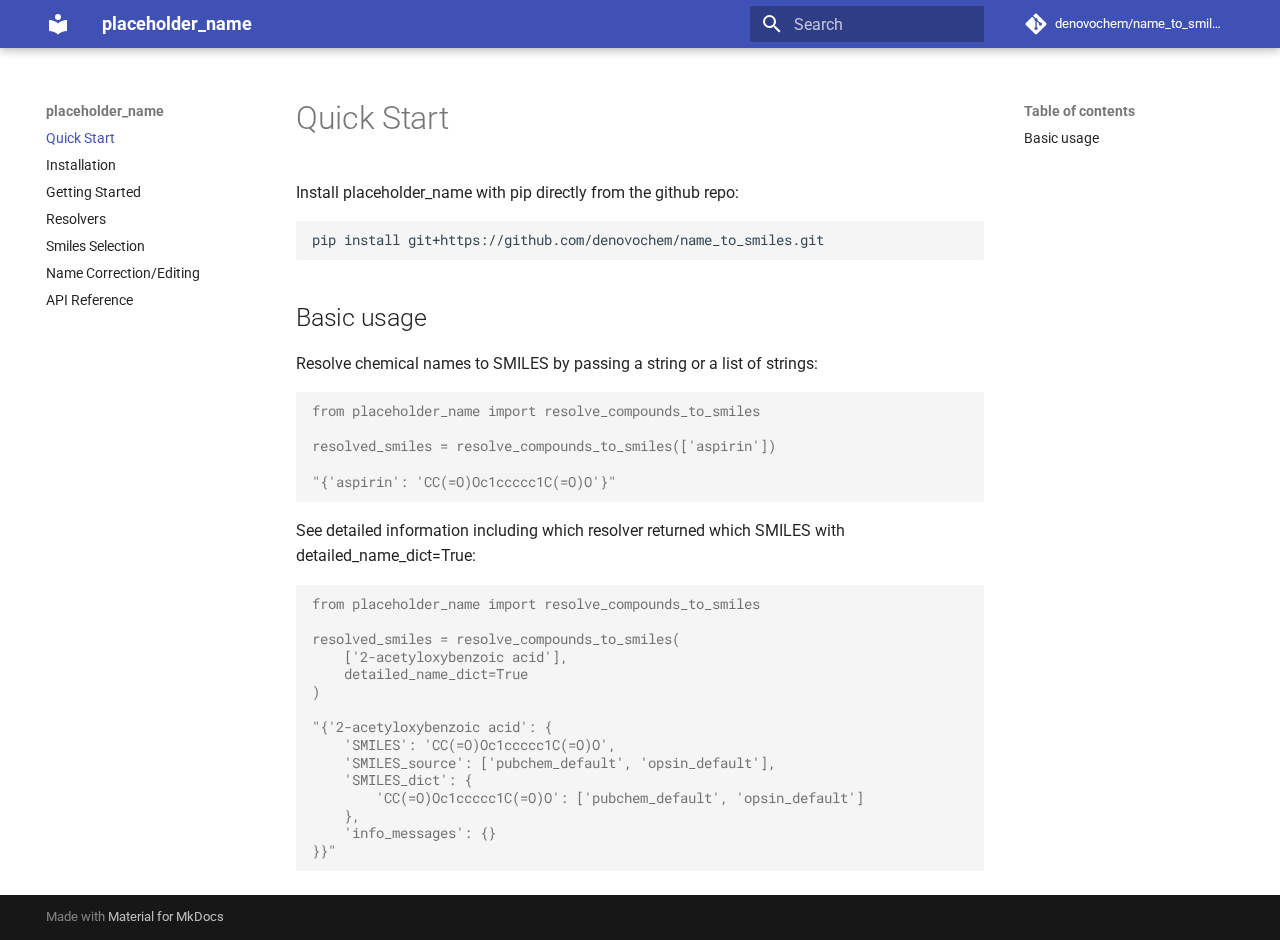
<file: index.html>
<!doctype html>
<html lang="en" class="no-js">
  <head>
    
      <meta charset="utf-8">
      <meta name="viewport" content="width=device-width,initial-scale=1">
      
        <meta name="description" content="Convert chemical names to SMILES">
      
      
      
      
      
        <link rel="next" href="installation/">
      
      
        
      
      
      <link rel="icon" href="assets/images/favicon.png">
      <meta name="generator" content="mkdocs-1.6.1, mkdocs-material-9.7.1">
    
    
      
        <title>placeholder_name</title>
      
    
    
      <link rel="stylesheet" href="assets/stylesheets/main.484c7ddc.min.css">
      
        
        <link rel="stylesheet" href="assets/stylesheets/palette.ab4e12ef.min.css">
      
      


    
    
      
    
    
      
        
        
        <link rel="preconnect" href="https://fonts.gstatic.com" crossorigin>
        <link rel="stylesheet" href="https://fonts.googleapis.com/css?family=Roboto:300,300i,400,400i,700,700i%7CRoboto+Mono:400,400i,700,700i&display=fallback">
        <style>:root{--md-text-font:"Roboto";--md-code-font:"Roboto Mono"}</style>
      
    
    
      <link rel="stylesheet" href="assets/_mkdocstrings.css">
    
      <link rel="stylesheet" href="stylesheets/extra.css">
    
    <script>__md_scope=new URL(".",location),__md_hash=e=>[...e].reduce(((e,_)=>(e<<5)-e+_.charCodeAt(0)),0),__md_get=(e,_=localStorage,t=__md_scope)=>JSON.parse(_.getItem(t.pathname+"."+e)),__md_set=(e,_,t=localStorage,a=__md_scope)=>{try{t.setItem(a.pathname+"."+e,JSON.stringify(_))}catch(e){}}</script>
    
      

    
    
  </head>
  
  
    
    
    
    
    
    <body dir="ltr" data-md-color-scheme="default" data-md-color-primary="indigo" data-md-color-accent="indigo">
  
    
    <input class="md-toggle" data-md-toggle="drawer" type="checkbox" id="__drawer" autocomplete="off">
    <input class="md-toggle" data-md-toggle="search" type="checkbox" id="__search" autocomplete="off">
    <label class="md-overlay" for="__drawer"></label>
    <div data-md-component="skip">
      
        
        <a href="#basic-usage" class="md-skip">
          Skip to content
        </a>
      
    </div>
    <div data-md-component="announce">
      
    </div>
    
    
      

  

<header class="md-header md-header--shadow" data-md-component="header">
  <nav class="md-header__inner md-grid" aria-label="Header">
    <a href="." title="placeholder_name" class="md-header__button md-logo" aria-label="placeholder_name" data-md-component="logo">
      
  
  <svg xmlns="http://www.w3.org/2000/svg" viewBox="0 0 24 24"><path d="M12 8a3 3 0 0 0 3-3 3 3 0 0 0-3-3 3 3 0 0 0-3 3 3 3 0 0 0 3 3m0 3.54C9.64 9.35 6.5 8 3 8v11c3.5 0 6.64 1.35 9 3.54 2.36-2.19 5.5-3.54 9-3.54V8c-3.5 0-6.64 1.35-9 3.54"/></svg>

    </a>
    <label class="md-header__button md-icon" for="__drawer">
      
      <svg xmlns="http://www.w3.org/2000/svg" viewBox="0 0 24 24"><path d="M3 6h18v2H3zm0 5h18v2H3zm0 5h18v2H3z"/></svg>
    </label>
    <div class="md-header__title" data-md-component="header-title">
      <div class="md-header__ellipsis">
        <div class="md-header__topic">
          <span class="md-ellipsis">
            placeholder_name
          </span>
        </div>
        <div class="md-header__topic" data-md-component="header-topic">
          <span class="md-ellipsis">
            
              Quick Start
            
          </span>
        </div>
      </div>
    </div>
    
      
    
    
    
    
      
      
        <label class="md-header__button md-icon" for="__search">
          
          <svg xmlns="http://www.w3.org/2000/svg" viewBox="0 0 24 24"><path d="M9.5 3A6.5 6.5 0 0 1 16 9.5c0 1.61-.59 3.09-1.56 4.23l.27.27h.79l5 5-1.5 1.5-5-5v-.79l-.27-.27A6.52 6.52 0 0 1 9.5 16 6.5 6.5 0 0 1 3 9.5 6.5 6.5 0 0 1 9.5 3m0 2C7 5 5 7 5 9.5S7 14 9.5 14 14 12 14 9.5 12 5 9.5 5"/></svg>
        </label>
        <div class="md-search" data-md-component="search" role="dialog">
  <label class="md-search__overlay" for="__search"></label>
  <div class="md-search__inner" role="search">
    <form class="md-search__form" name="search">
      <input type="text" class="md-search__input" name="query" aria-label="Search" placeholder="Search" autocapitalize="off" autocorrect="off" autocomplete="off" spellcheck="false" data-md-component="search-query" required>
      <label class="md-search__icon md-icon" for="__search">
        
        <svg xmlns="http://www.w3.org/2000/svg" viewBox="0 0 24 24"><path d="M9.5 3A6.5 6.5 0 0 1 16 9.5c0 1.61-.59 3.09-1.56 4.23l.27.27h.79l5 5-1.5 1.5-5-5v-.79l-.27-.27A6.52 6.52 0 0 1 9.5 16 6.5 6.5 0 0 1 3 9.5 6.5 6.5 0 0 1 9.5 3m0 2C7 5 5 7 5 9.5S7 14 9.5 14 14 12 14 9.5 12 5 9.5 5"/></svg>
        
        <svg xmlns="http://www.w3.org/2000/svg" viewBox="0 0 24 24"><path d="M20 11v2H8l5.5 5.5-1.42 1.42L4.16 12l7.92-7.92L13.5 5.5 8 11z"/></svg>
      </label>
      <nav class="md-search__options" aria-label="Search">
        
        <button type="reset" class="md-search__icon md-icon" title="Clear" aria-label="Clear" tabindex="-1">
          
          <svg xmlns="http://www.w3.org/2000/svg" viewBox="0 0 24 24"><path d="M19 6.41 17.59 5 12 10.59 6.41 5 5 6.41 10.59 12 5 17.59 6.41 19 12 13.41 17.59 19 19 17.59 13.41 12z"/></svg>
        </button>
      </nav>
      
        <div class="md-search__suggest" data-md-component="search-suggest"></div>
      
    </form>
    <div class="md-search__output">
      <div class="md-search__scrollwrap" tabindex="0" data-md-scrollfix>
        <div class="md-search-result" data-md-component="search-result">
          <div class="md-search-result__meta">
            Initializing search
          </div>
          <ol class="md-search-result__list" role="presentation"></ol>
        </div>
      </div>
    </div>
  </div>
</div>
      
    
    
      <div class="md-header__source">
        <a href="https://github.com/denovochem/name_to_smiles" title="Go to repository" class="md-source" data-md-component="source">
  <div class="md-source__icon md-icon">
    
    <svg xmlns="http://www.w3.org/2000/svg" viewBox="0 0 448 512"><!--! Font Awesome Free 7.1.0 by @fontawesome - https://fontawesome.com License - https://fontawesome.com/license/free (Icons: CC BY 4.0, Fonts: SIL OFL 1.1, Code: MIT License) Copyright 2025 Fonticons, Inc.--><path d="M439.6 236.1 244 40.5c-5.4-5.5-12.8-8.5-20.4-8.5s-15 3-20.4 8.4L162.5 81l51.5 51.5c27.1-9.1 52.7 16.8 43.4 43.7l49.7 49.7c34.2-11.8 61.2 31 35.5 56.7-26.5 26.5-70.2-2.9-56-37.3L240.3 199v121.9c25.3 12.5 22.3 41.8 9.1 55-6.4 6.4-15.2 10.1-24.3 10.1s-17.8-3.6-24.3-10.1c-17.6-17.6-11.1-46.9 11.2-56v-123c-20.8-8.5-24.6-30.7-18.6-45L142.6 101 8.5 235.1C3 240.6 0 247.9 0 255.5s3 15 8.5 20.4l195.6 195.7c5.4 5.4 12.7 8.4 20.4 8.4s15-3 20.4-8.4l194.7-194.7c5.4-5.4 8.4-12.8 8.4-20.4s-3-15-8.4-20.4"/></svg>
  </div>
  <div class="md-source__repository">
    denovochem/name_to_smiles
  </div>
</a>
      </div>
    
  </nav>
  
</header>
    
    <div class="md-container" data-md-component="container">
      
      
        
          
        
      
      <main class="md-main" data-md-component="main">
        <div class="md-main__inner md-grid">
          
            
              
              <div class="md-sidebar md-sidebar--primary" data-md-component="sidebar" data-md-type="navigation" >
                <div class="md-sidebar__scrollwrap">
                  <div class="md-sidebar__inner">
                    



<nav class="md-nav md-nav--primary" aria-label="Navigation" data-md-level="0">
  <label class="md-nav__title" for="__drawer">
    <a href="." title="placeholder_name" class="md-nav__button md-logo" aria-label="placeholder_name" data-md-component="logo">
      
  
  <svg xmlns="http://www.w3.org/2000/svg" viewBox="0 0 24 24"><path d="M12 8a3 3 0 0 0 3-3 3 3 0 0 0-3-3 3 3 0 0 0-3 3 3 3 0 0 0 3 3m0 3.54C9.64 9.35 6.5 8 3 8v11c3.5 0 6.64 1.35 9 3.54 2.36-2.19 5.5-3.54 9-3.54V8c-3.5 0-6.64 1.35-9 3.54"/></svg>

    </a>
    placeholder_name
  </label>
  
    <div class="md-nav__source">
      <a href="https://github.com/denovochem/name_to_smiles" title="Go to repository" class="md-source" data-md-component="source">
  <div class="md-source__icon md-icon">
    
    <svg xmlns="http://www.w3.org/2000/svg" viewBox="0 0 448 512"><!--! Font Awesome Free 7.1.0 by @fontawesome - https://fontawesome.com License - https://fontawesome.com/license/free (Icons: CC BY 4.0, Fonts: SIL OFL 1.1, Code: MIT License) Copyright 2025 Fonticons, Inc.--><path d="M439.6 236.1 244 40.5c-5.4-5.5-12.8-8.5-20.4-8.5s-15 3-20.4 8.4L162.5 81l51.5 51.5c27.1-9.1 52.7 16.8 43.4 43.7l49.7 49.7c34.2-11.8 61.2 31 35.5 56.7-26.5 26.5-70.2-2.9-56-37.3L240.3 199v121.9c25.3 12.5 22.3 41.8 9.1 55-6.4 6.4-15.2 10.1-24.3 10.1s-17.8-3.6-24.3-10.1c-17.6-17.6-11.1-46.9 11.2-56v-123c-20.8-8.5-24.6-30.7-18.6-45L142.6 101 8.5 235.1C3 240.6 0 247.9 0 255.5s3 15 8.5 20.4l195.6 195.7c5.4 5.4 12.7 8.4 20.4 8.4s15-3 20.4-8.4l194.7-194.7c5.4-5.4 8.4-12.8 8.4-20.4s-3-15-8.4-20.4"/></svg>
  </div>
  <div class="md-source__repository">
    denovochem/name_to_smiles
  </div>
</a>
    </div>
  
  <ul class="md-nav__list" data-md-scrollfix>
    
      
      
  
  
    
  
  
  
    <li class="md-nav__item md-nav__item--active">
      
      <input class="md-nav__toggle md-toggle" type="checkbox" id="__toc">
      
      
      
        <label class="md-nav__link md-nav__link--active" for="__toc">
          
  
  
  <span class="md-ellipsis">
    
  
    Quick Start
  

    
  </span>
  
  

          <span class="md-nav__icon md-icon"></span>
        </label>
      
      <a href="." class="md-nav__link md-nav__link--active">
        
  
  
  <span class="md-ellipsis">
    
  
    Quick Start
  

    
  </span>
  
  

      </a>
      
        

<nav class="md-nav md-nav--secondary" aria-label="Table of contents">
  
  
  
  
    <label class="md-nav__title" for="__toc">
      <span class="md-nav__icon md-icon"></span>
      Table of contents
    </label>
    <ul class="md-nav__list" data-md-component="toc" data-md-scrollfix>
      
        <li class="md-nav__item">
  <a href="#basic-usage" class="md-nav__link">
    <span class="md-ellipsis">
      
        Basic usage
      
    </span>
  </a>
  
</li>
      
    </ul>
  
</nav>
      
    </li>
  

    
      
      
  
  
  
  
    <li class="md-nav__item">
      <a href="installation/" class="md-nav__link">
        
  
  
  <span class="md-ellipsis">
    
  
    Installation
  

    
  </span>
  
  

      </a>
    </li>
  

    
      
      
  
  
  
  
    <li class="md-nav__item">
      <a href="getting_started/" class="md-nav__link">
        
  
  
  <span class="md-ellipsis">
    
  
    Getting Started
  

    
  </span>
  
  

      </a>
    </li>
  

    
      
      
  
  
  
  
    <li class="md-nav__item">
      <a href="resolvers/" class="md-nav__link">
        
  
  
  <span class="md-ellipsis">
    
  
    Resolvers
  

    
  </span>
  
  

      </a>
    </li>
  

    
      
      
  
  
  
  
    <li class="md-nav__item">
      <a href="smiles_selection/" class="md-nav__link">
        
  
  
  <span class="md-ellipsis">
    
  
    Smiles Selection
  

    
  </span>
  
  

      </a>
    </li>
  

    
      
      
  
  
  
  
    <li class="md-nav__item">
      <a href="name_manipulation/" class="md-nav__link">
        
  
  
  <span class="md-ellipsis">
    
  
    Name Correction/Editing
  

    
  </span>
  
  

      </a>
    </li>
  

    
      
      
  
  
  
  
    <li class="md-nav__item">
      <a href="reference/" class="md-nav__link">
        
  
  
  <span class="md-ellipsis">
    
  
    API Reference
  

    
  </span>
  
  

      </a>
    </li>
  

    
  </ul>
</nav>
                  </div>
                </div>
              </div>
            
            
              
              <div class="md-sidebar md-sidebar--secondary" data-md-component="sidebar" data-md-type="toc" >
                <div class="md-sidebar__scrollwrap">
                  <div class="md-sidebar__inner">
                    

<nav class="md-nav md-nav--secondary" aria-label="Table of contents">
  
  
  
  
    <label class="md-nav__title" for="__toc">
      <span class="md-nav__icon md-icon"></span>
      Table of contents
    </label>
    <ul class="md-nav__list" data-md-component="toc" data-md-scrollfix>
      
        <li class="md-nav__item">
  <a href="#basic-usage" class="md-nav__link">
    <span class="md-ellipsis">
      
        Basic usage
      
    </span>
  </a>
  
</li>
      
    </ul>
  
</nav>
                  </div>
                </div>
              </div>
            
          
          
            <div class="md-content" data-md-component="content">
              
              <article class="md-content__inner md-typeset">
                
                  


  
  


  <h1>Quick Start</h1>

<p>Install placeholder_name with pip directly from the github repo:</p>
<div class="highlight"><pre><span></span><code>pip<span class="w"> </span>install<span class="w"> </span>git+https://github.com/denovochem/name_to_smiles.git
</code></pre></div>
<h2 id="basic-usage">Basic usage</h2>
<p>Resolve chemical names to SMILES by passing a string or a list of strings:
<div class="highlight"><pre><span></span><code><span class="go">from placeholder_name import resolve_compounds_to_smiles</span>

<span class="go">resolved_smiles = resolve_compounds_to_smiles([&#39;aspirin&#39;])</span>

<span class="go">&quot;{&#39;aspirin&#39;: &#39;CC(=O)Oc1ccccc1C(=O)O&#39;}&quot;</span>
</code></pre></div></p>
<p>See detailed information including which resolver returned which SMILES with detailed_name_dict=True:
<div class="highlight"><pre><span></span><code><span class="go">from placeholder_name import resolve_compounds_to_smiles</span>

<span class="go">resolved_smiles = resolve_compounds_to_smiles(</span>
<span class="go">    [&#39;2-acetyloxybenzoic acid&#39;], </span>
<span class="go">    detailed_name_dict=True</span>
<span class="go">)</span>

<span class="go">&quot;{&#39;2-acetyloxybenzoic acid&#39;: {</span>
<span class="go">    &#39;SMILES&#39;: &#39;CC(=O)Oc1ccccc1C(=O)O&#39;,</span>
<span class="go">    &#39;SMILES_source&#39;: [&#39;pubchem_default&#39;, &#39;opsin_default&#39;],</span>
<span class="go">    &#39;SMILES_dict&#39;: {</span>
<span class="go">        &#39;CC(=O)Oc1ccccc1C(=O)O&#39;: [&#39;pubchem_default&#39;, &#39;opsin_default&#39;]</span>
<span class="go">    },</span>
<span class="go">    &#39;info_messages&#39;: {}</span>
<span class="go">}}&quot;</span>
</code></pre></div></p>












                
              </article>
            </div>
          
          
<script>var target=document.getElementById(location.hash.slice(1));target&&target.name&&(target.checked=target.name.startsWith("__tabbed_"))</script>
        </div>
        
      </main>
      
        <footer class="md-footer">
  
  <div class="md-footer-meta md-typeset">
    <div class="md-footer-meta__inner md-grid">
      <div class="md-copyright">
  
  
    Made with
    <a href="https://squidfunk.github.io/mkdocs-material/" target="_blank" rel="noopener">
      Material for MkDocs
    </a>
  
</div>
      
    </div>
  </div>
</footer>
      
    </div>
    <div class="md-dialog" data-md-component="dialog">
      <div class="md-dialog__inner md-typeset"></div>
    </div>
    
    
    
      
      
      <script id="__config" type="application/json">{"annotate": null, "base": ".", "features": ["navigation.sections", "navigation.expand", "search.suggest"], "search": "assets/javascripts/workers/search.2c215733.min.js", "tags": null, "translations": {"clipboard.copied": "Copied to clipboard", "clipboard.copy": "Copy to clipboard", "search.result.more.one": "1 more on this page", "search.result.more.other": "# more on this page", "search.result.none": "No matching documents", "search.result.one": "1 matching document", "search.result.other": "# matching documents", "search.result.placeholder": "Type to start searching", "search.result.term.missing": "Missing", "select.version": "Select version"}, "version": null}</script>
    
    
      <script src="assets/javascripts/bundle.79ae519e.min.js"></script>
      
    
  </body>
</html>
</file>
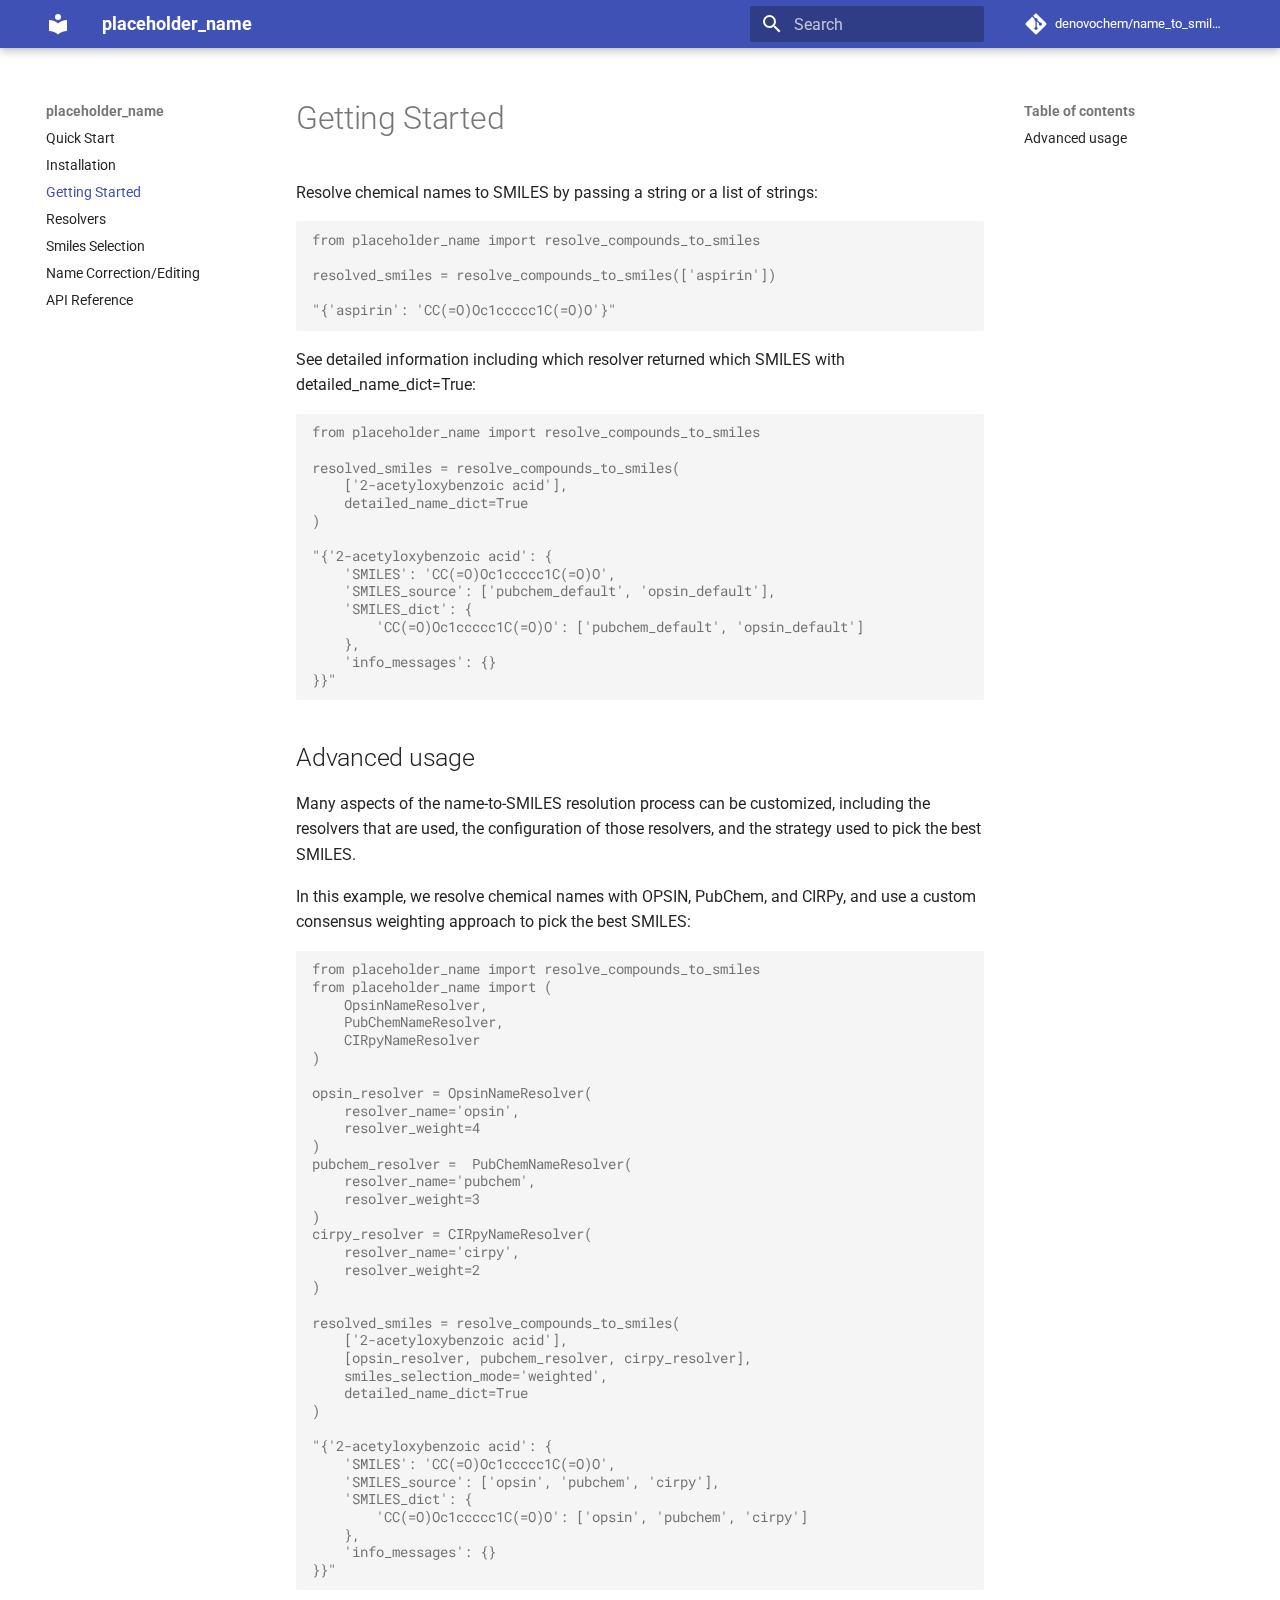
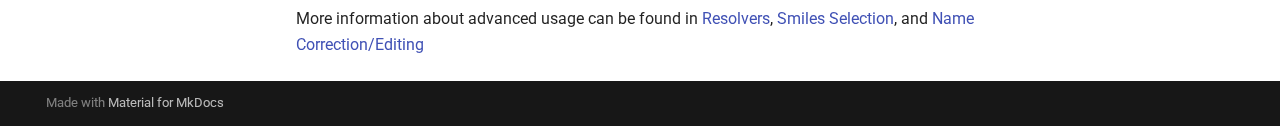
<file: getting_started/index.html>
<!doctype html>
<html lang="en" class="no-js">
  <head>
    
      <meta charset="utf-8">
      <meta name="viewport" content="width=device-width,initial-scale=1">
      
        <meta name="description" content="Convert chemical names to SMILES">
      
      
      
      
        <link rel="prev" href="../installation/">
      
      
        <link rel="next" href="../resolvers/">
      
      
        
      
      
      <link rel="icon" href="../assets/images/favicon.png">
      <meta name="generator" content="mkdocs-1.6.1, mkdocs-material-9.7.0">
    
    
      
        <title>Getting Started - placeholder_name</title>
      
    
    
      <link rel="stylesheet" href="../assets/stylesheets/main.618322db.min.css">
      
        
        <link rel="stylesheet" href="../assets/stylesheets/palette.ab4e12ef.min.css">
      
      


    
    
      
    
    
      
        
        
        <link rel="preconnect" href="https://fonts.gstatic.com" crossorigin>
        <link rel="stylesheet" href="https://fonts.googleapis.com/css?family=Roboto:300,300i,400,400i,700,700i%7CRoboto+Mono:400,400i,700,700i&display=fallback">
        <style>:root{--md-text-font:"Roboto";--md-code-font:"Roboto Mono"}</style>
      
    
    
      <link rel="stylesheet" href="../assets/_mkdocstrings.css">
    
      <link rel="stylesheet" href="../stylesheets/extra.css">
    
    <script>__md_scope=new URL("..",location),__md_hash=e=>[...e].reduce(((e,_)=>(e<<5)-e+_.charCodeAt(0)),0),__md_get=(e,_=localStorage,t=__md_scope)=>JSON.parse(_.getItem(t.pathname+"."+e)),__md_set=(e,_,t=localStorage,a=__md_scope)=>{try{t.setItem(a.pathname+"."+e,JSON.stringify(_))}catch(e){}}</script>
    
      

    
    
  </head>
  
  
    
    
    
    
    
    <body dir="ltr" data-md-color-scheme="default" data-md-color-primary="indigo" data-md-color-accent="indigo">
  
    
    <input class="md-toggle" data-md-toggle="drawer" type="checkbox" id="__drawer" autocomplete="off">
    <input class="md-toggle" data-md-toggle="search" type="checkbox" id="__search" autocomplete="off">
    <label class="md-overlay" for="__drawer"></label>
    <div data-md-component="skip">
      
        
        <a href="#advanced-usage" class="md-skip">
          Skip to content
        </a>
      
    </div>
    <div data-md-component="announce">
      
    </div>
    
    
      

  

<header class="md-header md-header--shadow" data-md-component="header">
  <nav class="md-header__inner md-grid" aria-label="Header">
    <a href=".." title="placeholder_name" class="md-header__button md-logo" aria-label="placeholder_name" data-md-component="logo">
      
  
  <svg xmlns="http://www.w3.org/2000/svg" viewBox="0 0 24 24"><path d="M12 8a3 3 0 0 0 3-3 3 3 0 0 0-3-3 3 3 0 0 0-3 3 3 3 0 0 0 3 3m0 3.54C9.64 9.35 6.5 8 3 8v11c3.5 0 6.64 1.35 9 3.54 2.36-2.19 5.5-3.54 9-3.54V8c-3.5 0-6.64 1.35-9 3.54"/></svg>

    </a>
    <label class="md-header__button md-icon" for="__drawer">
      
      <svg xmlns="http://www.w3.org/2000/svg" viewBox="0 0 24 24"><path d="M3 6h18v2H3zm0 5h18v2H3zm0 5h18v2H3z"/></svg>
    </label>
    <div class="md-header__title" data-md-component="header-title">
      <div class="md-header__ellipsis">
        <div class="md-header__topic">
          <span class="md-ellipsis">
            placeholder_name
          </span>
        </div>
        <div class="md-header__topic" data-md-component="header-topic">
          <span class="md-ellipsis">
            
              Getting Started
            
          </span>
        </div>
      </div>
    </div>
    
      
    
    
    
    
      
      
        <label class="md-header__button md-icon" for="__search">
          
          <svg xmlns="http://www.w3.org/2000/svg" viewBox="0 0 24 24"><path d="M9.5 3A6.5 6.5 0 0 1 16 9.5c0 1.61-.59 3.09-1.56 4.23l.27.27h.79l5 5-1.5 1.5-5-5v-.79l-.27-.27A6.52 6.52 0 0 1 9.5 16 6.5 6.5 0 0 1 3 9.5 6.5 6.5 0 0 1 9.5 3m0 2C7 5 5 7 5 9.5S7 14 9.5 14 14 12 14 9.5 12 5 9.5 5"/></svg>
        </label>
        <div class="md-search" data-md-component="search" role="dialog">
  <label class="md-search__overlay" for="__search"></label>
  <div class="md-search__inner" role="search">
    <form class="md-search__form" name="search">
      <input type="text" class="md-search__input" name="query" aria-label="Search" placeholder="Search" autocapitalize="off" autocorrect="off" autocomplete="off" spellcheck="false" data-md-component="search-query" required>
      <label class="md-search__icon md-icon" for="__search">
        
        <svg xmlns="http://www.w3.org/2000/svg" viewBox="0 0 24 24"><path d="M9.5 3A6.5 6.5 0 0 1 16 9.5c0 1.61-.59 3.09-1.56 4.23l.27.27h.79l5 5-1.5 1.5-5-5v-.79l-.27-.27A6.52 6.52 0 0 1 9.5 16 6.5 6.5 0 0 1 3 9.5 6.5 6.5 0 0 1 9.5 3m0 2C7 5 5 7 5 9.5S7 14 9.5 14 14 12 14 9.5 12 5 9.5 5"/></svg>
        
        <svg xmlns="http://www.w3.org/2000/svg" viewBox="0 0 24 24"><path d="M20 11v2H8l5.5 5.5-1.42 1.42L4.16 12l7.92-7.92L13.5 5.5 8 11z"/></svg>
      </label>
      <nav class="md-search__options" aria-label="Search">
        
        <button type="reset" class="md-search__icon md-icon" title="Clear" aria-label="Clear" tabindex="-1">
          
          <svg xmlns="http://www.w3.org/2000/svg" viewBox="0 0 24 24"><path d="M19 6.41 17.59 5 12 10.59 6.41 5 5 6.41 10.59 12 5 17.59 6.41 19 12 13.41 17.59 19 19 17.59 13.41 12z"/></svg>
        </button>
      </nav>
      
        <div class="md-search__suggest" data-md-component="search-suggest"></div>
      
    </form>
    <div class="md-search__output">
      <div class="md-search__scrollwrap" tabindex="0" data-md-scrollfix>
        <div class="md-search-result" data-md-component="search-result">
          <div class="md-search-result__meta">
            Initializing search
          </div>
          <ol class="md-search-result__list" role="presentation"></ol>
        </div>
      </div>
    </div>
  </div>
</div>
      
    
    
      <div class="md-header__source">
        <a href="https://github.com/denovochem/name_to_smiles" title="Go to repository" class="md-source" data-md-component="source">
  <div class="md-source__icon md-icon">
    
    <svg xmlns="http://www.w3.org/2000/svg" viewBox="0 0 448 512"><!--! Font Awesome Free 7.1.0 by @fontawesome - https://fontawesome.com License - https://fontawesome.com/license/free (Icons: CC BY 4.0, Fonts: SIL OFL 1.1, Code: MIT License) Copyright 2025 Fonticons, Inc.--><path d="M439.6 236.1 244 40.5c-5.4-5.5-12.8-8.5-20.4-8.5s-15 3-20.4 8.4L162.5 81l51.5 51.5c27.1-9.1 52.7 16.8 43.4 43.7l49.7 49.7c34.2-11.8 61.2 31 35.5 56.7-26.5 26.5-70.2-2.9-56-37.3L240.3 199v121.9c25.3 12.5 22.3 41.8 9.1 55-6.4 6.4-15.2 10.1-24.3 10.1s-17.8-3.6-24.3-10.1c-17.6-17.6-11.1-46.9 11.2-56v-123c-20.8-8.5-24.6-30.7-18.6-45L142.6 101 8.5 235.1C3 240.6 0 247.9 0 255.5s3 15 8.5 20.4l195.6 195.7c5.4 5.4 12.7 8.4 20.4 8.4s15-3 20.4-8.4l194.7-194.7c5.4-5.4 8.4-12.8 8.4-20.4s-3-15-8.4-20.4"/></svg>
  </div>
  <div class="md-source__repository">
    denovochem/name_to_smiles
  </div>
</a>
      </div>
    
  </nav>
  
</header>
    
    <div class="md-container" data-md-component="container">
      
      
        
          
        
      
      <main class="md-main" data-md-component="main">
        <div class="md-main__inner md-grid">
          
            
              
              <div class="md-sidebar md-sidebar--primary" data-md-component="sidebar" data-md-type="navigation" >
                <div class="md-sidebar__scrollwrap">
                  <div class="md-sidebar__inner">
                    



<nav class="md-nav md-nav--primary" aria-label="Navigation" data-md-level="0">
  <label class="md-nav__title" for="__drawer">
    <a href=".." title="placeholder_name" class="md-nav__button md-logo" aria-label="placeholder_name" data-md-component="logo">
      
  
  <svg xmlns="http://www.w3.org/2000/svg" viewBox="0 0 24 24"><path d="M12 8a3 3 0 0 0 3-3 3 3 0 0 0-3-3 3 3 0 0 0-3 3 3 3 0 0 0 3 3m0 3.54C9.64 9.35 6.5 8 3 8v11c3.5 0 6.64 1.35 9 3.54 2.36-2.19 5.5-3.54 9-3.54V8c-3.5 0-6.64 1.35-9 3.54"/></svg>

    </a>
    placeholder_name
  </label>
  
    <div class="md-nav__source">
      <a href="https://github.com/denovochem/name_to_smiles" title="Go to repository" class="md-source" data-md-component="source">
  <div class="md-source__icon md-icon">
    
    <svg xmlns="http://www.w3.org/2000/svg" viewBox="0 0 448 512"><!--! Font Awesome Free 7.1.0 by @fontawesome - https://fontawesome.com License - https://fontawesome.com/license/free (Icons: CC BY 4.0, Fonts: SIL OFL 1.1, Code: MIT License) Copyright 2025 Fonticons, Inc.--><path d="M439.6 236.1 244 40.5c-5.4-5.5-12.8-8.5-20.4-8.5s-15 3-20.4 8.4L162.5 81l51.5 51.5c27.1-9.1 52.7 16.8 43.4 43.7l49.7 49.7c34.2-11.8 61.2 31 35.5 56.7-26.5 26.5-70.2-2.9-56-37.3L240.3 199v121.9c25.3 12.5 22.3 41.8 9.1 55-6.4 6.4-15.2 10.1-24.3 10.1s-17.8-3.6-24.3-10.1c-17.6-17.6-11.1-46.9 11.2-56v-123c-20.8-8.5-24.6-30.7-18.6-45L142.6 101 8.5 235.1C3 240.6 0 247.9 0 255.5s3 15 8.5 20.4l195.6 195.7c5.4 5.4 12.7 8.4 20.4 8.4s15-3 20.4-8.4l194.7-194.7c5.4-5.4 8.4-12.8 8.4-20.4s-3-15-8.4-20.4"/></svg>
  </div>
  <div class="md-source__repository">
    denovochem/name_to_smiles
  </div>
</a>
    </div>
  
  <ul class="md-nav__list" data-md-scrollfix>
    
      
      
  
  
  
  
    <li class="md-nav__item">
      <a href=".." class="md-nav__link">
        
  
  
  <span class="md-ellipsis">
    
  
    Quick Start
  

    
  </span>
  
  

      </a>
    </li>
  

    
      
      
  
  
  
  
    <li class="md-nav__item">
      <a href="../installation/" class="md-nav__link">
        
  
  
  <span class="md-ellipsis">
    
  
    Installation
  

    
  </span>
  
  

      </a>
    </li>
  

    
      
      
  
  
    
  
  
  
    <li class="md-nav__item md-nav__item--active">
      
      <input class="md-nav__toggle md-toggle" type="checkbox" id="__toc">
      
      
      
        <label class="md-nav__link md-nav__link--active" for="__toc">
          
  
  
  <span class="md-ellipsis">
    
  
    Getting Started
  

    
  </span>
  
  

          <span class="md-nav__icon md-icon"></span>
        </label>
      
      <a href="./" class="md-nav__link md-nav__link--active">
        
  
  
  <span class="md-ellipsis">
    
  
    Getting Started
  

    
  </span>
  
  

      </a>
      
        

<nav class="md-nav md-nav--secondary" aria-label="Table of contents">
  
  
  
  
    <label class="md-nav__title" for="__toc">
      <span class="md-nav__icon md-icon"></span>
      Table of contents
    </label>
    <ul class="md-nav__list" data-md-component="toc" data-md-scrollfix>
      
        <li class="md-nav__item">
  <a href="#advanced-usage" class="md-nav__link">
    <span class="md-ellipsis">
      
        Advanced usage
      
    </span>
  </a>
  
</li>
      
    </ul>
  
</nav>
      
    </li>
  

    
      
      
  
  
  
  
    <li class="md-nav__item">
      <a href="../resolvers/" class="md-nav__link">
        
  
  
  <span class="md-ellipsis">
    
  
    Resolvers
  

    
  </span>
  
  

      </a>
    </li>
  

    
      
      
  
  
  
  
    <li class="md-nav__item">
      <a href="../smiles_selection/" class="md-nav__link">
        
  
  
  <span class="md-ellipsis">
    
  
    Smiles Selection
  

    
  </span>
  
  

      </a>
    </li>
  

    
      
      
  
  
  
  
    <li class="md-nav__item">
      <a href="../name_manipulation/" class="md-nav__link">
        
  
  
  <span class="md-ellipsis">
    
  
    Name Correction/Editing
  

    
  </span>
  
  

      </a>
    </li>
  

    
      
      
  
  
  
  
    <li class="md-nav__item">
      <a href="../reference/" class="md-nav__link">
        
  
  
  <span class="md-ellipsis">
    
  
    API Reference
  

    
  </span>
  
  

      </a>
    </li>
  

    
  </ul>
</nav>
                  </div>
                </div>
              </div>
            
            
              
              <div class="md-sidebar md-sidebar--secondary" data-md-component="sidebar" data-md-type="toc" >
                <div class="md-sidebar__scrollwrap">
                  <div class="md-sidebar__inner">
                    

<nav class="md-nav md-nav--secondary" aria-label="Table of contents">
  
  
  
  
    <label class="md-nav__title" for="__toc">
      <span class="md-nav__icon md-icon"></span>
      Table of contents
    </label>
    <ul class="md-nav__list" data-md-component="toc" data-md-scrollfix>
      
        <li class="md-nav__item">
  <a href="#advanced-usage" class="md-nav__link">
    <span class="md-ellipsis">
      
        Advanced usage
      
    </span>
  </a>
  
</li>
      
    </ul>
  
</nav>
                  </div>
                </div>
              </div>
            
          
          
            <div class="md-content" data-md-component="content">
              
              <article class="md-content__inner md-typeset">
                
                  


  
  


  <h1>Getting Started</h1>

<p>Resolve chemical names to SMILES by passing a string or a list of strings:
<div class="highlight"><pre><span></span><code><span class="go">from placeholder_name import resolve_compounds_to_smiles</span>

<span class="go">resolved_smiles = resolve_compounds_to_smiles([&#39;aspirin&#39;])</span>

<span class="go">&quot;{&#39;aspirin&#39;: &#39;CC(=O)Oc1ccccc1C(=O)O&#39;}&quot;</span>
</code></pre></div></p>
<p>See detailed information including which resolver returned which SMILES with detailed_name_dict=True:
<div class="highlight"><pre><span></span><code><span class="go">from placeholder_name import resolve_compounds_to_smiles</span>

<span class="go">resolved_smiles = resolve_compounds_to_smiles(</span>
<span class="go">    [&#39;2-acetyloxybenzoic acid&#39;], </span>
<span class="go">    detailed_name_dict=True</span>
<span class="go">)</span>

<span class="go">&quot;{&#39;2-acetyloxybenzoic acid&#39;: {</span>
<span class="go">    &#39;SMILES&#39;: &#39;CC(=O)Oc1ccccc1C(=O)O&#39;,</span>
<span class="go">    &#39;SMILES_source&#39;: [&#39;pubchem_default&#39;, &#39;opsin_default&#39;],</span>
<span class="go">    &#39;SMILES_dict&#39;: {</span>
<span class="go">        &#39;CC(=O)Oc1ccccc1C(=O)O&#39;: [&#39;pubchem_default&#39;, &#39;opsin_default&#39;]</span>
<span class="go">    },</span>
<span class="go">    &#39;info_messages&#39;: {}</span>
<span class="go">}}&quot;</span>
</code></pre></div></p>
<h2 id="advanced-usage">Advanced usage</h2>
<p>Many aspects of the name-to-SMILES resolution process can be customized, including the resolvers that are used, the configuration of those resolvers, and the strategy used to pick the best SMILES.</p>
<p>In this example, we resolve chemical names with OPSIN, PubChem, and CIRPy, and use a custom consensus weighting approach to pick the best SMILES:
<div class="highlight"><pre><span></span><code><span class="go">from placeholder_name import resolve_compounds_to_smiles</span>
<span class="go">from placeholder_name import (</span>
<span class="go">    OpsinNameResolver, </span>
<span class="go">    PubChemNameResolver, </span>
<span class="go">    CIRpyNameResolver</span>
<span class="go">)</span>

<span class="go">opsin_resolver = OpsinNameResolver(</span>
<span class="go">    resolver_name=&#39;opsin&#39;, </span>
<span class="go">    resolver_weight=4</span>
<span class="go">)</span>
<span class="go">pubchem_resolver =  PubChemNameResolver(</span>
<span class="go">    resolver_name=&#39;pubchem&#39;, </span>
<span class="go">    resolver_weight=3</span>
<span class="go">)</span>
<span class="go">cirpy_resolver = CIRpyNameResolver(</span>
<span class="go">    resolver_name=&#39;cirpy&#39;, </span>
<span class="go">    resolver_weight=2</span>
<span class="go">)</span>

<span class="go">resolved_smiles = resolve_compounds_to_smiles(</span>
<span class="go">    [&#39;2-acetyloxybenzoic acid&#39;],</span>
<span class="go">    [opsin_resolver, pubchem_resolver, cirpy_resolver],</span>
<span class="go">    smiles_selection_mode=&#39;weighted&#39;,</span>
<span class="go">    detailed_name_dict=True</span>
<span class="go">)</span>

<span class="go">&quot;{&#39;2-acetyloxybenzoic acid&#39;: {</span>
<span class="go">    &#39;SMILES&#39;: &#39;CC(=O)Oc1ccccc1C(=O)O&#39;,</span>
<span class="go">    &#39;SMILES_source&#39;: [&#39;opsin&#39;, &#39;pubchem&#39;, &#39;cirpy&#39;],</span>
<span class="go">    &#39;SMILES_dict&#39;: {</span>
<span class="go">        &#39;CC(=O)Oc1ccccc1C(=O)O&#39;: [&#39;opsin&#39;, &#39;pubchem&#39;, &#39;cirpy&#39;]</span>
<span class="go">    },</span>
<span class="go">    &#39;info_messages&#39;: {}</span>
<span class="go">}}&quot;</span>
</code></pre></div></p>
<p>More information about advanced usage can be found in <a href="../resolvers/">Resolvers</a>, <a href="../smiles_selection/">Smiles Selection</a>, and <a href="../name_manipulation/">Name Correction/Editing</a></p>












                
              </article>
            </div>
          
          
<script>var target=document.getElementById(location.hash.slice(1));target&&target.name&&(target.checked=target.name.startsWith("__tabbed_"))</script>
        </div>
        
      </main>
      
        <footer class="md-footer">
  
  <div class="md-footer-meta md-typeset">
    <div class="md-footer-meta__inner md-grid">
      <div class="md-copyright">
  
  
    Made with
    <a href="https://squidfunk.github.io/mkdocs-material/" target="_blank" rel="noopener">
      Material for MkDocs
    </a>
  
</div>
      
    </div>
  </div>
</footer>
      
    </div>
    <div class="md-dialog" data-md-component="dialog">
      <div class="md-dialog__inner md-typeset"></div>
    </div>
    
    
    
      
      
      <script id="__config" type="application/json">{"annotate": null, "base": "..", "features": ["navigation.sections", "navigation.expand", "search.suggest"], "search": "../assets/javascripts/workers/search.7a47a382.min.js", "tags": null, "translations": {"clipboard.copied": "Copied to clipboard", "clipboard.copy": "Copy to clipboard", "search.result.more.one": "1 more on this page", "search.result.more.other": "# more on this page", "search.result.none": "No matching documents", "search.result.one": "1 matching document", "search.result.other": "# matching documents", "search.result.placeholder": "Type to start searching", "search.result.term.missing": "Missing", "select.version": "Select version"}, "version": null}</script>
    
    
      <script src="../assets/javascripts/bundle.e71a0d61.min.js"></script>
      
    
  </body>
</html>
</file>
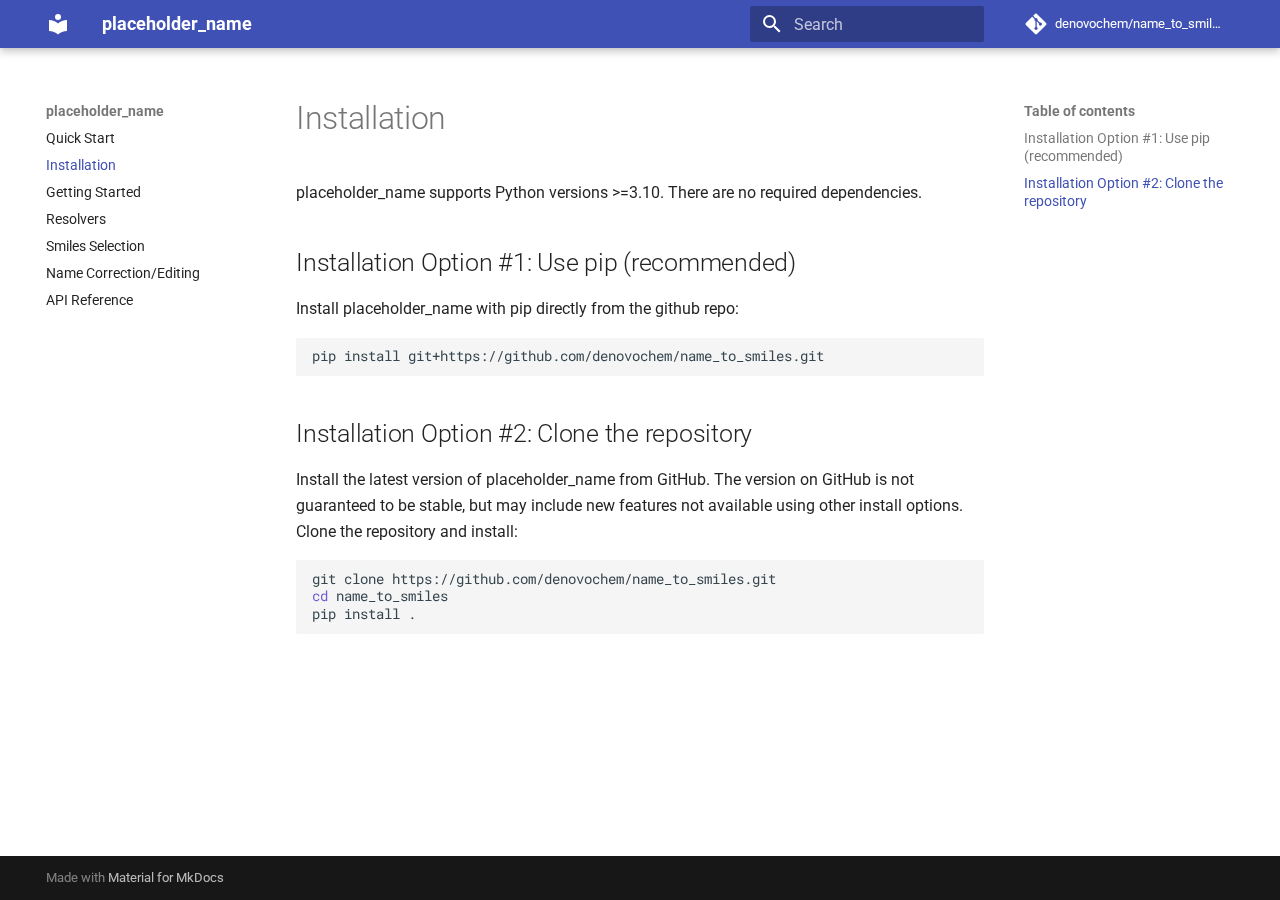
<file: installation/index.html>
<!doctype html>
<html lang="en" class="no-js">
  <head>
    
      <meta charset="utf-8">
      <meta name="viewport" content="width=device-width,initial-scale=1">
      
        <meta name="description" content="Convert chemical names to SMILES">
      
      
      
      
        <link rel="prev" href="..">
      
      
        <link rel="next" href="../getting_started/">
      
      
        
      
      
      <link rel="icon" href="../assets/images/favicon.png">
      <meta name="generator" content="mkdocs-1.6.1, mkdocs-material-9.7.1">
    
    
      
        <title>Installation - placeholder_name</title>
      
    
    
      <link rel="stylesheet" href="../assets/stylesheets/main.484c7ddc.min.css">
      
        
        <link rel="stylesheet" href="../assets/stylesheets/palette.ab4e12ef.min.css">
      
      


    
    
      
    
    
      
        
        
        <link rel="preconnect" href="https://fonts.gstatic.com" crossorigin>
        <link rel="stylesheet" href="https://fonts.googleapis.com/css?family=Roboto:300,300i,400,400i,700,700i%7CRoboto+Mono:400,400i,700,700i&display=fallback">
        <style>:root{--md-text-font:"Roboto";--md-code-font:"Roboto Mono"}</style>
      
    
    
      <link rel="stylesheet" href="../assets/_mkdocstrings.css">
    
      <link rel="stylesheet" href="../stylesheets/extra.css">
    
    <script>__md_scope=new URL("..",location),__md_hash=e=>[...e].reduce(((e,_)=>(e<<5)-e+_.charCodeAt(0)),0),__md_get=(e,_=localStorage,t=__md_scope)=>JSON.parse(_.getItem(t.pathname+"."+e)),__md_set=(e,_,t=localStorage,a=__md_scope)=>{try{t.setItem(a.pathname+"."+e,JSON.stringify(_))}catch(e){}}</script>
    
      

    
    
  </head>
  
  
    
    
    
    
    
    <body dir="ltr" data-md-color-scheme="default" data-md-color-primary="indigo" data-md-color-accent="indigo">
  
    
    <input class="md-toggle" data-md-toggle="drawer" type="checkbox" id="__drawer" autocomplete="off">
    <input class="md-toggle" data-md-toggle="search" type="checkbox" id="__search" autocomplete="off">
    <label class="md-overlay" for="__drawer"></label>
    <div data-md-component="skip">
      
        
        <a href="#installation-option-1-use-pip-recommended" class="md-skip">
          Skip to content
        </a>
      
    </div>
    <div data-md-component="announce">
      
    </div>
    
    
      

  

<header class="md-header md-header--shadow" data-md-component="header">
  <nav class="md-header__inner md-grid" aria-label="Header">
    <a href=".." title="placeholder_name" class="md-header__button md-logo" aria-label="placeholder_name" data-md-component="logo">
      
  
  <svg xmlns="http://www.w3.org/2000/svg" viewBox="0 0 24 24"><path d="M12 8a3 3 0 0 0 3-3 3 3 0 0 0-3-3 3 3 0 0 0-3 3 3 3 0 0 0 3 3m0 3.54C9.64 9.35 6.5 8 3 8v11c3.5 0 6.64 1.35 9 3.54 2.36-2.19 5.5-3.54 9-3.54V8c-3.5 0-6.64 1.35-9 3.54"/></svg>

    </a>
    <label class="md-header__button md-icon" for="__drawer">
      
      <svg xmlns="http://www.w3.org/2000/svg" viewBox="0 0 24 24"><path d="M3 6h18v2H3zm0 5h18v2H3zm0 5h18v2H3z"/></svg>
    </label>
    <div class="md-header__title" data-md-component="header-title">
      <div class="md-header__ellipsis">
        <div class="md-header__topic">
          <span class="md-ellipsis">
            placeholder_name
          </span>
        </div>
        <div class="md-header__topic" data-md-component="header-topic">
          <span class="md-ellipsis">
            
              Installation
            
          </span>
        </div>
      </div>
    </div>
    
      
    
    
    
    
      
      
        <label class="md-header__button md-icon" for="__search">
          
          <svg xmlns="http://www.w3.org/2000/svg" viewBox="0 0 24 24"><path d="M9.5 3A6.5 6.5 0 0 1 16 9.5c0 1.61-.59 3.09-1.56 4.23l.27.27h.79l5 5-1.5 1.5-5-5v-.79l-.27-.27A6.52 6.52 0 0 1 9.5 16 6.5 6.5 0 0 1 3 9.5 6.5 6.5 0 0 1 9.5 3m0 2C7 5 5 7 5 9.5S7 14 9.5 14 14 12 14 9.5 12 5 9.5 5"/></svg>
        </label>
        <div class="md-search" data-md-component="search" role="dialog">
  <label class="md-search__overlay" for="__search"></label>
  <div class="md-search__inner" role="search">
    <form class="md-search__form" name="search">
      <input type="text" class="md-search__input" name="query" aria-label="Search" placeholder="Search" autocapitalize="off" autocorrect="off" autocomplete="off" spellcheck="false" data-md-component="search-query" required>
      <label class="md-search__icon md-icon" for="__search">
        
        <svg xmlns="http://www.w3.org/2000/svg" viewBox="0 0 24 24"><path d="M9.5 3A6.5 6.5 0 0 1 16 9.5c0 1.61-.59 3.09-1.56 4.23l.27.27h.79l5 5-1.5 1.5-5-5v-.79l-.27-.27A6.52 6.52 0 0 1 9.5 16 6.5 6.5 0 0 1 3 9.5 6.5 6.5 0 0 1 9.5 3m0 2C7 5 5 7 5 9.5S7 14 9.5 14 14 12 14 9.5 12 5 9.5 5"/></svg>
        
        <svg xmlns="http://www.w3.org/2000/svg" viewBox="0 0 24 24"><path d="M20 11v2H8l5.5 5.5-1.42 1.42L4.16 12l7.92-7.92L13.5 5.5 8 11z"/></svg>
      </label>
      <nav class="md-search__options" aria-label="Search">
        
        <button type="reset" class="md-search__icon md-icon" title="Clear" aria-label="Clear" tabindex="-1">
          
          <svg xmlns="http://www.w3.org/2000/svg" viewBox="0 0 24 24"><path d="M19 6.41 17.59 5 12 10.59 6.41 5 5 6.41 10.59 12 5 17.59 6.41 19 12 13.41 17.59 19 19 17.59 13.41 12z"/></svg>
        </button>
      </nav>
      
        <div class="md-search__suggest" data-md-component="search-suggest"></div>
      
    </form>
    <div class="md-search__output">
      <div class="md-search__scrollwrap" tabindex="0" data-md-scrollfix>
        <div class="md-search-result" data-md-component="search-result">
          <div class="md-search-result__meta">
            Initializing search
          </div>
          <ol class="md-search-result__list" role="presentation"></ol>
        </div>
      </div>
    </div>
  </div>
</div>
      
    
    
      <div class="md-header__source">
        <a href="https://github.com/denovochem/name_to_smiles" title="Go to repository" class="md-source" data-md-component="source">
  <div class="md-source__icon md-icon">
    
    <svg xmlns="http://www.w3.org/2000/svg" viewBox="0 0 448 512"><!--! Font Awesome Free 7.1.0 by @fontawesome - https://fontawesome.com License - https://fontawesome.com/license/free (Icons: CC BY 4.0, Fonts: SIL OFL 1.1, Code: MIT License) Copyright 2025 Fonticons, Inc.--><path d="M439.6 236.1 244 40.5c-5.4-5.5-12.8-8.5-20.4-8.5s-15 3-20.4 8.4L162.5 81l51.5 51.5c27.1-9.1 52.7 16.8 43.4 43.7l49.7 49.7c34.2-11.8 61.2 31 35.5 56.7-26.5 26.5-70.2-2.9-56-37.3L240.3 199v121.9c25.3 12.5 22.3 41.8 9.1 55-6.4 6.4-15.2 10.1-24.3 10.1s-17.8-3.6-24.3-10.1c-17.6-17.6-11.1-46.9 11.2-56v-123c-20.8-8.5-24.6-30.7-18.6-45L142.6 101 8.5 235.1C3 240.6 0 247.9 0 255.5s3 15 8.5 20.4l195.6 195.7c5.4 5.4 12.7 8.4 20.4 8.4s15-3 20.4-8.4l194.7-194.7c5.4-5.4 8.4-12.8 8.4-20.4s-3-15-8.4-20.4"/></svg>
  </div>
  <div class="md-source__repository">
    denovochem/name_to_smiles
  </div>
</a>
      </div>
    
  </nav>
  
</header>
    
    <div class="md-container" data-md-component="container">
      
      
        
          
        
      
      <main class="md-main" data-md-component="main">
        <div class="md-main__inner md-grid">
          
            
              
              <div class="md-sidebar md-sidebar--primary" data-md-component="sidebar" data-md-type="navigation" >
                <div class="md-sidebar__scrollwrap">
                  <div class="md-sidebar__inner">
                    



<nav class="md-nav md-nav--primary" aria-label="Navigation" data-md-level="0">
  <label class="md-nav__title" for="__drawer">
    <a href=".." title="placeholder_name" class="md-nav__button md-logo" aria-label="placeholder_name" data-md-component="logo">
      
  
  <svg xmlns="http://www.w3.org/2000/svg" viewBox="0 0 24 24"><path d="M12 8a3 3 0 0 0 3-3 3 3 0 0 0-3-3 3 3 0 0 0-3 3 3 3 0 0 0 3 3m0 3.54C9.64 9.35 6.5 8 3 8v11c3.5 0 6.64 1.35 9 3.54 2.36-2.19 5.5-3.54 9-3.54V8c-3.5 0-6.64 1.35-9 3.54"/></svg>

    </a>
    placeholder_name
  </label>
  
    <div class="md-nav__source">
      <a href="https://github.com/denovochem/name_to_smiles" title="Go to repository" class="md-source" data-md-component="source">
  <div class="md-source__icon md-icon">
    
    <svg xmlns="http://www.w3.org/2000/svg" viewBox="0 0 448 512"><!--! Font Awesome Free 7.1.0 by @fontawesome - https://fontawesome.com License - https://fontawesome.com/license/free (Icons: CC BY 4.0, Fonts: SIL OFL 1.1, Code: MIT License) Copyright 2025 Fonticons, Inc.--><path d="M439.6 236.1 244 40.5c-5.4-5.5-12.8-8.5-20.4-8.5s-15 3-20.4 8.4L162.5 81l51.5 51.5c27.1-9.1 52.7 16.8 43.4 43.7l49.7 49.7c34.2-11.8 61.2 31 35.5 56.7-26.5 26.5-70.2-2.9-56-37.3L240.3 199v121.9c25.3 12.5 22.3 41.8 9.1 55-6.4 6.4-15.2 10.1-24.3 10.1s-17.8-3.6-24.3-10.1c-17.6-17.6-11.1-46.9 11.2-56v-123c-20.8-8.5-24.6-30.7-18.6-45L142.6 101 8.5 235.1C3 240.6 0 247.9 0 255.5s3 15 8.5 20.4l195.6 195.7c5.4 5.4 12.7 8.4 20.4 8.4s15-3 20.4-8.4l194.7-194.7c5.4-5.4 8.4-12.8 8.4-20.4s-3-15-8.4-20.4"/></svg>
  </div>
  <div class="md-source__repository">
    denovochem/name_to_smiles
  </div>
</a>
    </div>
  
  <ul class="md-nav__list" data-md-scrollfix>
    
      
      
  
  
  
  
    <li class="md-nav__item">
      <a href=".." class="md-nav__link">
        
  
  
  <span class="md-ellipsis">
    
  
    Quick Start
  

    
  </span>
  
  

      </a>
    </li>
  

    
      
      
  
  
    
  
  
  
    <li class="md-nav__item md-nav__item--active">
      
      <input class="md-nav__toggle md-toggle" type="checkbox" id="__toc">
      
      
      
        <label class="md-nav__link md-nav__link--active" for="__toc">
          
  
  
  <span class="md-ellipsis">
    
  
    Installation
  

    
  </span>
  
  

          <span class="md-nav__icon md-icon"></span>
        </label>
      
      <a href="./" class="md-nav__link md-nav__link--active">
        
  
  
  <span class="md-ellipsis">
    
  
    Installation
  

    
  </span>
  
  

      </a>
      
        

<nav class="md-nav md-nav--secondary" aria-label="Table of contents">
  
  
  
  
    <label class="md-nav__title" for="__toc">
      <span class="md-nav__icon md-icon"></span>
      Table of contents
    </label>
    <ul class="md-nav__list" data-md-component="toc" data-md-scrollfix>
      
        <li class="md-nav__item">
  <a href="#installation-option-1-use-pip-recommended" class="md-nav__link">
    <span class="md-ellipsis">
      
        Installation Option #1: Use pip (recommended)
      
    </span>
  </a>
  
</li>
      
        <li class="md-nav__item">
  <a href="#installation-option-2-clone-the-repository" class="md-nav__link">
    <span class="md-ellipsis">
      
        Installation Option #2: Clone the repository
      
    </span>
  </a>
  
</li>
      
    </ul>
  
</nav>
      
    </li>
  

    
      
      
  
  
  
  
    <li class="md-nav__item">
      <a href="../getting_started/" class="md-nav__link">
        
  
  
  <span class="md-ellipsis">
    
  
    Getting Started
  

    
  </span>
  
  

      </a>
    </li>
  

    
      
      
  
  
  
  
    <li class="md-nav__item">
      <a href="../resolvers/" class="md-nav__link">
        
  
  
  <span class="md-ellipsis">
    
  
    Resolvers
  

    
  </span>
  
  

      </a>
    </li>
  

    
      
      
  
  
  
  
    <li class="md-nav__item">
      <a href="../smiles_selection/" class="md-nav__link">
        
  
  
  <span class="md-ellipsis">
    
  
    Smiles Selection
  

    
  </span>
  
  

      </a>
    </li>
  

    
      
      
  
  
  
  
    <li class="md-nav__item">
      <a href="../name_manipulation/" class="md-nav__link">
        
  
  
  <span class="md-ellipsis">
    
  
    Name Correction/Editing
  

    
  </span>
  
  

      </a>
    </li>
  

    
      
      
  
  
  
  
    <li class="md-nav__item">
      <a href="../reference/" class="md-nav__link">
        
  
  
  <span class="md-ellipsis">
    
  
    API Reference
  

    
  </span>
  
  

      </a>
    </li>
  

    
  </ul>
</nav>
                  </div>
                </div>
              </div>
            
            
              
              <div class="md-sidebar md-sidebar--secondary" data-md-component="sidebar" data-md-type="toc" >
                <div class="md-sidebar__scrollwrap">
                  <div class="md-sidebar__inner">
                    

<nav class="md-nav md-nav--secondary" aria-label="Table of contents">
  
  
  
  
    <label class="md-nav__title" for="__toc">
      <span class="md-nav__icon md-icon"></span>
      Table of contents
    </label>
    <ul class="md-nav__list" data-md-component="toc" data-md-scrollfix>
      
        <li class="md-nav__item">
  <a href="#installation-option-1-use-pip-recommended" class="md-nav__link">
    <span class="md-ellipsis">
      
        Installation Option #1: Use pip (recommended)
      
    </span>
  </a>
  
</li>
      
        <li class="md-nav__item">
  <a href="#installation-option-2-clone-the-repository" class="md-nav__link">
    <span class="md-ellipsis">
      
        Installation Option #2: Clone the repository
      
    </span>
  </a>
  
</li>
      
    </ul>
  
</nav>
                  </div>
                </div>
              </div>
            
          
          
            <div class="md-content" data-md-component="content">
              
              <article class="md-content__inner md-typeset">
                
                  


  
  


  <h1>Installation</h1>

<p>placeholder_name supports Python versions &gt;=3.10. There are no required dependencies.</p>
<h2 id="installation-option-1-use-pip-recommended">Installation Option #1: Use pip (recommended)</h2>
<p>Install placeholder_name with pip directly from the github repo:</p>
<div class="highlight"><pre><span></span><code>pip<span class="w"> </span>install<span class="w"> </span>git+https://github.com/denovochem/name_to_smiles.git
</code></pre></div>
<h2 id="installation-option-2-clone-the-repository">Installation Option #2: Clone the repository</h2>
<p>Install the latest version of placeholder_name from GitHub. The version on GitHub is not guaranteed to be stable, but may include new features not available using other install options. Clone the repository and install:</p>
<div class="highlight"><pre><span></span><code>git<span class="w"> </span>clone<span class="w"> </span>https://github.com/denovochem/name_to_smiles.git
<span class="nb">cd</span><span class="w"> </span>name_to_smiles
pip<span class="w"> </span>install<span class="w"> </span>.
</code></pre></div>












                
              </article>
            </div>
          
          
<script>var target=document.getElementById(location.hash.slice(1));target&&target.name&&(target.checked=target.name.startsWith("__tabbed_"))</script>
        </div>
        
      </main>
      
        <footer class="md-footer">
  
  <div class="md-footer-meta md-typeset">
    <div class="md-footer-meta__inner md-grid">
      <div class="md-copyright">
  
  
    Made with
    <a href="https://squidfunk.github.io/mkdocs-material/" target="_blank" rel="noopener">
      Material for MkDocs
    </a>
  
</div>
      
    </div>
  </div>
</footer>
      
    </div>
    <div class="md-dialog" data-md-component="dialog">
      <div class="md-dialog__inner md-typeset"></div>
    </div>
    
    
    
      
      
      <script id="__config" type="application/json">{"annotate": null, "base": "..", "features": ["navigation.sections", "navigation.expand", "search.suggest"], "search": "../assets/javascripts/workers/search.2c215733.min.js", "tags": null, "translations": {"clipboard.copied": "Copied to clipboard", "clipboard.copy": "Copy to clipboard", "search.result.more.one": "1 more on this page", "search.result.more.other": "# more on this page", "search.result.none": "No matching documents", "search.result.one": "1 matching document", "search.result.other": "# matching documents", "search.result.placeholder": "Type to start searching", "search.result.term.missing": "Missing", "select.version": "Select version"}, "version": null}</script>
    
    
      <script src="../assets/javascripts/bundle.79ae519e.min.js"></script>
      
    
  </body>
</html>
</file>
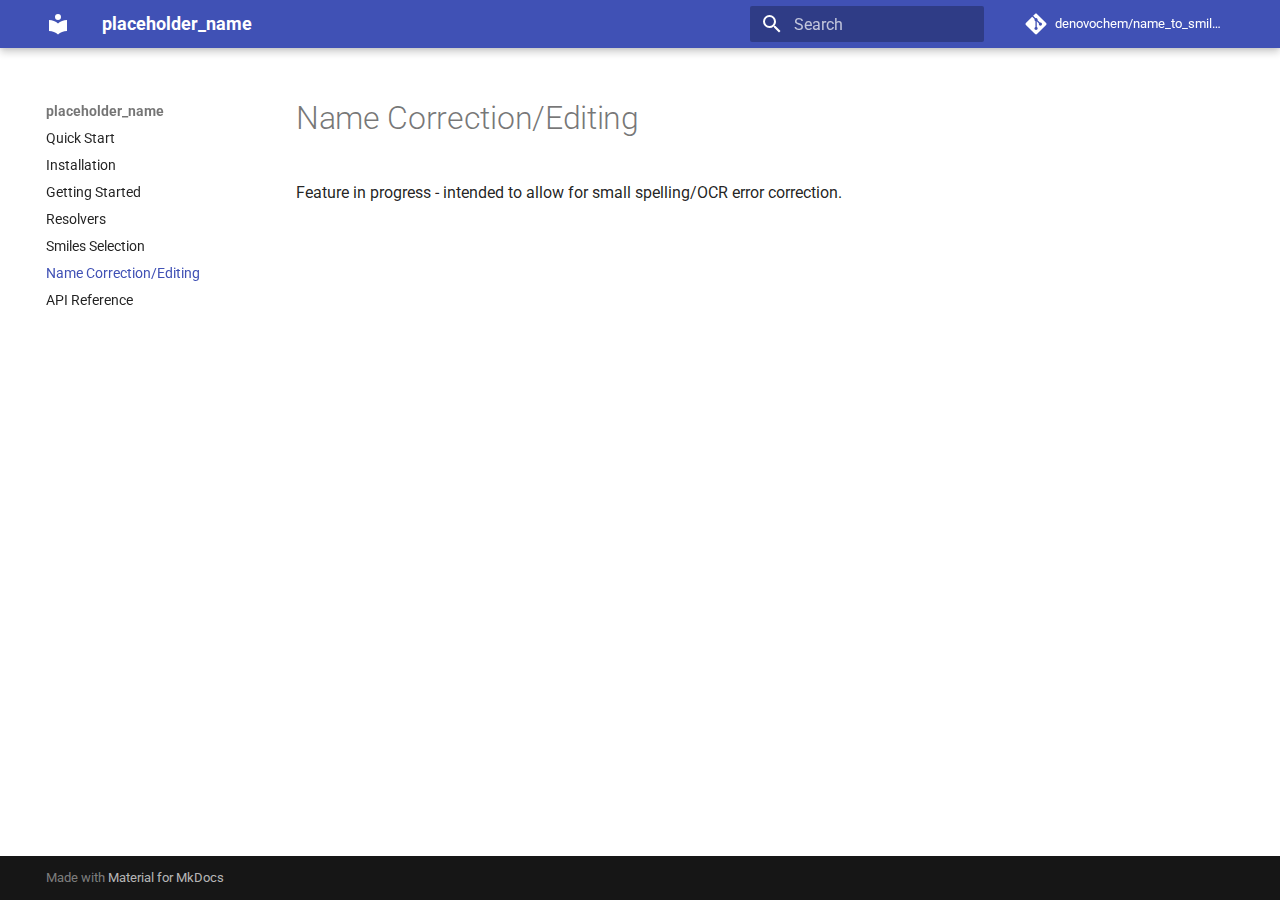
<file: name_manipulation/index.html>
<!doctype html>
<html lang="en" class="no-js">
  <head>
    
      <meta charset="utf-8">
      <meta name="viewport" content="width=device-width,initial-scale=1">
      
        <meta name="description" content="Convert chemical names to SMILES">
      
      
      
      
        <link rel="prev" href="../smiles_selection/">
      
      
        <link rel="next" href="../reference/">
      
      
        
      
      
      <link rel="icon" href="../assets/images/favicon.png">
      <meta name="generator" content="mkdocs-1.6.1, mkdocs-material-9.7.0">
    
    
      
        <title>Name Correction/Editing - placeholder_name</title>
      
    
    
      <link rel="stylesheet" href="../assets/stylesheets/main.618322db.min.css">
      
        
        <link rel="stylesheet" href="../assets/stylesheets/palette.ab4e12ef.min.css">
      
      


    
    
      
    
    
      
        
        
        <link rel="preconnect" href="https://fonts.gstatic.com" crossorigin>
        <link rel="stylesheet" href="https://fonts.googleapis.com/css?family=Roboto:300,300i,400,400i,700,700i%7CRoboto+Mono:400,400i,700,700i&display=fallback">
        <style>:root{--md-text-font:"Roboto";--md-code-font:"Roboto Mono"}</style>
      
    
    
      <link rel="stylesheet" href="../assets/_mkdocstrings.css">
    
      <link rel="stylesheet" href="../stylesheets/extra.css">
    
    <script>__md_scope=new URL("..",location),__md_hash=e=>[...e].reduce(((e,_)=>(e<<5)-e+_.charCodeAt(0)),0),__md_get=(e,_=localStorage,t=__md_scope)=>JSON.parse(_.getItem(t.pathname+"."+e)),__md_set=(e,_,t=localStorage,a=__md_scope)=>{try{t.setItem(a.pathname+"."+e,JSON.stringify(_))}catch(e){}}</script>
    
      

    
    
  </head>
  
  
    
    
    
    
    
    <body dir="ltr" data-md-color-scheme="default" data-md-color-primary="indigo" data-md-color-accent="indigo">
  
    
    <input class="md-toggle" data-md-toggle="drawer" type="checkbox" id="__drawer" autocomplete="off">
    <input class="md-toggle" data-md-toggle="search" type="checkbox" id="__search" autocomplete="off">
    <label class="md-overlay" for="__drawer"></label>
    <div data-md-component="skip">
      
    </div>
    <div data-md-component="announce">
      
    </div>
    
    
      

  

<header class="md-header md-header--shadow" data-md-component="header">
  <nav class="md-header__inner md-grid" aria-label="Header">
    <a href=".." title="placeholder_name" class="md-header__button md-logo" aria-label="placeholder_name" data-md-component="logo">
      
  
  <svg xmlns="http://www.w3.org/2000/svg" viewBox="0 0 24 24"><path d="M12 8a3 3 0 0 0 3-3 3 3 0 0 0-3-3 3 3 0 0 0-3 3 3 3 0 0 0 3 3m0 3.54C9.64 9.35 6.5 8 3 8v11c3.5 0 6.64 1.35 9 3.54 2.36-2.19 5.5-3.54 9-3.54V8c-3.5 0-6.64 1.35-9 3.54"/></svg>

    </a>
    <label class="md-header__button md-icon" for="__drawer">
      
      <svg xmlns="http://www.w3.org/2000/svg" viewBox="0 0 24 24"><path d="M3 6h18v2H3zm0 5h18v2H3zm0 5h18v2H3z"/></svg>
    </label>
    <div class="md-header__title" data-md-component="header-title">
      <div class="md-header__ellipsis">
        <div class="md-header__topic">
          <span class="md-ellipsis">
            placeholder_name
          </span>
        </div>
        <div class="md-header__topic" data-md-component="header-topic">
          <span class="md-ellipsis">
            
              Name Correction/Editing
            
          </span>
        </div>
      </div>
    </div>
    
      
    
    
    
    
      
      
        <label class="md-header__button md-icon" for="__search">
          
          <svg xmlns="http://www.w3.org/2000/svg" viewBox="0 0 24 24"><path d="M9.5 3A6.5 6.5 0 0 1 16 9.5c0 1.61-.59 3.09-1.56 4.23l.27.27h.79l5 5-1.5 1.5-5-5v-.79l-.27-.27A6.52 6.52 0 0 1 9.5 16 6.5 6.5 0 0 1 3 9.5 6.5 6.5 0 0 1 9.5 3m0 2C7 5 5 7 5 9.5S7 14 9.5 14 14 12 14 9.5 12 5 9.5 5"/></svg>
        </label>
        <div class="md-search" data-md-component="search" role="dialog">
  <label class="md-search__overlay" for="__search"></label>
  <div class="md-search__inner" role="search">
    <form class="md-search__form" name="search">
      <input type="text" class="md-search__input" name="query" aria-label="Search" placeholder="Search" autocapitalize="off" autocorrect="off" autocomplete="off" spellcheck="false" data-md-component="search-query" required>
      <label class="md-search__icon md-icon" for="__search">
        
        <svg xmlns="http://www.w3.org/2000/svg" viewBox="0 0 24 24"><path d="M9.5 3A6.5 6.5 0 0 1 16 9.5c0 1.61-.59 3.09-1.56 4.23l.27.27h.79l5 5-1.5 1.5-5-5v-.79l-.27-.27A6.52 6.52 0 0 1 9.5 16 6.5 6.5 0 0 1 3 9.5 6.5 6.5 0 0 1 9.5 3m0 2C7 5 5 7 5 9.5S7 14 9.5 14 14 12 14 9.5 12 5 9.5 5"/></svg>
        
        <svg xmlns="http://www.w3.org/2000/svg" viewBox="0 0 24 24"><path d="M20 11v2H8l5.5 5.5-1.42 1.42L4.16 12l7.92-7.92L13.5 5.5 8 11z"/></svg>
      </label>
      <nav class="md-search__options" aria-label="Search">
        
        <button type="reset" class="md-search__icon md-icon" title="Clear" aria-label="Clear" tabindex="-1">
          
          <svg xmlns="http://www.w3.org/2000/svg" viewBox="0 0 24 24"><path d="M19 6.41 17.59 5 12 10.59 6.41 5 5 6.41 10.59 12 5 17.59 6.41 19 12 13.41 17.59 19 19 17.59 13.41 12z"/></svg>
        </button>
      </nav>
      
        <div class="md-search__suggest" data-md-component="search-suggest"></div>
      
    </form>
    <div class="md-search__output">
      <div class="md-search__scrollwrap" tabindex="0" data-md-scrollfix>
        <div class="md-search-result" data-md-component="search-result">
          <div class="md-search-result__meta">
            Initializing search
          </div>
          <ol class="md-search-result__list" role="presentation"></ol>
        </div>
      </div>
    </div>
  </div>
</div>
      
    
    
      <div class="md-header__source">
        <a href="https://github.com/denovochem/name_to_smiles" title="Go to repository" class="md-source" data-md-component="source">
  <div class="md-source__icon md-icon">
    
    <svg xmlns="http://www.w3.org/2000/svg" viewBox="0 0 448 512"><!--! Font Awesome Free 7.1.0 by @fontawesome - https://fontawesome.com License - https://fontawesome.com/license/free (Icons: CC BY 4.0, Fonts: SIL OFL 1.1, Code: MIT License) Copyright 2025 Fonticons, Inc.--><path d="M439.6 236.1 244 40.5c-5.4-5.5-12.8-8.5-20.4-8.5s-15 3-20.4 8.4L162.5 81l51.5 51.5c27.1-9.1 52.7 16.8 43.4 43.7l49.7 49.7c34.2-11.8 61.2 31 35.5 56.7-26.5 26.5-70.2-2.9-56-37.3L240.3 199v121.9c25.3 12.5 22.3 41.8 9.1 55-6.4 6.4-15.2 10.1-24.3 10.1s-17.8-3.6-24.3-10.1c-17.6-17.6-11.1-46.9 11.2-56v-123c-20.8-8.5-24.6-30.7-18.6-45L142.6 101 8.5 235.1C3 240.6 0 247.9 0 255.5s3 15 8.5 20.4l195.6 195.7c5.4 5.4 12.7 8.4 20.4 8.4s15-3 20.4-8.4l194.7-194.7c5.4-5.4 8.4-12.8 8.4-20.4s-3-15-8.4-20.4"/></svg>
  </div>
  <div class="md-source__repository">
    denovochem/name_to_smiles
  </div>
</a>
      </div>
    
  </nav>
  
</header>
    
    <div class="md-container" data-md-component="container">
      
      
        
          
        
      
      <main class="md-main" data-md-component="main">
        <div class="md-main__inner md-grid">
          
            
              
              <div class="md-sidebar md-sidebar--primary" data-md-component="sidebar" data-md-type="navigation" >
                <div class="md-sidebar__scrollwrap">
                  <div class="md-sidebar__inner">
                    



<nav class="md-nav md-nav--primary" aria-label="Navigation" data-md-level="0">
  <label class="md-nav__title" for="__drawer">
    <a href=".." title="placeholder_name" class="md-nav__button md-logo" aria-label="placeholder_name" data-md-component="logo">
      
  
  <svg xmlns="http://www.w3.org/2000/svg" viewBox="0 0 24 24"><path d="M12 8a3 3 0 0 0 3-3 3 3 0 0 0-3-3 3 3 0 0 0-3 3 3 3 0 0 0 3 3m0 3.54C9.64 9.35 6.5 8 3 8v11c3.5 0 6.64 1.35 9 3.54 2.36-2.19 5.5-3.54 9-3.54V8c-3.5 0-6.64 1.35-9 3.54"/></svg>

    </a>
    placeholder_name
  </label>
  
    <div class="md-nav__source">
      <a href="https://github.com/denovochem/name_to_smiles" title="Go to repository" class="md-source" data-md-component="source">
  <div class="md-source__icon md-icon">
    
    <svg xmlns="http://www.w3.org/2000/svg" viewBox="0 0 448 512"><!--! Font Awesome Free 7.1.0 by @fontawesome - https://fontawesome.com License - https://fontawesome.com/license/free (Icons: CC BY 4.0, Fonts: SIL OFL 1.1, Code: MIT License) Copyright 2025 Fonticons, Inc.--><path d="M439.6 236.1 244 40.5c-5.4-5.5-12.8-8.5-20.4-8.5s-15 3-20.4 8.4L162.5 81l51.5 51.5c27.1-9.1 52.7 16.8 43.4 43.7l49.7 49.7c34.2-11.8 61.2 31 35.5 56.7-26.5 26.5-70.2-2.9-56-37.3L240.3 199v121.9c25.3 12.5 22.3 41.8 9.1 55-6.4 6.4-15.2 10.1-24.3 10.1s-17.8-3.6-24.3-10.1c-17.6-17.6-11.1-46.9 11.2-56v-123c-20.8-8.5-24.6-30.7-18.6-45L142.6 101 8.5 235.1C3 240.6 0 247.9 0 255.5s3 15 8.5 20.4l195.6 195.7c5.4 5.4 12.7 8.4 20.4 8.4s15-3 20.4-8.4l194.7-194.7c5.4-5.4 8.4-12.8 8.4-20.4s-3-15-8.4-20.4"/></svg>
  </div>
  <div class="md-source__repository">
    denovochem/name_to_smiles
  </div>
</a>
    </div>
  
  <ul class="md-nav__list" data-md-scrollfix>
    
      
      
  
  
  
  
    <li class="md-nav__item">
      <a href=".." class="md-nav__link">
        
  
  
  <span class="md-ellipsis">
    
  
    Quick Start
  

    
  </span>
  
  

      </a>
    </li>
  

    
      
      
  
  
  
  
    <li class="md-nav__item">
      <a href="../installation/" class="md-nav__link">
        
  
  
  <span class="md-ellipsis">
    
  
    Installation
  

    
  </span>
  
  

      </a>
    </li>
  

    
      
      
  
  
  
  
    <li class="md-nav__item">
      <a href="../getting_started/" class="md-nav__link">
        
  
  
  <span class="md-ellipsis">
    
  
    Getting Started
  

    
  </span>
  
  

      </a>
    </li>
  

    
      
      
  
  
  
  
    <li class="md-nav__item">
      <a href="../resolvers/" class="md-nav__link">
        
  
  
  <span class="md-ellipsis">
    
  
    Resolvers
  

    
  </span>
  
  

      </a>
    </li>
  

    
      
      
  
  
  
  
    <li class="md-nav__item">
      <a href="../smiles_selection/" class="md-nav__link">
        
  
  
  <span class="md-ellipsis">
    
  
    Smiles Selection
  

    
  </span>
  
  

      </a>
    </li>
  

    
      
      
  
  
    
  
  
  
    <li class="md-nav__item md-nav__item--active">
      
      <input class="md-nav__toggle md-toggle" type="checkbox" id="__toc">
      
      
      
      <a href="./" class="md-nav__link md-nav__link--active">
        
  
  
  <span class="md-ellipsis">
    
  
    Name Correction/Editing
  

    
  </span>
  
  

      </a>
      
    </li>
  

    
      
      
  
  
  
  
    <li class="md-nav__item">
      <a href="../reference/" class="md-nav__link">
        
  
  
  <span class="md-ellipsis">
    
  
    API Reference
  

    
  </span>
  
  

      </a>
    </li>
  

    
  </ul>
</nav>
                  </div>
                </div>
              </div>
            
            
              
              <div class="md-sidebar md-sidebar--secondary" data-md-component="sidebar" data-md-type="toc" >
                <div class="md-sidebar__scrollwrap">
                  <div class="md-sidebar__inner">
                    

<nav class="md-nav md-nav--secondary" aria-label="Table of contents">
  
  
  
  
</nav>
                  </div>
                </div>
              </div>
            
          
          
            <div class="md-content" data-md-component="content">
              
              <article class="md-content__inner md-typeset">
                
                  


  
  


  <h1>Name Correction/Editing</h1>

<p>Feature in progress - intended to allow for small spelling/OCR error correction.</p>












                
              </article>
            </div>
          
          
<script>var target=document.getElementById(location.hash.slice(1));target&&target.name&&(target.checked=target.name.startsWith("__tabbed_"))</script>
        </div>
        
      </main>
      
        <footer class="md-footer">
  
  <div class="md-footer-meta md-typeset">
    <div class="md-footer-meta__inner md-grid">
      <div class="md-copyright">
  
  
    Made with
    <a href="https://squidfunk.github.io/mkdocs-material/" target="_blank" rel="noopener">
      Material for MkDocs
    </a>
  
</div>
      
    </div>
  </div>
</footer>
      
    </div>
    <div class="md-dialog" data-md-component="dialog">
      <div class="md-dialog__inner md-typeset"></div>
    </div>
    
    
    
      
      
      <script id="__config" type="application/json">{"annotate": null, "base": "..", "features": ["navigation.sections", "navigation.expand", "search.suggest"], "search": "../assets/javascripts/workers/search.7a47a382.min.js", "tags": null, "translations": {"clipboard.copied": "Copied to clipboard", "clipboard.copy": "Copy to clipboard", "search.result.more.one": "1 more on this page", "search.result.more.other": "# more on this page", "search.result.none": "No matching documents", "search.result.one": "1 matching document", "search.result.other": "# matching documents", "search.result.placeholder": "Type to start searching", "search.result.term.missing": "Missing", "select.version": "Select version"}, "version": null}</script>
    
    
      <script src="../assets/javascripts/bundle.e71a0d61.min.js"></script>
      
    
  </body>
</html>
</file>
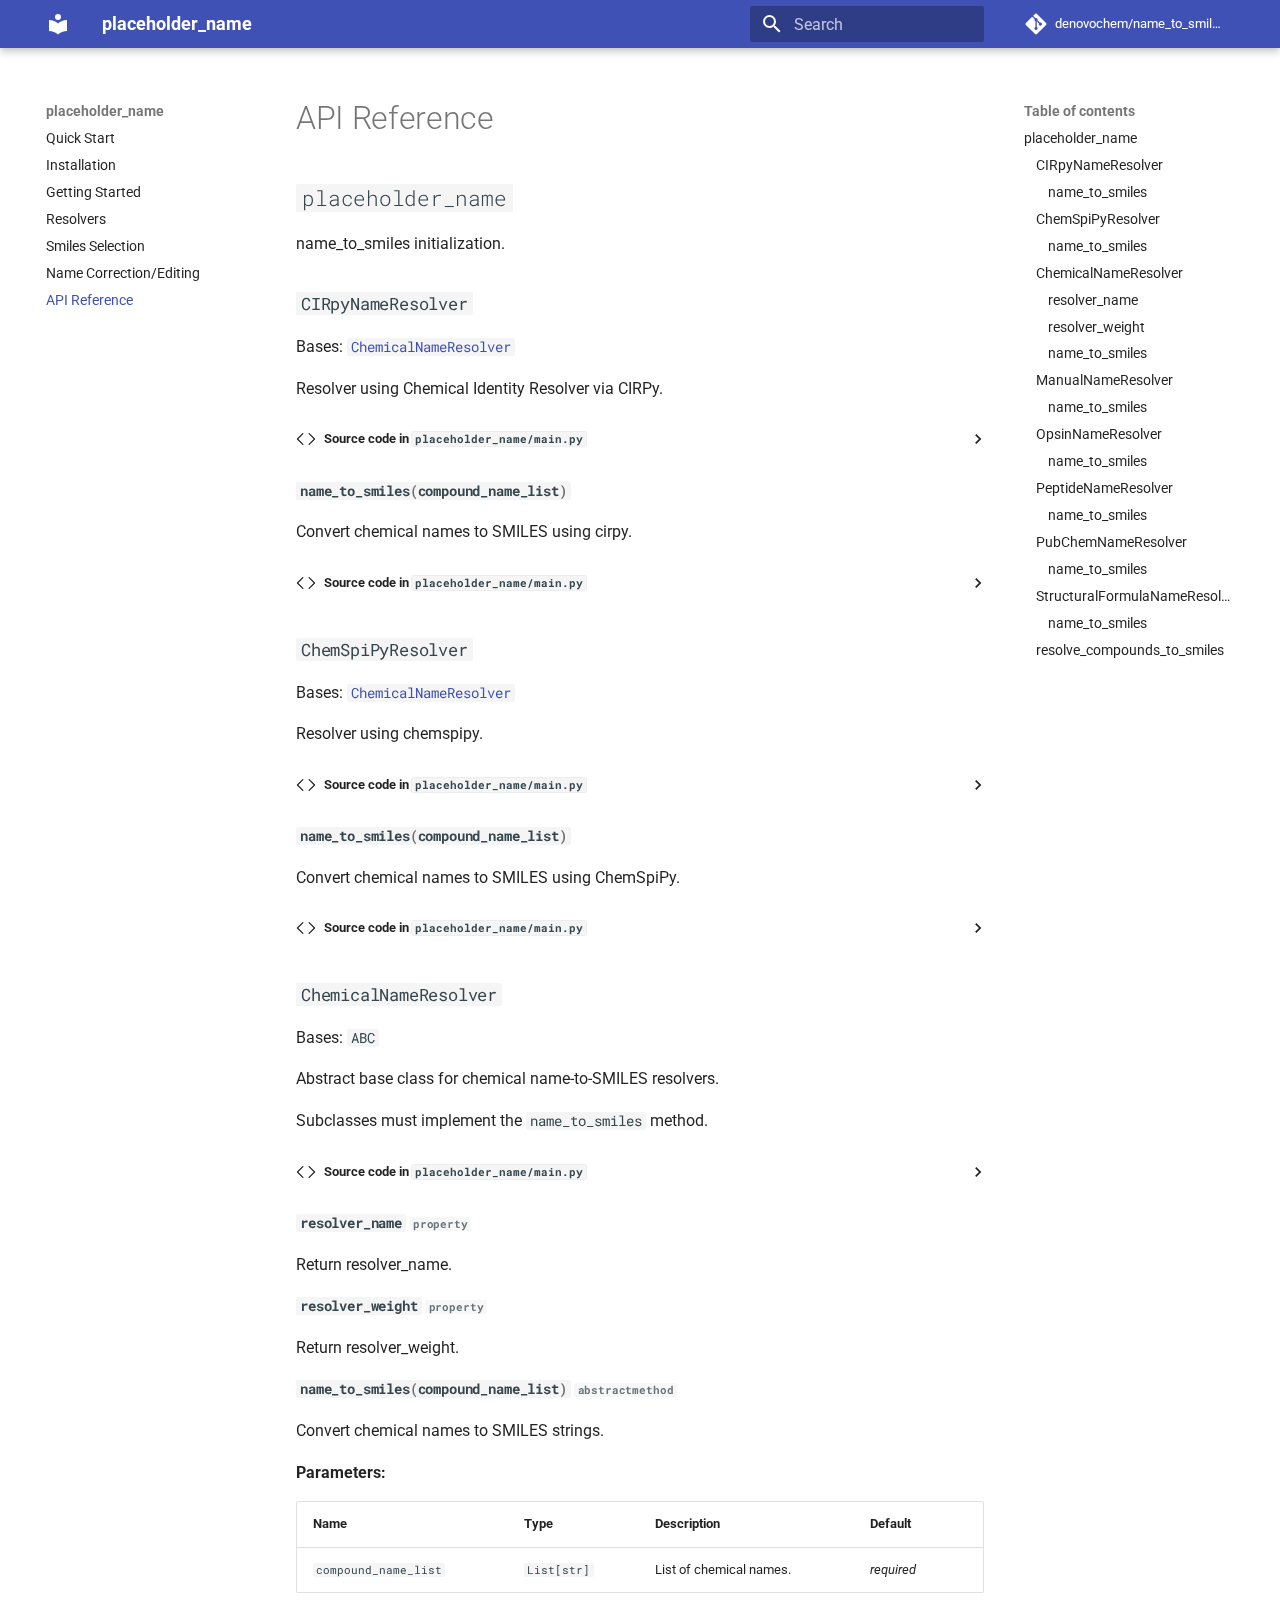
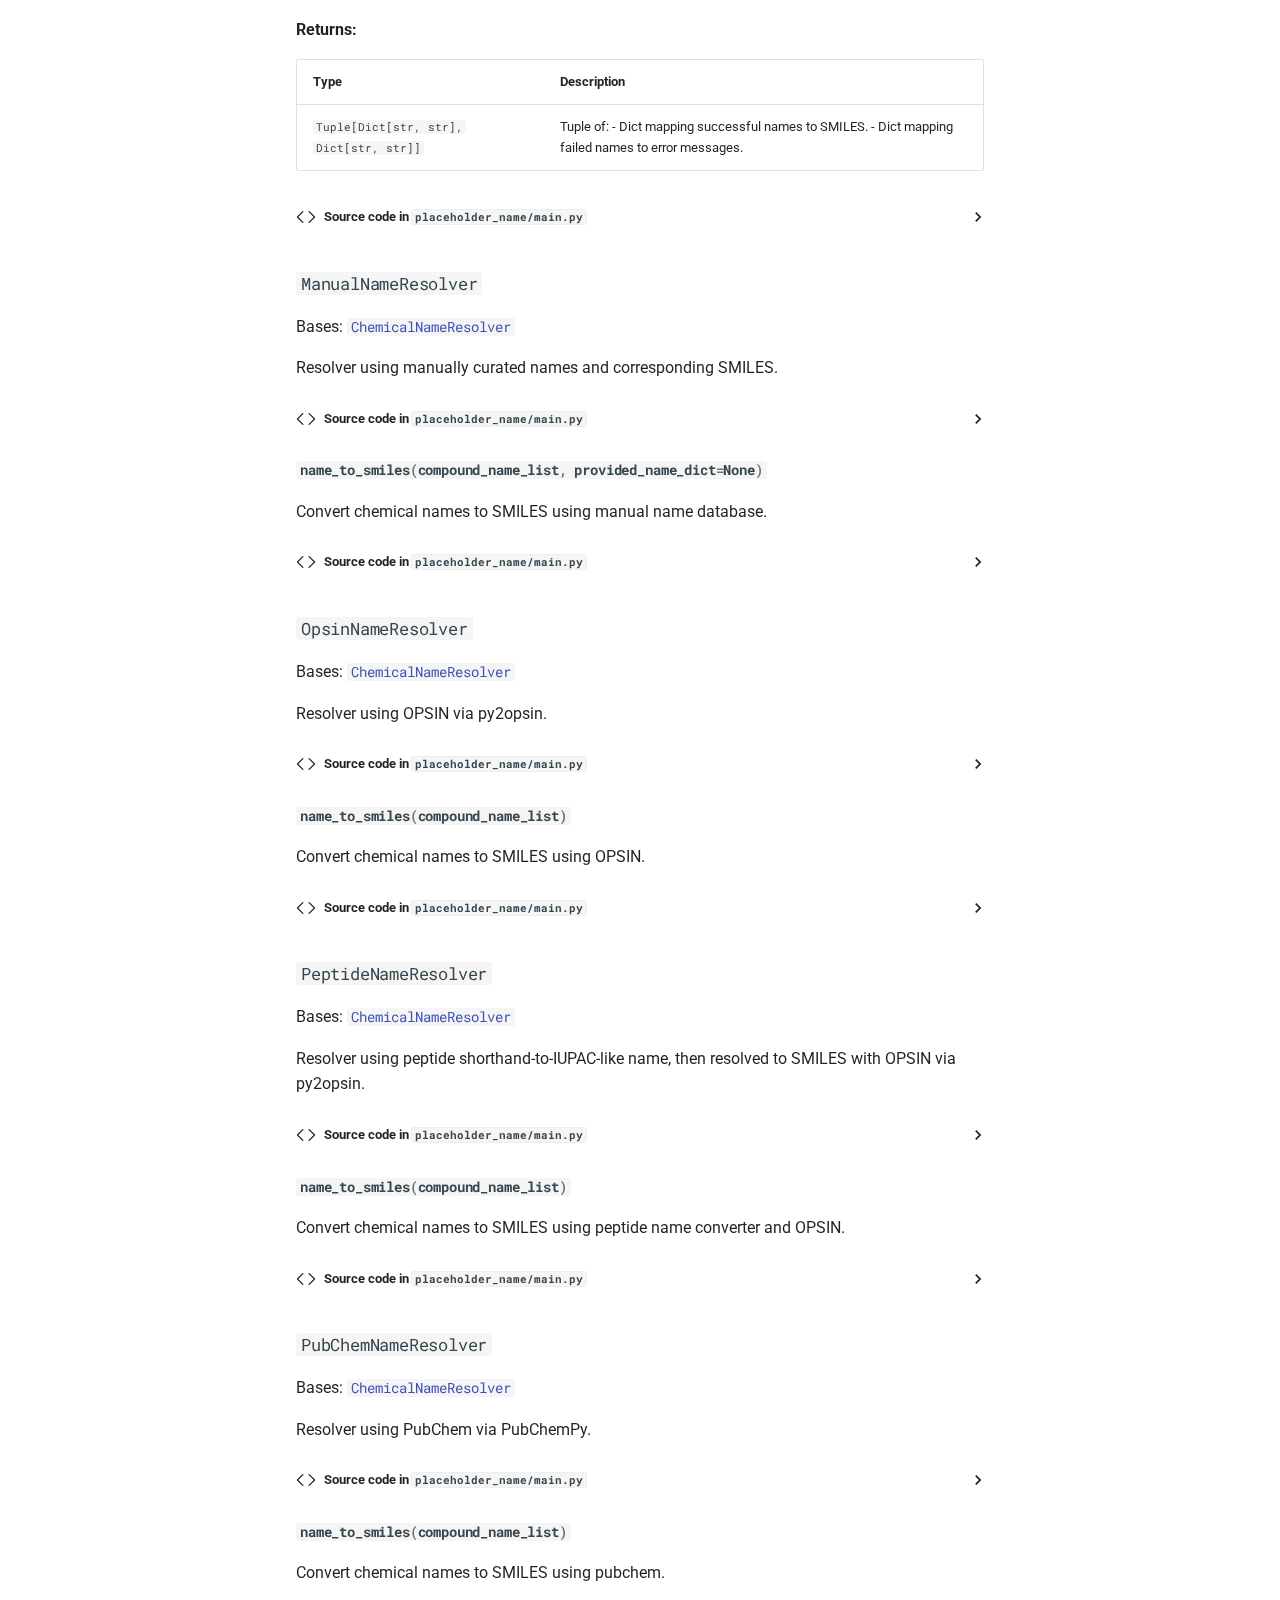
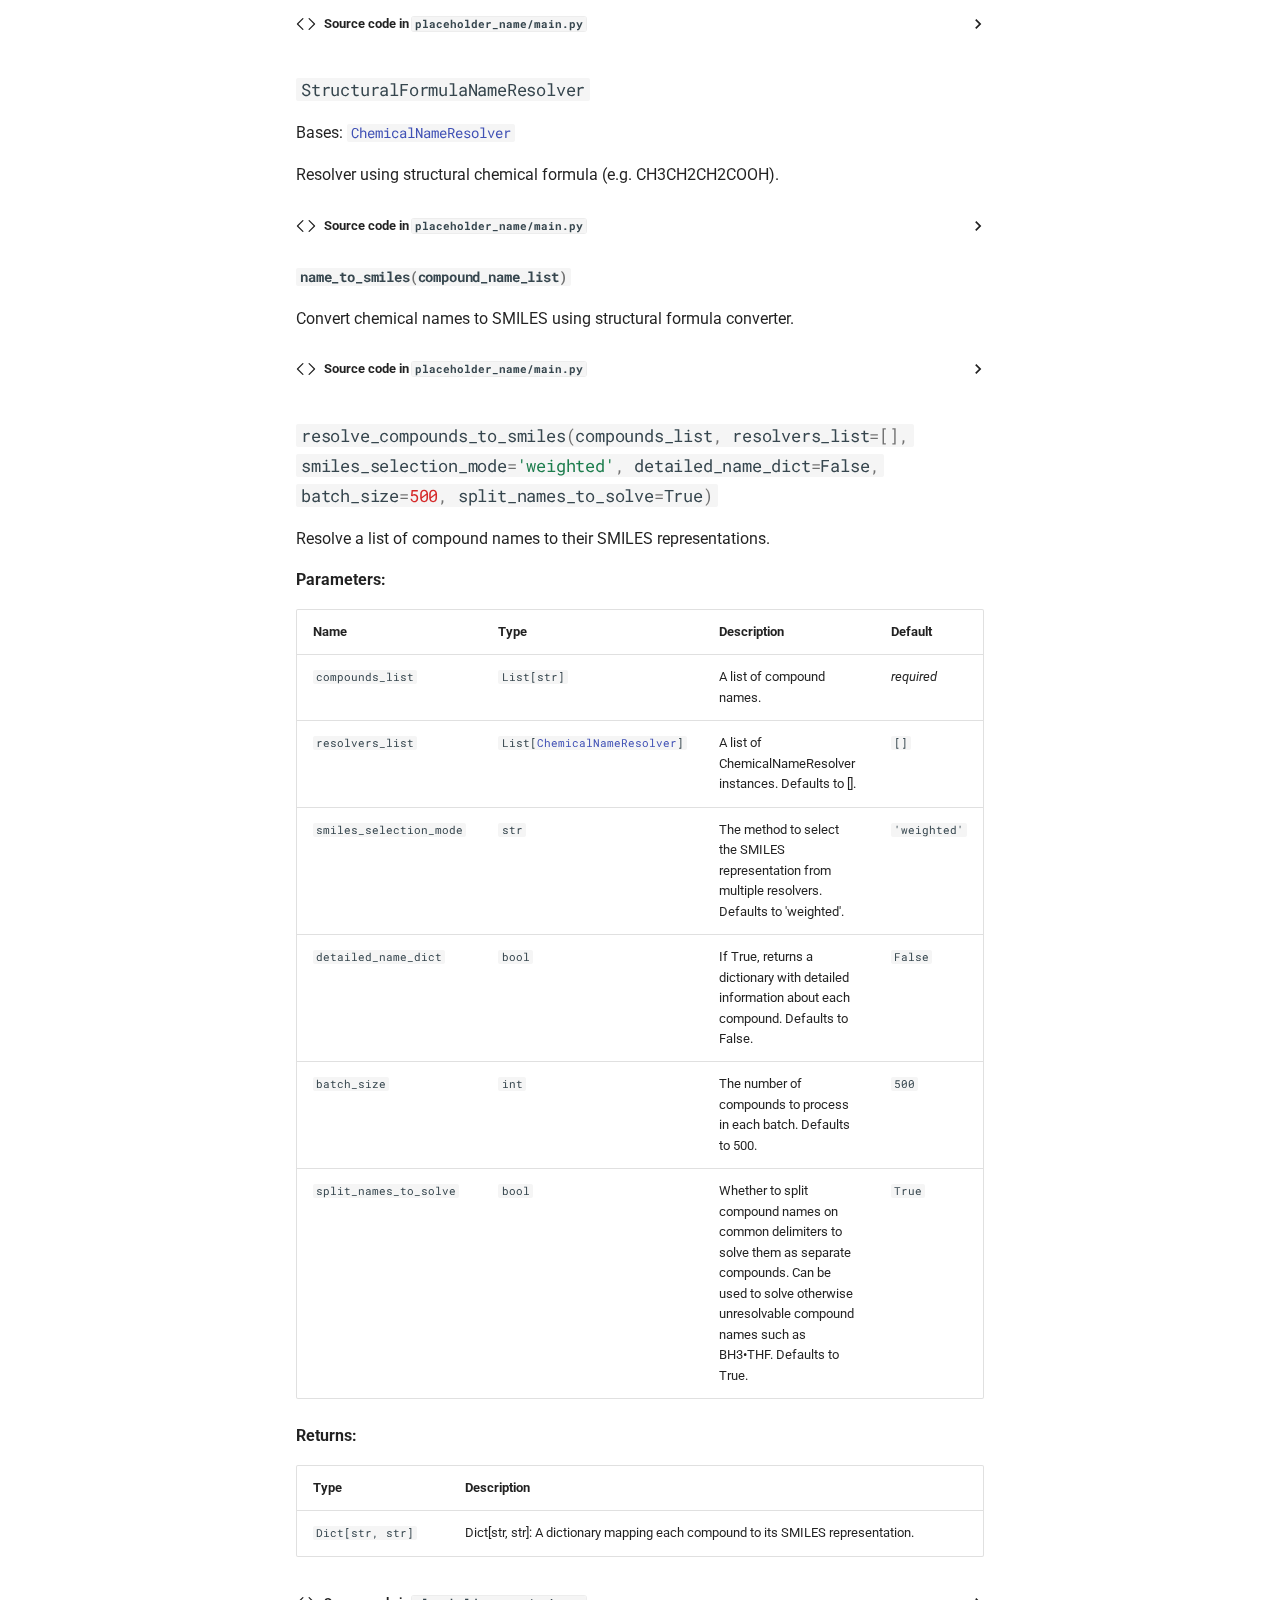
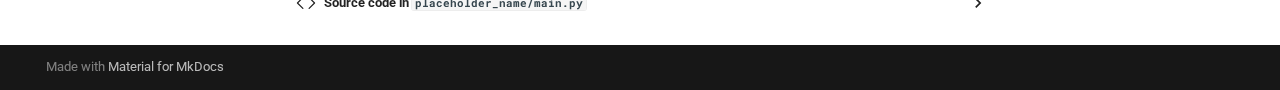
<file: reference/index.html>
<!doctype html>
<html lang="en" class="no-js">
  <head>
    
      <meta charset="utf-8">
      <meta name="viewport" content="width=device-width,initial-scale=1">
      
        <meta name="description" content="Convert chemical names to SMILES">
      
      
      
      
        <link rel="prev" href="../name_manipulation/">
      
      
      
        
      
      
      <link rel="icon" href="../assets/images/favicon.png">
      <meta name="generator" content="mkdocs-1.6.1, mkdocs-material-9.7.0">
    
    
      
        <title>API Reference - placeholder_name</title>
      
    
    
      <link rel="stylesheet" href="../assets/stylesheets/main.618322db.min.css">
      
        
        <link rel="stylesheet" href="../assets/stylesheets/palette.ab4e12ef.min.css">
      
      


    
    
      
    
    
      
        
        
        <link rel="preconnect" href="https://fonts.gstatic.com" crossorigin>
        <link rel="stylesheet" href="https://fonts.googleapis.com/css?family=Roboto:300,300i,400,400i,700,700i%7CRoboto+Mono:400,400i,700,700i&display=fallback">
        <style>:root{--md-text-font:"Roboto";--md-code-font:"Roboto Mono"}</style>
      
    
    
      <link rel="stylesheet" href="../assets/_mkdocstrings.css">
    
      <link rel="stylesheet" href="../stylesheets/extra.css">
    
    <script>__md_scope=new URL("..",location),__md_hash=e=>[...e].reduce(((e,_)=>(e<<5)-e+_.charCodeAt(0)),0),__md_get=(e,_=localStorage,t=__md_scope)=>JSON.parse(_.getItem(t.pathname+"."+e)),__md_set=(e,_,t=localStorage,a=__md_scope)=>{try{t.setItem(a.pathname+"."+e,JSON.stringify(_))}catch(e){}}</script>
    
      

    
    
  </head>
  
  
    
    
    
    
    
    <body dir="ltr" data-md-color-scheme="default" data-md-color-primary="indigo" data-md-color-accent="indigo">
  
    
    <input class="md-toggle" data-md-toggle="drawer" type="checkbox" id="__drawer" autocomplete="off">
    <input class="md-toggle" data-md-toggle="search" type="checkbox" id="__search" autocomplete="off">
    <label class="md-overlay" for="__drawer"></label>
    <div data-md-component="skip">
      
        
        <a href="#api-reference" class="md-skip">
          Skip to content
        </a>
      
    </div>
    <div data-md-component="announce">
      
    </div>
    
    
      

  

<header class="md-header md-header--shadow" data-md-component="header">
  <nav class="md-header__inner md-grid" aria-label="Header">
    <a href=".." title="placeholder_name" class="md-header__button md-logo" aria-label="placeholder_name" data-md-component="logo">
      
  
  <svg xmlns="http://www.w3.org/2000/svg" viewBox="0 0 24 24"><path d="M12 8a3 3 0 0 0 3-3 3 3 0 0 0-3-3 3 3 0 0 0-3 3 3 3 0 0 0 3 3m0 3.54C9.64 9.35 6.5 8 3 8v11c3.5 0 6.64 1.35 9 3.54 2.36-2.19 5.5-3.54 9-3.54V8c-3.5 0-6.64 1.35-9 3.54"/></svg>

    </a>
    <label class="md-header__button md-icon" for="__drawer">
      
      <svg xmlns="http://www.w3.org/2000/svg" viewBox="0 0 24 24"><path d="M3 6h18v2H3zm0 5h18v2H3zm0 5h18v2H3z"/></svg>
    </label>
    <div class="md-header__title" data-md-component="header-title">
      <div class="md-header__ellipsis">
        <div class="md-header__topic">
          <span class="md-ellipsis">
            placeholder_name
          </span>
        </div>
        <div class="md-header__topic" data-md-component="header-topic">
          <span class="md-ellipsis">
            
              API Reference
            
          </span>
        </div>
      </div>
    </div>
    
      
    
    
    
    
      
      
        <label class="md-header__button md-icon" for="__search">
          
          <svg xmlns="http://www.w3.org/2000/svg" viewBox="0 0 24 24"><path d="M9.5 3A6.5 6.5 0 0 1 16 9.5c0 1.61-.59 3.09-1.56 4.23l.27.27h.79l5 5-1.5 1.5-5-5v-.79l-.27-.27A6.52 6.52 0 0 1 9.5 16 6.5 6.5 0 0 1 3 9.5 6.5 6.5 0 0 1 9.5 3m0 2C7 5 5 7 5 9.5S7 14 9.5 14 14 12 14 9.5 12 5 9.5 5"/></svg>
        </label>
        <div class="md-search" data-md-component="search" role="dialog">
  <label class="md-search__overlay" for="__search"></label>
  <div class="md-search__inner" role="search">
    <form class="md-search__form" name="search">
      <input type="text" class="md-search__input" name="query" aria-label="Search" placeholder="Search" autocapitalize="off" autocorrect="off" autocomplete="off" spellcheck="false" data-md-component="search-query" required>
      <label class="md-search__icon md-icon" for="__search">
        
        <svg xmlns="http://www.w3.org/2000/svg" viewBox="0 0 24 24"><path d="M9.5 3A6.5 6.5 0 0 1 16 9.5c0 1.61-.59 3.09-1.56 4.23l.27.27h.79l5 5-1.5 1.5-5-5v-.79l-.27-.27A6.52 6.52 0 0 1 9.5 16 6.5 6.5 0 0 1 3 9.5 6.5 6.5 0 0 1 9.5 3m0 2C7 5 5 7 5 9.5S7 14 9.5 14 14 12 14 9.5 12 5 9.5 5"/></svg>
        
        <svg xmlns="http://www.w3.org/2000/svg" viewBox="0 0 24 24"><path d="M20 11v2H8l5.5 5.5-1.42 1.42L4.16 12l7.92-7.92L13.5 5.5 8 11z"/></svg>
      </label>
      <nav class="md-search__options" aria-label="Search">
        
        <button type="reset" class="md-search__icon md-icon" title="Clear" aria-label="Clear" tabindex="-1">
          
          <svg xmlns="http://www.w3.org/2000/svg" viewBox="0 0 24 24"><path d="M19 6.41 17.59 5 12 10.59 6.41 5 5 6.41 10.59 12 5 17.59 6.41 19 12 13.41 17.59 19 19 17.59 13.41 12z"/></svg>
        </button>
      </nav>
      
        <div class="md-search__suggest" data-md-component="search-suggest"></div>
      
    </form>
    <div class="md-search__output">
      <div class="md-search__scrollwrap" tabindex="0" data-md-scrollfix>
        <div class="md-search-result" data-md-component="search-result">
          <div class="md-search-result__meta">
            Initializing search
          </div>
          <ol class="md-search-result__list" role="presentation"></ol>
        </div>
      </div>
    </div>
  </div>
</div>
      
    
    
      <div class="md-header__source">
        <a href="https://github.com/denovochem/name_to_smiles" title="Go to repository" class="md-source" data-md-component="source">
  <div class="md-source__icon md-icon">
    
    <svg xmlns="http://www.w3.org/2000/svg" viewBox="0 0 448 512"><!--! Font Awesome Free 7.1.0 by @fontawesome - https://fontawesome.com License - https://fontawesome.com/license/free (Icons: CC BY 4.0, Fonts: SIL OFL 1.1, Code: MIT License) Copyright 2025 Fonticons, Inc.--><path d="M439.6 236.1 244 40.5c-5.4-5.5-12.8-8.5-20.4-8.5s-15 3-20.4 8.4L162.5 81l51.5 51.5c27.1-9.1 52.7 16.8 43.4 43.7l49.7 49.7c34.2-11.8 61.2 31 35.5 56.7-26.5 26.5-70.2-2.9-56-37.3L240.3 199v121.9c25.3 12.5 22.3 41.8 9.1 55-6.4 6.4-15.2 10.1-24.3 10.1s-17.8-3.6-24.3-10.1c-17.6-17.6-11.1-46.9 11.2-56v-123c-20.8-8.5-24.6-30.7-18.6-45L142.6 101 8.5 235.1C3 240.6 0 247.9 0 255.5s3 15 8.5 20.4l195.6 195.7c5.4 5.4 12.7 8.4 20.4 8.4s15-3 20.4-8.4l194.7-194.7c5.4-5.4 8.4-12.8 8.4-20.4s-3-15-8.4-20.4"/></svg>
  </div>
  <div class="md-source__repository">
    denovochem/name_to_smiles
  </div>
</a>
      </div>
    
  </nav>
  
</header>
    
    <div class="md-container" data-md-component="container">
      
      
        
          
        
      
      <main class="md-main" data-md-component="main">
        <div class="md-main__inner md-grid">
          
            
              
              <div class="md-sidebar md-sidebar--primary" data-md-component="sidebar" data-md-type="navigation" >
                <div class="md-sidebar__scrollwrap">
                  <div class="md-sidebar__inner">
                    



<nav class="md-nav md-nav--primary" aria-label="Navigation" data-md-level="0">
  <label class="md-nav__title" for="__drawer">
    <a href=".." title="placeholder_name" class="md-nav__button md-logo" aria-label="placeholder_name" data-md-component="logo">
      
  
  <svg xmlns="http://www.w3.org/2000/svg" viewBox="0 0 24 24"><path d="M12 8a3 3 0 0 0 3-3 3 3 0 0 0-3-3 3 3 0 0 0-3 3 3 3 0 0 0 3 3m0 3.54C9.64 9.35 6.5 8 3 8v11c3.5 0 6.64 1.35 9 3.54 2.36-2.19 5.5-3.54 9-3.54V8c-3.5 0-6.64 1.35-9 3.54"/></svg>

    </a>
    placeholder_name
  </label>
  
    <div class="md-nav__source">
      <a href="https://github.com/denovochem/name_to_smiles" title="Go to repository" class="md-source" data-md-component="source">
  <div class="md-source__icon md-icon">
    
    <svg xmlns="http://www.w3.org/2000/svg" viewBox="0 0 448 512"><!--! Font Awesome Free 7.1.0 by @fontawesome - https://fontawesome.com License - https://fontawesome.com/license/free (Icons: CC BY 4.0, Fonts: SIL OFL 1.1, Code: MIT License) Copyright 2025 Fonticons, Inc.--><path d="M439.6 236.1 244 40.5c-5.4-5.5-12.8-8.5-20.4-8.5s-15 3-20.4 8.4L162.5 81l51.5 51.5c27.1-9.1 52.7 16.8 43.4 43.7l49.7 49.7c34.2-11.8 61.2 31 35.5 56.7-26.5 26.5-70.2-2.9-56-37.3L240.3 199v121.9c25.3 12.5 22.3 41.8 9.1 55-6.4 6.4-15.2 10.1-24.3 10.1s-17.8-3.6-24.3-10.1c-17.6-17.6-11.1-46.9 11.2-56v-123c-20.8-8.5-24.6-30.7-18.6-45L142.6 101 8.5 235.1C3 240.6 0 247.9 0 255.5s3 15 8.5 20.4l195.6 195.7c5.4 5.4 12.7 8.4 20.4 8.4s15-3 20.4-8.4l194.7-194.7c5.4-5.4 8.4-12.8 8.4-20.4s-3-15-8.4-20.4"/></svg>
  </div>
  <div class="md-source__repository">
    denovochem/name_to_smiles
  </div>
</a>
    </div>
  
  <ul class="md-nav__list" data-md-scrollfix>
    
      
      
  
  
  
  
    <li class="md-nav__item">
      <a href=".." class="md-nav__link">
        
  
  
  <span class="md-ellipsis">
    
  
    Quick Start
  

    
  </span>
  
  

      </a>
    </li>
  

    
      
      
  
  
  
  
    <li class="md-nav__item">
      <a href="../installation/" class="md-nav__link">
        
  
  
  <span class="md-ellipsis">
    
  
    Installation
  

    
  </span>
  
  

      </a>
    </li>
  

    
      
      
  
  
  
  
    <li class="md-nav__item">
      <a href="../getting_started/" class="md-nav__link">
        
  
  
  <span class="md-ellipsis">
    
  
    Getting Started
  

    
  </span>
  
  

      </a>
    </li>
  

    
      
      
  
  
  
  
    <li class="md-nav__item">
      <a href="../resolvers/" class="md-nav__link">
        
  
  
  <span class="md-ellipsis">
    
  
    Resolvers
  

    
  </span>
  
  

      </a>
    </li>
  

    
      
      
  
  
  
  
    <li class="md-nav__item">
      <a href="../smiles_selection/" class="md-nav__link">
        
  
  
  <span class="md-ellipsis">
    
  
    Smiles Selection
  

    
  </span>
  
  

      </a>
    </li>
  

    
      
      
  
  
  
  
    <li class="md-nav__item">
      <a href="../name_manipulation/" class="md-nav__link">
        
  
  
  <span class="md-ellipsis">
    
  
    Name Correction/Editing
  

    
  </span>
  
  

      </a>
    </li>
  

    
      
      
  
  
    
  
  
  
    <li class="md-nav__item md-nav__item--active">
      
      <input class="md-nav__toggle md-toggle" type="checkbox" id="__toc">
      
      
        
      
      
        <label class="md-nav__link md-nav__link--active" for="__toc">
          
  
  
  <span class="md-ellipsis">
    
  
    API Reference
  

    
  </span>
  
  

          <span class="md-nav__icon md-icon"></span>
        </label>
      
      <a href="./" class="md-nav__link md-nav__link--active">
        
  
  
  <span class="md-ellipsis">
    
  
    API Reference
  

    
  </span>
  
  

      </a>
      
        

<nav class="md-nav md-nav--secondary" aria-label="Table of contents">
  
  
  
    
  
  
    <label class="md-nav__title" for="__toc">
      <span class="md-nav__icon md-icon"></span>
      Table of contents
    </label>
    <ul class="md-nav__list" data-md-component="toc" data-md-scrollfix>
      
        <li class="md-nav__item">
  <a href="#placeholder_name" class="md-nav__link">
    <span class="md-ellipsis">
      
        placeholder_name
      
    </span>
  </a>
  
    <nav class="md-nav" aria-label="placeholder_name">
      <ul class="md-nav__list">
        
          <li class="md-nav__item">
  <a href="#placeholder_name.CIRpyNameResolver" class="md-nav__link">
    <span class="md-ellipsis">
      
        CIRpyNameResolver
      
    </span>
  </a>
  
    <nav class="md-nav" aria-label="CIRpyNameResolver">
      <ul class="md-nav__list">
        
          <li class="md-nav__item">
  <a href="#placeholder_name.CIRpyNameResolver.name_to_smiles" class="md-nav__link">
    <span class="md-ellipsis">
      
        name_to_smiles
      
    </span>
  </a>
  
</li>
        
      </ul>
    </nav>
  
</li>
        
          <li class="md-nav__item">
  <a href="#placeholder_name.ChemSpiPyResolver" class="md-nav__link">
    <span class="md-ellipsis">
      
        ChemSpiPyResolver
      
    </span>
  </a>
  
    <nav class="md-nav" aria-label="ChemSpiPyResolver">
      <ul class="md-nav__list">
        
          <li class="md-nav__item">
  <a href="#placeholder_name.ChemSpiPyResolver.name_to_smiles" class="md-nav__link">
    <span class="md-ellipsis">
      
        name_to_smiles
      
    </span>
  </a>
  
</li>
        
      </ul>
    </nav>
  
</li>
        
          <li class="md-nav__item">
  <a href="#placeholder_name.ChemicalNameResolver" class="md-nav__link">
    <span class="md-ellipsis">
      
        ChemicalNameResolver
      
    </span>
  </a>
  
    <nav class="md-nav" aria-label="ChemicalNameResolver">
      <ul class="md-nav__list">
        
          <li class="md-nav__item">
  <a href="#placeholder_name.ChemicalNameResolver.resolver_name" class="md-nav__link">
    <span class="md-ellipsis">
      
        resolver_name
      
    </span>
  </a>
  
</li>
        
          <li class="md-nav__item">
  <a href="#placeholder_name.ChemicalNameResolver.resolver_weight" class="md-nav__link">
    <span class="md-ellipsis">
      
        resolver_weight
      
    </span>
  </a>
  
</li>
        
          <li class="md-nav__item">
  <a href="#placeholder_name.ChemicalNameResolver.name_to_smiles" class="md-nav__link">
    <span class="md-ellipsis">
      
        name_to_smiles
      
    </span>
  </a>
  
</li>
        
      </ul>
    </nav>
  
</li>
        
          <li class="md-nav__item">
  <a href="#placeholder_name.ManualNameResolver" class="md-nav__link">
    <span class="md-ellipsis">
      
        ManualNameResolver
      
    </span>
  </a>
  
    <nav class="md-nav" aria-label="ManualNameResolver">
      <ul class="md-nav__list">
        
          <li class="md-nav__item">
  <a href="#placeholder_name.ManualNameResolver.name_to_smiles" class="md-nav__link">
    <span class="md-ellipsis">
      
        name_to_smiles
      
    </span>
  </a>
  
</li>
        
      </ul>
    </nav>
  
</li>
        
          <li class="md-nav__item">
  <a href="#placeholder_name.OpsinNameResolver" class="md-nav__link">
    <span class="md-ellipsis">
      
        OpsinNameResolver
      
    </span>
  </a>
  
    <nav class="md-nav" aria-label="OpsinNameResolver">
      <ul class="md-nav__list">
        
          <li class="md-nav__item">
  <a href="#placeholder_name.OpsinNameResolver.name_to_smiles" class="md-nav__link">
    <span class="md-ellipsis">
      
        name_to_smiles
      
    </span>
  </a>
  
</li>
        
      </ul>
    </nav>
  
</li>
        
          <li class="md-nav__item">
  <a href="#placeholder_name.PeptideNameResolver" class="md-nav__link">
    <span class="md-ellipsis">
      
        PeptideNameResolver
      
    </span>
  </a>
  
    <nav class="md-nav" aria-label="PeptideNameResolver">
      <ul class="md-nav__list">
        
          <li class="md-nav__item">
  <a href="#placeholder_name.PeptideNameResolver.name_to_smiles" class="md-nav__link">
    <span class="md-ellipsis">
      
        name_to_smiles
      
    </span>
  </a>
  
</li>
        
      </ul>
    </nav>
  
</li>
        
          <li class="md-nav__item">
  <a href="#placeholder_name.PubChemNameResolver" class="md-nav__link">
    <span class="md-ellipsis">
      
        PubChemNameResolver
      
    </span>
  </a>
  
    <nav class="md-nav" aria-label="PubChemNameResolver">
      <ul class="md-nav__list">
        
          <li class="md-nav__item">
  <a href="#placeholder_name.PubChemNameResolver.name_to_smiles" class="md-nav__link">
    <span class="md-ellipsis">
      
        name_to_smiles
      
    </span>
  </a>
  
</li>
        
      </ul>
    </nav>
  
</li>
        
          <li class="md-nav__item">
  <a href="#placeholder_name.StructuralFormulaNameResolver" class="md-nav__link">
    <span class="md-ellipsis">
      
        StructuralFormulaNameResolver
      
    </span>
  </a>
  
    <nav class="md-nav" aria-label="StructuralFormulaNameResolver">
      <ul class="md-nav__list">
        
          <li class="md-nav__item">
  <a href="#placeholder_name.StructuralFormulaNameResolver.name_to_smiles" class="md-nav__link">
    <span class="md-ellipsis">
      
        name_to_smiles
      
    </span>
  </a>
  
</li>
        
      </ul>
    </nav>
  
</li>
        
          <li class="md-nav__item">
  <a href="#placeholder_name.resolve_compounds_to_smiles" class="md-nav__link">
    <span class="md-ellipsis">
      
        resolve_compounds_to_smiles
      
    </span>
  </a>
  
</li>
        
      </ul>
    </nav>
  
</li>
      
    </ul>
  
</nav>
      
    </li>
  

    
  </ul>
</nav>
                  </div>
                </div>
              </div>
            
            
              
              <div class="md-sidebar md-sidebar--secondary" data-md-component="sidebar" data-md-type="toc" >
                <div class="md-sidebar__scrollwrap">
                  <div class="md-sidebar__inner">
                    

<nav class="md-nav md-nav--secondary" aria-label="Table of contents">
  
  
  
    
  
  
    <label class="md-nav__title" for="__toc">
      <span class="md-nav__icon md-icon"></span>
      Table of contents
    </label>
    <ul class="md-nav__list" data-md-component="toc" data-md-scrollfix>
      
        <li class="md-nav__item">
  <a href="#placeholder_name" class="md-nav__link">
    <span class="md-ellipsis">
      
        placeholder_name
      
    </span>
  </a>
  
    <nav class="md-nav" aria-label="placeholder_name">
      <ul class="md-nav__list">
        
          <li class="md-nav__item">
  <a href="#placeholder_name.CIRpyNameResolver" class="md-nav__link">
    <span class="md-ellipsis">
      
        CIRpyNameResolver
      
    </span>
  </a>
  
    <nav class="md-nav" aria-label="CIRpyNameResolver">
      <ul class="md-nav__list">
        
          <li class="md-nav__item">
  <a href="#placeholder_name.CIRpyNameResolver.name_to_smiles" class="md-nav__link">
    <span class="md-ellipsis">
      
        name_to_smiles
      
    </span>
  </a>
  
</li>
        
      </ul>
    </nav>
  
</li>
        
          <li class="md-nav__item">
  <a href="#placeholder_name.ChemSpiPyResolver" class="md-nav__link">
    <span class="md-ellipsis">
      
        ChemSpiPyResolver
      
    </span>
  </a>
  
    <nav class="md-nav" aria-label="ChemSpiPyResolver">
      <ul class="md-nav__list">
        
          <li class="md-nav__item">
  <a href="#placeholder_name.ChemSpiPyResolver.name_to_smiles" class="md-nav__link">
    <span class="md-ellipsis">
      
        name_to_smiles
      
    </span>
  </a>
  
</li>
        
      </ul>
    </nav>
  
</li>
        
          <li class="md-nav__item">
  <a href="#placeholder_name.ChemicalNameResolver" class="md-nav__link">
    <span class="md-ellipsis">
      
        ChemicalNameResolver
      
    </span>
  </a>
  
    <nav class="md-nav" aria-label="ChemicalNameResolver">
      <ul class="md-nav__list">
        
          <li class="md-nav__item">
  <a href="#placeholder_name.ChemicalNameResolver.resolver_name" class="md-nav__link">
    <span class="md-ellipsis">
      
        resolver_name
      
    </span>
  </a>
  
</li>
        
          <li class="md-nav__item">
  <a href="#placeholder_name.ChemicalNameResolver.resolver_weight" class="md-nav__link">
    <span class="md-ellipsis">
      
        resolver_weight
      
    </span>
  </a>
  
</li>
        
          <li class="md-nav__item">
  <a href="#placeholder_name.ChemicalNameResolver.name_to_smiles" class="md-nav__link">
    <span class="md-ellipsis">
      
        name_to_smiles
      
    </span>
  </a>
  
</li>
        
      </ul>
    </nav>
  
</li>
        
          <li class="md-nav__item">
  <a href="#placeholder_name.ManualNameResolver" class="md-nav__link">
    <span class="md-ellipsis">
      
        ManualNameResolver
      
    </span>
  </a>
  
    <nav class="md-nav" aria-label="ManualNameResolver">
      <ul class="md-nav__list">
        
          <li class="md-nav__item">
  <a href="#placeholder_name.ManualNameResolver.name_to_smiles" class="md-nav__link">
    <span class="md-ellipsis">
      
        name_to_smiles
      
    </span>
  </a>
  
</li>
        
      </ul>
    </nav>
  
</li>
        
          <li class="md-nav__item">
  <a href="#placeholder_name.OpsinNameResolver" class="md-nav__link">
    <span class="md-ellipsis">
      
        OpsinNameResolver
      
    </span>
  </a>
  
    <nav class="md-nav" aria-label="OpsinNameResolver">
      <ul class="md-nav__list">
        
          <li class="md-nav__item">
  <a href="#placeholder_name.OpsinNameResolver.name_to_smiles" class="md-nav__link">
    <span class="md-ellipsis">
      
        name_to_smiles
      
    </span>
  </a>
  
</li>
        
      </ul>
    </nav>
  
</li>
        
          <li class="md-nav__item">
  <a href="#placeholder_name.PeptideNameResolver" class="md-nav__link">
    <span class="md-ellipsis">
      
        PeptideNameResolver
      
    </span>
  </a>
  
    <nav class="md-nav" aria-label="PeptideNameResolver">
      <ul class="md-nav__list">
        
          <li class="md-nav__item">
  <a href="#placeholder_name.PeptideNameResolver.name_to_smiles" class="md-nav__link">
    <span class="md-ellipsis">
      
        name_to_smiles
      
    </span>
  </a>
  
</li>
        
      </ul>
    </nav>
  
</li>
        
          <li class="md-nav__item">
  <a href="#placeholder_name.PubChemNameResolver" class="md-nav__link">
    <span class="md-ellipsis">
      
        PubChemNameResolver
      
    </span>
  </a>
  
    <nav class="md-nav" aria-label="PubChemNameResolver">
      <ul class="md-nav__list">
        
          <li class="md-nav__item">
  <a href="#placeholder_name.PubChemNameResolver.name_to_smiles" class="md-nav__link">
    <span class="md-ellipsis">
      
        name_to_smiles
      
    </span>
  </a>
  
</li>
        
      </ul>
    </nav>
  
</li>
        
          <li class="md-nav__item">
  <a href="#placeholder_name.StructuralFormulaNameResolver" class="md-nav__link">
    <span class="md-ellipsis">
      
        StructuralFormulaNameResolver
      
    </span>
  </a>
  
    <nav class="md-nav" aria-label="StructuralFormulaNameResolver">
      <ul class="md-nav__list">
        
          <li class="md-nav__item">
  <a href="#placeholder_name.StructuralFormulaNameResolver.name_to_smiles" class="md-nav__link">
    <span class="md-ellipsis">
      
        name_to_smiles
      
    </span>
  </a>
  
</li>
        
      </ul>
    </nav>
  
</li>
        
          <li class="md-nav__item">
  <a href="#placeholder_name.resolve_compounds_to_smiles" class="md-nav__link">
    <span class="md-ellipsis">
      
        resolve_compounds_to_smiles
      
    </span>
  </a>
  
</li>
        
      </ul>
    </nav>
  
</li>
      
    </ul>
  
</nav>
                  </div>
                </div>
              </div>
            
          
          
            <div class="md-content" data-md-component="content">
              
              <article class="md-content__inner md-typeset">
                
                  


  
  


<h1 id="api-reference">API Reference</h1>


<div class="doc doc-object doc-module">



<h2 id="placeholder_name" class="doc doc-heading">
            <code>placeholder_name</code>


</h2>

    <div class="doc doc-contents first">

        <p>name_to_smiles initialization.</p>










<div class="doc doc-children">









<div class="doc doc-object doc-class">



<h3 id="placeholder_name.CIRpyNameResolver" class="doc doc-heading">
            <code>CIRpyNameResolver</code>


</h3>


    <div class="doc doc-contents ">
            <p class="doc doc-class-bases">
              Bases: <code><a class="autorefs autorefs-internal" title="ChemicalNameResolver (placeholder_name.main.ChemicalNameResolver)" href="#placeholder_name.ChemicalNameResolver">ChemicalNameResolver</a></code></p>



        <p>Resolver using Chemical Identity Resolver via CIRPy.</p>








              <details class="mkdocstrings-source">
                <summary>Source code in <code>placeholder_name/main.py</code></summary>
                <div class="highlight"><table class="highlighttable"><tr><td class="linenos"><div class="linenodiv"><pre><span></span><span class="normal">141</span>
<span class="normal">142</span>
<span class="normal">143</span>
<span class="normal">144</span>
<span class="normal">145</span>
<span class="normal">146</span>
<span class="normal">147</span>
<span class="normal">148</span>
<span class="normal">149</span>
<span class="normal">150</span>
<span class="normal">151</span>
<span class="normal">152</span>
<span class="normal">153</span>
<span class="normal">154</span>
<span class="normal">155</span>
<span class="normal">156</span>
<span class="normal">157</span></pre></div></td><td class="code"><div><pre><span></span><code><span class="k">class</span><span class="w"> </span><span class="nc">CIRpyNameResolver</span><span class="p">(</span><span class="n">ChemicalNameResolver</span><span class="p">):</span>
<span class="w">    </span><span class="sd">&quot;&quot;&quot;</span>
<span class="sd">    Resolver using Chemical Identity Resolver via CIRPy.</span>
<span class="sd">    &quot;&quot;&quot;</span>

    <span class="k">def</span><span class="w"> </span><span class="fm">__init__</span><span class="p">(</span><span class="bp">self</span><span class="p">,</span> <span class="n">resolver_name</span><span class="p">:</span> <span class="nb">str</span><span class="p">,</span> <span class="n">resolver_weight</span><span class="p">:</span> <span class="nb">float</span> <span class="o">=</span> <span class="mi">1</span><span class="p">):</span>
        <span class="nb">super</span><span class="p">()</span><span class="o">.</span><span class="fm">__init__</span><span class="p">(</span><span class="s2">&quot;cirpy&quot;</span><span class="p">,</span> <span class="n">resolver_name</span><span class="p">,</span> <span class="n">resolver_weight</span><span class="p">)</span>

    <span class="k">def</span><span class="w"> </span><span class="nf">name_to_smiles</span><span class="p">(</span>
        <span class="bp">self</span><span class="p">,</span>
        <span class="n">compound_name_list</span><span class="p">:</span> <span class="n">List</span><span class="p">[</span><span class="nb">str</span><span class="p">]</span>
    <span class="p">)</span> <span class="o">-&gt;</span> <span class="n">Tuple</span><span class="p">[</span><span class="n">Dict</span><span class="p">[</span><span class="nb">str</span><span class="p">,</span> <span class="nb">str</span><span class="p">],</span> <span class="n">Dict</span><span class="p">[</span><span class="nb">str</span><span class="p">,</span> <span class="nb">str</span><span class="p">]]:</span>
<span class="w">        </span><span class="sd">&quot;&quot;&quot;</span>
<span class="sd">        Convert chemical names to SMILES using cirpy.</span>
<span class="sd">        &quot;&quot;&quot;</span>
        <span class="n">resolved_names</span> <span class="o">=</span> <span class="n">name_to_smiles_cirpy</span><span class="p">(</span><span class="n">compound_name_list</span><span class="p">)</span>
        <span class="k">return</span> <span class="n">resolved_names</span><span class="p">,</span> <span class="p">{}</span>
</code></pre></div></td></tr></table></div>
              </details>



<div class="doc doc-children">










<div class="doc doc-object doc-function">


<h4 id="placeholder_name.CIRpyNameResolver.name_to_smiles" class="doc doc-heading">
            <code class="highlight language-python"><span class="n">name_to_smiles</span><span class="p">(</span><span class="n">compound_name_list</span><span class="p">)</span></code>

</h4>


    <div class="doc doc-contents ">

        <p>Convert chemical names to SMILES using cirpy.</p>


            <details class="mkdocstrings-source">
              <summary>Source code in <code>placeholder_name/main.py</code></summary>
              <div class="highlight"><table class="highlighttable"><tr><td class="linenos"><div class="linenodiv"><pre><span></span><span class="normal">149</span>
<span class="normal">150</span>
<span class="normal">151</span>
<span class="normal">152</span>
<span class="normal">153</span>
<span class="normal">154</span>
<span class="normal">155</span>
<span class="normal">156</span>
<span class="normal">157</span></pre></div></td><td class="code"><div><pre><span></span><code><span class="k">def</span><span class="w"> </span><span class="nf">name_to_smiles</span><span class="p">(</span>
    <span class="bp">self</span><span class="p">,</span>
    <span class="n">compound_name_list</span><span class="p">:</span> <span class="n">List</span><span class="p">[</span><span class="nb">str</span><span class="p">]</span>
<span class="p">)</span> <span class="o">-&gt;</span> <span class="n">Tuple</span><span class="p">[</span><span class="n">Dict</span><span class="p">[</span><span class="nb">str</span><span class="p">,</span> <span class="nb">str</span><span class="p">],</span> <span class="n">Dict</span><span class="p">[</span><span class="nb">str</span><span class="p">,</span> <span class="nb">str</span><span class="p">]]:</span>
<span class="w">    </span><span class="sd">&quot;&quot;&quot;</span>
<span class="sd">    Convert chemical names to SMILES using cirpy.</span>
<span class="sd">    &quot;&quot;&quot;</span>
    <span class="n">resolved_names</span> <span class="o">=</span> <span class="n">name_to_smiles_cirpy</span><span class="p">(</span><span class="n">compound_name_list</span><span class="p">)</span>
    <span class="k">return</span> <span class="n">resolved_names</span><span class="p">,</span> <span class="p">{}</span>
</code></pre></div></td></tr></table></div>
            </details>
    </div>

</div>



  </div>

    </div>

</div>

<div class="doc doc-object doc-class">



<h3 id="placeholder_name.ChemSpiPyResolver" class="doc doc-heading">
            <code>ChemSpiPyResolver</code>


</h3>


    <div class="doc doc-contents ">
            <p class="doc doc-class-bases">
              Bases: <code><a class="autorefs autorefs-internal" title="ChemicalNameResolver (placeholder_name.main.ChemicalNameResolver)" href="#placeholder_name.ChemicalNameResolver">ChemicalNameResolver</a></code></p>



        <p>Resolver using chemspipy.</p>








              <details class="mkdocstrings-source">
                <summary>Source code in <code>placeholder_name/main.py</code></summary>
                <div class="highlight"><table class="highlighttable"><tr><td class="linenos"><div class="linenodiv"><pre><span></span><span class="normal">160</span>
<span class="normal">161</span>
<span class="normal">162</span>
<span class="normal">163</span>
<span class="normal">164</span>
<span class="normal">165</span>
<span class="normal">166</span>
<span class="normal">167</span>
<span class="normal">168</span>
<span class="normal">169</span>
<span class="normal">170</span>
<span class="normal">171</span>
<span class="normal">172</span>
<span class="normal">173</span>
<span class="normal">174</span>
<span class="normal">175</span>
<span class="normal">176</span>
<span class="normal">177</span>
<span class="normal">178</span>
<span class="normal">179</span>
<span class="normal">180</span></pre></div></td><td class="code"><div><pre><span></span><code><span class="k">class</span><span class="w"> </span><span class="nc">ChemSpiPyResolver</span><span class="p">(</span><span class="n">ChemicalNameResolver</span><span class="p">):</span>
<span class="w">    </span><span class="sd">&quot;&quot;&quot;</span>
<span class="sd">    Resolver using chemspipy.</span>
<span class="sd">    &quot;&quot;&quot;</span>

    <span class="k">def</span><span class="w"> </span><span class="fm">__init__</span><span class="p">(</span><span class="bp">self</span><span class="p">,</span> <span class="n">resolver_name</span><span class="p">:</span> <span class="nb">str</span><span class="p">,</span> <span class="n">chemspider_api_key</span><span class="p">:</span> <span class="nb">str</span><span class="p">,</span> <span class="n">resolver_weight</span><span class="p">:</span> <span class="nb">float</span> <span class="o">=</span> <span class="mi">3</span><span class="p">):</span>
        <span class="nb">super</span><span class="p">()</span><span class="o">.</span><span class="fm">__init__</span><span class="p">(</span><span class="s2">&quot;cirpy&quot;</span><span class="p">,</span> <span class="n">resolver_name</span><span class="p">,</span> <span class="n">resolver_weight</span><span class="p">)</span>
        <span class="k">if</span> <span class="n">chemspider_api_key</span><span class="p">:</span>
            <span class="k">if</span> <span class="ow">not</span> <span class="nb">isinstance</span><span class="p">(</span><span class="n">chemspider_api_key</span><span class="p">,</span> <span class="nb">str</span><span class="p">):</span>
                <span class="k">raise</span> <span class="ne">TypeError</span><span class="p">(</span><span class="s2">&quot;Invalid input: chemspider_api_key must be a string.&quot;</span><span class="p">)</span>
        <span class="bp">self</span><span class="o">.</span><span class="n">_chemspider_api_key</span> <span class="o">=</span> <span class="n">chemspider_api_key</span>

    <span class="k">def</span><span class="w"> </span><span class="nf">name_to_smiles</span><span class="p">(</span>
        <span class="bp">self</span><span class="p">,</span>
        <span class="n">compound_name_list</span><span class="p">:</span> <span class="n">List</span><span class="p">[</span><span class="nb">str</span><span class="p">],</span>
    <span class="p">)</span> <span class="o">-&gt;</span> <span class="n">Tuple</span><span class="p">[</span><span class="n">Dict</span><span class="p">[</span><span class="nb">str</span><span class="p">,</span> <span class="nb">str</span><span class="p">],</span> <span class="n">Dict</span><span class="p">[</span><span class="nb">str</span><span class="p">,</span> <span class="nb">str</span><span class="p">]]:</span>
<span class="w">        </span><span class="sd">&quot;&quot;&quot;</span>
<span class="sd">        Convert chemical names to SMILES using ChemSpiPy.</span>
<span class="sd">        &quot;&quot;&quot;</span>
        <span class="n">resolved_names</span> <span class="o">=</span> <span class="n">name_to_smiles_chemspipy</span><span class="p">(</span><span class="n">compound_name_list</span><span class="p">,</span> <span class="bp">self</span><span class="o">.</span><span class="n">_chemspider_api_key</span><span class="p">)</span>
        <span class="k">return</span> <span class="n">resolved_names</span><span class="p">,</span> <span class="p">{}</span>
</code></pre></div></td></tr></table></div>
              </details>



<div class="doc doc-children">










<div class="doc doc-object doc-function">


<h4 id="placeholder_name.ChemSpiPyResolver.name_to_smiles" class="doc doc-heading">
            <code class="highlight language-python"><span class="n">name_to_smiles</span><span class="p">(</span><span class="n">compound_name_list</span><span class="p">)</span></code>

</h4>


    <div class="doc doc-contents ">

        <p>Convert chemical names to SMILES using ChemSpiPy.</p>


            <details class="mkdocstrings-source">
              <summary>Source code in <code>placeholder_name/main.py</code></summary>
              <div class="highlight"><table class="highlighttable"><tr><td class="linenos"><div class="linenodiv"><pre><span></span><span class="normal">172</span>
<span class="normal">173</span>
<span class="normal">174</span>
<span class="normal">175</span>
<span class="normal">176</span>
<span class="normal">177</span>
<span class="normal">178</span>
<span class="normal">179</span>
<span class="normal">180</span></pre></div></td><td class="code"><div><pre><span></span><code><span class="k">def</span><span class="w"> </span><span class="nf">name_to_smiles</span><span class="p">(</span>
    <span class="bp">self</span><span class="p">,</span>
    <span class="n">compound_name_list</span><span class="p">:</span> <span class="n">List</span><span class="p">[</span><span class="nb">str</span><span class="p">],</span>
<span class="p">)</span> <span class="o">-&gt;</span> <span class="n">Tuple</span><span class="p">[</span><span class="n">Dict</span><span class="p">[</span><span class="nb">str</span><span class="p">,</span> <span class="nb">str</span><span class="p">],</span> <span class="n">Dict</span><span class="p">[</span><span class="nb">str</span><span class="p">,</span> <span class="nb">str</span><span class="p">]]:</span>
<span class="w">    </span><span class="sd">&quot;&quot;&quot;</span>
<span class="sd">    Convert chemical names to SMILES using ChemSpiPy.</span>
<span class="sd">    &quot;&quot;&quot;</span>
    <span class="n">resolved_names</span> <span class="o">=</span> <span class="n">name_to_smiles_chemspipy</span><span class="p">(</span><span class="n">compound_name_list</span><span class="p">,</span> <span class="bp">self</span><span class="o">.</span><span class="n">_chemspider_api_key</span><span class="p">)</span>
    <span class="k">return</span> <span class="n">resolved_names</span><span class="p">,</span> <span class="p">{}</span>
</code></pre></div></td></tr></table></div>
            </details>
    </div>

</div>



  </div>

    </div>

</div>

<div class="doc doc-object doc-class">



<h3 id="placeholder_name.ChemicalNameResolver" class="doc doc-heading">
            <code>ChemicalNameResolver</code>


</h3>


    <div class="doc doc-contents ">
            <p class="doc doc-class-bases">
              Bases: <code><span title="abc.ABC">ABC</span></code></p>



        <p>Abstract base class for chemical name-to-SMILES resolvers.</p>
<p>Subclasses must implement the <code>name_to_smiles</code> method.</p>








              <details class="mkdocstrings-source">
                <summary>Source code in <code>placeholder_name/main.py</code></summary>
                <div class="highlight"><table class="highlighttable"><tr><td class="linenos"><div class="linenodiv"><pre><span></span><span class="normal">35</span>
<span class="normal">36</span>
<span class="normal">37</span>
<span class="normal">38</span>
<span class="normal">39</span>
<span class="normal">40</span>
<span class="normal">41</span>
<span class="normal">42</span>
<span class="normal">43</span>
<span class="normal">44</span>
<span class="normal">45</span>
<span class="normal">46</span>
<span class="normal">47</span>
<span class="normal">48</span>
<span class="normal">49</span>
<span class="normal">50</span>
<span class="normal">51</span>
<span class="normal">52</span>
<span class="normal">53</span>
<span class="normal">54</span>
<span class="normal">55</span>
<span class="normal">56</span>
<span class="normal">57</span>
<span class="normal">58</span>
<span class="normal">59</span>
<span class="normal">60</span>
<span class="normal">61</span>
<span class="normal">62</span>
<span class="normal">63</span>
<span class="normal">64</span>
<span class="normal">65</span>
<span class="normal">66</span>
<span class="normal">67</span>
<span class="normal">68</span>
<span class="normal">69</span>
<span class="normal">70</span>
<span class="normal">71</span>
<span class="normal">72</span>
<span class="normal">73</span>
<span class="normal">74</span>
<span class="normal">75</span>
<span class="normal">76</span>
<span class="normal">77</span>
<span class="normal">78</span>
<span class="normal">79</span>
<span class="normal">80</span>
<span class="normal">81</span></pre></div></td><td class="code"><div><pre><span></span><code><span class="k">class</span><span class="w"> </span><span class="nc">ChemicalNameResolver</span><span class="p">(</span><span class="n">ABC</span><span class="p">):</span>
<span class="w">    </span><span class="sd">&quot;&quot;&quot;</span>
<span class="sd">    Abstract base class for chemical name-to-SMILES resolvers.</span>

<span class="sd">    Subclasses must implement the `name_to_smiles` method.</span>
<span class="sd">    &quot;&quot;&quot;</span>

    <span class="k">def</span><span class="w"> </span><span class="fm">__init__</span><span class="p">(</span><span class="bp">self</span><span class="p">,</span> <span class="n">resolver_type</span><span class="p">:</span> <span class="nb">str</span><span class="p">,</span> <span class="n">resolver_name</span><span class="p">:</span> <span class="nb">str</span><span class="p">,</span> <span class="n">resolver_weight</span><span class="p">:</span> <span class="nb">float</span><span class="p">):</span>
        <span class="k">if</span> <span class="ow">not</span> <span class="nb">isinstance</span><span class="p">(</span><span class="n">resolver_type</span><span class="p">,</span> <span class="nb">str</span><span class="p">):</span>
            <span class="k">raise</span> <span class="ne">TypeError</span><span class="p">(</span><span class="s2">&quot;Invalid input: resolver_type must be a string.&quot;</span><span class="p">)</span>
        <span class="bp">self</span><span class="o">.</span><span class="n">_resolver_type</span><span class="p">:</span> <span class="nb">str</span> <span class="o">=</span> <span class="n">resolver_type</span>
        <span class="k">if</span> <span class="ow">not</span> <span class="nb">isinstance</span><span class="p">(</span><span class="n">resolver_name</span><span class="p">,</span> <span class="nb">str</span><span class="p">):</span>
            <span class="k">raise</span> <span class="ne">TypeError</span><span class="p">(</span><span class="s2">&quot;Invalid input: resolver_name must be a string.&quot;</span><span class="p">)</span>
        <span class="bp">self</span><span class="o">.</span><span class="n">_resolver_name</span><span class="p">:</span> <span class="nb">str</span> <span class="o">=</span> <span class="n">resolver_name</span>
        <span class="k">if</span> <span class="ow">not</span> <span class="nb">isinstance</span><span class="p">(</span><span class="n">resolver_weight</span><span class="p">,</span> <span class="p">(</span><span class="nb">int</span><span class="p">,</span> <span class="nb">float</span><span class="p">)):</span>
            <span class="k">raise</span> <span class="ne">TypeError</span><span class="p">(</span><span class="s2">&quot;Invalid input: resolver_weight must be a number between 0-1000.&quot;</span><span class="p">)</span>
        <span class="k">if</span> <span class="n">resolver_weight</span> <span class="o">&lt;</span> <span class="mi">0</span> <span class="ow">or</span> <span class="n">resolver_weight</span> <span class="o">&gt;</span> <span class="mi">1000</span><span class="p">:</span>
            <span class="k">raise</span> <span class="ne">ValueError</span><span class="p">(</span><span class="s2">&quot;Invalid input: resolver_weight must be a number between 0-1000.&quot;</span><span class="p">)</span>
        <span class="bp">self</span><span class="o">.</span><span class="n">_resolver_weight</span><span class="p">:</span> <span class="nb">float</span> <span class="o">=</span> <span class="nb">float</span><span class="p">(</span><span class="n">resolver_weight</span><span class="p">)</span>

    <span class="nd">@property</span>
    <span class="k">def</span><span class="w"> </span><span class="nf">resolver_name</span><span class="p">(</span><span class="bp">self</span><span class="p">)</span> <span class="o">-&gt;</span> <span class="nb">str</span><span class="p">:</span>
<span class="w">        </span><span class="sd">&quot;&quot;&quot;Return resolver_name.&quot;&quot;&quot;</span>
        <span class="k">return</span> <span class="bp">self</span><span class="o">.</span><span class="n">_resolver_name</span>

    <span class="nd">@property</span>
    <span class="k">def</span><span class="w"> </span><span class="nf">resolver_weight</span><span class="p">(</span><span class="bp">self</span><span class="p">)</span> <span class="o">-&gt;</span> <span class="nb">float</span><span class="p">:</span>
<span class="w">        </span><span class="sd">&quot;&quot;&quot;Return resolver_weight.&quot;&quot;&quot;</span>
        <span class="k">return</span> <span class="bp">self</span><span class="o">.</span><span class="n">_resolver_weight</span>

    <span class="nd">@abstractmethod</span>
    <span class="k">def</span><span class="w"> </span><span class="nf">name_to_smiles</span><span class="p">(</span>
        <span class="bp">self</span><span class="p">,</span>
        <span class="n">compound_name_list</span><span class="p">:</span> <span class="n">List</span><span class="p">[</span><span class="nb">str</span><span class="p">]</span>
    <span class="p">)</span> <span class="o">-&gt;</span> <span class="n">Tuple</span><span class="p">[</span><span class="n">Dict</span><span class="p">[</span><span class="nb">str</span><span class="p">,</span> <span class="nb">str</span><span class="p">],</span> <span class="n">Dict</span><span class="p">[</span><span class="nb">str</span><span class="p">,</span> <span class="nb">str</span><span class="p">]]:</span>
<span class="w">        </span><span class="sd">&quot;&quot;&quot;</span>
<span class="sd">        Convert chemical names to SMILES strings.</span>

<span class="sd">        Args:</span>
<span class="sd">            compound_name_list: List of chemical names.</span>

<span class="sd">        Returns:</span>
<span class="sd">            Tuple of:</span>
<span class="sd">                - Dict mapping successful names to SMILES.</span>
<span class="sd">                - Dict mapping failed names to error messages.</span>
<span class="sd">        &quot;&quot;&quot;</span>
        <span class="k">pass</span>
</code></pre></div></td></tr></table></div>
              </details>



<div class="doc doc-children">







<div class="doc doc-object doc-attribute">



<h4 id="placeholder_name.ChemicalNameResolver.resolver_name" class="doc doc-heading">
            <code class="highlight language-python"><span class="n">resolver_name</span></code>

  <span class="doc doc-labels">
      <small class="doc doc-label doc-label-property"><code>property</code></small>
  </span>

</h4>


    <div class="doc doc-contents ">

        <p>Return resolver_name.</p>

    </div>

</div>

<div class="doc doc-object doc-attribute">



<h4 id="placeholder_name.ChemicalNameResolver.resolver_weight" class="doc doc-heading">
            <code class="highlight language-python"><span class="n">resolver_weight</span></code>

  <span class="doc doc-labels">
      <small class="doc doc-label doc-label-property"><code>property</code></small>
  </span>

</h4>


    <div class="doc doc-contents ">

        <p>Return resolver_weight.</p>

    </div>

</div>




<div class="doc doc-object doc-function">


<h4 id="placeholder_name.ChemicalNameResolver.name_to_smiles" class="doc doc-heading">
            <code class="highlight language-python"><span class="n">name_to_smiles</span><span class="p">(</span><span class="n">compound_name_list</span><span class="p">)</span></code>

  <span class="doc doc-labels">
      <small class="doc doc-label doc-label-abstractmethod"><code>abstractmethod</code></small>
  </span>

</h4>


    <div class="doc doc-contents ">

        <p>Convert chemical names to SMILES strings.</p>


<p><span class="doc-section-title">Parameters:</span></p>
    <table>
      <thead>
        <tr>
          <th>Name</th>
          <th>Type</th>
          <th>Description</th>
          <th>Default</th>
        </tr>
      </thead>
      <tbody>
          <tr class="doc-section-item">
            <td>
                <code>compound_name_list</code>
            </td>
            <td>
                  <code><span title="typing.List">List</span>[<span title="str">str</span>]</code>
            </td>
            <td>
              <div class="doc-md-description">
                <p>List of chemical names.</p>
              </div>
            </td>
            <td>
                <em>required</em>
            </td>
          </tr>
      </tbody>
    </table>


    <p><span class="doc-section-title">Returns:</span></p>
    <table>
      <thead>
        <tr>
          <th>Type</th>
          <th>Description</th>
        </tr>
      </thead>
      <tbody>
          <tr class="doc-section-item">
            <td>
                  <code><span title="typing.Tuple">Tuple</span>[<span title="typing.Dict">Dict</span>[<span title="str">str</span>, <span title="str">str</span>], <span title="typing.Dict">Dict</span>[<span title="str">str</span>, <span title="str">str</span>]]</code>
            </td>
            <td>
              <div class="doc-md-description">
                <p>Tuple of:
- Dict mapping successful names to SMILES.
- Dict mapping failed names to error messages.</p>
              </div>
            </td>
          </tr>
      </tbody>
    </table>


            <details class="mkdocstrings-source">
              <summary>Source code in <code>placeholder_name/main.py</code></summary>
              <div class="highlight"><table class="highlighttable"><tr><td class="linenos"><div class="linenodiv"><pre><span></span><span class="normal">65</span>
<span class="normal">66</span>
<span class="normal">67</span>
<span class="normal">68</span>
<span class="normal">69</span>
<span class="normal">70</span>
<span class="normal">71</span>
<span class="normal">72</span>
<span class="normal">73</span>
<span class="normal">74</span>
<span class="normal">75</span>
<span class="normal">76</span>
<span class="normal">77</span>
<span class="normal">78</span>
<span class="normal">79</span>
<span class="normal">80</span>
<span class="normal">81</span></pre></div></td><td class="code"><div><pre><span></span><code><span class="nd">@abstractmethod</span>
<span class="k">def</span><span class="w"> </span><span class="nf">name_to_smiles</span><span class="p">(</span>
    <span class="bp">self</span><span class="p">,</span>
    <span class="n">compound_name_list</span><span class="p">:</span> <span class="n">List</span><span class="p">[</span><span class="nb">str</span><span class="p">]</span>
<span class="p">)</span> <span class="o">-&gt;</span> <span class="n">Tuple</span><span class="p">[</span><span class="n">Dict</span><span class="p">[</span><span class="nb">str</span><span class="p">,</span> <span class="nb">str</span><span class="p">],</span> <span class="n">Dict</span><span class="p">[</span><span class="nb">str</span><span class="p">,</span> <span class="nb">str</span><span class="p">]]:</span>
<span class="w">    </span><span class="sd">&quot;&quot;&quot;</span>
<span class="sd">    Convert chemical names to SMILES strings.</span>

<span class="sd">    Args:</span>
<span class="sd">        compound_name_list: List of chemical names.</span>

<span class="sd">    Returns:</span>
<span class="sd">        Tuple of:</span>
<span class="sd">            - Dict mapping successful names to SMILES.</span>
<span class="sd">            - Dict mapping failed names to error messages.</span>
<span class="sd">    &quot;&quot;&quot;</span>
    <span class="k">pass</span>
</code></pre></div></td></tr></table></div>
            </details>
    </div>

</div>



  </div>

    </div>

</div>

<div class="doc doc-object doc-class">



<h3 id="placeholder_name.ManualNameResolver" class="doc doc-heading">
            <code>ManualNameResolver</code>


</h3>


    <div class="doc doc-contents ">
            <p class="doc doc-class-bases">
              Bases: <code><a class="autorefs autorefs-internal" title="ChemicalNameResolver (placeholder_name.main.ChemicalNameResolver)" href="#placeholder_name.ChemicalNameResolver">ChemicalNameResolver</a></code></p>



        <p>Resolver using manually curated names and corresponding SMILES.</p>








              <details class="mkdocstrings-source">
                <summary>Source code in <code>placeholder_name/main.py</code></summary>
                <div class="highlight"><table class="highlighttable"><tr><td class="linenos"><div class="linenodiv"><pre><span></span><span class="normal">183</span>
<span class="normal">184</span>
<span class="normal">185</span>
<span class="normal">186</span>
<span class="normal">187</span>
<span class="normal">188</span>
<span class="normal">189</span>
<span class="normal">190</span>
<span class="normal">191</span>
<span class="normal">192</span>
<span class="normal">193</span>
<span class="normal">194</span>
<span class="normal">195</span>
<span class="normal">196</span>
<span class="normal">197</span>
<span class="normal">198</span>
<span class="normal">199</span>
<span class="normal">200</span>
<span class="normal">201</span>
<span class="normal">202</span>
<span class="normal">203</span>
<span class="normal">204</span>
<span class="normal">205</span>
<span class="normal">206</span>
<span class="normal">207</span>
<span class="normal">208</span>
<span class="normal">209</span>
<span class="normal">210</span></pre></div></td><td class="code"><div><pre><span></span><code><span class="k">class</span><span class="w"> </span><span class="nc">ManualNameResolver</span><span class="p">(</span><span class="n">ChemicalNameResolver</span><span class="p">):</span>
<span class="w">    </span><span class="sd">&quot;&quot;&quot;</span>
<span class="sd">    Resolver using manually curated names and corresponding SMILES. </span>
<span class="sd">    &quot;&quot;&quot;</span>

    <span class="k">def</span><span class="w"> </span><span class="fm">__init__</span><span class="p">(</span><span class="bp">self</span><span class="p">,</span> <span class="n">resolver_name</span><span class="p">:</span> <span class="nb">str</span><span class="p">,</span> <span class="n">provided_name_dict</span><span class="p">:</span> <span class="nb">dict</span> <span class="o">=</span> <span class="kc">None</span><span class="p">,</span> <span class="n">resolver_weight</span><span class="p">:</span> <span class="nb">float</span> <span class="o">=</span> <span class="mi">10</span><span class="p">):</span>
        <span class="nb">super</span><span class="p">()</span><span class="o">.</span><span class="fm">__init__</span><span class="p">(</span><span class="s2">&quot;manual&quot;</span><span class="p">,</span> <span class="n">resolver_name</span><span class="p">,</span> <span class="n">resolver_weight</span><span class="p">)</span>
        <span class="k">if</span> <span class="n">provided_name_dict</span><span class="p">:</span>
            <span class="k">if</span> <span class="ow">not</span> <span class="nb">isinstance</span><span class="p">(</span><span class="n">provided_name_dict</span><span class="p">,</span> <span class="nb">dict</span><span class="p">):</span>
                <span class="k">raise</span> <span class="ne">TypeError</span><span class="p">(</span><span class="s2">&quot;Invalid input: provided_name_dict must be a dictionary.&quot;</span><span class="p">)</span>
            <span class="k">for</span> <span class="n">k</span><span class="p">,</span> <span class="n">v</span> <span class="ow">in</span> <span class="n">provided_name_dict</span><span class="o">.</span><span class="n">items</span><span class="p">():</span>
                <span class="k">if</span> <span class="ow">not</span> <span class="nb">isinstance</span><span class="p">(</span><span class="n">k</span><span class="p">,</span> <span class="nb">str</span><span class="p">)</span> <span class="ow">or</span> <span class="ow">not</span> <span class="nb">isinstance</span><span class="p">(</span><span class="n">v</span><span class="p">,</span> <span class="nb">str</span><span class="p">):</span>
                    <span class="k">raise</span> <span class="ne">ValueError</span><span class="p">(</span><span class="s2">&quot;Invalid input: keys and values in provided_name_dict must be strings.&quot;</span><span class="p">)</span>

        <span class="bp">self</span><span class="o">.</span><span class="n">_provided_name_dict</span> <span class="o">=</span> <span class="n">provided_name_dict</span>

    <span class="k">def</span><span class="w"> </span><span class="nf">name_to_smiles</span><span class="p">(</span>
        <span class="bp">self</span><span class="p">,</span>
        <span class="n">compound_name_list</span><span class="p">:</span> <span class="n">List</span><span class="p">[</span><span class="nb">str</span><span class="p">],</span>
        <span class="n">provided_name_dict</span><span class="p">:</span> <span class="n">Dict</span><span class="p">[</span><span class="nb">str</span><span class="p">,</span> <span class="nb">str</span><span class="p">]</span> <span class="o">=</span> <span class="kc">None</span>
    <span class="p">)</span> <span class="o">-&gt;</span> <span class="n">Tuple</span><span class="p">[</span><span class="n">Dict</span><span class="p">[</span><span class="nb">str</span><span class="p">,</span> <span class="nb">str</span><span class="p">],</span> <span class="n">Dict</span><span class="p">[</span><span class="nb">str</span><span class="p">,</span> <span class="nb">str</span><span class="p">]]:</span>
<span class="w">        </span><span class="sd">&quot;&quot;&quot;</span>
<span class="sd">        Convert chemical names to SMILES using manual name database.</span>
<span class="sd">        &quot;&quot;&quot;</span>
        <span class="k">if</span> <span class="n">provided_name_dict</span> <span class="ow">is</span> <span class="kc">None</span><span class="p">:</span>
            <span class="n">provided_name_dict</span> <span class="o">=</span> <span class="bp">self</span><span class="o">.</span><span class="n">_provided_name_dict</span>
        <span class="n">resolved_names</span> <span class="o">=</span> <span class="n">name_to_smiles_manual</span><span class="p">(</span><span class="n">compound_name_list</span><span class="p">,</span> <span class="n">provided_name_dict</span><span class="p">)</span>
        <span class="k">return</span> <span class="n">resolved_names</span><span class="p">,</span> <span class="p">{}</span>
</code></pre></div></td></tr></table></div>
              </details>



<div class="doc doc-children">










<div class="doc doc-object doc-function">


<h4 id="placeholder_name.ManualNameResolver.name_to_smiles" class="doc doc-heading">
            <code class="highlight language-python"><span class="n">name_to_smiles</span><span class="p">(</span><span class="n">compound_name_list</span><span class="p">,</span> <span class="n">provided_name_dict</span><span class="o">=</span><span class="kc">None</span><span class="p">)</span></code>

</h4>


    <div class="doc doc-contents ">

        <p>Convert chemical names to SMILES using manual name database.</p>


            <details class="mkdocstrings-source">
              <summary>Source code in <code>placeholder_name/main.py</code></summary>
              <div class="highlight"><table class="highlighttable"><tr><td class="linenos"><div class="linenodiv"><pre><span></span><span class="normal">199</span>
<span class="normal">200</span>
<span class="normal">201</span>
<span class="normal">202</span>
<span class="normal">203</span>
<span class="normal">204</span>
<span class="normal">205</span>
<span class="normal">206</span>
<span class="normal">207</span>
<span class="normal">208</span>
<span class="normal">209</span>
<span class="normal">210</span></pre></div></td><td class="code"><div><pre><span></span><code><span class="k">def</span><span class="w"> </span><span class="nf">name_to_smiles</span><span class="p">(</span>
    <span class="bp">self</span><span class="p">,</span>
    <span class="n">compound_name_list</span><span class="p">:</span> <span class="n">List</span><span class="p">[</span><span class="nb">str</span><span class="p">],</span>
    <span class="n">provided_name_dict</span><span class="p">:</span> <span class="n">Dict</span><span class="p">[</span><span class="nb">str</span><span class="p">,</span> <span class="nb">str</span><span class="p">]</span> <span class="o">=</span> <span class="kc">None</span>
<span class="p">)</span> <span class="o">-&gt;</span> <span class="n">Tuple</span><span class="p">[</span><span class="n">Dict</span><span class="p">[</span><span class="nb">str</span><span class="p">,</span> <span class="nb">str</span><span class="p">],</span> <span class="n">Dict</span><span class="p">[</span><span class="nb">str</span><span class="p">,</span> <span class="nb">str</span><span class="p">]]:</span>
<span class="w">    </span><span class="sd">&quot;&quot;&quot;</span>
<span class="sd">    Convert chemical names to SMILES using manual name database.</span>
<span class="sd">    &quot;&quot;&quot;</span>
    <span class="k">if</span> <span class="n">provided_name_dict</span> <span class="ow">is</span> <span class="kc">None</span><span class="p">:</span>
        <span class="n">provided_name_dict</span> <span class="o">=</span> <span class="bp">self</span><span class="o">.</span><span class="n">_provided_name_dict</span>
    <span class="n">resolved_names</span> <span class="o">=</span> <span class="n">name_to_smiles_manual</span><span class="p">(</span><span class="n">compound_name_list</span><span class="p">,</span> <span class="n">provided_name_dict</span><span class="p">)</span>
    <span class="k">return</span> <span class="n">resolved_names</span><span class="p">,</span> <span class="p">{}</span>
</code></pre></div></td></tr></table></div>
            </details>
    </div>

</div>



  </div>

    </div>

</div>

<div class="doc doc-object doc-class">



<h3 id="placeholder_name.OpsinNameResolver" class="doc doc-heading">
            <code>OpsinNameResolver</code>


</h3>


    <div class="doc doc-contents ">
            <p class="doc doc-class-bases">
              Bases: <code><a class="autorefs autorefs-internal" title="ChemicalNameResolver (placeholder_name.main.ChemicalNameResolver)" href="#placeholder_name.ChemicalNameResolver">ChemicalNameResolver</a></code></p>



        <p>Resolver using OPSIN via py2opsin.</p>








              <details class="mkdocstrings-source">
                <summary>Source code in <code>placeholder_name/main.py</code></summary>
                <div class="highlight"><table class="highlighttable"><tr><td class="linenos"><div class="linenodiv"><pre><span></span><span class="normal"> 84</span>
<span class="normal"> 85</span>
<span class="normal"> 86</span>
<span class="normal"> 87</span>
<span class="normal"> 88</span>
<span class="normal"> 89</span>
<span class="normal"> 90</span>
<span class="normal"> 91</span>
<span class="normal"> 92</span>
<span class="normal"> 93</span>
<span class="normal"> 94</span>
<span class="normal"> 95</span>
<span class="normal"> 96</span>
<span class="normal"> 97</span>
<span class="normal"> 98</span>
<span class="normal"> 99</span>
<span class="normal">100</span>
<span class="normal">101</span>
<span class="normal">102</span>
<span class="normal">103</span>
<span class="normal">104</span>
<span class="normal">105</span>
<span class="normal">106</span>
<span class="normal">107</span>
<span class="normal">108</span>
<span class="normal">109</span>
<span class="normal">110</span>
<span class="normal">111</span>
<span class="normal">112</span>
<span class="normal">113</span>
<span class="normal">114</span>
<span class="normal">115</span>
<span class="normal">116</span>
<span class="normal">117</span>
<span class="normal">118</span>
<span class="normal">119</span></pre></div></td><td class="code"><div><pre><span></span><code><span class="k">class</span><span class="w"> </span><span class="nc">OpsinNameResolver</span><span class="p">(</span><span class="n">ChemicalNameResolver</span><span class="p">):</span>
<span class="w">    </span><span class="sd">&quot;&quot;&quot;</span>
<span class="sd">    Resolver using OPSIN via py2opsin.</span>
<span class="sd">    &quot;&quot;&quot;</span>

    <span class="k">def</span><span class="w"> </span><span class="fm">__init__</span><span class="p">(</span>
        <span class="bp">self</span><span class="p">,</span> 
        <span class="n">resolver_name</span><span class="p">:</span> <span class="nb">str</span><span class="p">,</span> 
        <span class="n">resolver_weight</span><span class="p">:</span> <span class="nb">float</span> <span class="o">=</span> <span class="mi">3</span><span class="p">,</span>
        <span class="n">allow_acid</span><span class="p">:</span> <span class="nb">bool</span> <span class="o">=</span> <span class="kc">False</span><span class="p">,</span>
        <span class="n">allow_radicals</span><span class="p">:</span> <span class="nb">bool</span> <span class="o">=</span> <span class="kc">True</span><span class="p">,</span>
        <span class="n">allow_bad_stereo</span><span class="p">:</span> <span class="nb">bool</span> <span class="o">=</span> <span class="kc">False</span><span class="p">,</span> 
        <span class="n">wildcard_radicals</span><span class="p">:</span> <span class="nb">bool</span> <span class="o">=</span> <span class="kc">False</span><span class="p">,</span>
        <span class="n">jar_fpath</span><span class="p">:</span> <span class="nb">str</span> <span class="o">=</span> <span class="s2">&quot;opsin-cli.jar&quot;</span><span class="p">,</span>
    <span class="p">):</span>
        <span class="nb">super</span><span class="p">()</span><span class="o">.</span><span class="fm">__init__</span><span class="p">(</span><span class="s2">&quot;opsin&quot;</span><span class="p">,</span> <span class="n">resolver_name</span><span class="p">,</span> <span class="n">resolver_weight</span><span class="p">)</span>
        <span class="bp">self</span><span class="o">.</span><span class="n">_allow_acid</span> <span class="o">=</span> <span class="n">allow_acid</span><span class="p">,</span>
        <span class="bp">self</span><span class="o">.</span><span class="n">_allow_radicals</span> <span class="o">=</span> <span class="n">allow_radicals</span><span class="p">,</span>
        <span class="bp">self</span><span class="o">.</span><span class="n">_allow_bad_stereo</span> <span class="o">=</span> <span class="n">allow_bad_stereo</span><span class="p">,</span>
        <span class="bp">self</span><span class="o">.</span><span class="n">_wildcard_radicals</span> <span class="o">=</span> <span class="n">wildcard_radicals</span>

    <span class="k">def</span><span class="w"> </span><span class="nf">name_to_smiles</span><span class="p">(</span>
        <span class="bp">self</span><span class="p">,</span>
        <span class="n">compound_name_list</span><span class="p">:</span> <span class="n">List</span><span class="p">[</span><span class="nb">str</span><span class="p">]</span>
    <span class="p">)</span> <span class="o">-&gt;</span> <span class="n">Tuple</span><span class="p">[</span><span class="n">Dict</span><span class="p">[</span><span class="nb">str</span><span class="p">,</span> <span class="nb">str</span><span class="p">],</span> <span class="n">Dict</span><span class="p">[</span><span class="nb">str</span><span class="p">,</span> <span class="nb">str</span><span class="p">]]:</span>
<span class="w">        </span><span class="sd">&quot;&quot;&quot;</span>
<span class="sd">        Convert chemical names to SMILES using OPSIN.</span>
<span class="sd">        &quot;&quot;&quot;</span>
        <span class="n">resolved_names</span><span class="p">,</span> <span class="n">failure_message_dict</span> <span class="o">=</span> <span class="n">name_to_smiles_opsin</span><span class="p">(</span>
                                                                    <span class="n">compound_name_list</span><span class="p">,</span>
                                                                    <span class="n">allow_acid</span><span class="o">=</span><span class="bp">self</span><span class="o">.</span><span class="n">_allow_acid</span><span class="p">,</span>
                                                                    <span class="n">allow_radicals</span><span class="o">=</span><span class="bp">self</span><span class="o">.</span><span class="n">_allow_radicals</span><span class="p">,</span>
                                                                    <span class="n">allow_bad_stereo</span><span class="o">=</span><span class="bp">self</span><span class="o">.</span><span class="n">_allow_bad_stereo</span><span class="p">,</span>
                                                                    <span class="n">wildcard_radicals</span><span class="o">=</span><span class="bp">self</span><span class="o">.</span><span class="n">_wildcard_radicals</span>
                                                                    <span class="p">)</span>
        <span class="k">return</span> <span class="n">resolved_names</span><span class="p">,</span> <span class="n">failure_message_dict</span>
</code></pre></div></td></tr></table></div>
              </details>



<div class="doc doc-children">










<div class="doc doc-object doc-function">


<h4 id="placeholder_name.OpsinNameResolver.name_to_smiles" class="doc doc-heading">
            <code class="highlight language-python"><span class="n">name_to_smiles</span><span class="p">(</span><span class="n">compound_name_list</span><span class="p">)</span></code>

</h4>


    <div class="doc doc-contents ">

        <p>Convert chemical names to SMILES using OPSIN.</p>


            <details class="mkdocstrings-source">
              <summary>Source code in <code>placeholder_name/main.py</code></summary>
              <div class="highlight"><table class="highlighttable"><tr><td class="linenos"><div class="linenodiv"><pre><span></span><span class="normal">105</span>
<span class="normal">106</span>
<span class="normal">107</span>
<span class="normal">108</span>
<span class="normal">109</span>
<span class="normal">110</span>
<span class="normal">111</span>
<span class="normal">112</span>
<span class="normal">113</span>
<span class="normal">114</span>
<span class="normal">115</span>
<span class="normal">116</span>
<span class="normal">117</span>
<span class="normal">118</span>
<span class="normal">119</span></pre></div></td><td class="code"><div><pre><span></span><code><span class="k">def</span><span class="w"> </span><span class="nf">name_to_smiles</span><span class="p">(</span>
    <span class="bp">self</span><span class="p">,</span>
    <span class="n">compound_name_list</span><span class="p">:</span> <span class="n">List</span><span class="p">[</span><span class="nb">str</span><span class="p">]</span>
<span class="p">)</span> <span class="o">-&gt;</span> <span class="n">Tuple</span><span class="p">[</span><span class="n">Dict</span><span class="p">[</span><span class="nb">str</span><span class="p">,</span> <span class="nb">str</span><span class="p">],</span> <span class="n">Dict</span><span class="p">[</span><span class="nb">str</span><span class="p">,</span> <span class="nb">str</span><span class="p">]]:</span>
<span class="w">    </span><span class="sd">&quot;&quot;&quot;</span>
<span class="sd">    Convert chemical names to SMILES using OPSIN.</span>
<span class="sd">    &quot;&quot;&quot;</span>
    <span class="n">resolved_names</span><span class="p">,</span> <span class="n">failure_message_dict</span> <span class="o">=</span> <span class="n">name_to_smiles_opsin</span><span class="p">(</span>
                                                                <span class="n">compound_name_list</span><span class="p">,</span>
                                                                <span class="n">allow_acid</span><span class="o">=</span><span class="bp">self</span><span class="o">.</span><span class="n">_allow_acid</span><span class="p">,</span>
                                                                <span class="n">allow_radicals</span><span class="o">=</span><span class="bp">self</span><span class="o">.</span><span class="n">_allow_radicals</span><span class="p">,</span>
                                                                <span class="n">allow_bad_stereo</span><span class="o">=</span><span class="bp">self</span><span class="o">.</span><span class="n">_allow_bad_stereo</span><span class="p">,</span>
                                                                <span class="n">wildcard_radicals</span><span class="o">=</span><span class="bp">self</span><span class="o">.</span><span class="n">_wildcard_radicals</span>
                                                                <span class="p">)</span>
    <span class="k">return</span> <span class="n">resolved_names</span><span class="p">,</span> <span class="n">failure_message_dict</span>
</code></pre></div></td></tr></table></div>
            </details>
    </div>

</div>



  </div>

    </div>

</div>

<div class="doc doc-object doc-class">



<h3 id="placeholder_name.PeptideNameResolver" class="doc doc-heading">
            <code>PeptideNameResolver</code>


</h3>


    <div class="doc doc-contents ">
            <p class="doc doc-class-bases">
              Bases: <code><a class="autorefs autorefs-internal" title="ChemicalNameResolver (placeholder_name.main.ChemicalNameResolver)" href="#placeholder_name.ChemicalNameResolver">ChemicalNameResolver</a></code></p>



        <p>Resolver using peptide shorthand-to-IUPAC-like name, then resolved to SMILES
with OPSIN via py2opsin.</p>








              <details class="mkdocstrings-source">
                <summary>Source code in <code>placeholder_name/main.py</code></summary>
                <div class="highlight"><table class="highlighttable"><tr><td class="linenos"><div class="linenodiv"><pre><span></span><span class="normal">213</span>
<span class="normal">214</span>
<span class="normal">215</span>
<span class="normal">216</span>
<span class="normal">217</span>
<span class="normal">218</span>
<span class="normal">219</span>
<span class="normal">220</span>
<span class="normal">221</span>
<span class="normal">222</span>
<span class="normal">223</span>
<span class="normal">224</span>
<span class="normal">225</span>
<span class="normal">226</span>
<span class="normal">227</span>
<span class="normal">228</span>
<span class="normal">229</span>
<span class="normal">230</span></pre></div></td><td class="code"><div><pre><span></span><code><span class="k">class</span><span class="w"> </span><span class="nc">PeptideNameResolver</span><span class="p">(</span><span class="n">ChemicalNameResolver</span><span class="p">):</span>
<span class="w">    </span><span class="sd">&quot;&quot;&quot;</span>
<span class="sd">    Resolver using peptide shorthand-to-IUPAC-like name, then resolved to SMILES</span>
<span class="sd">    with OPSIN via py2opsin.</span>
<span class="sd">    &quot;&quot;&quot;</span>

    <span class="k">def</span><span class="w"> </span><span class="fm">__init__</span><span class="p">(</span><span class="bp">self</span><span class="p">,</span> <span class="n">resolver_name</span><span class="p">:</span> <span class="nb">str</span><span class="p">,</span> <span class="n">resolver_weight</span><span class="p">:</span> <span class="nb">float</span> <span class="o">=</span> <span class="mi">3</span><span class="p">):</span>
        <span class="nb">super</span><span class="p">()</span><span class="o">.</span><span class="fm">__init__</span><span class="p">(</span><span class="s2">&quot;peptide&quot;</span><span class="p">,</span> <span class="n">resolver_name</span><span class="p">,</span> <span class="n">resolver_weight</span><span class="p">)</span>

    <span class="k">def</span><span class="w"> </span><span class="nf">name_to_smiles</span><span class="p">(</span>
        <span class="bp">self</span><span class="p">,</span>
        <span class="n">compound_name_list</span><span class="p">:</span> <span class="n">List</span><span class="p">[</span><span class="nb">str</span><span class="p">]</span>
    <span class="p">)</span> <span class="o">-&gt;</span> <span class="n">Tuple</span><span class="p">[</span><span class="n">Dict</span><span class="p">[</span><span class="nb">str</span><span class="p">,</span> <span class="nb">str</span><span class="p">],</span> <span class="n">Dict</span><span class="p">[</span><span class="nb">str</span><span class="p">,</span> <span class="nb">str</span><span class="p">]]:</span>
<span class="w">        </span><span class="sd">&quot;&quot;&quot;</span>
<span class="sd">        Convert chemical names to SMILES using peptide name converter and OPSIN.</span>
<span class="sd">        &quot;&quot;&quot;</span>
        <span class="n">resolved_names</span><span class="p">,</span> <span class="n">failure_message_dict</span> <span class="o">=</span> <span class="n">name_to_smiles_peptide</span><span class="p">(</span><span class="n">compound_name_list</span><span class="p">)</span>
        <span class="k">return</span> <span class="n">resolved_names</span><span class="p">,</span> <span class="n">failure_message_dict</span>
</code></pre></div></td></tr></table></div>
              </details>



<div class="doc doc-children">










<div class="doc doc-object doc-function">


<h4 id="placeholder_name.PeptideNameResolver.name_to_smiles" class="doc doc-heading">
            <code class="highlight language-python"><span class="n">name_to_smiles</span><span class="p">(</span><span class="n">compound_name_list</span><span class="p">)</span></code>

</h4>


    <div class="doc doc-contents ">

        <p>Convert chemical names to SMILES using peptide name converter and OPSIN.</p>


            <details class="mkdocstrings-source">
              <summary>Source code in <code>placeholder_name/main.py</code></summary>
              <div class="highlight"><table class="highlighttable"><tr><td class="linenos"><div class="linenodiv"><pre><span></span><span class="normal">222</span>
<span class="normal">223</span>
<span class="normal">224</span>
<span class="normal">225</span>
<span class="normal">226</span>
<span class="normal">227</span>
<span class="normal">228</span>
<span class="normal">229</span>
<span class="normal">230</span></pre></div></td><td class="code"><div><pre><span></span><code><span class="k">def</span><span class="w"> </span><span class="nf">name_to_smiles</span><span class="p">(</span>
    <span class="bp">self</span><span class="p">,</span>
    <span class="n">compound_name_list</span><span class="p">:</span> <span class="n">List</span><span class="p">[</span><span class="nb">str</span><span class="p">]</span>
<span class="p">)</span> <span class="o">-&gt;</span> <span class="n">Tuple</span><span class="p">[</span><span class="n">Dict</span><span class="p">[</span><span class="nb">str</span><span class="p">,</span> <span class="nb">str</span><span class="p">],</span> <span class="n">Dict</span><span class="p">[</span><span class="nb">str</span><span class="p">,</span> <span class="nb">str</span><span class="p">]]:</span>
<span class="w">    </span><span class="sd">&quot;&quot;&quot;</span>
<span class="sd">    Convert chemical names to SMILES using peptide name converter and OPSIN.</span>
<span class="sd">    &quot;&quot;&quot;</span>
    <span class="n">resolved_names</span><span class="p">,</span> <span class="n">failure_message_dict</span> <span class="o">=</span> <span class="n">name_to_smiles_peptide</span><span class="p">(</span><span class="n">compound_name_list</span><span class="p">)</span>
    <span class="k">return</span> <span class="n">resolved_names</span><span class="p">,</span> <span class="n">failure_message_dict</span>
</code></pre></div></td></tr></table></div>
            </details>
    </div>

</div>



  </div>

    </div>

</div>

<div class="doc doc-object doc-class">



<h3 id="placeholder_name.PubChemNameResolver" class="doc doc-heading">
            <code>PubChemNameResolver</code>


</h3>


    <div class="doc doc-contents ">
            <p class="doc doc-class-bases">
              Bases: <code><a class="autorefs autorefs-internal" title="ChemicalNameResolver (placeholder_name.main.ChemicalNameResolver)" href="#placeholder_name.ChemicalNameResolver">ChemicalNameResolver</a></code></p>



        <p>Resolver using PubChem via PubChemPy.</p>








              <details class="mkdocstrings-source">
                <summary>Source code in <code>placeholder_name/main.py</code></summary>
                <div class="highlight"><table class="highlighttable"><tr><td class="linenos"><div class="linenodiv"><pre><span></span><span class="normal">122</span>
<span class="normal">123</span>
<span class="normal">124</span>
<span class="normal">125</span>
<span class="normal">126</span>
<span class="normal">127</span>
<span class="normal">128</span>
<span class="normal">129</span>
<span class="normal">130</span>
<span class="normal">131</span>
<span class="normal">132</span>
<span class="normal">133</span>
<span class="normal">134</span>
<span class="normal">135</span>
<span class="normal">136</span>
<span class="normal">137</span>
<span class="normal">138</span></pre></div></td><td class="code"><div><pre><span></span><code><span class="k">class</span><span class="w"> </span><span class="nc">PubChemNameResolver</span><span class="p">(</span><span class="n">ChemicalNameResolver</span><span class="p">):</span>
<span class="w">    </span><span class="sd">&quot;&quot;&quot;</span>
<span class="sd">    Resolver using PubChem via PubChemPy.</span>
<span class="sd">    &quot;&quot;&quot;</span>

    <span class="k">def</span><span class="w"> </span><span class="fm">__init__</span><span class="p">(</span><span class="bp">self</span><span class="p">,</span> <span class="n">resolver_name</span><span class="p">:</span> <span class="nb">str</span><span class="p">,</span> <span class="n">resolver_weight</span><span class="p">:</span> <span class="nb">float</span> <span class="o">=</span> <span class="mi">2</span><span class="p">):</span>
        <span class="nb">super</span><span class="p">()</span><span class="o">.</span><span class="fm">__init__</span><span class="p">(</span><span class="s2">&quot;pubchem&quot;</span><span class="p">,</span> <span class="n">resolver_name</span><span class="p">,</span> <span class="n">resolver_weight</span><span class="p">)</span>

    <span class="k">def</span><span class="w"> </span><span class="nf">name_to_smiles</span><span class="p">(</span>
        <span class="bp">self</span><span class="p">,</span>
        <span class="n">compound_name_list</span><span class="p">:</span> <span class="n">List</span><span class="p">[</span><span class="nb">str</span><span class="p">]</span>
    <span class="p">)</span> <span class="o">-&gt;</span> <span class="n">Tuple</span><span class="p">[</span><span class="n">Dict</span><span class="p">[</span><span class="nb">str</span><span class="p">,</span> <span class="nb">str</span><span class="p">],</span> <span class="n">Dict</span><span class="p">[</span><span class="nb">str</span><span class="p">,</span> <span class="nb">str</span><span class="p">]]:</span>
<span class="w">        </span><span class="sd">&quot;&quot;&quot;</span>
<span class="sd">        Convert chemical names to SMILES using pubchem.</span>
<span class="sd">        &quot;&quot;&quot;</span>
        <span class="n">resolved_names</span> <span class="o">=</span> <span class="n">name_to_smiles_pubchem</span><span class="p">(</span><span class="n">compound_name_list</span><span class="p">)</span>
        <span class="k">return</span> <span class="n">resolved_names</span><span class="p">,</span> <span class="p">{}</span>
</code></pre></div></td></tr></table></div>
              </details>



<div class="doc doc-children">










<div class="doc doc-object doc-function">


<h4 id="placeholder_name.PubChemNameResolver.name_to_smiles" class="doc doc-heading">
            <code class="highlight language-python"><span class="n">name_to_smiles</span><span class="p">(</span><span class="n">compound_name_list</span><span class="p">)</span></code>

</h4>


    <div class="doc doc-contents ">

        <p>Convert chemical names to SMILES using pubchem.</p>


            <details class="mkdocstrings-source">
              <summary>Source code in <code>placeholder_name/main.py</code></summary>
              <div class="highlight"><table class="highlighttable"><tr><td class="linenos"><div class="linenodiv"><pre><span></span><span class="normal">130</span>
<span class="normal">131</span>
<span class="normal">132</span>
<span class="normal">133</span>
<span class="normal">134</span>
<span class="normal">135</span>
<span class="normal">136</span>
<span class="normal">137</span>
<span class="normal">138</span></pre></div></td><td class="code"><div><pre><span></span><code><span class="k">def</span><span class="w"> </span><span class="nf">name_to_smiles</span><span class="p">(</span>
    <span class="bp">self</span><span class="p">,</span>
    <span class="n">compound_name_list</span><span class="p">:</span> <span class="n">List</span><span class="p">[</span><span class="nb">str</span><span class="p">]</span>
<span class="p">)</span> <span class="o">-&gt;</span> <span class="n">Tuple</span><span class="p">[</span><span class="n">Dict</span><span class="p">[</span><span class="nb">str</span><span class="p">,</span> <span class="nb">str</span><span class="p">],</span> <span class="n">Dict</span><span class="p">[</span><span class="nb">str</span><span class="p">,</span> <span class="nb">str</span><span class="p">]]:</span>
<span class="w">    </span><span class="sd">&quot;&quot;&quot;</span>
<span class="sd">    Convert chemical names to SMILES using pubchem.</span>
<span class="sd">    &quot;&quot;&quot;</span>
    <span class="n">resolved_names</span> <span class="o">=</span> <span class="n">name_to_smiles_pubchem</span><span class="p">(</span><span class="n">compound_name_list</span><span class="p">)</span>
    <span class="k">return</span> <span class="n">resolved_names</span><span class="p">,</span> <span class="p">{}</span>
</code></pre></div></td></tr></table></div>
            </details>
    </div>

</div>



  </div>

    </div>

</div>

<div class="doc doc-object doc-class">



<h3 id="placeholder_name.StructuralFormulaNameResolver" class="doc doc-heading">
            <code>StructuralFormulaNameResolver</code>


</h3>


    <div class="doc doc-contents ">
            <p class="doc doc-class-bases">
              Bases: <code><a class="autorefs autorefs-internal" title="ChemicalNameResolver (placeholder_name.main.ChemicalNameResolver)" href="#placeholder_name.ChemicalNameResolver">ChemicalNameResolver</a></code></p>



        <p>Resolver using structural chemical formula (e.g. CH3CH2CH2COOH).</p>








              <details class="mkdocstrings-source">
                <summary>Source code in <code>placeholder_name/main.py</code></summary>
                <div class="highlight"><table class="highlighttable"><tr><td class="linenos"><div class="linenodiv"><pre><span></span><span class="normal">233</span>
<span class="normal">234</span>
<span class="normal">235</span>
<span class="normal">236</span>
<span class="normal">237</span>
<span class="normal">238</span>
<span class="normal">239</span>
<span class="normal">240</span>
<span class="normal">241</span>
<span class="normal">242</span>
<span class="normal">243</span>
<span class="normal">244</span>
<span class="normal">245</span>
<span class="normal">246</span>
<span class="normal">247</span>
<span class="normal">248</span>
<span class="normal">249</span></pre></div></td><td class="code"><div><pre><span></span><code><span class="k">class</span><span class="w"> </span><span class="nc">StructuralFormulaNameResolver</span><span class="p">(</span><span class="n">ChemicalNameResolver</span><span class="p">):</span>
<span class="w">    </span><span class="sd">&quot;&quot;&quot;</span>
<span class="sd">    Resolver using structural chemical formula (e.g. CH3CH2CH2COOH).</span>
<span class="sd">    &quot;&quot;&quot;</span>

    <span class="k">def</span><span class="w"> </span><span class="fm">__init__</span><span class="p">(</span><span class="bp">self</span><span class="p">,</span> <span class="n">resolver_name</span><span class="p">:</span> <span class="nb">str</span><span class="p">,</span> <span class="n">resolver_weight</span><span class="p">:</span> <span class="nb">float</span> <span class="o">=</span> <span class="mi">2</span><span class="p">):</span>
        <span class="nb">super</span><span class="p">()</span><span class="o">.</span><span class="fm">__init__</span><span class="p">(</span><span class="s2">&quot;structural_formula&quot;</span><span class="p">,</span> <span class="n">resolver_name</span><span class="p">,</span> <span class="n">resolver_weight</span><span class="p">)</span>

    <span class="k">def</span><span class="w"> </span><span class="nf">name_to_smiles</span><span class="p">(</span>
        <span class="bp">self</span><span class="p">,</span>
        <span class="n">compound_name_list</span><span class="p">:</span> <span class="n">List</span><span class="p">[</span><span class="nb">str</span><span class="p">]</span>
    <span class="p">)</span> <span class="o">-&gt;</span> <span class="n">Tuple</span><span class="p">[</span><span class="n">Dict</span><span class="p">[</span><span class="nb">str</span><span class="p">,</span> <span class="nb">str</span><span class="p">],</span> <span class="n">Dict</span><span class="p">[</span><span class="nb">str</span><span class="p">,</span> <span class="nb">str</span><span class="p">]]:</span>
<span class="w">        </span><span class="sd">&quot;&quot;&quot;</span>
<span class="sd">        Convert chemical names to SMILES using structural formula converter.</span>
<span class="sd">        &quot;&quot;&quot;</span>
        <span class="n">resolved_names</span> <span class="o">=</span> <span class="n">name_to_smiles_structural_formula</span><span class="p">(</span><span class="n">compound_name_list</span><span class="p">)</span>
        <span class="k">return</span> <span class="n">resolved_names</span><span class="p">,</span> <span class="p">{}</span>
</code></pre></div></td></tr></table></div>
              </details>



<div class="doc doc-children">










<div class="doc doc-object doc-function">


<h4 id="placeholder_name.StructuralFormulaNameResolver.name_to_smiles" class="doc doc-heading">
            <code class="highlight language-python"><span class="n">name_to_smiles</span><span class="p">(</span><span class="n">compound_name_list</span><span class="p">)</span></code>

</h4>


    <div class="doc doc-contents ">

        <p>Convert chemical names to SMILES using structural formula converter.</p>


            <details class="mkdocstrings-source">
              <summary>Source code in <code>placeholder_name/main.py</code></summary>
              <div class="highlight"><table class="highlighttable"><tr><td class="linenos"><div class="linenodiv"><pre><span></span><span class="normal">241</span>
<span class="normal">242</span>
<span class="normal">243</span>
<span class="normal">244</span>
<span class="normal">245</span>
<span class="normal">246</span>
<span class="normal">247</span>
<span class="normal">248</span>
<span class="normal">249</span></pre></div></td><td class="code"><div><pre><span></span><code><span class="k">def</span><span class="w"> </span><span class="nf">name_to_smiles</span><span class="p">(</span>
    <span class="bp">self</span><span class="p">,</span>
    <span class="n">compound_name_list</span><span class="p">:</span> <span class="n">List</span><span class="p">[</span><span class="nb">str</span><span class="p">]</span>
<span class="p">)</span> <span class="o">-&gt;</span> <span class="n">Tuple</span><span class="p">[</span><span class="n">Dict</span><span class="p">[</span><span class="nb">str</span><span class="p">,</span> <span class="nb">str</span><span class="p">],</span> <span class="n">Dict</span><span class="p">[</span><span class="nb">str</span><span class="p">,</span> <span class="nb">str</span><span class="p">]]:</span>
<span class="w">    </span><span class="sd">&quot;&quot;&quot;</span>
<span class="sd">    Convert chemical names to SMILES using structural formula converter.</span>
<span class="sd">    &quot;&quot;&quot;</span>
    <span class="n">resolved_names</span> <span class="o">=</span> <span class="n">name_to_smiles_structural_formula</span><span class="p">(</span><span class="n">compound_name_list</span><span class="p">)</span>
    <span class="k">return</span> <span class="n">resolved_names</span><span class="p">,</span> <span class="p">{}</span>
</code></pre></div></td></tr></table></div>
            </details>
    </div>

</div>



  </div>

    </div>

</div>


<div class="doc doc-object doc-function">


<h3 id="placeholder_name.resolve_compounds_to_smiles" class="doc doc-heading">
            <code class="highlight language-python"><span class="n">resolve_compounds_to_smiles</span><span class="p">(</span><span class="n">compounds_list</span><span class="p">,</span> <span class="n">resolvers_list</span><span class="o">=</span><span class="p">[],</span> <span class="n">smiles_selection_mode</span><span class="o">=</span><span class="s1">&#39;weighted&#39;</span><span class="p">,</span> <span class="n">detailed_name_dict</span><span class="o">=</span><span class="kc">False</span><span class="p">,</span> <span class="n">batch_size</span><span class="o">=</span><span class="mi">500</span><span class="p">,</span> <span class="n">split_names_to_solve</span><span class="o">=</span><span class="kc">True</span><span class="p">)</span></code>

</h3>


    <div class="doc doc-contents ">

        <p>Resolve a list of compound names to their SMILES representations.</p>


<p><span class="doc-section-title">Parameters:</span></p>
    <table>
      <thead>
        <tr>
          <th>Name</th>
          <th>Type</th>
          <th>Description</th>
          <th>Default</th>
        </tr>
      </thead>
      <tbody>
          <tr class="doc-section-item">
            <td>
                <code>compounds_list</code>
            </td>
            <td>
                  <code><span title="typing.List">List</span>[<span title="str">str</span>]</code>
            </td>
            <td>
              <div class="doc-md-description">
                <p>A list of compound names.</p>
              </div>
            </td>
            <td>
                <em>required</em>
            </td>
          </tr>
          <tr class="doc-section-item">
            <td>
                <code>resolvers_list</code>
            </td>
            <td>
                  <code><span title="typing.List">List</span>[<a class="autorefs autorefs-internal" title="ChemicalNameResolver (placeholder_name.main.ChemicalNameResolver)" href="#placeholder_name.ChemicalNameResolver">ChemicalNameResolver</a>]</code>
            </td>
            <td>
              <div class="doc-md-description">
                <p>A list of ChemicalNameResolver instances.
Defaults to [].</p>
              </div>
            </td>
            <td>
                  <code>[]</code>
            </td>
          </tr>
          <tr class="doc-section-item">
            <td>
                <code>smiles_selection_mode</code>
            </td>
            <td>
                  <code><span title="str">str</span></code>
            </td>
            <td>
              <div class="doc-md-description">
                <p>The method to select the SMILES representation from multiple resolvers.
Defaults to 'weighted'.</p>
              </div>
            </td>
            <td>
                  <code>&#39;weighted&#39;</code>
            </td>
          </tr>
          <tr class="doc-section-item">
            <td>
                <code>detailed_name_dict</code>
            </td>
            <td>
                  <code><span title="bool">bool</span></code>
            </td>
            <td>
              <div class="doc-md-description">
                <p>If True, returns a dictionary with detailed information about each compound.
Defaults to False.</p>
              </div>
            </td>
            <td>
                  <code>False</code>
            </td>
          </tr>
          <tr class="doc-section-item">
            <td>
                <code>batch_size</code>
            </td>
            <td>
                  <code><span title="int">int</span></code>
            </td>
            <td>
              <div class="doc-md-description">
                <p>The number of compounds to process in each batch. Defaults to 500.</p>
              </div>
            </td>
            <td>
                  <code>500</code>
            </td>
          </tr>
          <tr class="doc-section-item">
            <td>
                <code>split_names_to_solve</code>
            </td>
            <td>
                  <code><span title="bool">bool</span></code>
            </td>
            <td>
              <div class="doc-md-description">
                <p>Whether to split compound names on common delimiters to solve them as separate compounds.
Can be used to solve otherwise unresolvable compound names such as BH3•THF. Defaults to True.</p>
              </div>
            </td>
            <td>
                  <code>True</code>
            </td>
          </tr>
      </tbody>
    </table>


    <p><span class="doc-section-title">Returns:</span></p>
    <table>
      <thead>
        <tr>
          <th>Type</th>
          <th>Description</th>
        </tr>
      </thead>
      <tbody>
          <tr class="doc-section-item">
            <td>
                  <code><span title="typing.Dict">Dict</span>[<span title="str">str</span>, <span title="str">str</span>]</code>
            </td>
            <td>
              <div class="doc-md-description">
                <p>Dict[str, str]: A dictionary mapping each compound to its SMILES representation.</p>
              </div>
            </td>
          </tr>
      </tbody>
    </table>


            <details class="mkdocstrings-source">
              <summary>Source code in <code>placeholder_name/main.py</code></summary>
              <div class="highlight"><table class="highlighttable"><tr><td class="linenos"><div class="linenodiv"><pre><span></span><span class="normal">456</span>
<span class="normal">457</span>
<span class="normal">458</span>
<span class="normal">459</span>
<span class="normal">460</span>
<span class="normal">461</span>
<span class="normal">462</span>
<span class="normal">463</span>
<span class="normal">464</span>
<span class="normal">465</span>
<span class="normal">466</span>
<span class="normal">467</span>
<span class="normal">468</span>
<span class="normal">469</span>
<span class="normal">470</span>
<span class="normal">471</span>
<span class="normal">472</span>
<span class="normal">473</span>
<span class="normal">474</span>
<span class="normal">475</span>
<span class="normal">476</span>
<span class="normal">477</span>
<span class="normal">478</span>
<span class="normal">479</span>
<span class="normal">480</span>
<span class="normal">481</span>
<span class="normal">482</span>
<span class="normal">483</span>
<span class="normal">484</span>
<span class="normal">485</span>
<span class="normal">486</span>
<span class="normal">487</span>
<span class="normal">488</span>
<span class="normal">489</span>
<span class="normal">490</span>
<span class="normal">491</span>
<span class="normal">492</span>
<span class="normal">493</span>
<span class="normal">494</span>
<span class="normal">495</span>
<span class="normal">496</span>
<span class="normal">497</span>
<span class="normal">498</span>
<span class="normal">499</span>
<span class="normal">500</span>
<span class="normal">501</span>
<span class="normal">502</span>
<span class="normal">503</span>
<span class="normal">504</span>
<span class="normal">505</span>
<span class="normal">506</span>
<span class="normal">507</span>
<span class="normal">508</span>
<span class="normal">509</span>
<span class="normal">510</span>
<span class="normal">511</span>
<span class="normal">512</span>
<span class="normal">513</span>
<span class="normal">514</span>
<span class="normal">515</span>
<span class="normal">516</span>
<span class="normal">517</span>
<span class="normal">518</span>
<span class="normal">519</span>
<span class="normal">520</span>
<span class="normal">521</span>
<span class="normal">522</span>
<span class="normal">523</span>
<span class="normal">524</span>
<span class="normal">525</span>
<span class="normal">526</span>
<span class="normal">527</span>
<span class="normal">528</span>
<span class="normal">529</span>
<span class="normal">530</span>
<span class="normal">531</span>
<span class="normal">532</span>
<span class="normal">533</span>
<span class="normal">534</span>
<span class="normal">535</span>
<span class="normal">536</span>
<span class="normal">537</span>
<span class="normal">538</span>
<span class="normal">539</span>
<span class="normal">540</span>
<span class="normal">541</span>
<span class="normal">542</span>
<span class="normal">543</span>
<span class="normal">544</span>
<span class="normal">545</span>
<span class="normal">546</span>
<span class="normal">547</span>
<span class="normal">548</span>
<span class="normal">549</span>
<span class="normal">550</span>
<span class="normal">551</span>
<span class="normal">552</span>
<span class="normal">553</span>
<span class="normal">554</span>
<span class="normal">555</span>
<span class="normal">556</span>
<span class="normal">557</span>
<span class="normal">558</span>
<span class="normal">559</span></pre></div></td><td class="code"><div><pre><span></span><code><span class="k">def</span><span class="w"> </span><span class="nf">resolve_compounds_to_smiles</span><span class="p">(</span>
    <span class="n">compounds_list</span><span class="p">:</span> <span class="n">List</span><span class="p">[</span><span class="nb">str</span><span class="p">],</span>
    <span class="n">resolvers_list</span><span class="p">:</span> <span class="n">List</span><span class="p">[</span><span class="n">ChemicalNameResolver</span><span class="p">]</span> <span class="o">=</span> <span class="p">[],</span>
    <span class="n">smiles_selection_mode</span><span class="p">:</span> <span class="nb">str</span> <span class="o">=</span> <span class="s1">&#39;weighted&#39;</span><span class="p">,</span>
    <span class="n">detailed_name_dict</span><span class="p">:</span> <span class="nb">bool</span> <span class="o">=</span> <span class="kc">False</span><span class="p">,</span>
    <span class="n">batch_size</span><span class="p">:</span> <span class="nb">int</span> <span class="o">=</span> <span class="mi">500</span><span class="p">,</span>
    <span class="n">split_names_to_solve</span><span class="p">:</span> <span class="nb">bool</span> <span class="o">=</span> <span class="kc">True</span><span class="p">,</span>
<span class="p">)</span> <span class="o">-&gt;</span> <span class="n">Dict</span><span class="p">[</span><span class="nb">str</span><span class="p">,</span> <span class="nb">str</span><span class="p">]:</span>
<span class="w">    </span><span class="sd">&quot;&quot;&quot;</span>
<span class="sd">    Resolve a list of compound names to their SMILES representations.</span>

<span class="sd">    Args:</span>
<span class="sd">        compounds_list (List[str]): A list of compound names.</span>
<span class="sd">        resolvers_list (List[ChemicalNameResolver], optional): A list of ChemicalNameResolver instances.</span>
<span class="sd">            Defaults to [].</span>
<span class="sd">        smiles_selection_mode (str, optional): The method to select the SMILES representation from multiple resolvers.</span>
<span class="sd">            Defaults to &#39;weighted&#39;.</span>
<span class="sd">        detailed_name_dict (bool, optional): If True, returns a dictionary with detailed information about each compound.</span>
<span class="sd">            Defaults to False.</span>
<span class="sd">        batch_size (int, optional): The number of compounds to process in each batch. Defaults to 500.</span>
<span class="sd">        split_names_to_solve (bool, optional): Whether to split compound names on common delimiters to solve them as separate compounds.</span>
<span class="sd">            Can be used to solve otherwise unresolvable compound names such as BH3•THF. Defaults to True.</span>

<span class="sd">    Returns:</span>
<span class="sd">        Dict[str, str]: A dictionary mapping each compound to its SMILES representation.</span>
<span class="sd">    &quot;&quot;&quot;</span>
    <span class="k">if</span> <span class="ow">not</span> <span class="n">resolvers_list</span><span class="p">:</span>
        <span class="n">resolvers_list</span> <span class="o">=</span> <span class="p">[</span>
            <span class="n">PubChemNameResolver</span><span class="p">(</span><span class="s1">&#39;pubchem_default&#39;</span><span class="p">),</span>
            <span class="n">OpsinNameResolver</span><span class="p">(</span><span class="s1">&#39;opsin_default&#39;</span><span class="p">),</span>
            <span class="n">ManualNameResolver</span><span class="p">(</span><span class="s1">&#39;manual_default&#39;</span><span class="p">),</span>
            <span class="n">PeptideNameResolver</span><span class="p">(</span><span class="s1">&#39;peptide_default&#39;</span><span class="p">),</span>
            <span class="n">StructuralFormulaNameResolver</span><span class="p">(</span><span class="s1">&#39;structural_formula_default&#39;</span><span class="p">)</span>
        <span class="p">]</span>

    <span class="k">if</span> <span class="ow">not</span> <span class="nb">isinstance</span><span class="p">(</span><span class="n">compounds_list</span><span class="p">,</span> <span class="nb">list</span><span class="p">):</span>
        <span class="k">raise</span> <span class="ne">ValueError</span><span class="p">(</span><span class="s2">&quot;Invalid input: compounds_list must be a string or a non-empty list of strings.&quot;</span><span class="p">)</span>
    <span class="k">if</span> <span class="nb">isinstance</span><span class="p">(</span><span class="n">compounds_list</span><span class="p">,</span> <span class="nb">list</span><span class="p">):</span>
        <span class="k">if</span> <span class="nb">len</span><span class="p">(</span><span class="n">compounds_list</span><span class="p">)</span> <span class="o">==</span> <span class="mi">0</span><span class="p">:</span>
            <span class="k">raise</span> <span class="ne">ValueError</span><span class="p">(</span><span class="s2">&quot;Invalid input: compounds_list must be a string or a non-empty list of strings.&quot;</span><span class="p">)</span>
        <span class="k">for</span> <span class="n">compound</span> <span class="ow">in</span> <span class="n">compounds_list</span><span class="p">:</span>
            <span class="k">if</span> <span class="ow">not</span> <span class="nb">isinstance</span><span class="p">(</span><span class="n">compound</span><span class="p">,</span> <span class="nb">str</span><span class="p">):</span>
                <span class="k">raise</span> <span class="ne">ValueError</span><span class="p">(</span><span class="s2">&quot;Invalid input: compounds_list must be a string or a non-empty list of strings.&quot;</span><span class="p">)</span>
    <span class="k">if</span> <span class="nb">isinstance</span><span class="p">(</span><span class="n">compounds_list</span><span class="p">,</span> <span class="nb">str</span><span class="p">):</span>
        <span class="n">compounds_list</span> <span class="o">=</span> <span class="p">[</span><span class="n">compounds_list</span><span class="p">]</span>
    <span class="k">if</span> <span class="nb">len</span><span class="p">(</span><span class="n">compounds_list</span><span class="p">)</span> <span class="o">!=</span> <span class="nb">len</span><span class="p">(</span><span class="nb">set</span><span class="p">(</span><span class="n">compounds_list</span><span class="p">)):</span>
        <span class="n">logger</span><span class="o">.</span><span class="n">warning</span><span class="p">(</span><span class="s2">&quot;Removing duplicate compound names from compounds_list.&quot;</span><span class="p">)</span>
        <span class="n">compounds_list</span> <span class="o">=</span> <span class="nb">list</span><span class="p">(</span><span class="nb">set</span><span class="p">(</span><span class="n">compounds_list</span><span class="p">))</span>

    <span class="k">if</span> <span class="ow">not</span> <span class="nb">isinstance</span><span class="p">(</span><span class="n">resolvers_list</span><span class="p">,</span> <span class="nb">list</span><span class="p">)</span> <span class="ow">or</span> <span class="nb">len</span><span class="p">(</span><span class="n">resolvers_list</span><span class="p">)</span> <span class="o">==</span> <span class="mi">0</span><span class="p">:</span>
        <span class="k">raise</span> <span class="ne">ValueError</span><span class="p">(</span><span class="s2">&quot;Invalid input: resolvers_list must be a non-empty list of ChemicalNameResolver instances.&quot;</span><span class="p">)</span>

    <span class="n">seen_resolvers</span> <span class="o">=</span> <span class="p">[]</span>
    <span class="k">for</span> <span class="n">resolver</span> <span class="ow">in</span> <span class="n">resolvers_list</span><span class="p">:</span>
        <span class="k">if</span> <span class="ow">not</span> <span class="nb">isinstance</span><span class="p">(</span><span class="n">resolver</span><span class="p">,</span> <span class="n">ChemicalNameResolver</span><span class="p">):</span>
            <span class="k">raise</span> <span class="ne">ValueError</span><span class="p">(</span><span class="sa">f</span><span class="s2">&quot;Invalid resolver: </span><span class="si">{</span><span class="n">resolver</span><span class="si">}</span><span class="s2"> is not an instance of ChemicalNameResolver.&quot;</span><span class="p">)</span>
        <span class="k">if</span> <span class="n">resolver</span><span class="o">.</span><span class="n">resolver_name</span> <span class="ow">in</span> <span class="n">seen_resolvers</span><span class="p">:</span>
            <span class="k">raise</span> <span class="ne">ValueError</span><span class="p">(</span><span class="sa">f</span><span class="s2">&quot;Duplicate resolver name: </span><span class="si">{</span><span class="n">resolver</span><span class="o">.</span><span class="n">resolver_name</span><span class="si">}</span><span class="s2">.&quot;</span><span class="p">)</span>
        <span class="n">seen_resolvers</span><span class="o">.</span><span class="n">append</span><span class="p">(</span><span class="n">resolver</span><span class="o">.</span><span class="n">resolver_name</span><span class="p">)</span>

    <span class="k">if</span> <span class="ow">not</span> <span class="nb">isinstance</span><span class="p">(</span><span class="n">smiles_selection_mode</span><span class="p">,</span> <span class="p">(</span><span class="nb">str</span><span class="p">,</span> <span class="n">Callable</span><span class="p">)):</span>
        <span class="k">raise</span> <span class="ne">ValueError</span><span class="p">(</span><span class="s2">&quot;Invalid input: smiles_selection_mode must be a string or function.&quot;</span><span class="p">)</span>

    <span class="k">if</span> <span class="ow">not</span> <span class="nb">isinstance</span><span class="p">(</span><span class="n">detailed_name_dict</span><span class="p">,</span> <span class="nb">bool</span><span class="p">):</span>
        <span class="k">raise</span> <span class="ne">ValueError</span><span class="p">(</span><span class="s2">&quot;Invalid input: detailed_name_dict must be a bool.&quot;</span><span class="p">)</span>

    <span class="k">if</span> <span class="ow">not</span> <span class="nb">isinstance</span><span class="p">(</span><span class="n">batch_size</span><span class="p">,</span> <span class="nb">int</span><span class="p">):</span>
        <span class="k">raise</span> <span class="ne">TypeError</span><span class="p">(</span><span class="s2">&quot;Invalid input: batch_size must be an integer.&quot;</span><span class="p">)</span>
    <span class="k">if</span> <span class="n">batch_size</span> <span class="o">&lt;=</span> <span class="mi">0</span> <span class="ow">or</span> <span class="n">batch_size</span> <span class="o">&gt;</span> <span class="mi">1000</span><span class="p">:</span>
        <span class="k">raise</span> <span class="ne">ValueError</span><span class="p">(</span><span class="s2">&quot;Invalid input: batch_size must be an integer between 1-1000.&quot;</span><span class="p">)</span>

    <span class="k">if</span> <span class="ow">not</span> <span class="nb">isinstance</span><span class="p">(</span><span class="n">split_names_to_solve</span><span class="p">,</span> <span class="nb">bool</span><span class="p">):</span>
        <span class="k">raise</span> <span class="ne">ValueError</span><span class="p">(</span><span class="s2">&quot;Invalid input: split_names_to_solve must be a bool.&quot;</span><span class="p">)</span>

    <span class="c1"># Clean compound names (strip, remove/replace forbidden characters, etc.) and return a mapping dict</span>
    <span class="n">cleaned_compounds_list</span><span class="p">,</span> <span class="n">cleaned_compounds_dict</span> <span class="o">=</span> <span class="n">clean_strings_and_return_mapping</span><span class="p">(</span><span class="n">compounds_list</span><span class="p">)</span>

    <span class="k">if</span> <span class="n">split_names_to_solve</span><span class="p">:</span>
        <span class="c1"># Split compound names on delimiters, add split parts to compounds list</span>
        <span class="c1"># Return mapping between original compound names and split parts</span>
        <span class="c1"># Necessary to resolve names like H₂O•THF</span>
        <span class="n">cleaned_compounds_list</span><span class="p">,</span> <span class="n">delimiter_split_dict</span> <span class="o">=</span> <span class="n">split_compounds_on_delimiters_and_return_mapping</span><span class="p">(</span><span class="n">cleaned_compounds_list</span><span class="p">)</span> 

    <span class="c1"># Resolve compounds and split compound names with resolvers</span>
    <span class="n">resolvers_out_dict</span> <span class="o">=</span> <span class="n">resolve_compounds_using_resolvers</span><span class="p">(</span><span class="n">cleaned_compounds_list</span><span class="p">,</span> <span class="n">resolvers_list</span><span class="p">,</span> <span class="n">batch_size</span><span class="p">)</span>

    <span class="c1"># Assemble the resolution dictionary</span>
    <span class="n">compounds_out_dict</span> <span class="o">=</span> <span class="n">assemble_compounds_resolution_dict</span><span class="p">(</span><span class="n">compounds_list</span><span class="p">,</span> <span class="n">resolvers_out_dict</span><span class="p">,</span> <span class="n">cleaned_compounds_dict</span><span class="p">)</span>

    <span class="k">if</span> <span class="n">split_names_to_solve</span><span class="p">:</span>
        <span class="c1"># Resolve compounds that were split with split_compounds_on_delimiters_and_return_mapping</span>
        <span class="n">compounds_out_dict</span> <span class="o">=</span> <span class="n">assemble_split_compounds_resolution_dict</span><span class="p">(</span><span class="n">compounds_out_dict</span><span class="p">,</span> <span class="n">compounds_list</span><span class="p">,</span> <span class="n">resolvers_out_dict</span><span class="p">,</span> <span class="n">cleaned_compounds_dict</span><span class="p">,</span> <span class="n">delimiter_split_dict</span><span class="p">)</span>

    <span class="c1"># Get the resolvers weight dict - needed for SMILESSelector</span>
    <span class="n">resolvers_weight_dict</span> <span class="o">=</span> <span class="n">get_resolvers_weight_dict</span><span class="p">(</span><span class="n">resolvers_list</span><span class="p">)</span>
    <span class="n">resolvers_priority_order</span> <span class="o">=</span> <span class="p">[</span><span class="n">resolver</span><span class="o">.</span><span class="n">resolver_name</span> <span class="k">for</span> <span class="n">resolver</span> <span class="ow">in</span> <span class="n">resolvers_list</span><span class="p">]</span>

    <span class="c1"># Select &quot;best&quot; SMILES according to some criteria, add to resolution dict</span>
    <span class="n">compounds_out_dict</span> <span class="o">=</span> <span class="n">select_smiles_with_criteria</span><span class="p">(</span><span class="n">compounds_out_dict</span><span class="p">,</span> <span class="n">resolvers_weight_dict</span><span class="p">,</span> <span class="n">resolvers_priority_order</span><span class="p">,</span> <span class="n">smiles_selection_mode</span><span class="p">)</span>

    <span class="k">if</span> <span class="ow">not</span> <span class="n">detailed_name_dict</span><span class="p">:</span>
        <span class="k">return</span> <span class="p">{</span><span class="n">k</span><span class="p">:</span><span class="n">v</span><span class="o">.</span><span class="n">get</span><span class="p">(</span><span class="s1">&#39;SMILES&#39;</span><span class="p">,</span> <span class="s1">&#39;&#39;</span><span class="p">)</span> <span class="k">for</span> <span class="n">k</span><span class="p">,</span> <span class="n">v</span> <span class="ow">in</span> <span class="n">compounds_out_dict</span><span class="o">.</span><span class="n">items</span><span class="p">()}</span>

    <span class="k">return</span> <span class="n">compounds_out_dict</span>
</code></pre></div></td></tr></table></div>
            </details>
    </div>

</div>



  </div>

    </div>

</div>












                
              </article>
            </div>
          
          
<script>var target=document.getElementById(location.hash.slice(1));target&&target.name&&(target.checked=target.name.startsWith("__tabbed_"))</script>
        </div>
        
      </main>
      
        <footer class="md-footer">
  
  <div class="md-footer-meta md-typeset">
    <div class="md-footer-meta__inner md-grid">
      <div class="md-copyright">
  
  
    Made with
    <a href="https://squidfunk.github.io/mkdocs-material/" target="_blank" rel="noopener">
      Material for MkDocs
    </a>
  
</div>
      
    </div>
  </div>
</footer>
      
    </div>
    <div class="md-dialog" data-md-component="dialog">
      <div class="md-dialog__inner md-typeset"></div>
    </div>
    
    
    
      
      
      <script id="__config" type="application/json">{"annotate": null, "base": "..", "features": ["navigation.sections", "navigation.expand", "search.suggest"], "search": "../assets/javascripts/workers/search.7a47a382.min.js", "tags": null, "translations": {"clipboard.copied": "Copied to clipboard", "clipboard.copy": "Copy to clipboard", "search.result.more.one": "1 more on this page", "search.result.more.other": "# more on this page", "search.result.none": "No matching documents", "search.result.one": "1 matching document", "search.result.other": "# matching documents", "search.result.placeholder": "Type to start searching", "search.result.term.missing": "Missing", "select.version": "Select version"}, "version": null}</script>
    
    
      <script src="../assets/javascripts/bundle.e71a0d61.min.js"></script>
      
    
  </body>
</html>
</file>
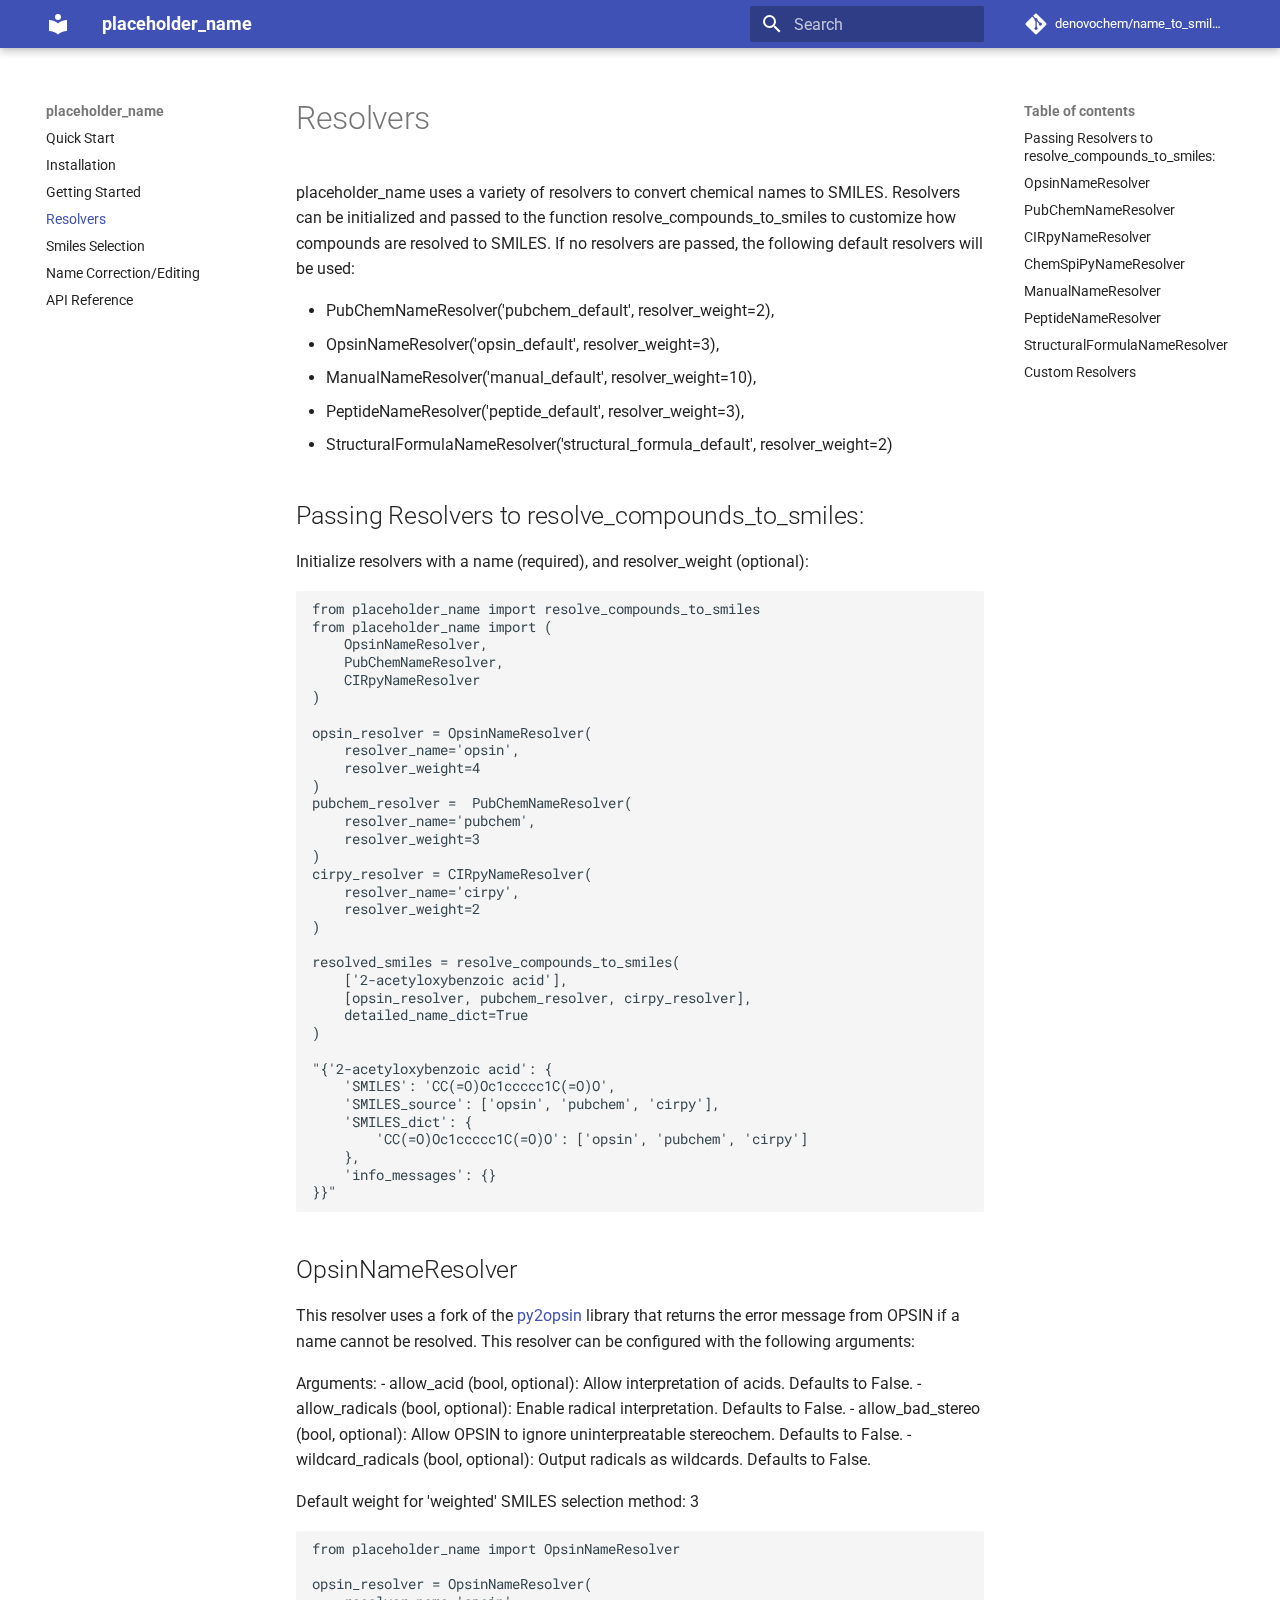
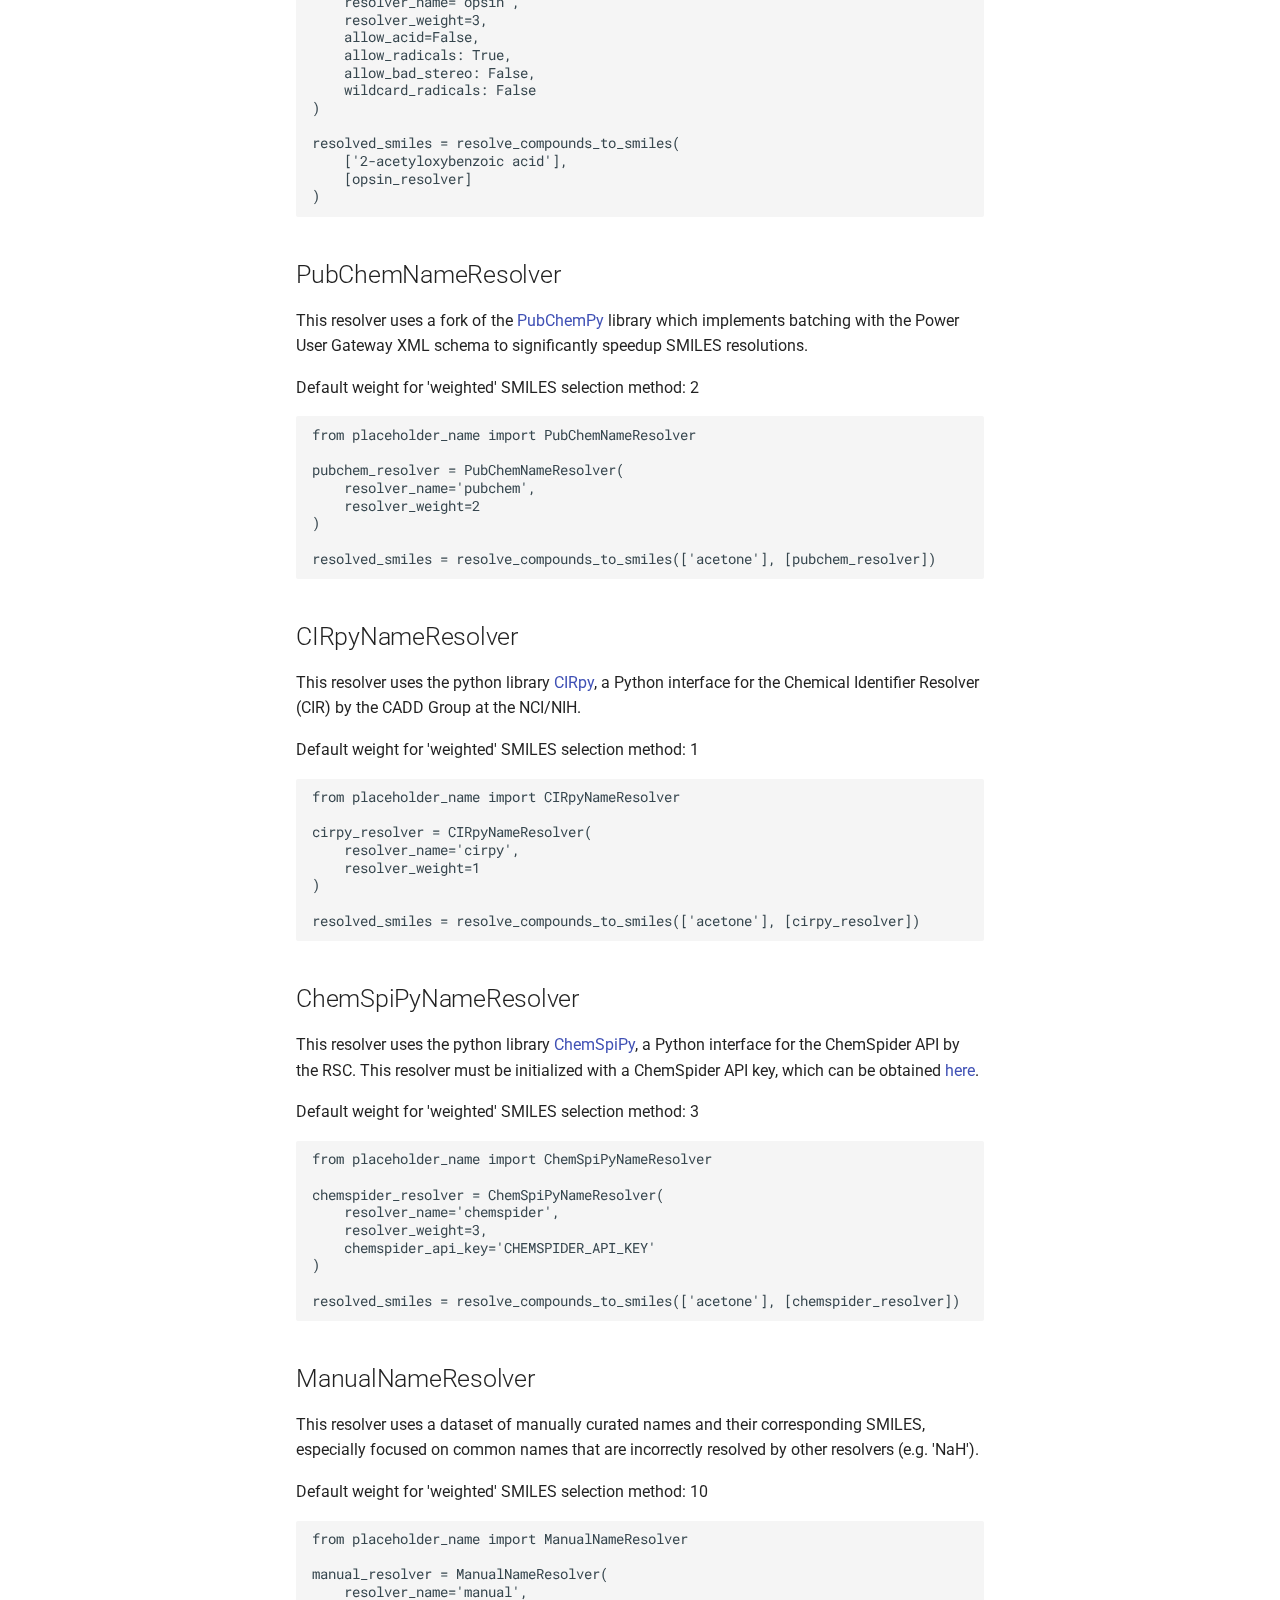
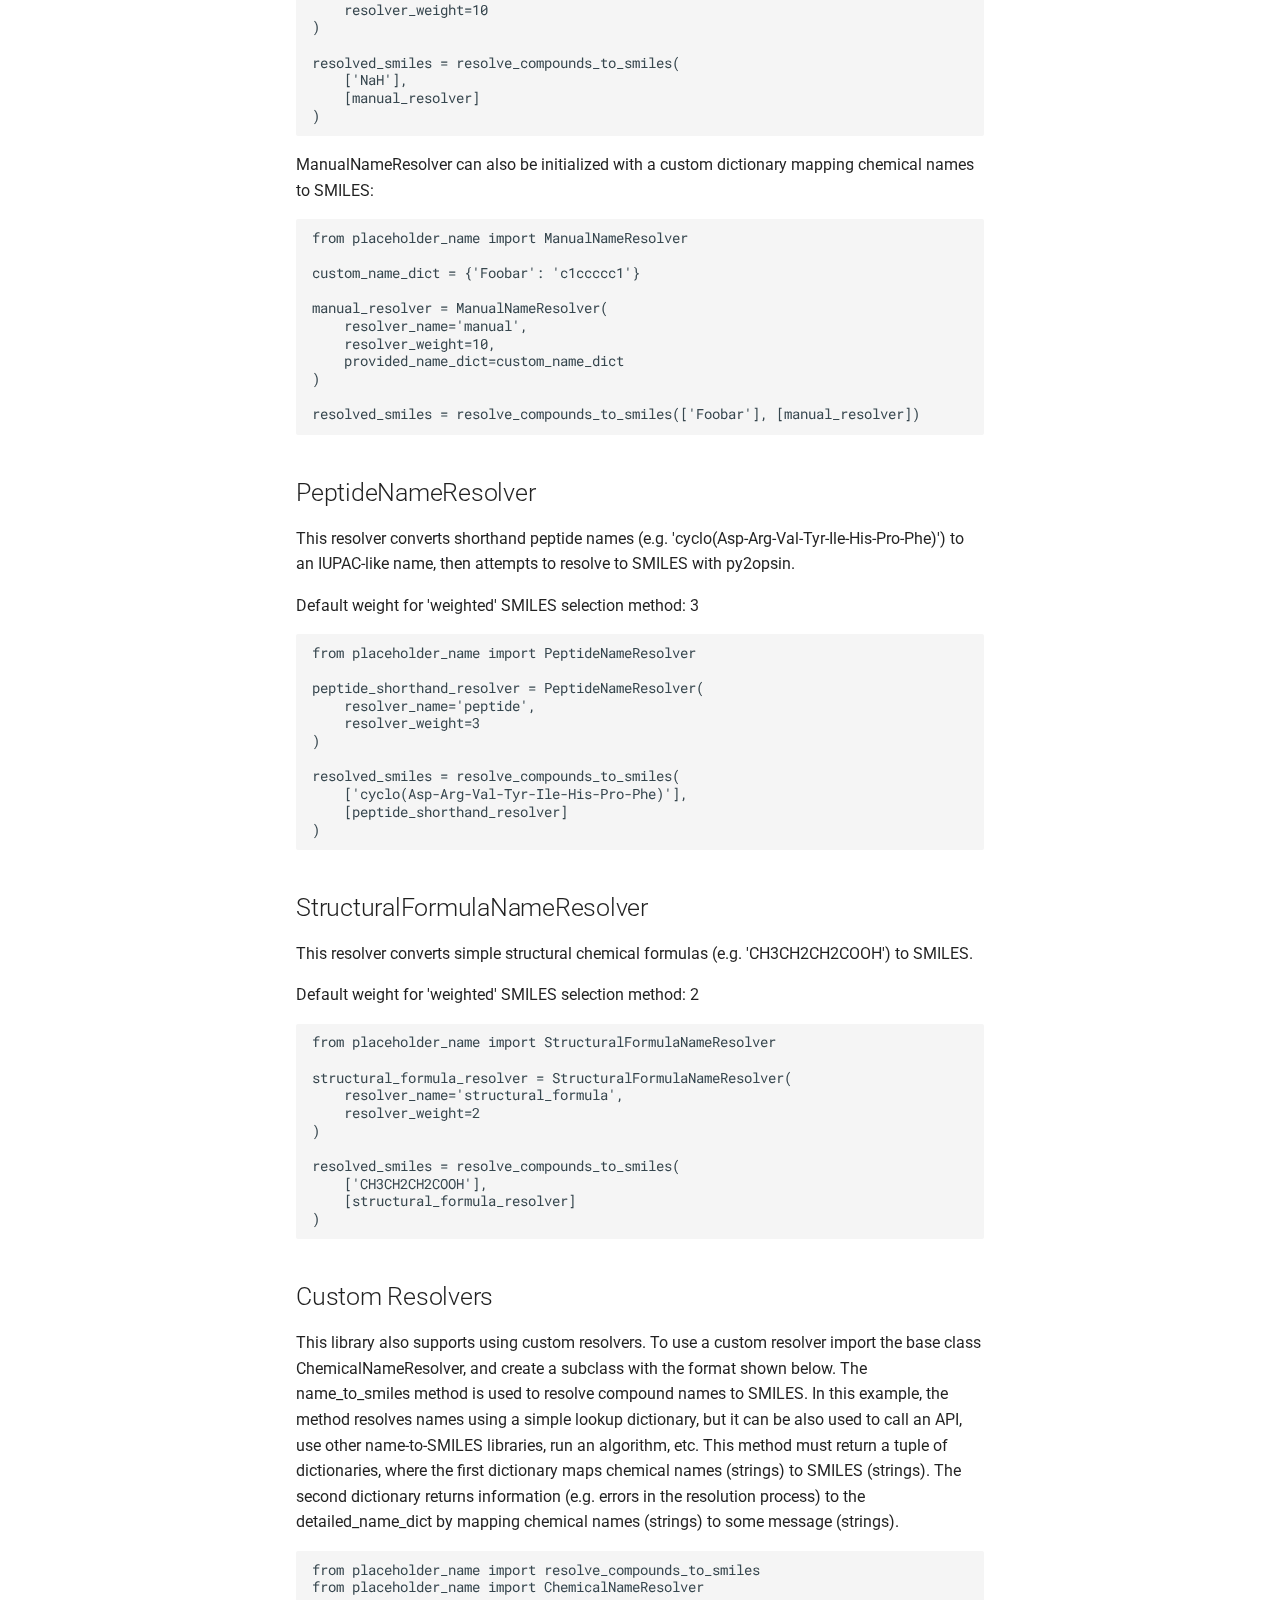
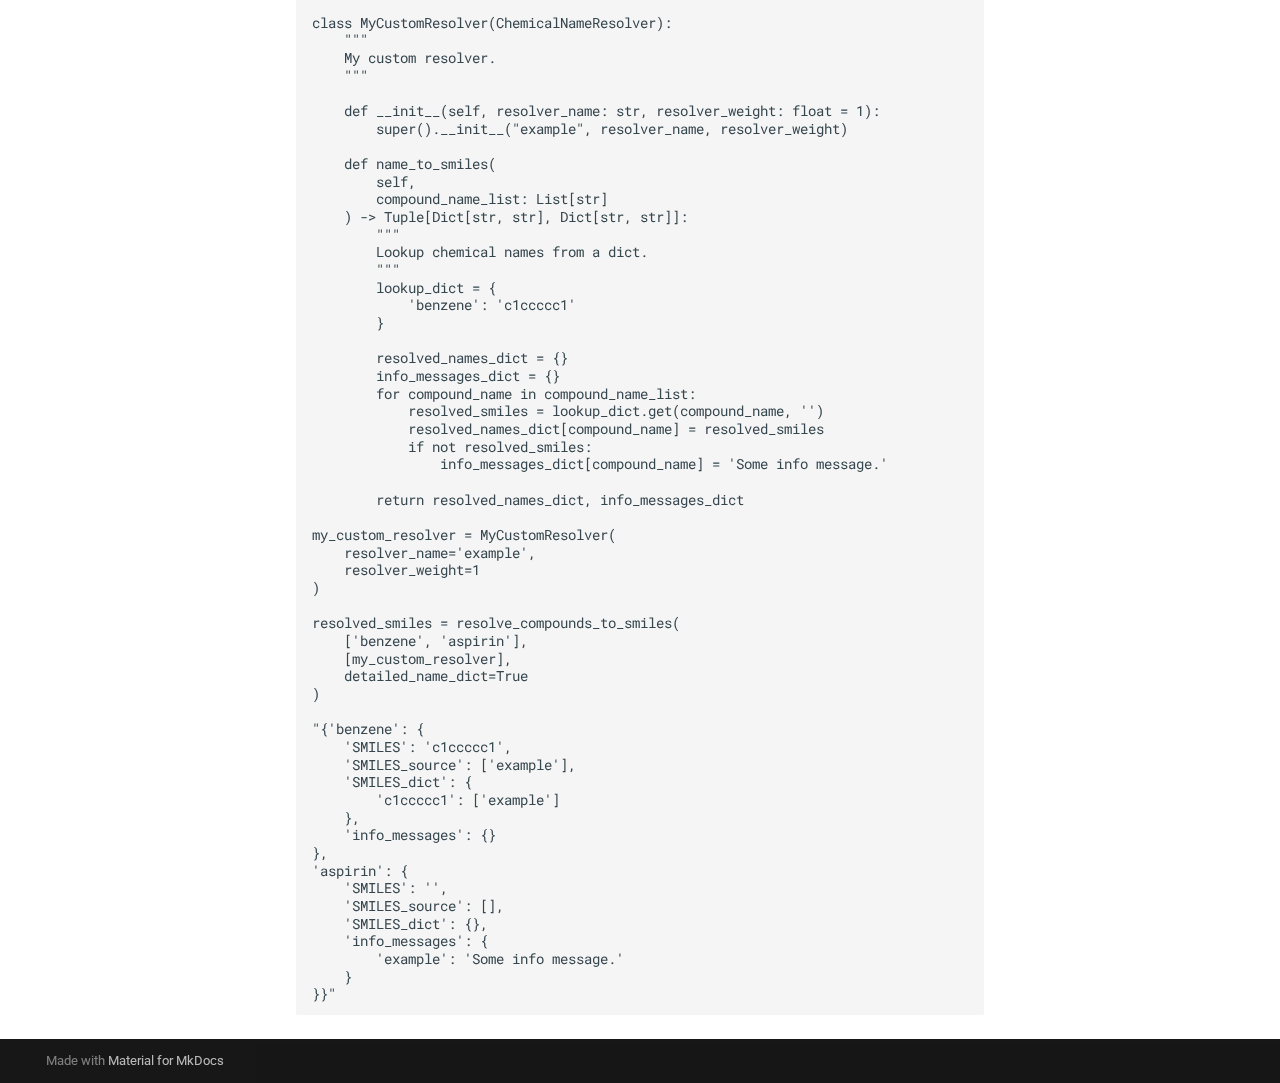
<file: resolvers/index.html>
<!doctype html>
<html lang="en" class="no-js">
  <head>
    
      <meta charset="utf-8">
      <meta name="viewport" content="width=device-width,initial-scale=1">
      
        <meta name="description" content="Convert chemical names to SMILES">
      
      
      
      
        <link rel="prev" href="../getting_started/">
      
      
        <link rel="next" href="../smiles_selection/">
      
      
        
      
      
      <link rel="icon" href="../assets/images/favicon.png">
      <meta name="generator" content="mkdocs-1.6.1, mkdocs-material-9.7.0">
    
    
      
        <title>Resolvers - placeholder_name</title>
      
    
    
      <link rel="stylesheet" href="../assets/stylesheets/main.618322db.min.css">
      
        
        <link rel="stylesheet" href="../assets/stylesheets/palette.ab4e12ef.min.css">
      
      


    
    
      
    
    
      
        
        
        <link rel="preconnect" href="https://fonts.gstatic.com" crossorigin>
        <link rel="stylesheet" href="https://fonts.googleapis.com/css?family=Roboto:300,300i,400,400i,700,700i%7CRoboto+Mono:400,400i,700,700i&display=fallback">
        <style>:root{--md-text-font:"Roboto";--md-code-font:"Roboto Mono"}</style>
      
    
    
      <link rel="stylesheet" href="../assets/_mkdocstrings.css">
    
      <link rel="stylesheet" href="../stylesheets/extra.css">
    
    <script>__md_scope=new URL("..",location),__md_hash=e=>[...e].reduce(((e,_)=>(e<<5)-e+_.charCodeAt(0)),0),__md_get=(e,_=localStorage,t=__md_scope)=>JSON.parse(_.getItem(t.pathname+"."+e)),__md_set=(e,_,t=localStorage,a=__md_scope)=>{try{t.setItem(a.pathname+"."+e,JSON.stringify(_))}catch(e){}}</script>
    
      

    
    
  </head>
  
  
    
    
    
    
    
    <body dir="ltr" data-md-color-scheme="default" data-md-color-primary="indigo" data-md-color-accent="indigo">
  
    
    <input class="md-toggle" data-md-toggle="drawer" type="checkbox" id="__drawer" autocomplete="off">
    <input class="md-toggle" data-md-toggle="search" type="checkbox" id="__search" autocomplete="off">
    <label class="md-overlay" for="__drawer"></label>
    <div data-md-component="skip">
      
        
        <a href="#passing-resolvers-to-resolve_compounds_to_smiles" class="md-skip">
          Skip to content
        </a>
      
    </div>
    <div data-md-component="announce">
      
    </div>
    
    
      

  

<header class="md-header md-header--shadow" data-md-component="header">
  <nav class="md-header__inner md-grid" aria-label="Header">
    <a href=".." title="placeholder_name" class="md-header__button md-logo" aria-label="placeholder_name" data-md-component="logo">
      
  
  <svg xmlns="http://www.w3.org/2000/svg" viewBox="0 0 24 24"><path d="M12 8a3 3 0 0 0 3-3 3 3 0 0 0-3-3 3 3 0 0 0-3 3 3 3 0 0 0 3 3m0 3.54C9.64 9.35 6.5 8 3 8v11c3.5 0 6.64 1.35 9 3.54 2.36-2.19 5.5-3.54 9-3.54V8c-3.5 0-6.64 1.35-9 3.54"/></svg>

    </a>
    <label class="md-header__button md-icon" for="__drawer">
      
      <svg xmlns="http://www.w3.org/2000/svg" viewBox="0 0 24 24"><path d="M3 6h18v2H3zm0 5h18v2H3zm0 5h18v2H3z"/></svg>
    </label>
    <div class="md-header__title" data-md-component="header-title">
      <div class="md-header__ellipsis">
        <div class="md-header__topic">
          <span class="md-ellipsis">
            placeholder_name
          </span>
        </div>
        <div class="md-header__topic" data-md-component="header-topic">
          <span class="md-ellipsis">
            
              Resolvers
            
          </span>
        </div>
      </div>
    </div>
    
      
    
    
    
    
      
      
        <label class="md-header__button md-icon" for="__search">
          
          <svg xmlns="http://www.w3.org/2000/svg" viewBox="0 0 24 24"><path d="M9.5 3A6.5 6.5 0 0 1 16 9.5c0 1.61-.59 3.09-1.56 4.23l.27.27h.79l5 5-1.5 1.5-5-5v-.79l-.27-.27A6.52 6.52 0 0 1 9.5 16 6.5 6.5 0 0 1 3 9.5 6.5 6.5 0 0 1 9.5 3m0 2C7 5 5 7 5 9.5S7 14 9.5 14 14 12 14 9.5 12 5 9.5 5"/></svg>
        </label>
        <div class="md-search" data-md-component="search" role="dialog">
  <label class="md-search__overlay" for="__search"></label>
  <div class="md-search__inner" role="search">
    <form class="md-search__form" name="search">
      <input type="text" class="md-search__input" name="query" aria-label="Search" placeholder="Search" autocapitalize="off" autocorrect="off" autocomplete="off" spellcheck="false" data-md-component="search-query" required>
      <label class="md-search__icon md-icon" for="__search">
        
        <svg xmlns="http://www.w3.org/2000/svg" viewBox="0 0 24 24"><path d="M9.5 3A6.5 6.5 0 0 1 16 9.5c0 1.61-.59 3.09-1.56 4.23l.27.27h.79l5 5-1.5 1.5-5-5v-.79l-.27-.27A6.52 6.52 0 0 1 9.5 16 6.5 6.5 0 0 1 3 9.5 6.5 6.5 0 0 1 9.5 3m0 2C7 5 5 7 5 9.5S7 14 9.5 14 14 12 14 9.5 12 5 9.5 5"/></svg>
        
        <svg xmlns="http://www.w3.org/2000/svg" viewBox="0 0 24 24"><path d="M20 11v2H8l5.5 5.5-1.42 1.42L4.16 12l7.92-7.92L13.5 5.5 8 11z"/></svg>
      </label>
      <nav class="md-search__options" aria-label="Search">
        
        <button type="reset" class="md-search__icon md-icon" title="Clear" aria-label="Clear" tabindex="-1">
          
          <svg xmlns="http://www.w3.org/2000/svg" viewBox="0 0 24 24"><path d="M19 6.41 17.59 5 12 10.59 6.41 5 5 6.41 10.59 12 5 17.59 6.41 19 12 13.41 17.59 19 19 17.59 13.41 12z"/></svg>
        </button>
      </nav>
      
        <div class="md-search__suggest" data-md-component="search-suggest"></div>
      
    </form>
    <div class="md-search__output">
      <div class="md-search__scrollwrap" tabindex="0" data-md-scrollfix>
        <div class="md-search-result" data-md-component="search-result">
          <div class="md-search-result__meta">
            Initializing search
          </div>
          <ol class="md-search-result__list" role="presentation"></ol>
        </div>
      </div>
    </div>
  </div>
</div>
      
    
    
      <div class="md-header__source">
        <a href="https://github.com/denovochem/name_to_smiles" title="Go to repository" class="md-source" data-md-component="source">
  <div class="md-source__icon md-icon">
    
    <svg xmlns="http://www.w3.org/2000/svg" viewBox="0 0 448 512"><!--! Font Awesome Free 7.1.0 by @fontawesome - https://fontawesome.com License - https://fontawesome.com/license/free (Icons: CC BY 4.0, Fonts: SIL OFL 1.1, Code: MIT License) Copyright 2025 Fonticons, Inc.--><path d="M439.6 236.1 244 40.5c-5.4-5.5-12.8-8.5-20.4-8.5s-15 3-20.4 8.4L162.5 81l51.5 51.5c27.1-9.1 52.7 16.8 43.4 43.7l49.7 49.7c34.2-11.8 61.2 31 35.5 56.7-26.5 26.5-70.2-2.9-56-37.3L240.3 199v121.9c25.3 12.5 22.3 41.8 9.1 55-6.4 6.4-15.2 10.1-24.3 10.1s-17.8-3.6-24.3-10.1c-17.6-17.6-11.1-46.9 11.2-56v-123c-20.8-8.5-24.6-30.7-18.6-45L142.6 101 8.5 235.1C3 240.6 0 247.9 0 255.5s3 15 8.5 20.4l195.6 195.7c5.4 5.4 12.7 8.4 20.4 8.4s15-3 20.4-8.4l194.7-194.7c5.4-5.4 8.4-12.8 8.4-20.4s-3-15-8.4-20.4"/></svg>
  </div>
  <div class="md-source__repository">
    denovochem/name_to_smiles
  </div>
</a>
      </div>
    
  </nav>
  
</header>
    
    <div class="md-container" data-md-component="container">
      
      
        
          
        
      
      <main class="md-main" data-md-component="main">
        <div class="md-main__inner md-grid">
          
            
              
              <div class="md-sidebar md-sidebar--primary" data-md-component="sidebar" data-md-type="navigation" >
                <div class="md-sidebar__scrollwrap">
                  <div class="md-sidebar__inner">
                    



<nav class="md-nav md-nav--primary" aria-label="Navigation" data-md-level="0">
  <label class="md-nav__title" for="__drawer">
    <a href=".." title="placeholder_name" class="md-nav__button md-logo" aria-label="placeholder_name" data-md-component="logo">
      
  
  <svg xmlns="http://www.w3.org/2000/svg" viewBox="0 0 24 24"><path d="M12 8a3 3 0 0 0 3-3 3 3 0 0 0-3-3 3 3 0 0 0-3 3 3 3 0 0 0 3 3m0 3.54C9.64 9.35 6.5 8 3 8v11c3.5 0 6.64 1.35 9 3.54 2.36-2.19 5.5-3.54 9-3.54V8c-3.5 0-6.64 1.35-9 3.54"/></svg>

    </a>
    placeholder_name
  </label>
  
    <div class="md-nav__source">
      <a href="https://github.com/denovochem/name_to_smiles" title="Go to repository" class="md-source" data-md-component="source">
  <div class="md-source__icon md-icon">
    
    <svg xmlns="http://www.w3.org/2000/svg" viewBox="0 0 448 512"><!--! Font Awesome Free 7.1.0 by @fontawesome - https://fontawesome.com License - https://fontawesome.com/license/free (Icons: CC BY 4.0, Fonts: SIL OFL 1.1, Code: MIT License) Copyright 2025 Fonticons, Inc.--><path d="M439.6 236.1 244 40.5c-5.4-5.5-12.8-8.5-20.4-8.5s-15 3-20.4 8.4L162.5 81l51.5 51.5c27.1-9.1 52.7 16.8 43.4 43.7l49.7 49.7c34.2-11.8 61.2 31 35.5 56.7-26.5 26.5-70.2-2.9-56-37.3L240.3 199v121.9c25.3 12.5 22.3 41.8 9.1 55-6.4 6.4-15.2 10.1-24.3 10.1s-17.8-3.6-24.3-10.1c-17.6-17.6-11.1-46.9 11.2-56v-123c-20.8-8.5-24.6-30.7-18.6-45L142.6 101 8.5 235.1C3 240.6 0 247.9 0 255.5s3 15 8.5 20.4l195.6 195.7c5.4 5.4 12.7 8.4 20.4 8.4s15-3 20.4-8.4l194.7-194.7c5.4-5.4 8.4-12.8 8.4-20.4s-3-15-8.4-20.4"/></svg>
  </div>
  <div class="md-source__repository">
    denovochem/name_to_smiles
  </div>
</a>
    </div>
  
  <ul class="md-nav__list" data-md-scrollfix>
    
      
      
  
  
  
  
    <li class="md-nav__item">
      <a href=".." class="md-nav__link">
        
  
  
  <span class="md-ellipsis">
    
  
    Quick Start
  

    
  </span>
  
  

      </a>
    </li>
  

    
      
      
  
  
  
  
    <li class="md-nav__item">
      <a href="../installation/" class="md-nav__link">
        
  
  
  <span class="md-ellipsis">
    
  
    Installation
  

    
  </span>
  
  

      </a>
    </li>
  

    
      
      
  
  
  
  
    <li class="md-nav__item">
      <a href="../getting_started/" class="md-nav__link">
        
  
  
  <span class="md-ellipsis">
    
  
    Getting Started
  

    
  </span>
  
  

      </a>
    </li>
  

    
      
      
  
  
    
  
  
  
    <li class="md-nav__item md-nav__item--active">
      
      <input class="md-nav__toggle md-toggle" type="checkbox" id="__toc">
      
      
      
        <label class="md-nav__link md-nav__link--active" for="__toc">
          
  
  
  <span class="md-ellipsis">
    
  
    Resolvers
  

    
  </span>
  
  

          <span class="md-nav__icon md-icon"></span>
        </label>
      
      <a href="./" class="md-nav__link md-nav__link--active">
        
  
  
  <span class="md-ellipsis">
    
  
    Resolvers
  

    
  </span>
  
  

      </a>
      
        

<nav class="md-nav md-nav--secondary" aria-label="Table of contents">
  
  
  
  
    <label class="md-nav__title" for="__toc">
      <span class="md-nav__icon md-icon"></span>
      Table of contents
    </label>
    <ul class="md-nav__list" data-md-component="toc" data-md-scrollfix>
      
        <li class="md-nav__item">
  <a href="#passing-resolvers-to-resolve_compounds_to_smiles" class="md-nav__link">
    <span class="md-ellipsis">
      
        Passing Resolvers to resolve_compounds_to_smiles:
      
    </span>
  </a>
  
</li>
      
        <li class="md-nav__item">
  <a href="#opsinnameresolver" class="md-nav__link">
    <span class="md-ellipsis">
      
        OpsinNameResolver
      
    </span>
  </a>
  
</li>
      
        <li class="md-nav__item">
  <a href="#pubchemnameresolver" class="md-nav__link">
    <span class="md-ellipsis">
      
        PubChemNameResolver
      
    </span>
  </a>
  
</li>
      
        <li class="md-nav__item">
  <a href="#cirpynameresolver" class="md-nav__link">
    <span class="md-ellipsis">
      
        CIRpyNameResolver
      
    </span>
  </a>
  
</li>
      
        <li class="md-nav__item">
  <a href="#chemspipynameresolver" class="md-nav__link">
    <span class="md-ellipsis">
      
        ChemSpiPyNameResolver
      
    </span>
  </a>
  
</li>
      
        <li class="md-nav__item">
  <a href="#manualnameresolver" class="md-nav__link">
    <span class="md-ellipsis">
      
        ManualNameResolver
      
    </span>
  </a>
  
</li>
      
        <li class="md-nav__item">
  <a href="#peptidenameresolver" class="md-nav__link">
    <span class="md-ellipsis">
      
        PeptideNameResolver
      
    </span>
  </a>
  
</li>
      
        <li class="md-nav__item">
  <a href="#structuralformulanameresolver" class="md-nav__link">
    <span class="md-ellipsis">
      
        StructuralFormulaNameResolver
      
    </span>
  </a>
  
</li>
      
        <li class="md-nav__item">
  <a href="#custom-resolvers" class="md-nav__link">
    <span class="md-ellipsis">
      
        Custom Resolvers
      
    </span>
  </a>
  
</li>
      
    </ul>
  
</nav>
      
    </li>
  

    
      
      
  
  
  
  
    <li class="md-nav__item">
      <a href="../smiles_selection/" class="md-nav__link">
        
  
  
  <span class="md-ellipsis">
    
  
    Smiles Selection
  

    
  </span>
  
  

      </a>
    </li>
  

    
      
      
  
  
  
  
    <li class="md-nav__item">
      <a href="../name_manipulation/" class="md-nav__link">
        
  
  
  <span class="md-ellipsis">
    
  
    Name Correction/Editing
  

    
  </span>
  
  

      </a>
    </li>
  

    
      
      
  
  
  
  
    <li class="md-nav__item">
      <a href="../reference/" class="md-nav__link">
        
  
  
  <span class="md-ellipsis">
    
  
    API Reference
  

    
  </span>
  
  

      </a>
    </li>
  

    
  </ul>
</nav>
                  </div>
                </div>
              </div>
            
            
              
              <div class="md-sidebar md-sidebar--secondary" data-md-component="sidebar" data-md-type="toc" >
                <div class="md-sidebar__scrollwrap">
                  <div class="md-sidebar__inner">
                    

<nav class="md-nav md-nav--secondary" aria-label="Table of contents">
  
  
  
  
    <label class="md-nav__title" for="__toc">
      <span class="md-nav__icon md-icon"></span>
      Table of contents
    </label>
    <ul class="md-nav__list" data-md-component="toc" data-md-scrollfix>
      
        <li class="md-nav__item">
  <a href="#passing-resolvers-to-resolve_compounds_to_smiles" class="md-nav__link">
    <span class="md-ellipsis">
      
        Passing Resolvers to resolve_compounds_to_smiles:
      
    </span>
  </a>
  
</li>
      
        <li class="md-nav__item">
  <a href="#opsinnameresolver" class="md-nav__link">
    <span class="md-ellipsis">
      
        OpsinNameResolver
      
    </span>
  </a>
  
</li>
      
        <li class="md-nav__item">
  <a href="#pubchemnameresolver" class="md-nav__link">
    <span class="md-ellipsis">
      
        PubChemNameResolver
      
    </span>
  </a>
  
</li>
      
        <li class="md-nav__item">
  <a href="#cirpynameresolver" class="md-nav__link">
    <span class="md-ellipsis">
      
        CIRpyNameResolver
      
    </span>
  </a>
  
</li>
      
        <li class="md-nav__item">
  <a href="#chemspipynameresolver" class="md-nav__link">
    <span class="md-ellipsis">
      
        ChemSpiPyNameResolver
      
    </span>
  </a>
  
</li>
      
        <li class="md-nav__item">
  <a href="#manualnameresolver" class="md-nav__link">
    <span class="md-ellipsis">
      
        ManualNameResolver
      
    </span>
  </a>
  
</li>
      
        <li class="md-nav__item">
  <a href="#peptidenameresolver" class="md-nav__link">
    <span class="md-ellipsis">
      
        PeptideNameResolver
      
    </span>
  </a>
  
</li>
      
        <li class="md-nav__item">
  <a href="#structuralformulanameresolver" class="md-nav__link">
    <span class="md-ellipsis">
      
        StructuralFormulaNameResolver
      
    </span>
  </a>
  
</li>
      
        <li class="md-nav__item">
  <a href="#custom-resolvers" class="md-nav__link">
    <span class="md-ellipsis">
      
        Custom Resolvers
      
    </span>
  </a>
  
</li>
      
    </ul>
  
</nav>
                  </div>
                </div>
              </div>
            
          
          
            <div class="md-content" data-md-component="content">
              
              <article class="md-content__inner md-typeset">
                
                  


  
  


  <h1>Resolvers</h1>

<p>placeholder_name uses a variety of resolvers to convert chemical names to SMILES. Resolvers can be initialized and passed to the function resolve_compounds_to_smiles to customize how compounds are resolved to SMILES. If no resolvers are passed, the following default resolvers will be used:</p>
<ul>
<li>PubChemNameResolver('pubchem_default', resolver_weight=2),</li>
<li>OpsinNameResolver('opsin_default', resolver_weight=3),</li>
<li>ManualNameResolver('manual_default', resolver_weight=10),</li>
<li>PeptideNameResolver('peptide_default', resolver_weight=3),</li>
<li>StructuralFormulaNameResolver('structural_formula_default', resolver_weight=2)</li>
</ul>
<h2 id="passing-resolvers-to-resolve_compounds_to_smiles">Passing Resolvers to resolve_compounds_to_smiles:</h2>
<p>Initialize resolvers with a name (required), and resolver_weight (optional):
<div class="highlight"><pre><span></span><code>from placeholder_name import resolve_compounds_to_smiles
from placeholder_name import (
    OpsinNameResolver, 
    PubChemNameResolver, 
    CIRpyNameResolver
)

opsin_resolver = OpsinNameResolver(
    resolver_name=&#39;opsin&#39;, 
    resolver_weight=4
)
pubchem_resolver =  PubChemNameResolver(
    resolver_name=&#39;pubchem&#39;, 
    resolver_weight=3
)
cirpy_resolver = CIRpyNameResolver(
    resolver_name=&#39;cirpy&#39;, 
    resolver_weight=2
)

resolved_smiles = resolve_compounds_to_smiles(
    [&#39;2-acetyloxybenzoic acid&#39;],
    [opsin_resolver, pubchem_resolver, cirpy_resolver],
    detailed_name_dict=True
)

&quot;{&#39;2-acetyloxybenzoic acid&#39;: {
    &#39;SMILES&#39;: &#39;CC(=O)Oc1ccccc1C(=O)O&#39;,
    &#39;SMILES_source&#39;: [&#39;opsin&#39;, &#39;pubchem&#39;, &#39;cirpy&#39;],
    &#39;SMILES_dict&#39;: {
        &#39;CC(=O)Oc1ccccc1C(=O)O&#39;: [&#39;opsin&#39;, &#39;pubchem&#39;, &#39;cirpy&#39;]
    },
    &#39;info_messages&#39;: {}
}}&quot;
</code></pre></div></p>
<h2 id="opsinnameresolver">OpsinNameResolver</h2>
<p>This resolver uses a fork of the <a href="https://github.com/csnbritt/py2opsin">py2opsin</a> library that returns the error message from OPSIN if a name cannot be resolved. This resolver can be configured with the following arguments:</p>
<p>Arguments:
- allow_acid (bool, optional): Allow interpretation of acids. Defaults to False.
- allow_radicals (bool, optional): Enable radical interpretation. Defaults to False.
- allow_bad_stereo (bool, optional): Allow OPSIN to ignore uninterpreatable stereochem. Defaults to False.
- wildcard_radicals (bool, optional): Output radicals as wildcards. Defaults to False.</p>
<p>Default weight for 'weighted' SMILES selection method: 3</p>
<div class="highlight"><pre><span></span><code>from placeholder_name import OpsinNameResolver

opsin_resolver = OpsinNameResolver(
    resolver_name=&#39;opsin&#39;,
    resolver_weight=3,
    allow_acid=False,
    allow_radicals: True,
    allow_bad_stereo: False,
    wildcard_radicals: False
)

resolved_smiles = resolve_compounds_to_smiles(
    [&#39;2-acetyloxybenzoic acid&#39;], 
    [opsin_resolver]
)
</code></pre></div>
<h2 id="pubchemnameresolver">PubChemNameResolver</h2>
<p>This resolver uses a fork of the <a href="https://github.com/csnbritt/PubChemPy">PubChemPy</a> library which implements batching with the Power User Gateway XML schema to significantly speedup SMILES resolutions.</p>
<p>Default weight for 'weighted' SMILES selection method: 2</p>
<div class="highlight"><pre><span></span><code>from placeholder_name import PubChemNameResolver

pubchem_resolver = PubChemNameResolver(
    resolver_name=&#39;pubchem&#39;, 
    resolver_weight=2
)

resolved_smiles = resolve_compounds_to_smiles([&#39;acetone&#39;], [pubchem_resolver])
</code></pre></div>
<h2 id="cirpynameresolver">CIRpyNameResolver</h2>
<p>This resolver uses the python library <a href="https://github.com/mcs07/CIRpy">CIRpy</a>, a Python interface for the Chemical Identifier Resolver (CIR) by the CADD Group at the NCI/NIH.</p>
<p>Default weight for 'weighted' SMILES selection method: 1</p>
<div class="highlight"><pre><span></span><code>from placeholder_name import CIRpyNameResolver

cirpy_resolver = CIRpyNameResolver(
    resolver_name=&#39;cirpy&#39;, 
    resolver_weight=1
)

resolved_smiles = resolve_compounds_to_smiles([&#39;acetone&#39;], [cirpy_resolver])
</code></pre></div>
<h2 id="chemspipynameresolver">ChemSpiPyNameResolver</h2>
<p>This resolver uses the python library <a href="https://github.com/mcs07/ChemSpiPy">ChemSpiPy</a>, a Python interface for the ChemSpider API by the RSC. This resolver must be initialized with a ChemSpider API key, which can be obtained <a href="https://developer.rsc.org/getting-started">here</a>.</p>
<p>Default weight for 'weighted' SMILES selection method: 3</p>
<div class="highlight"><pre><span></span><code>from placeholder_name import ChemSpiPyNameResolver

chemspider_resolver = ChemSpiPyNameResolver(
    resolver_name=&#39;chemspider&#39;, 
    resolver_weight=3,
    chemspider_api_key=&#39;CHEMSPIDER_API_KEY&#39;
)

resolved_smiles = resolve_compounds_to_smiles([&#39;acetone&#39;], [chemspider_resolver])
</code></pre></div>
<h2 id="manualnameresolver">ManualNameResolver</h2>
<p>This resolver uses a dataset of manually curated names and their corresponding SMILES, especially focused on common names that are incorrectly resolved by other resolvers (e.g. 'NaH').</p>
<p>Default weight for 'weighted' SMILES selection method: 10</p>
<div class="highlight"><pre><span></span><code>from placeholder_name import ManualNameResolver

manual_resolver = ManualNameResolver(
    resolver_name=&#39;manual&#39;, 
    resolver_weight=10
)

resolved_smiles = resolve_compounds_to_smiles(
    [&#39;NaH&#39;], 
    [manual_resolver]
)
</code></pre></div>
<p>ManualNameResolver can also be initialized with a custom dictionary mapping chemical names to SMILES:
<div class="highlight"><pre><span></span><code>from placeholder_name import ManualNameResolver

custom_name_dict = {&#39;Foobar&#39;: &#39;c1ccccc1&#39;}

manual_resolver = ManualNameResolver(
    resolver_name=&#39;manual&#39;, 
    resolver_weight=10,
    provided_name_dict=custom_name_dict
)

resolved_smiles = resolve_compounds_to_smiles([&#39;Foobar&#39;], [manual_resolver])
</code></pre></div></p>
<h2 id="peptidenameresolver">PeptideNameResolver</h2>
<p>This resolver converts shorthand peptide names (e.g. 'cyclo(Asp-Arg-Val-Tyr-Ile-His-Pro-Phe)') to an IUPAC-like name, then attempts to resolve to SMILES with py2opsin.</p>
<p>Default weight for 'weighted' SMILES selection method: 3</p>
<div class="highlight"><pre><span></span><code>from placeholder_name import PeptideNameResolver

peptide_shorthand_resolver = PeptideNameResolver(
    resolver_name=&#39;peptide&#39;, 
    resolver_weight=3
)

resolved_smiles = resolve_compounds_to_smiles(
    [&#39;cyclo(Asp-Arg-Val-Tyr-Ile-His-Pro-Phe)&#39;], 
    [peptide_shorthand_resolver]
)
</code></pre></div>
<h2 id="structuralformulanameresolver">StructuralFormulaNameResolver</h2>
<p>This resolver converts simple structural chemical formulas (e.g. 'CH3CH2CH2COOH') to SMILES.</p>
<p>Default weight for 'weighted' SMILES selection method: 2</p>
<div class="highlight"><pre><span></span><code>from placeholder_name import StructuralFormulaNameResolver

structural_formula_resolver = StructuralFormulaNameResolver(
    resolver_name=&#39;structural_formula&#39;, 
    resolver_weight=2
)

resolved_smiles = resolve_compounds_to_smiles(
    [&#39;CH3CH2CH2COOH&#39;], 
    [structural_formula_resolver]
)
</code></pre></div>
<h2 id="custom-resolvers">Custom Resolvers</h2>
<p>This library also supports using custom resolvers. To use a custom resolver import the base class ChemicalNameResolver, and create a subclass with the format shown below. The name_to_smiles method is used to resolve compound names to SMILES. In this example, the method resolves names using a simple lookup dictionary, but it can be also used to call an API, use other name-to-SMILES libraries, run an algorithm, etc. This method must return a tuple of dictionaries, where the first dictionary maps chemical names (strings) to SMILES (strings). The second dictionary returns information (e.g. errors in the resolution process) to the detailed_name_dict by mapping chemical names (strings) to some message (strings).</p>
<div class="highlight"><pre><span></span><code>from placeholder_name import resolve_compounds_to_smiles
from placeholder_name import ChemicalNameResolver

class MyCustomResolver(ChemicalNameResolver):
    &quot;&quot;&quot;
    My custom resolver.
    &quot;&quot;&quot;

    def __init__(self, resolver_name: str, resolver_weight: float = 1):
        super().__init__(&quot;example&quot;, resolver_name, resolver_weight)

    def name_to_smiles(
        self,
        compound_name_list: List[str]
    ) -&gt; Tuple[Dict[str, str], Dict[str, str]]:
        &quot;&quot;&quot;
        Lookup chemical names from a dict.
        &quot;&quot;&quot;
        lookup_dict = {
            &#39;benzene&#39;: &#39;c1ccccc1&#39;
        }

        resolved_names_dict = {}
        info_messages_dict = {}
        for compound_name in compound_name_list:
            resolved_smiles = lookup_dict.get(compound_name, &#39;&#39;)
            resolved_names_dict[compound_name] = resolved_smiles
            if not resolved_smiles:
                info_messages_dict[compound_name] = &#39;Some info message.&#39;

        return resolved_names_dict, info_messages_dict

my_custom_resolver = MyCustomResolver(
    resolver_name=&#39;example&#39;, 
    resolver_weight=1
)

resolved_smiles = resolve_compounds_to_smiles(
    [&#39;benzene&#39;, &#39;aspirin&#39;], 
    [my_custom_resolver], 
    detailed_name_dict=True
)

&quot;{&#39;benzene&#39;: {
    &#39;SMILES&#39;: &#39;c1ccccc1&#39;,
    &#39;SMILES_source&#39;: [&#39;example&#39;],
    &#39;SMILES_dict&#39;: {
        &#39;c1ccccc1&#39;: [&#39;example&#39;]
    },
    &#39;info_messages&#39;: {}
},
&#39;aspirin&#39;: {
    &#39;SMILES&#39;: &#39;&#39;,
    &#39;SMILES_source&#39;: [],
    &#39;SMILES_dict&#39;: {},
    &#39;info_messages&#39;: {
        &#39;example&#39;: &#39;Some info message.&#39;
    }
}}&quot;
</code></pre></div>












                
              </article>
            </div>
          
          
<script>var target=document.getElementById(location.hash.slice(1));target&&target.name&&(target.checked=target.name.startsWith("__tabbed_"))</script>
        </div>
        
      </main>
      
        <footer class="md-footer">
  
  <div class="md-footer-meta md-typeset">
    <div class="md-footer-meta__inner md-grid">
      <div class="md-copyright">
  
  
    Made with
    <a href="https://squidfunk.github.io/mkdocs-material/" target="_blank" rel="noopener">
      Material for MkDocs
    </a>
  
</div>
      
    </div>
  </div>
</footer>
      
    </div>
    <div class="md-dialog" data-md-component="dialog">
      <div class="md-dialog__inner md-typeset"></div>
    </div>
    
    
    
      
      
      <script id="__config" type="application/json">{"annotate": null, "base": "..", "features": ["navigation.sections", "navigation.expand", "search.suggest"], "search": "../assets/javascripts/workers/search.7a47a382.min.js", "tags": null, "translations": {"clipboard.copied": "Copied to clipboard", "clipboard.copy": "Copy to clipboard", "search.result.more.one": "1 more on this page", "search.result.more.other": "# more on this page", "search.result.none": "No matching documents", "search.result.one": "1 matching document", "search.result.other": "# matching documents", "search.result.placeholder": "Type to start searching", "search.result.term.missing": "Missing", "select.version": "Select version"}, "version": null}</script>
    
    
      <script src="../assets/javascripts/bundle.e71a0d61.min.js"></script>
      
    
  </body>
</html>
</file>
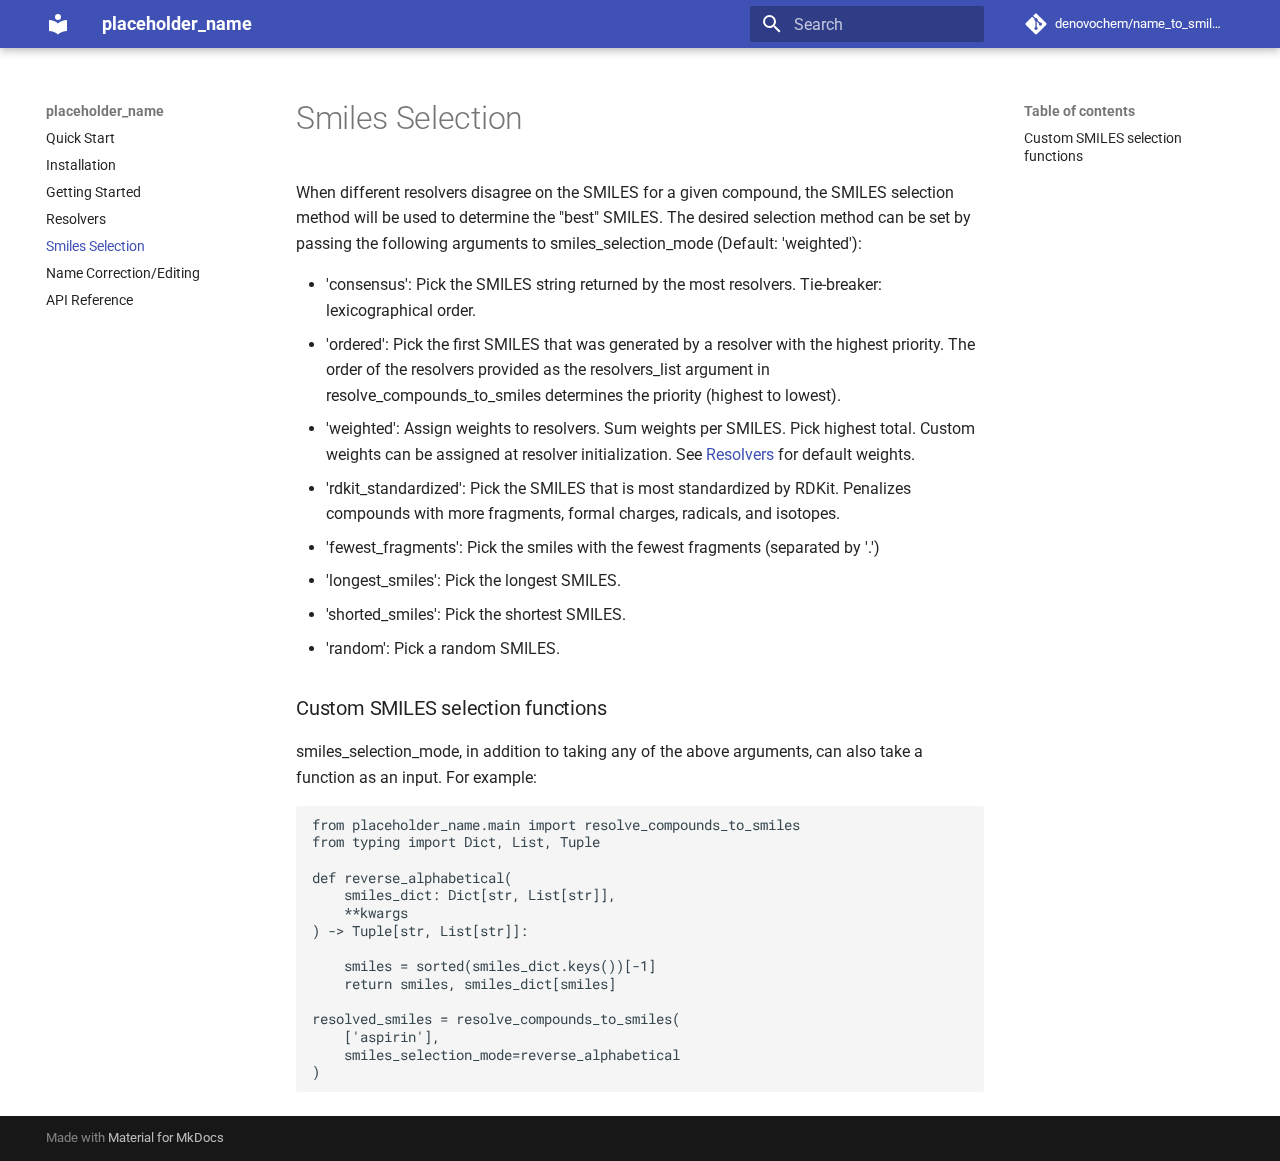
<file: smiles_selection/index.html>
<!doctype html>
<html lang="en" class="no-js">
  <head>
    
      <meta charset="utf-8">
      <meta name="viewport" content="width=device-width,initial-scale=1">
      
        <meta name="description" content="Convert chemical names to SMILES">
      
      
      
      
        <link rel="prev" href="../resolvers/">
      
      
        <link rel="next" href="../name_manipulation/">
      
      
        
      
      
      <link rel="icon" href="../assets/images/favicon.png">
      <meta name="generator" content="mkdocs-1.6.1, mkdocs-material-9.7.0">
    
    
      
        <title>Smiles Selection - placeholder_name</title>
      
    
    
      <link rel="stylesheet" href="../assets/stylesheets/main.618322db.min.css">
      
        
        <link rel="stylesheet" href="../assets/stylesheets/palette.ab4e12ef.min.css">
      
      


    
    
      
    
    
      
        
        
        <link rel="preconnect" href="https://fonts.gstatic.com" crossorigin>
        <link rel="stylesheet" href="https://fonts.googleapis.com/css?family=Roboto:300,300i,400,400i,700,700i%7CRoboto+Mono:400,400i,700,700i&display=fallback">
        <style>:root{--md-text-font:"Roboto";--md-code-font:"Roboto Mono"}</style>
      
    
    
      <link rel="stylesheet" href="../assets/_mkdocstrings.css">
    
      <link rel="stylesheet" href="../stylesheets/extra.css">
    
    <script>__md_scope=new URL("..",location),__md_hash=e=>[...e].reduce(((e,_)=>(e<<5)-e+_.charCodeAt(0)),0),__md_get=(e,_=localStorage,t=__md_scope)=>JSON.parse(_.getItem(t.pathname+"."+e)),__md_set=(e,_,t=localStorage,a=__md_scope)=>{try{t.setItem(a.pathname+"."+e,JSON.stringify(_))}catch(e){}}</script>
    
      

    
    
  </head>
  
  
    
    
    
    
    
    <body dir="ltr" data-md-color-scheme="default" data-md-color-primary="indigo" data-md-color-accent="indigo">
  
    
    <input class="md-toggle" data-md-toggle="drawer" type="checkbox" id="__drawer" autocomplete="off">
    <input class="md-toggle" data-md-toggle="search" type="checkbox" id="__search" autocomplete="off">
    <label class="md-overlay" for="__drawer"></label>
    <div data-md-component="skip">
      
        
        <a href="#custom-smiles-selection-functions" class="md-skip">
          Skip to content
        </a>
      
    </div>
    <div data-md-component="announce">
      
    </div>
    
    
      

  

<header class="md-header md-header--shadow" data-md-component="header">
  <nav class="md-header__inner md-grid" aria-label="Header">
    <a href=".." title="placeholder_name" class="md-header__button md-logo" aria-label="placeholder_name" data-md-component="logo">
      
  
  <svg xmlns="http://www.w3.org/2000/svg" viewBox="0 0 24 24"><path d="M12 8a3 3 0 0 0 3-3 3 3 0 0 0-3-3 3 3 0 0 0-3 3 3 3 0 0 0 3 3m0 3.54C9.64 9.35 6.5 8 3 8v11c3.5 0 6.64 1.35 9 3.54 2.36-2.19 5.5-3.54 9-3.54V8c-3.5 0-6.64 1.35-9 3.54"/></svg>

    </a>
    <label class="md-header__button md-icon" for="__drawer">
      
      <svg xmlns="http://www.w3.org/2000/svg" viewBox="0 0 24 24"><path d="M3 6h18v2H3zm0 5h18v2H3zm0 5h18v2H3z"/></svg>
    </label>
    <div class="md-header__title" data-md-component="header-title">
      <div class="md-header__ellipsis">
        <div class="md-header__topic">
          <span class="md-ellipsis">
            placeholder_name
          </span>
        </div>
        <div class="md-header__topic" data-md-component="header-topic">
          <span class="md-ellipsis">
            
              Smiles Selection
            
          </span>
        </div>
      </div>
    </div>
    
      
    
    
    
    
      
      
        <label class="md-header__button md-icon" for="__search">
          
          <svg xmlns="http://www.w3.org/2000/svg" viewBox="0 0 24 24"><path d="M9.5 3A6.5 6.5 0 0 1 16 9.5c0 1.61-.59 3.09-1.56 4.23l.27.27h.79l5 5-1.5 1.5-5-5v-.79l-.27-.27A6.52 6.52 0 0 1 9.5 16 6.5 6.5 0 0 1 3 9.5 6.5 6.5 0 0 1 9.5 3m0 2C7 5 5 7 5 9.5S7 14 9.5 14 14 12 14 9.5 12 5 9.5 5"/></svg>
        </label>
        <div class="md-search" data-md-component="search" role="dialog">
  <label class="md-search__overlay" for="__search"></label>
  <div class="md-search__inner" role="search">
    <form class="md-search__form" name="search">
      <input type="text" class="md-search__input" name="query" aria-label="Search" placeholder="Search" autocapitalize="off" autocorrect="off" autocomplete="off" spellcheck="false" data-md-component="search-query" required>
      <label class="md-search__icon md-icon" for="__search">
        
        <svg xmlns="http://www.w3.org/2000/svg" viewBox="0 0 24 24"><path d="M9.5 3A6.5 6.5 0 0 1 16 9.5c0 1.61-.59 3.09-1.56 4.23l.27.27h.79l5 5-1.5 1.5-5-5v-.79l-.27-.27A6.52 6.52 0 0 1 9.5 16 6.5 6.5 0 0 1 3 9.5 6.5 6.5 0 0 1 9.5 3m0 2C7 5 5 7 5 9.5S7 14 9.5 14 14 12 14 9.5 12 5 9.5 5"/></svg>
        
        <svg xmlns="http://www.w3.org/2000/svg" viewBox="0 0 24 24"><path d="M20 11v2H8l5.5 5.5-1.42 1.42L4.16 12l7.92-7.92L13.5 5.5 8 11z"/></svg>
      </label>
      <nav class="md-search__options" aria-label="Search">
        
        <button type="reset" class="md-search__icon md-icon" title="Clear" aria-label="Clear" tabindex="-1">
          
          <svg xmlns="http://www.w3.org/2000/svg" viewBox="0 0 24 24"><path d="M19 6.41 17.59 5 12 10.59 6.41 5 5 6.41 10.59 12 5 17.59 6.41 19 12 13.41 17.59 19 19 17.59 13.41 12z"/></svg>
        </button>
      </nav>
      
        <div class="md-search__suggest" data-md-component="search-suggest"></div>
      
    </form>
    <div class="md-search__output">
      <div class="md-search__scrollwrap" tabindex="0" data-md-scrollfix>
        <div class="md-search-result" data-md-component="search-result">
          <div class="md-search-result__meta">
            Initializing search
          </div>
          <ol class="md-search-result__list" role="presentation"></ol>
        </div>
      </div>
    </div>
  </div>
</div>
      
    
    
      <div class="md-header__source">
        <a href="https://github.com/denovochem/name_to_smiles" title="Go to repository" class="md-source" data-md-component="source">
  <div class="md-source__icon md-icon">
    
    <svg xmlns="http://www.w3.org/2000/svg" viewBox="0 0 448 512"><!--! Font Awesome Free 7.1.0 by @fontawesome - https://fontawesome.com License - https://fontawesome.com/license/free (Icons: CC BY 4.0, Fonts: SIL OFL 1.1, Code: MIT License) Copyright 2025 Fonticons, Inc.--><path d="M439.6 236.1 244 40.5c-5.4-5.5-12.8-8.5-20.4-8.5s-15 3-20.4 8.4L162.5 81l51.5 51.5c27.1-9.1 52.7 16.8 43.4 43.7l49.7 49.7c34.2-11.8 61.2 31 35.5 56.7-26.5 26.5-70.2-2.9-56-37.3L240.3 199v121.9c25.3 12.5 22.3 41.8 9.1 55-6.4 6.4-15.2 10.1-24.3 10.1s-17.8-3.6-24.3-10.1c-17.6-17.6-11.1-46.9 11.2-56v-123c-20.8-8.5-24.6-30.7-18.6-45L142.6 101 8.5 235.1C3 240.6 0 247.9 0 255.5s3 15 8.5 20.4l195.6 195.7c5.4 5.4 12.7 8.4 20.4 8.4s15-3 20.4-8.4l194.7-194.7c5.4-5.4 8.4-12.8 8.4-20.4s-3-15-8.4-20.4"/></svg>
  </div>
  <div class="md-source__repository">
    denovochem/name_to_smiles
  </div>
</a>
      </div>
    
  </nav>
  
</header>
    
    <div class="md-container" data-md-component="container">
      
      
        
          
        
      
      <main class="md-main" data-md-component="main">
        <div class="md-main__inner md-grid">
          
            
              
              <div class="md-sidebar md-sidebar--primary" data-md-component="sidebar" data-md-type="navigation" >
                <div class="md-sidebar__scrollwrap">
                  <div class="md-sidebar__inner">
                    



<nav class="md-nav md-nav--primary" aria-label="Navigation" data-md-level="0">
  <label class="md-nav__title" for="__drawer">
    <a href=".." title="placeholder_name" class="md-nav__button md-logo" aria-label="placeholder_name" data-md-component="logo">
      
  
  <svg xmlns="http://www.w3.org/2000/svg" viewBox="0 0 24 24"><path d="M12 8a3 3 0 0 0 3-3 3 3 0 0 0-3-3 3 3 0 0 0-3 3 3 3 0 0 0 3 3m0 3.54C9.64 9.35 6.5 8 3 8v11c3.5 0 6.64 1.35 9 3.54 2.36-2.19 5.5-3.54 9-3.54V8c-3.5 0-6.64 1.35-9 3.54"/></svg>

    </a>
    placeholder_name
  </label>
  
    <div class="md-nav__source">
      <a href="https://github.com/denovochem/name_to_smiles" title="Go to repository" class="md-source" data-md-component="source">
  <div class="md-source__icon md-icon">
    
    <svg xmlns="http://www.w3.org/2000/svg" viewBox="0 0 448 512"><!--! Font Awesome Free 7.1.0 by @fontawesome - https://fontawesome.com License - https://fontawesome.com/license/free (Icons: CC BY 4.0, Fonts: SIL OFL 1.1, Code: MIT License) Copyright 2025 Fonticons, Inc.--><path d="M439.6 236.1 244 40.5c-5.4-5.5-12.8-8.5-20.4-8.5s-15 3-20.4 8.4L162.5 81l51.5 51.5c27.1-9.1 52.7 16.8 43.4 43.7l49.7 49.7c34.2-11.8 61.2 31 35.5 56.7-26.5 26.5-70.2-2.9-56-37.3L240.3 199v121.9c25.3 12.5 22.3 41.8 9.1 55-6.4 6.4-15.2 10.1-24.3 10.1s-17.8-3.6-24.3-10.1c-17.6-17.6-11.1-46.9 11.2-56v-123c-20.8-8.5-24.6-30.7-18.6-45L142.6 101 8.5 235.1C3 240.6 0 247.9 0 255.5s3 15 8.5 20.4l195.6 195.7c5.4 5.4 12.7 8.4 20.4 8.4s15-3 20.4-8.4l194.7-194.7c5.4-5.4 8.4-12.8 8.4-20.4s-3-15-8.4-20.4"/></svg>
  </div>
  <div class="md-source__repository">
    denovochem/name_to_smiles
  </div>
</a>
    </div>
  
  <ul class="md-nav__list" data-md-scrollfix>
    
      
      
  
  
  
  
    <li class="md-nav__item">
      <a href=".." class="md-nav__link">
        
  
  
  <span class="md-ellipsis">
    
  
    Quick Start
  

    
  </span>
  
  

      </a>
    </li>
  

    
      
      
  
  
  
  
    <li class="md-nav__item">
      <a href="../installation/" class="md-nav__link">
        
  
  
  <span class="md-ellipsis">
    
  
    Installation
  

    
  </span>
  
  

      </a>
    </li>
  

    
      
      
  
  
  
  
    <li class="md-nav__item">
      <a href="../getting_started/" class="md-nav__link">
        
  
  
  <span class="md-ellipsis">
    
  
    Getting Started
  

    
  </span>
  
  

      </a>
    </li>
  

    
      
      
  
  
  
  
    <li class="md-nav__item">
      <a href="../resolvers/" class="md-nav__link">
        
  
  
  <span class="md-ellipsis">
    
  
    Resolvers
  

    
  </span>
  
  

      </a>
    </li>
  

    
      
      
  
  
    
  
  
  
    <li class="md-nav__item md-nav__item--active">
      
      <input class="md-nav__toggle md-toggle" type="checkbox" id="__toc">
      
      
      
        <label class="md-nav__link md-nav__link--active" for="__toc">
          
  
  
  <span class="md-ellipsis">
    
  
    Smiles Selection
  

    
  </span>
  
  

          <span class="md-nav__icon md-icon"></span>
        </label>
      
      <a href="./" class="md-nav__link md-nav__link--active">
        
  
  
  <span class="md-ellipsis">
    
  
    Smiles Selection
  

    
  </span>
  
  

      </a>
      
        

<nav class="md-nav md-nav--secondary" aria-label="Table of contents">
  
  
  
  
    <label class="md-nav__title" for="__toc">
      <span class="md-nav__icon md-icon"></span>
      Table of contents
    </label>
    <ul class="md-nav__list" data-md-component="toc" data-md-scrollfix>
      
        <li class="md-nav__item">
  <a href="#custom-smiles-selection-functions" class="md-nav__link">
    <span class="md-ellipsis">
      
        Custom SMILES selection functions
      
    </span>
  </a>
  
</li>
      
    </ul>
  
</nav>
      
    </li>
  

    
      
      
  
  
  
  
    <li class="md-nav__item">
      <a href="../name_manipulation/" class="md-nav__link">
        
  
  
  <span class="md-ellipsis">
    
  
    Name Correction/Editing
  

    
  </span>
  
  

      </a>
    </li>
  

    
      
      
  
  
  
  
    <li class="md-nav__item">
      <a href="../reference/" class="md-nav__link">
        
  
  
  <span class="md-ellipsis">
    
  
    API Reference
  

    
  </span>
  
  

      </a>
    </li>
  

    
  </ul>
</nav>
                  </div>
                </div>
              </div>
            
            
              
              <div class="md-sidebar md-sidebar--secondary" data-md-component="sidebar" data-md-type="toc" >
                <div class="md-sidebar__scrollwrap">
                  <div class="md-sidebar__inner">
                    

<nav class="md-nav md-nav--secondary" aria-label="Table of contents">
  
  
  
  
    <label class="md-nav__title" for="__toc">
      <span class="md-nav__icon md-icon"></span>
      Table of contents
    </label>
    <ul class="md-nav__list" data-md-component="toc" data-md-scrollfix>
      
        <li class="md-nav__item">
  <a href="#custom-smiles-selection-functions" class="md-nav__link">
    <span class="md-ellipsis">
      
        Custom SMILES selection functions
      
    </span>
  </a>
  
</li>
      
    </ul>
  
</nav>
                  </div>
                </div>
              </div>
            
          
          
            <div class="md-content" data-md-component="content">
              
              <article class="md-content__inner md-typeset">
                
                  


  
  


  <h1>Smiles Selection</h1>

<p>When different resolvers disagree on the SMILES for a given compound, the SMILES selection method will be used to determine the "best" SMILES. The desired selection method can be set by passing the following arguments to smiles_selection_mode (Default: 'weighted'):</p>
<ul>
<li>'consensus': Pick the SMILES string returned by the most resolvers. Tie-breaker: lexicographical order.</li>
<li>'ordered': Pick the first SMILES that was generated by a resolver with the highest priority. The order of the resolvers provided as the resolvers_list argument in resolve_compounds_to_smiles determines the priority (highest to lowest).</li>
<li>'weighted': Assign weights to resolvers. Sum weights per SMILES. Pick highest total. Custom weights can be assigned at resolver initialization. See <a href="../resolvers/">Resolvers</a> for default weights.</li>
<li>'rdkit_standardized': Pick the SMILES that is most standardized by RDKit. Penalizes compounds with more fragments, formal charges, radicals, and isotopes.</li>
<li>'fewest_fragments': Pick the smiles with the fewest fragments (separated by '.')</li>
<li>'longest_smiles': Pick the longest SMILES.</li>
<li>'shorted_smiles': Pick the shortest SMILES.</li>
<li>'random': Pick a random SMILES.</li>
</ul>
<h3 id="custom-smiles-selection-functions">Custom SMILES selection functions</h3>
<p>smiles_selection_mode, in addition to taking any of the above arguments, can also take a function as an input. For example:
<div class="highlight"><pre><span></span><code>from placeholder_name.main import resolve_compounds_to_smiles
from typing import Dict, List, Tuple

def reverse_alphabetical(
    smiles_dict: Dict[str, List[str]], 
    **kwargs
) -&gt; Tuple[str, List[str]]:

    smiles = sorted(smiles_dict.keys())[-1]
    return smiles, smiles_dict[smiles]

resolved_smiles = resolve_compounds_to_smiles(
    [&#39;aspirin&#39;], 
    smiles_selection_mode=reverse_alphabetical
)
</code></pre></div></p>












                
              </article>
            </div>
          
          
<script>var target=document.getElementById(location.hash.slice(1));target&&target.name&&(target.checked=target.name.startsWith("__tabbed_"))</script>
        </div>
        
      </main>
      
        <footer class="md-footer">
  
  <div class="md-footer-meta md-typeset">
    <div class="md-footer-meta__inner md-grid">
      <div class="md-copyright">
  
  
    Made with
    <a href="https://squidfunk.github.io/mkdocs-material/" target="_blank" rel="noopener">
      Material for MkDocs
    </a>
  
</div>
      
    </div>
  </div>
</footer>
      
    </div>
    <div class="md-dialog" data-md-component="dialog">
      <div class="md-dialog__inner md-typeset"></div>
    </div>
    
    
    
      
      
      <script id="__config" type="application/json">{"annotate": null, "base": "..", "features": ["navigation.sections", "navigation.expand", "search.suggest"], "search": "../assets/javascripts/workers/search.7a47a382.min.js", "tags": null, "translations": {"clipboard.copied": "Copied to clipboard", "clipboard.copy": "Copy to clipboard", "search.result.more.one": "1 more on this page", "search.result.more.other": "# more on this page", "search.result.none": "No matching documents", "search.result.one": "1 matching document", "search.result.other": "# matching documents", "search.result.placeholder": "Type to start searching", "search.result.term.missing": "Missing", "select.version": "Select version"}, "version": null}</script>
    
    
      <script src="../assets/javascripts/bundle.e71a0d61.min.js"></script>
      
    
  </body>
</html>
</file>
<file: assets/_mkdocstrings.css>
/* Avoid breaking parameter names, etc. in table cells. */
.doc-contents td code {
  word-break: normal !important;
}

/* No line break before first paragraph of descriptions. */
.doc-md-description,
.doc-md-description>p:first-child {
  display: inline;
}

/* No text transformation from Material for MkDocs for H5 headings. */
.md-typeset h5 .doc-object-name {
  text-transform: none;
}

/* Max width for docstring sections tables. */
.doc .md-typeset__table,
.doc .md-typeset__table table {
  display: table !important;
  width: 100%;
}

.doc .md-typeset__table tr {
  display: table-row;
}

/* Defaults in Spacy table style. */
.doc-param-default,
.doc-type_param-default {
  float: right;
}

/* Parameter headings must be inline, not blocks. */
.doc-heading-parameter,
.doc-heading-type_parameter {
  display: inline;
}

/* Default font size for parameter headings. */
.md-typeset .doc-heading-parameter {
  font-size: inherit;
}

/* Prefer space on the right, not the left of parameter permalinks. */
.doc-heading-parameter .headerlink,
.doc-heading-type_parameter .headerlink {
  margin-left: 0 !important;
  margin-right: 0.2rem;
}

/* Backward-compatibility: docstring section titles in bold. */
.doc-section-title {
  font-weight: bold;
}

/* Backlinks crumb separator. */
.doc-backlink-crumb {
  display: inline-flex;
  gap: .2rem;
  white-space: nowrap;
  align-items: center;
  vertical-align: middle;
}
.doc-backlink-crumb:not(:first-child)::before {
  background-color: var(--md-default-fg-color--lighter);
  content: "";
  display: inline;
  height: 1rem;
  --md-path-icon: url('data:image/svg+xml;charset=utf-8,<svg xmlns="http://www.w3.org/2000/svg" viewBox="0 0 24 24"><path d="M8.59 16.58 13.17 12 8.59 7.41 10 6l6 6-6 6z"/></svg>');
  -webkit-mask-image: var(--md-path-icon);
  mask-image: var(--md-path-icon);
  width: 1rem;
}
.doc-backlink-crumb.last {
  font-weight: bold;
}

/* Symbols in Navigation and ToC. */
:root, :host,
[data-md-color-scheme="default"] {
  --doc-symbol-parameter-fg-color: #df50af;
  --doc-symbol-type_parameter-fg-color: #df50af;
  --doc-symbol-attribute-fg-color: #953800;
  --doc-symbol-function-fg-color: #8250df;
  --doc-symbol-method-fg-color: #8250df;
  --doc-symbol-class-fg-color: #0550ae;
  --doc-symbol-type_alias-fg-color: #0550ae;
  --doc-symbol-module-fg-color: #5cad0f;

  --doc-symbol-parameter-bg-color: #df50af1a;
  --doc-symbol-type_parameter-bg-color: #df50af1a;
  --doc-symbol-attribute-bg-color: #9538001a;
  --doc-symbol-function-bg-color: #8250df1a;
  --doc-symbol-method-bg-color: #8250df1a;
  --doc-symbol-class-bg-color: #0550ae1a;
  --doc-symbol-type_alias-bg-color: #0550ae1a;
  --doc-symbol-module-bg-color: #5cad0f1a;
}

[data-md-color-scheme="slate"] {
  --doc-symbol-parameter-fg-color: #ffa8cc;
  --doc-symbol-type_parameter-fg-color: #ffa8cc;
  --doc-symbol-attribute-fg-color: #ffa657;
  --doc-symbol-function-fg-color: #d2a8ff;
  --doc-symbol-method-fg-color: #d2a8ff;
  --doc-symbol-class-fg-color: #79c0ff;
  --doc-symbol-type_alias-fg-color: #79c0ff;
  --doc-symbol-module-fg-color: #baff79;

  --doc-symbol-parameter-bg-color: #ffa8cc1a;
  --doc-symbol-type_parameter-bg-color: #ffa8cc1a;
  --doc-symbol-attribute-bg-color: #ffa6571a;
  --doc-symbol-function-bg-color: #d2a8ff1a;
  --doc-symbol-method-bg-color: #d2a8ff1a;
  --doc-symbol-class-bg-color: #79c0ff1a;
  --doc-symbol-type_alias-bg-color: #79c0ff1a;
  --doc-symbol-module-bg-color: #baff791a;
}

code.doc-symbol {
  border-radius: .1rem;
  font-size: .85em;
  padding: 0 .3em;
  font-weight: bold;
}

code.doc-symbol-parameter,
a code.doc-symbol-parameter {
  color: var(--doc-symbol-parameter-fg-color);
  background-color: var(--doc-symbol-parameter-bg-color);
}

code.doc-symbol-parameter::after {
  content: "param";
}

code.doc-symbol-type_parameter,
a code.doc-symbol-type_parameter {
  color: var(--doc-symbol-type_parameter-fg-color);
  background-color: var(--doc-symbol-type_parameter-bg-color);
}

code.doc-symbol-type_parameter::after {
  content: "type-param";
}

code.doc-symbol-attribute,
a code.doc-symbol-attribute {
  color: var(--doc-symbol-attribute-fg-color);
  background-color: var(--doc-symbol-attribute-bg-color);
}

code.doc-symbol-attribute::after {
  content: "attr";
}

code.doc-symbol-function,
a code.doc-symbol-function {
  color: var(--doc-symbol-function-fg-color);
  background-color: var(--doc-symbol-function-bg-color);
}

code.doc-symbol-function::after {
  content: "func";
}

code.doc-symbol-method,
a code.doc-symbol-method {
  color: var(--doc-symbol-method-fg-color);
  background-color: var(--doc-symbol-method-bg-color);
}

code.doc-symbol-method::after {
  content: "meth";
}

code.doc-symbol-class,
a code.doc-symbol-class {
  color: var(--doc-symbol-class-fg-color);
  background-color: var(--doc-symbol-class-bg-color);
}

code.doc-symbol-class::after {
  content: "class";
}


code.doc-symbol-type_alias,
a code.doc-symbol-type_alias {
  color: var(--doc-symbol-type_alias-fg-color);
  background-color: var(--doc-symbol-type_alias-bg-color);
}

code.doc-symbol-type_alias::after {
  content: "type";
}

code.doc-symbol-module,
a code.doc-symbol-module {
  color: var(--doc-symbol-module-fg-color);
  background-color: var(--doc-symbol-module-bg-color);
}

code.doc-symbol-module::after {
  content: "mod";
}

.doc-signature .autorefs {
  color: inherit;
  border-bottom: 1px dotted currentcolor;
}

/* Source code blocks (admonitions). */
:root {
  --md-admonition-icon--mkdocstrings-source: url('data:image/svg+xml;charset=utf-8,<svg xmlns="http://www.w3.org/2000/svg" viewBox="0 0 24 24"><path d="M15.22 4.97a.75.75 0 0 1 1.06 0l6.5 6.5a.75.75 0 0 1 0 1.06l-6.5 6.5a.749.749 0 0 1-1.275-.326.75.75 0 0 1 .215-.734L21.19 12l-5.97-5.97a.75.75 0 0 1 0-1.06m-6.44 0a.75.75 0 0 1 0 1.06L2.81 12l5.97 5.97a.749.749 0 0 1-.326 1.275.75.75 0 0 1-.734-.215l-6.5-6.5a.75.75 0 0 1 0-1.06l6.5-6.5a.75.75 0 0 1 1.06 0"/></svg>')
}
.md-typeset .admonition.mkdocstrings-source,
.md-typeset details.mkdocstrings-source {
  border: none;
  padding: 0;
}
.md-typeset .admonition.mkdocstrings-source:focus-within,
.md-typeset details.mkdocstrings-source:focus-within {
  box-shadow: none;
}
.md-typeset .mkdocstrings-source > .admonition-title,
.md-typeset .mkdocstrings-source > summary {
  background-color: inherit;
}
.md-typeset .mkdocstrings-source > .admonition-title::before,
.md-typeset .mkdocstrings-source > summary::before {
  background-color: var(--md-default-fg-color);
  -webkit-mask-image: var(--md-admonition-icon--mkdocstrings-source);
          mask-image: var(--md-admonition-icon--mkdocstrings-source);
}
</file>
<file: stylesheets/extra.css>
/* Make code blocks smaller */
.highlight code {
    font-size: 0.85em;  /* Adjust this value (default is usually 1em) */
}

/* Also make inline code smaller */
code {
    font-size: 0.85em;
}

/* Optional: Reduce line height for more compact code */
.highlight pre {
    line-height: 1.3;
}
</file>
<file: assets/stylesheets/main.484c7ddc.min.css>
@charset "UTF-8";html{-webkit-text-size-adjust:none;-moz-text-size-adjust:none;text-size-adjust:none;box-sizing:border-box}*,:after,:before{box-sizing:inherit}@media (prefers-reduced-motion){*,:after,:before{transition:none!important}}body{margin:0}a,button,input,label{-webkit-tap-highlight-color:transparent}a{color:inherit;text-decoration:none}hr{border:0;box-sizing:initial;display:block;height:.05rem;overflow:visible;padding:0}small{font-size:80%}sub,sup{line-height:1em}img{border-style:none}table{border-collapse:initial;border-spacing:0}td,th{font-weight:400;vertical-align:top}button{background:#0000;border:0;font-family:inherit;font-size:inherit;margin:0;padding:0}input{border:0;outline:none}:root{--md-primary-fg-color:#4051b5;--md-primary-fg-color--light:#5d6cc0;--md-primary-fg-color--dark:#303fa1;--md-primary-bg-color:#fff;--md-primary-bg-color--light:#ffffffb3;--md-accent-fg-color:#526cfe;--md-accent-fg-color--transparent:#526cfe1a;--md-accent-bg-color:#fff;--md-accent-bg-color--light:#ffffffb3}[data-md-color-scheme=default]{color-scheme:light}[data-md-color-scheme=default] img[src$="#gh-dark-mode-only"],[data-md-color-scheme=default] img[src$="#only-dark"]{display:none}:root,[data-md-color-scheme=default]{--md-hue:225deg;--md-default-fg-color:#000000de;--md-default-fg-color--light:#0000008a;--md-default-fg-color--lighter:#00000052;--md-default-fg-color--lightest:#00000012;--md-default-bg-color:#fff;--md-default-bg-color--light:#ffffffb3;--md-default-bg-color--lighter:#ffffff4d;--md-default-bg-color--lightest:#ffffff1f;--md-code-fg-color:#36464e;--md-code-bg-color:#f5f5f5;--md-code-bg-color--light:#f5f5f5b3;--md-code-bg-color--lighter:#f5f5f54d;--md-code-hl-color:#4287ff;--md-code-hl-color--light:#4287ff1a;--md-code-hl-number-color:#d52a2a;--md-code-hl-special-color:#db1457;--md-code-hl-function-color:#a846b9;--md-code-hl-constant-color:#6e59d9;--md-code-hl-keyword-color:#3f6ec6;--md-code-hl-string-color:#1c7d4d;--md-code-hl-name-color:var(--md-code-fg-color);--md-code-hl-operator-color:var(--md-default-fg-color--light);--md-code-hl-punctuation-color:var(--md-default-fg-color--light);--md-code-hl-comment-color:var(--md-default-fg-color--light);--md-code-hl-generic-color:var(--md-default-fg-color--light);--md-code-hl-variable-color:var(--md-default-fg-color--light);--md-typeset-color:var(--md-default-fg-color);--md-typeset-a-color:var(--md-primary-fg-color);--md-typeset-del-color:#f5503d26;--md-typeset-ins-color:#0bd57026;--md-typeset-kbd-color:#fafafa;--md-typeset-kbd-accent-color:#fff;--md-typeset-kbd-border-color:#b8b8b8;--md-typeset-mark-color:#ffff0080;--md-typeset-table-color:#0000001f;--md-typeset-table-color--light:rgba(0,0,0,.035);--md-admonition-fg-color:var(--md-default-fg-color);--md-admonition-bg-color:var(--md-default-bg-color);--md-warning-fg-color:#000000de;--md-warning-bg-color:#ff9;--md-footer-fg-color:#fff;--md-footer-fg-color--light:#ffffffb3;--md-footer-fg-color--lighter:#ffffff73;--md-footer-bg-color:#000000de;--md-footer-bg-color--dark:#00000052;--md-shadow-z1:0 0.2rem 0.5rem #0000000d,0 0 0.05rem #0000001a;--md-shadow-z2:0 0.2rem 0.5rem #0000001a,0 0 0.05rem #00000040;--md-shadow-z3:0 0.2rem 0.5rem #0003,0 0 0.05rem #00000059}.md-icon svg{fill:currentcolor;display:block;height:1.2rem;width:1.2rem}body{-webkit-font-smoothing:antialiased;-moz-osx-font-smoothing:grayscale;--md-text-font-family:var(--md-text-font,_),-apple-system,BlinkMacSystemFont,Helvetica,Arial,sans-serif;--md-code-font-family:var(--md-code-font,_),SFMono-Regular,Consolas,Menlo,monospace}aside,body,input{font-feature-settings:"kern","liga";color:var(--md-typeset-color);font-family:var(--md-text-font-family)}code,kbd,pre{font-feature-settings:"kern";font-family:var(--md-code-font-family)}:root{--md-typeset-table-sort-icon:url('data:image/svg+xml;charset=utf-8,<svg xmlns="http://www.w3.org/2000/svg" viewBox="0 0 24 24"><path d="m18 21-4-4h3V7h-3l4-4 4 4h-3v10h3M2 19v-2h10v2M2 13v-2h7v2M2 7V5h4v2z"/></svg>');--md-typeset-table-sort-icon--asc:url('data:image/svg+xml;charset=utf-8,<svg xmlns="http://www.w3.org/2000/svg" viewBox="0 0 24 24"><path d="M19 17h3l-4 4-4-4h3V3h2M2 17h10v2H2M6 5v2H2V5m0 6h7v2H2z"/></svg>');--md-typeset-table-sort-icon--desc:url('data:image/svg+xml;charset=utf-8,<svg xmlns="http://www.w3.org/2000/svg" viewBox="0 0 24 24"><path d="M19 7h3l-4-4-4 4h3v14h2M2 17h10v2H2M6 5v2H2V5m0 6h7v2H2z"/></svg>')}.md-typeset{-webkit-print-color-adjust:exact;color-adjust:exact;font-size:.8rem;line-height:1.6;overflow-wrap:break-word}@media print{.md-typeset{font-size:.68rem}}.md-typeset blockquote,.md-typeset dl,.md-typeset figure,.md-typeset ol,.md-typeset pre,.md-typeset ul{margin-bottom:1em;margin-top:1em}.md-typeset h1{color:var(--md-default-fg-color--light);font-size:2em;line-height:1.3;margin:0 0 1.25em}.md-typeset h1,.md-typeset h2{font-weight:300;letter-spacing:-.01em}.md-typeset h2{font-size:1.5625em;line-height:1.4;margin:1.6em 0 .64em}.md-typeset h3{font-size:1.25em;font-weight:400;letter-spacing:-.01em;line-height:1.5;margin:1.6em 0 .8em}.md-typeset h2+h3{margin-top:.8em}.md-typeset h4{font-weight:700;letter-spacing:-.01em;margin:1em 0}.md-typeset h5,.md-typeset h6{color:var(--md-default-fg-color--light);font-size:.8em;font-weight:700;letter-spacing:-.01em;margin:1.25em 0}.md-typeset h5{text-transform:uppercase}.md-typeset h5 code{text-transform:none}.md-typeset hr{border-bottom:.05rem solid var(--md-default-fg-color--lightest);display:flow-root;margin:1.5em 0}.md-typeset a{color:var(--md-typeset-a-color);word-break:break-word}.md-typeset a,.md-typeset a:before{transition:color 125ms}.md-typeset a:focus,.md-typeset a:hover{color:var(--md-accent-fg-color)}.md-typeset a:focus code,.md-typeset a:hover code{background-color:var(--md-accent-fg-color--transparent);color:var(--md-accent-fg-color)}.md-typeset a code{color:var(--md-typeset-a-color)}.md-typeset a.focus-visible{outline-color:var(--md-accent-fg-color);outline-offset:.2rem}.md-typeset code,.md-typeset kbd,.md-typeset pre{color:var(--md-code-fg-color);direction:ltr;font-variant-ligatures:none;transition:background-color 125ms}@media print{.md-typeset code,.md-typeset kbd,.md-typeset pre{white-space:pre-wrap}}.md-typeset code{background-color:var(--md-code-bg-color);border-radius:.1rem;-webkit-box-decoration-break:clone;box-decoration-break:clone;font-size:.85em;padding:0 .2941176471em;transition:color 125ms,background-color 125ms;word-break:break-word}.md-typeset code:not(.focus-visible){-webkit-tap-highlight-color:transparent;outline:none}.md-typeset pre{display:flow-root;line-height:1.4;position:relative}.md-typeset pre>code{-webkit-box-decoration-break:slice;box-decoration-break:slice;box-shadow:none;display:block;margin:0;outline-color:var(--md-accent-fg-color);overflow:auto;padding:.7720588235em 1.1764705882em;scrollbar-color:var(--md-default-fg-color--lighter) #0000;scrollbar-width:thin;touch-action:auto;word-break:normal}.md-typeset pre>code:hover{scrollbar-color:var(--md-accent-fg-color) #0000}.md-typeset pre>code::-webkit-scrollbar{height:.2rem;width:.2rem}.md-typeset pre>code::-webkit-scrollbar-thumb{background-color:var(--md-default-fg-color--lighter)}.md-typeset pre>code::-webkit-scrollbar-thumb:hover{background-color:var(--md-accent-fg-color)}.md-typeset kbd{background-color:var(--md-typeset-kbd-color);border-radius:.1rem;box-shadow:0 .1rem 0 .05rem var(--md-typeset-kbd-border-color),0 .1rem 0 var(--md-typeset-kbd-border-color),0 -.1rem .2rem var(--md-typeset-kbd-accent-color) inset;color:var(--md-default-fg-color);display:inline-block;font-size:.75em;padding:0 .6666666667em;vertical-align:text-top;word-break:break-word}.md-typeset mark{background-color:var(--md-typeset-mark-color);-webkit-box-decoration-break:clone;box-decoration-break:clone;color:inherit;word-break:break-word}.md-typeset abbr{cursor:help;text-decoration:none}.md-typeset [data-preview],.md-typeset abbr{border-bottom:.05rem dotted var(--md-default-fg-color--light)}.md-typeset small{opacity:.75}[dir=ltr] .md-typeset sub,[dir=ltr] .md-typeset sup{margin-left:.078125em}[dir=rtl] .md-typeset sub,[dir=rtl] .md-typeset sup{margin-right:.078125em}[dir=ltr] .md-typeset blockquote{padding-left:.6rem}[dir=rtl] .md-typeset blockquote{padding-right:.6rem}[dir=ltr] .md-typeset blockquote{border-left:.2rem solid var(--md-default-fg-color--lighter)}[dir=rtl] .md-typeset blockquote{border-right:.2rem solid var(--md-default-fg-color--lighter)}.md-typeset blockquote{color:var(--md-default-fg-color--light);margin-left:0;margin-right:0}.md-typeset ul{list-style-type:disc}.md-typeset ul[type]{list-style-type:revert-layer}[dir=ltr] .md-typeset ol,[dir=ltr] .md-typeset ul{margin-left:.625em}[dir=rtl] .md-typeset ol,[dir=rtl] .md-typeset ul{margin-right:.625em}.md-typeset ol,.md-typeset ul{padding:0}.md-typeset ol:not([hidden]),.md-typeset ul:not([hidden]){display:flow-root}.md-typeset ol ol,.md-typeset ul ol{list-style-type:lower-alpha}.md-typeset ol ol ol,.md-typeset ul ol ol{list-style-type:lower-roman}.md-typeset ol ol ol ol,.md-typeset ul ol ol ol{list-style-type:upper-alpha}.md-typeset ol ol ol ol ol,.md-typeset ul ol ol ol ol{list-style-type:upper-roman}.md-typeset ol[type],.md-typeset ul[type]{list-style-type:revert-layer}[dir=ltr] .md-typeset ol li,[dir=ltr] .md-typeset ul li{margin-left:1.25em}[dir=rtl] .md-typeset ol li,[dir=rtl] .md-typeset ul li{margin-right:1.25em}.md-typeset ol li,.md-typeset ul li{margin-bottom:.5em}.md-typeset ol li blockquote,.md-typeset ol li p,.md-typeset ul li blockquote,.md-typeset ul li p{margin:.5em 0}.md-typeset ol li:last-child,.md-typeset ul li:last-child{margin-bottom:0}[dir=ltr] .md-typeset ol li ol,[dir=ltr] .md-typeset ol li ul,[dir=ltr] .md-typeset ul li ol,[dir=ltr] .md-typeset ul li ul{margin-left:.625em}[dir=rtl] .md-typeset ol li ol,[dir=rtl] .md-typeset ol li ul,[dir=rtl] .md-typeset ul li ol,[dir=rtl] .md-typeset ul li ul{margin-right:.625em}.md-typeset ol li ol,.md-typeset ol li ul,.md-typeset ul li ol,.md-typeset ul li ul{margin-bottom:.5em;margin-top:.5em}[dir=ltr] .md-typeset dd{margin-left:1.875em}[dir=rtl] .md-typeset dd{margin-right:1.875em}.md-typeset dd{margin-bottom:1.5em;margin-top:1em}.md-typeset img,.md-typeset svg,.md-typeset video{height:auto;max-width:100%}.md-typeset img[align=left]{margin:1em 1em 1em 0}.md-typeset img[align=right]{margin:1em 0 1em 1em}.md-typeset img[align]:only-child{margin-top:0}.md-typeset figure{display:flow-root;margin:1em auto;max-width:100%;text-align:center;width:fit-content}.md-typeset figure img{display:block;margin:0 auto}.md-typeset figcaption{font-style:italic;margin:1em auto;max-width:24rem}.md-typeset iframe{max-width:100%}.md-typeset table:not([class]){background-color:var(--md-default-bg-color);border:.05rem solid var(--md-typeset-table-color);border-radius:.1rem;display:inline-block;font-size:.64rem;max-width:100%;overflow:auto;touch-action:auto}@media print{.md-typeset table:not([class]){display:table}}.md-typeset table:not([class])+*{margin-top:1.5em}.md-typeset table:not([class]) td>:first-child,.md-typeset table:not([class]) th>:first-child{margin-top:0}.md-typeset table:not([class]) td>:last-child,.md-typeset table:not([class]) th>:last-child{margin-bottom:0}.md-typeset table:not([class]) td:not([align]),.md-typeset table:not([class]) th:not([align]){text-align:left}[dir=rtl] .md-typeset table:not([class]) td:not([align]),[dir=rtl] .md-typeset table:not([class]) th:not([align]){text-align:right}.md-typeset table:not([class]) th{font-weight:700;min-width:5rem;padding:.9375em 1.25em;vertical-align:top}.md-typeset table:not([class]) td{border-top:.05rem solid var(--md-typeset-table-color);padding:.9375em 1.25em;vertical-align:top}.md-typeset table:not([class]) tbody tr{transition:background-color 125ms}.md-typeset table:not([class]) tbody tr:hover{background-color:var(--md-typeset-table-color--light);box-shadow:0 .05rem 0 var(--md-default-bg-color) inset}.md-typeset table:not([class]) a{word-break:normal}.md-typeset table th[role=columnheader]{cursor:pointer}[dir=ltr] .md-typeset table th[role=columnheader]:after{margin-left:.5em}[dir=rtl] .md-typeset table th[role=columnheader]:after{margin-right:.5em}.md-typeset table th[role=columnheader]:after{content:"";display:inline-block;height:1.2em;-webkit-mask-image:var(--md-typeset-table-sort-icon);mask-image:var(--md-typeset-table-sort-icon);-webkit-mask-repeat:no-repeat;mask-repeat:no-repeat;-webkit-mask-size:contain;mask-size:contain;transition:background-color 125ms;vertical-align:text-bottom;width:1.2em}.md-typeset table th[role=columnheader]:hover:after{background-color:var(--md-default-fg-color--lighter)}.md-typeset table th[role=columnheader][aria-sort=ascending]:after{background-color:var(--md-default-fg-color--light);-webkit-mask-image:var(--md-typeset-table-sort-icon--asc);mask-image:var(--md-typeset-table-sort-icon--asc)}.md-typeset table th[role=columnheader][aria-sort=descending]:after{background-color:var(--md-default-fg-color--light);-webkit-mask-image:var(--md-typeset-table-sort-icon--desc);mask-image:var(--md-typeset-table-sort-icon--desc)}.md-typeset__scrollwrap{margin:1em -.8rem;overflow-x:auto;touch-action:auto}.md-typeset__table{display:inline-block;margin-bottom:.5em;padding:0 .8rem}@media print{.md-typeset__table{display:block}}html .md-typeset__table table{display:table;margin:0;overflow:hidden;width:100%}@media screen and (max-width:44.984375em){.md-content__inner>pre{margin:1em -.8rem}.md-content__inner>pre code{border-radius:0}}.md-typeset .md-author{border-radius:100%;display:block;flex-shrink:0;height:1.6rem;overflow:hidden;position:relative;transition:color 125ms,transform 125ms;width:1.6rem}.md-typeset .md-author img{display:block}.md-typeset .md-author--more{background:var(--md-default-fg-color--lightest);color:var(--md-default-fg-color--lighter);font-size:.6rem;font-weight:700;line-height:1.6rem;text-align:center}.md-typeset .md-author--long{height:2.4rem;width:2.4rem}.md-typeset a.md-author{transform:scale(1)}.md-typeset a.md-author img{border-radius:100%;filter:grayscale(100%) opacity(75%);transition:filter 125ms}.md-typeset a.md-author:focus,.md-typeset a.md-author:hover{transform:scale(1.1);z-index:1}.md-typeset a.md-author:focus img,.md-typeset a.md-author:hover img{filter:grayscale(0)}.md-banner{background-color:var(--md-footer-bg-color);color:var(--md-footer-fg-color);overflow:auto}@media print{.md-banner{display:none}}.md-banner--warning{background-color:var(--md-warning-bg-color);color:var(--md-warning-fg-color)}.md-banner__inner{font-size:.7rem;margin:.6rem auto;padding:0 .8rem}[dir=ltr] .md-banner__button{float:right}[dir=rtl] .md-banner__button{float:left}.md-banner__button{color:inherit;cursor:pointer;transition:opacity .25s}.no-js .md-banner__button{display:none}.md-banner__button:hover{opacity:.7}html{font-size:125%;height:100%;overflow-x:hidden}@media screen and (min-width:100em){html{font-size:137.5%}}@media screen and (min-width:125em){html{font-size:150%}}body{background-color:var(--md-default-bg-color);display:flex;flex-direction:column;font-size:.5rem;min-height:100%;position:relative;width:100%}@media print{body{display:block}}@media screen and (max-width:59.984375em){body[data-md-scrolllock]{position:fixed}}.md-grid{margin-left:auto;margin-right:auto;max-width:61rem}.md-container{display:flex;flex-direction:column;flex-grow:1}@media print{.md-container{display:block}}.md-main{flex-grow:1}.md-main__inner{display:flex;height:100%;margin-top:1.5rem}.md-ellipsis{overflow:hidden;text-overflow:ellipsis}.md-toggle{display:none}.md-option{height:0;opacity:0;position:absolute;width:0}.md-option:checked+label:not([hidden]){display:block}.md-option.focus-visible+label{outline-color:var(--md-accent-fg-color);outline-style:auto}.md-skip{background-color:var(--md-default-fg-color);border-radius:.1rem;color:var(--md-default-bg-color);font-size:.64rem;margin:.5rem;opacity:0;outline-color:var(--md-accent-fg-color);padding:.3rem .5rem;position:fixed;transform:translateY(.4rem);z-index:-1}.md-skip:focus{opacity:1;transform:translateY(0);transition:transform .25s cubic-bezier(.4,0,.2,1),opacity 175ms 75ms;z-index:10}@page{margin:25mm}:root{--md-clipboard-icon:url('data:image/svg+xml;charset=utf-8,<svg xmlns="http://www.w3.org/2000/svg" viewBox="0 0 24 24"><path d="M19 21H8V7h11m0-2H8a2 2 0 0 0-2 2v14a2 2 0 0 0 2 2h11a2 2 0 0 0 2-2V7a2 2 0 0 0-2-2m-3-4H4a2 2 0 0 0-2 2v14h2V3h12z"/></svg>')}.md-clipboard{border-radius:.1rem;color:var(--md-default-fg-color--lightest);cursor:pointer;height:1.5em;outline-color:var(--md-accent-fg-color);outline-offset:.1rem;transition:color .25s;width:1.5em;z-index:1}@media print{.md-clipboard{display:none}}.md-clipboard:not(.focus-visible){-webkit-tap-highlight-color:transparent;outline:none}:hover>.md-clipboard{color:var(--md-default-fg-color--light)}.md-clipboard:focus,.md-clipboard:hover{color:var(--md-accent-fg-color)}.md-clipboard:after{background-color:currentcolor;content:"";display:block;height:1.125em;margin:0 auto;-webkit-mask-image:var(--md-clipboard-icon);mask-image:var(--md-clipboard-icon);-webkit-mask-position:center;mask-position:center;-webkit-mask-repeat:no-repeat;mask-repeat:no-repeat;-webkit-mask-size:contain;mask-size:contain;width:1.125em}.md-clipboard--inline{cursor:pointer}.md-clipboard--inline code{transition:color .25s,background-color .25s}.md-clipboard--inline:focus code,.md-clipboard--inline:hover code{background-color:var(--md-accent-fg-color--transparent);color:var(--md-accent-fg-color)}:root{--md-code-select-icon:url('data:image/svg+xml;charset=utf-8,<svg xmlns="http://www.w3.org/2000/svg" viewBox="0 0 24 24"><path d="M19 19h-4v2h4c1.1 0 2-.9 2-2v-4h-2m0-12h-4v2h4v4h2V5c0-1.1-.9-2-2-2M5 5h4V3H5c-1.1 0-2 .9-2 2v4h2m0 6H3v4c0 1.1.9 2 2 2h4v-2H5zm2-4h2v2H7zm4 0h2v2h-2zm4 0h2v2h-2zM7 7h2v2H7zm4 0h2v2h-2zm4 0h2v2h-2zm-8 8h2v2H7zm4 0h2v2h-2zm4 0h2v2h-2z"/></svg>');--md-code-copy-icon:url('data:image/svg+xml;charset=utf-8,<svg xmlns="http://www.w3.org/2000/svg" viewBox="0 0 24 24"><path d="M19 21H8V7h11m0-2H8a2 2 0 0 0-2 2v14a2 2 0 0 0 2 2h11a2 2 0 0 0 2-2V7a2 2 0 0 0-2-2m-3-4H4a2 2 0 0 0-2 2v14h2V3h12z"/></svg>')}.md-typeset .md-code__content{display:grid}.md-code__nav{background-color:var(--md-code-bg-color--lighter);border-radius:.1rem;display:flex;gap:.2rem;padding:.2rem;position:absolute;right:.25em;top:.25em;transition:background-color .25s;z-index:1}:hover>.md-code__nav{background-color:var(--md-code-bg-color--light)}.md-code__button{color:var(--md-default-fg-color--lightest);cursor:pointer;display:block;height:1.5em;outline-color:var(--md-accent-fg-color);outline-offset:.1rem;transition:color .25s;width:1.5em}:hover>*>.md-code__button{color:var(--md-default-fg-color--light)}.md-code__button.focus-visible,.md-code__button:hover{color:var(--md-accent-fg-color)}.md-code__button--active{color:var(--md-default-fg-color)!important}.md-code__button:after{background-color:currentcolor;content:"";display:block;height:1.125em;margin:0 auto;-webkit-mask-position:center;mask-position:center;-webkit-mask-repeat:no-repeat;mask-repeat:no-repeat;-webkit-mask-size:contain;mask-size:contain;width:1.125em}.md-code__button[data-md-type=select]:after{-webkit-mask-image:var(--md-code-select-icon);mask-image:var(--md-code-select-icon)}.md-code__button[data-md-type=copy]:after{-webkit-mask-image:var(--md-code-copy-icon);mask-image:var(--md-code-copy-icon)}@keyframes consent{0%{opacity:0;transform:translateY(100%)}to{opacity:1;transform:translateY(0)}}@keyframes overlay{0%{opacity:0}to{opacity:1}}.md-consent__overlay{animation:overlay .25s both;-webkit-backdrop-filter:blur(.1rem);backdrop-filter:blur(.1rem);background-color:#0000008a;height:100%;opacity:1;position:fixed;top:0;width:100%;z-index:5}.md-consent__inner{animation:consent .5s cubic-bezier(.1,.7,.1,1) both;background-color:var(--md-default-bg-color);border:0;border-radius:.1rem;bottom:0;box-shadow:0 0 .2rem #0000001a,0 .2rem .4rem #0003;max-height:100%;overflow:auto;padding:0;position:fixed;width:100%;z-index:5}.md-consent__form{padding:.8rem}.md-consent__settings{display:none;margin:1em 0}input:checked+.md-consent__settings{display:block}.md-consent__controls{margin-bottom:.8rem}.md-typeset .md-consent__controls .md-button{display:inline}@media screen and (max-width:44.984375em){.md-typeset .md-consent__controls .md-button{display:block;margin-top:.4rem;text-align:center;width:100%}}.md-consent label{cursor:pointer}.md-content{flex-grow:1;min-width:0}.md-content__inner{margin:0 .8rem 1.2rem;padding-top:.6rem}@media screen and (min-width:76.25em){[dir=ltr] .md-sidebar--primary:not([hidden])~.md-content>.md-content__inner{margin-left:1.2rem}[dir=ltr] .md-sidebar--secondary:not([hidden])~.md-content>.md-content__inner,[dir=rtl] .md-sidebar--primary:not([hidden])~.md-content>.md-content__inner{margin-right:1.2rem}[dir=rtl] .md-sidebar--secondary:not([hidden])~.md-content>.md-content__inner{margin-left:1.2rem}}.md-content__inner:before{content:"";display:block;height:.4rem}.md-content__inner>:last-child{margin-bottom:0}[dir=ltr] .md-content__button{float:right}[dir=rtl] .md-content__button{float:left}[dir=ltr] .md-content__button{margin-left:.4rem}[dir=rtl] .md-content__button{margin-right:.4rem}.md-content__button{margin:.4rem 0;padding:0}@media print{.md-content__button{display:none}}.md-typeset .md-content__button{color:var(--md-default-fg-color--lighter)}.md-content__button svg{display:inline;vertical-align:top}[dir=rtl] .md-content__button svg{transform:scaleX(-1)}[dir=ltr] .md-dialog{right:.8rem}[dir=rtl] .md-dialog{left:.8rem}.md-dialog{background-color:var(--md-default-fg-color);border-radius:.1rem;bottom:.8rem;box-shadow:var(--md-shadow-z3);min-width:11.1rem;opacity:0;padding:.4rem .6rem;pointer-events:none;position:fixed;transform:translateY(100%);transition:transform 0ms .4s,opacity .4s;z-index:4}@media print{.md-dialog{display:none}}.md-dialog--active{opacity:1;pointer-events:auto;transform:translateY(0);transition:transform .4s cubic-bezier(.075,.85,.175,1),opacity .4s}.md-dialog__inner{color:var(--md-default-bg-color);font-size:.7rem}.md-feedback{margin:2em 0 1em;text-align:center}.md-feedback fieldset{border:none;margin:0;padding:0}.md-feedback__title{font-weight:700;margin:1em auto}.md-feedback__inner{position:relative}.md-feedback__list{display:flex;flex-wrap:wrap;place-content:baseline center;position:relative}.md-feedback__list:hover .md-icon:not(:disabled){color:var(--md-default-fg-color--lighter)}:disabled .md-feedback__list{min-height:1.8rem}.md-feedback__icon{color:var(--md-default-fg-color--light);cursor:pointer;flex-shrink:0;margin:0 .1rem;transition:color 125ms}.md-feedback__icon:not(:disabled).md-icon:hover{color:var(--md-accent-fg-color)}.md-feedback__icon:disabled{color:var(--md-default-fg-color--lightest);pointer-events:none}.md-feedback__note{opacity:0;position:relative;transform:translateY(.4rem);transition:transform .4s cubic-bezier(.1,.7,.1,1),opacity .15s}.md-feedback__note>*{margin:0 auto;max-width:16rem}:disabled .md-feedback__note{opacity:1;transform:translateY(0)}@media print{.md-feedback{display:none}}.md-footer{background-color:var(--md-footer-bg-color);color:var(--md-footer-fg-color)}@media print{.md-footer{display:none}}.md-footer__inner{justify-content:space-between;overflow:auto;padding:.2rem}.md-footer__inner:not([hidden]){display:flex}.md-footer__link{align-items:end;display:flex;flex-grow:0.01;margin-bottom:.4rem;margin-top:1rem;max-width:100%;outline-color:var(--md-accent-fg-color);overflow:hidden;transition:opacity .25s}.md-footer__link:focus,.md-footer__link:hover{opacity:.7}[dir=rtl] .md-footer__link svg{transform:scaleX(-1)}@media screen and (max-width:44.984375em){.md-footer__link--prev{flex-shrink:0}.md-footer__link--prev .md-footer__title{display:none}}[dir=ltr] .md-footer__link--next{margin-left:auto}[dir=rtl] .md-footer__link--next{margin-right:auto}.md-footer__link--next{text-align:right}[dir=rtl] .md-footer__link--next{text-align:left}.md-footer__title{flex-grow:1;font-size:.9rem;margin-bottom:.7rem;max-width:calc(100% - 2.4rem);padding:0 1rem;white-space:nowrap}.md-footer__button{margin:.2rem;padding:.4rem}.md-footer__direction{font-size:.64rem;opacity:.7}.md-footer-meta{background-color:var(--md-footer-bg-color--dark)}.md-footer-meta__inner{display:flex;flex-wrap:wrap;justify-content:space-between;padding:.2rem}html .md-footer-meta.md-typeset a{color:var(--md-footer-fg-color--light)}html .md-footer-meta.md-typeset a:focus,html .md-footer-meta.md-typeset a:hover{color:var(--md-footer-fg-color)}.md-copyright{color:var(--md-footer-fg-color--lighter);font-size:.64rem;margin:auto .6rem;padding:.4rem 0;width:100%}@media screen and (min-width:45em){.md-copyright{width:auto}}.md-copyright__highlight{color:var(--md-footer-fg-color--light)}.md-social{display:inline-flex;gap:.2rem;margin:0 .4rem;padding:.2rem 0 .6rem}@media screen and (min-width:45em){.md-social{padding:.6rem 0}}.md-social__link{display:inline-block;height:1.6rem;text-align:center;width:1.6rem}.md-social__link:before{line-height:1.9}.md-social__link svg{fill:currentcolor;max-height:.8rem;vertical-align:-25%}.md-typeset .md-button{border:.1rem solid;border-radius:.1rem;color:var(--md-primary-fg-color);cursor:pointer;display:inline-block;font-weight:700;padding:.625em 2em;transition:color 125ms,background-color 125ms,border-color 125ms}.md-typeset .md-button--primary{background-color:var(--md-primary-fg-color);border-color:var(--md-primary-fg-color);color:var(--md-primary-bg-color)}.md-typeset .md-button:focus,.md-typeset .md-button:hover{background-color:var(--md-accent-fg-color);border-color:var(--md-accent-fg-color);color:var(--md-accent-bg-color)}[dir=ltr] .md-typeset .md-input{border-top-left-radius:.1rem}[dir=ltr] .md-typeset .md-input,[dir=rtl] .md-typeset .md-input{border-top-right-radius:.1rem}[dir=rtl] .md-typeset .md-input{border-top-left-radius:.1rem}.md-typeset .md-input{border-bottom:.1rem solid var(--md-default-fg-color--lighter);box-shadow:var(--md-shadow-z1);font-size:.8rem;height:1.8rem;padding:0 .6rem;transition:border .25s,box-shadow .25s}.md-typeset .md-input:focus,.md-typeset .md-input:hover{border-bottom-color:var(--md-accent-fg-color);box-shadow:var(--md-shadow-z2)}.md-typeset .md-input--stretch{width:100%}.md-header{background-color:var(--md-primary-fg-color);box-shadow:0 0 .2rem #0000,0 .2rem .4rem #0000;color:var(--md-primary-bg-color);display:block;left:0;position:sticky;right:0;top:0;z-index:4}@media print{.md-header{display:none}}.md-header[hidden]{transform:translateY(-100%);transition:transform .25s cubic-bezier(.8,0,.6,1),box-shadow .25s}.md-header--shadow{box-shadow:0 0 .2rem #0000001a,0 .2rem .4rem #0003;transition:transform .25s cubic-bezier(.1,.7,.1,1),box-shadow .25s}.md-header__inner{align-items:center;display:flex;padding:0 .2rem}.md-header__button{color:currentcolor;cursor:pointer;margin:.2rem;outline-color:var(--md-accent-fg-color);padding:.4rem;position:relative;transition:opacity .25s;vertical-align:middle;z-index:1}.md-header__button:hover{opacity:.7}.md-header__button:not([hidden]){display:inline-block}.md-header__button:not(.focus-visible){-webkit-tap-highlight-color:transparent;outline:none}.md-header__button.md-logo{margin:.2rem;padding:.4rem}@media screen and (max-width:76.234375em){.md-header__button.md-logo{display:none}}.md-header__button.md-logo img,.md-header__button.md-logo svg{fill:currentcolor;display:block;height:1.2rem;width:auto}@media screen and (min-width:60em){.md-header__button[for=__search]{display:none}}.no-js .md-header__button[for=__search]{display:none}[dir=rtl] .md-header__button[for=__search] svg{transform:scaleX(-1)}@media screen and (min-width:76.25em){.md-header__button[for=__drawer]{display:none}}.md-header__topic{display:flex;max-width:100%;position:absolute;transition:transform .4s cubic-bezier(.1,.7,.1,1),opacity .15s;white-space:nowrap}.md-header__topic+.md-header__topic{opacity:0;pointer-events:none;transform:translateX(1.25rem);transition:transform .4s cubic-bezier(1,.7,.1,.1),opacity .15s;z-index:-1}[dir=rtl] .md-header__topic+.md-header__topic{transform:translateX(-1.25rem)}.md-header__topic:first-child{font-weight:700}[dir=ltr] .md-header__title{margin-left:1rem;margin-right:.4rem}[dir=rtl] .md-header__title{margin-left:.4rem;margin-right:1rem}.md-header__title{flex-grow:1;font-size:.9rem;height:2.4rem;line-height:2.4rem}.md-header__title--active .md-header__topic{opacity:0;pointer-events:none;transform:translateX(-1.25rem);transition:transform .4s cubic-bezier(1,.7,.1,.1),opacity .15s;z-index:-1}[dir=rtl] .md-header__title--active .md-header__topic{transform:translateX(1.25rem)}.md-header__title--active .md-header__topic+.md-header__topic{opacity:1;pointer-events:auto;transform:translateX(0);transition:transform .4s cubic-bezier(.1,.7,.1,1),opacity .15s;z-index:0}.md-header__title>.md-header__ellipsis{height:100%;position:relative;width:100%}.md-header__option{display:flex;flex-shrink:0;max-width:100%;transition:max-width 0ms .25s,opacity .25s .25s;white-space:nowrap}[data-md-toggle=search]:checked~.md-header .md-header__option{max-width:0;opacity:0;transition:max-width 0ms,opacity 0ms}.md-header__option>input{bottom:0}.md-header__source{display:none}@media screen and (min-width:60em){[dir=ltr] .md-header__source{margin-left:1rem}[dir=rtl] .md-header__source{margin-right:1rem}.md-header__source{display:block;max-width:11.7rem;width:11.7rem}}@media screen and (min-width:76.25em){[dir=ltr] .md-header__source{margin-left:1.4rem}[dir=rtl] .md-header__source{margin-right:1.4rem}}.md-meta{color:var(--md-default-fg-color--light);font-size:.7rem;line-height:1.3}.md-meta__list{display:inline-flex;flex-wrap:wrap;list-style:none;margin:0;padding:0}.md-meta__item:not(:last-child):after{content:"·";margin-left:.2rem;margin-right:.2rem}.md-meta__link{color:var(--md-typeset-a-color)}.md-meta__link:focus,.md-meta__link:hover{color:var(--md-accent-fg-color)}.md-draft{background-color:#ff1744;border-radius:.125em;color:#fff;display:inline-block;font-weight:700;padding-left:.5714285714em;padding-right:.5714285714em}:root{--md-nav-icon--prev:url('data:image/svg+xml;charset=utf-8,<svg xmlns="http://www.w3.org/2000/svg" viewBox="0 0 24 24"><path d="M20 11v2H8l5.5 5.5-1.42 1.42L4.16 12l7.92-7.92L13.5 5.5 8 11z"/></svg>');--md-nav-icon--next:url('data:image/svg+xml;charset=utf-8,<svg xmlns="http://www.w3.org/2000/svg" viewBox="0 0 24 24"><path d="M8.59 16.58 13.17 12 8.59 7.41 10 6l6 6-6 6z"/></svg>');--md-toc-icon:url('data:image/svg+xml;charset=utf-8,<svg xmlns="http://www.w3.org/2000/svg" viewBox="0 0 24 24"><path d="M3 9h14V7H3zm0 4h14v-2H3zm0 4h14v-2H3zm16 0h2v-2h-2zm0-10v2h2V7zm0 6h2v-2h-2z"/></svg>')}.md-nav{font-size:.7rem;line-height:1.3}.md-nav__title{color:var(--md-default-fg-color--light);display:block;font-weight:700;overflow:hidden;padding:0 .6rem;text-overflow:ellipsis}.md-nav__title .md-nav__button{display:none}.md-nav__title .md-nav__button img{height:100%;width:auto}.md-nav__title .md-nav__button.md-logo img,.md-nav__title .md-nav__button.md-logo svg{fill:currentcolor;display:block;height:2.4rem;max-width:100%;object-fit:contain;width:auto}.md-nav__list{list-style:none;margin:0;padding:0}.md-nav__link{align-items:flex-start;display:flex;gap:.4rem;margin-top:.625em;scroll-snap-align:start;transition:color 125ms}.md-nav__link--passed,.md-nav__link--passed code{color:var(--md-default-fg-color--light)}.md-nav__item .md-nav__link--active,.md-nav__item .md-nav__link--active code{color:var(--md-typeset-a-color)}.md-nav__link .md-ellipsis{position:relative}.md-nav__link .md-ellipsis code{word-break:normal}[dir=ltr] .md-nav__link .md-icon:last-child{margin-left:auto}[dir=rtl] .md-nav__link .md-icon:last-child{margin-right:auto}.md-nav__link .md-typeset{font-size:.7rem;line-height:1.3}.md-nav__link svg{fill:currentcolor;flex-shrink:0;height:1.3em;position:relative}.md-nav__link[for]:focus,.md-nav__link[for]:hover,.md-nav__link[href]:focus,.md-nav__link[href]:hover{color:var(--md-accent-fg-color);cursor:pointer}.md-nav__link[for]:focus code,.md-nav__link[for]:hover code,.md-nav__link[href]:focus code,.md-nav__link[href]:hover code{background-color:var(--md-accent-fg-color--transparent);color:var(--md-accent-fg-color)}.md-nav__link.focus-visible{outline-color:var(--md-accent-fg-color);outline-offset:.2rem}.md-nav--primary .md-nav__link[for=__toc]{display:none}.md-nav--primary .md-nav__link[for=__toc] .md-icon:after{background-color:currentcolor;display:block;height:100%;-webkit-mask-image:var(--md-toc-icon);mask-image:var(--md-toc-icon);width:100%}.md-nav--primary .md-nav__link[for=__toc]~.md-nav{display:none}.md-nav__container>.md-nav__link{margin-top:0}.md-nav__container>.md-nav__link:first-child{flex-grow:1;min-width:0}.md-nav__icon{flex-shrink:0}.md-nav__source{display:none}@media screen and (max-width:76.234375em){.md-nav--primary,.md-nav--primary .md-nav{background-color:var(--md-default-bg-color);display:flex;flex-direction:column;height:100%;left:0;position:absolute;right:0;top:0;z-index:1}.md-nav--primary .md-nav__item,.md-nav--primary .md-nav__title{font-size:.8rem;line-height:1.5}.md-nav--primary .md-nav__title{background-color:var(--md-default-fg-color--lightest);color:var(--md-default-fg-color--light);cursor:pointer;height:5.6rem;line-height:2.4rem;padding:3rem .8rem .2rem;position:relative;white-space:nowrap}[dir=ltr] .md-nav--primary .md-nav__title .md-nav__icon{left:.4rem}[dir=rtl] .md-nav--primary .md-nav__title .md-nav__icon{right:.4rem}.md-nav--primary .md-nav__title .md-nav__icon{display:block;height:1.2rem;margin:.2rem;position:absolute;top:.4rem;width:1.2rem}.md-nav--primary .md-nav__title .md-nav__icon:after{background-color:currentcolor;content:"";display:block;height:100%;-webkit-mask-image:var(--md-nav-icon--prev);mask-image:var(--md-nav-icon--prev);-webkit-mask-position:center;mask-position:center;-webkit-mask-repeat:no-repeat;mask-repeat:no-repeat;-webkit-mask-size:contain;mask-size:contain;width:100%}.md-nav--primary .md-nav__title~.md-nav__list{background-color:var(--md-default-bg-color);box-shadow:0 .05rem 0 var(--md-default-fg-color--lightest) inset;overflow-y:auto;scroll-snap-type:y mandatory;touch-action:pan-y}.md-nav--primary .md-nav__title~.md-nav__list>:first-child{border-top:0}.md-nav--primary .md-nav__title[for=__drawer]{background-color:var(--md-primary-fg-color);color:var(--md-primary-bg-color);font-weight:700}.md-nav--primary .md-nav__title .md-logo{display:block;left:.2rem;margin:.2rem;padding:.4rem;position:absolute;right:.2rem;top:.2rem}.md-nav--primary .md-nav__list{flex:1}.md-nav--primary .md-nav__item{border-top:.05rem solid var(--md-default-fg-color--lightest)}.md-nav--primary .md-nav__item--active>.md-nav__link{color:var(--md-typeset-a-color)}.md-nav--primary .md-nav__item--active>.md-nav__link:focus,.md-nav--primary .md-nav__item--active>.md-nav__link:hover{color:var(--md-accent-fg-color)}.md-nav--primary .md-nav__link{margin-top:0;padding:.6rem .8rem}.md-nav--primary .md-nav__link svg{margin-top:.1em}.md-nav--primary .md-nav__link>.md-nav__link{padding:0}[dir=ltr] .md-nav--primary .md-nav__link .md-nav__icon{margin-right:-.2rem}[dir=rtl] .md-nav--primary .md-nav__link .md-nav__icon{margin-left:-.2rem}.md-nav--primary .md-nav__link .md-nav__icon{font-size:1.2rem;height:1.2rem;width:1.2rem}.md-nav--primary .md-nav__link .md-nav__icon:after{background-color:currentcolor;content:"";display:block;height:100%;-webkit-mask-image:var(--md-nav-icon--next);mask-image:var(--md-nav-icon--next);-webkit-mask-position:center;mask-position:center;-webkit-mask-repeat:no-repeat;mask-repeat:no-repeat;-webkit-mask-size:contain;mask-size:contain;width:100%}[dir=rtl] .md-nav--primary .md-nav__icon:after{transform:scale(-1)}.md-nav--primary .md-nav--secondary .md-nav{background-color:initial;position:static}[dir=ltr] .md-nav--primary .md-nav--secondary .md-nav .md-nav__link{padding-left:1.4rem}[dir=rtl] .md-nav--primary .md-nav--secondary .md-nav .md-nav__link{padding-right:1.4rem}[dir=ltr] .md-nav--primary .md-nav--secondary .md-nav .md-nav .md-nav__link{padding-left:2rem}[dir=rtl] .md-nav--primary .md-nav--secondary .md-nav .md-nav .md-nav__link{padding-right:2rem}[dir=ltr] .md-nav--primary .md-nav--secondary .md-nav .md-nav .md-nav .md-nav__link{padding-left:2.6rem}[dir=rtl] .md-nav--primary .md-nav--secondary .md-nav .md-nav .md-nav .md-nav__link{padding-right:2.6rem}[dir=ltr] .md-nav--primary .md-nav--secondary .md-nav .md-nav .md-nav .md-nav .md-nav__link{padding-left:3.2rem}[dir=rtl] .md-nav--primary .md-nav--secondary .md-nav .md-nav .md-nav .md-nav .md-nav__link{padding-right:3.2rem}.md-nav--secondary{background-color:initial}.md-nav__toggle~.md-nav{display:flex;opacity:0;transform:translateX(100%);transition:transform .25s cubic-bezier(.8,0,.6,1),opacity 125ms 50ms}[dir=rtl] .md-nav__toggle~.md-nav{transform:translateX(-100%)}.md-nav__toggle:checked~.md-nav{opacity:1;transform:translateX(0);transition:transform .25s cubic-bezier(.4,0,.2,1),opacity 125ms 125ms}.md-nav__toggle:checked~.md-nav>.md-nav__list{backface-visibility:hidden}}@media screen and (max-width:59.984375em){.md-nav--primary .md-nav__link[for=__toc]{display:flex}.md-nav--primary .md-nav__link[for=__toc] .md-icon:after{content:""}.md-nav--primary .md-nav__link[for=__toc]+.md-nav__link{display:none}.md-nav--primary .md-nav__link[for=__toc]~.md-nav{display:flex}.md-nav__source{background-color:var(--md-primary-fg-color--dark);color:var(--md-primary-bg-color);display:block;padding:0 .2rem}}@media screen and (min-width:60em) and (max-width:76.234375em){.md-nav--integrated .md-nav__link[for=__toc]{display:flex}.md-nav--integrated .md-nav__link[for=__toc] .md-icon:after{content:""}.md-nav--integrated .md-nav__link[for=__toc]+.md-nav__link{display:none}.md-nav--integrated .md-nav__link[for=__toc]~.md-nav{display:flex}}@media screen and (min-width:60em){.md-nav{margin-bottom:-.4rem}.md-nav--secondary .md-nav__title{background:var(--md-default-bg-color);box-shadow:0 0 .4rem .4rem var(--md-default-bg-color);position:sticky;top:0;z-index:1}.md-nav--secondary .md-nav__title[for=__toc]{scroll-snap-align:start}.md-nav--secondary .md-nav__title .md-nav__icon{display:none}[dir=ltr] .md-nav--secondary .md-nav__list{padding-left:.6rem}[dir=rtl] .md-nav--secondary .md-nav__list{padding-right:.6rem}.md-nav--secondary .md-nav__list{padding-bottom:.4rem}[dir=ltr] .md-nav--secondary .md-nav__item>.md-nav__link{margin-right:.4rem}[dir=rtl] .md-nav--secondary .md-nav__item>.md-nav__link{margin-left:.4rem}}@media screen and (min-width:76.25em){.md-nav{margin-bottom:-.4rem;transition:max-height .25s cubic-bezier(.86,0,.07,1)}.md-nav--primary .md-nav__title{background:var(--md-default-bg-color);box-shadow:0 0 .4rem .4rem var(--md-default-bg-color);position:sticky;top:0;z-index:1}.md-nav--primary .md-nav__title[for=__drawer]{scroll-snap-align:start}.md-nav--primary .md-nav__title .md-nav__icon{display:none}[dir=ltr] .md-nav--primary .md-nav__list{padding-left:.6rem}[dir=rtl] .md-nav--primary .md-nav__list{padding-right:.6rem}.md-nav--primary .md-nav__list{padding-bottom:.4rem}[dir=ltr] .md-nav--primary .md-nav__item>.md-nav__link{margin-right:.4rem}[dir=rtl] .md-nav--primary .md-nav__item>.md-nav__link{margin-left:.4rem}.md-nav__toggle~.md-nav{display:grid;grid-template-rows:minmax(.4rem,0fr);opacity:0;transition:grid-template-rows .25s cubic-bezier(.86,0,.07,1),opacity .25s,visibility 0ms .25s;visibility:collapse}.md-nav__toggle~.md-nav>.md-nav__list{overflow:hidden}.md-nav__toggle.md-toggle--indeterminate~.md-nav,.md-nav__toggle:checked~.md-nav{grid-template-rows:minmax(.4rem,1fr);opacity:1;transition:grid-template-rows .25s cubic-bezier(.86,0,.07,1),opacity .15s .1s,visibility 0ms;visibility:visible}.md-nav__toggle.md-toggle--indeterminate~.md-nav{transition:none}.md-nav__item--nested>.md-nav>.md-nav__title{display:none}.md-nav__item--section{display:block;margin:1.25em 0}.md-nav__item--section:last-child{margin-bottom:0}.md-nav__item--section>.md-nav__link{font-weight:700}.md-nav__item--section>.md-nav__link[for]{color:var(--md-default-fg-color--light)}.md-nav__item--section>.md-nav__link:not(.md-nav__container){pointer-events:none}.md-nav__item--section>.md-nav__link .md-icon,.md-nav__item--section>.md-nav__link>[for]{display:none}[dir=ltr] .md-nav__item--section>.md-nav{margin-left:-.6rem}[dir=rtl] .md-nav__item--section>.md-nav{margin-right:-.6rem}.md-nav__item--section>.md-nav{display:block;opacity:1;visibility:visible}.md-nav__item--section>.md-nav>.md-nav__list>.md-nav__item{padding:0}.md-nav__icon{border-radius:100%;height:.9rem;transition:background-color .25s;width:.9rem}.md-nav__icon:hover{background-color:var(--md-accent-fg-color--transparent)}.md-nav__icon:after{background-color:currentcolor;border-radius:100%;content:"";display:inline-block;height:100%;-webkit-mask-image:var(--md-nav-icon--next);mask-image:var(--md-nav-icon--next);-webkit-mask-position:center;mask-position:center;-webkit-mask-repeat:no-repeat;mask-repeat:no-repeat;-webkit-mask-size:contain;mask-size:contain;transition:transform .25s;vertical-align:-.1rem;width:100%}[dir=rtl] .md-nav__icon:after{transform:rotate(180deg)}.md-nav__item--nested .md-nav__toggle:checked~.md-nav__link .md-nav__icon:after,.md-nav__item--nested .md-toggle--indeterminate~.md-nav__link .md-nav__icon:after{transform:rotate(90deg)}.md-nav--lifted>.md-nav__list>.md-nav__item,.md-nav--lifted>.md-nav__title{display:none}.md-nav--lifted>.md-nav__list>.md-nav__item--active{display:block}.md-nav--lifted>.md-nav__list>.md-nav__item--active>.md-nav__link{background:var(--md-default-bg-color);box-shadow:0 0 .4rem .4rem var(--md-default-bg-color);margin-top:0;position:sticky;top:0;z-index:1}.md-nav--lifted>.md-nav__list>.md-nav__item--active>.md-nav__link:not(.md-nav__container){pointer-events:none}.md-nav--lifted>.md-nav__list>.md-nav__item--active.md-nav__item--section{margin:0}[dir=ltr] .md-nav--lifted>.md-nav__list>.md-nav__item>.md-nav:not(.md-nav--secondary){margin-left:-.6rem}[dir=rtl] .md-nav--lifted>.md-nav__list>.md-nav__item>.md-nav:not(.md-nav--secondary){margin-right:-.6rem}.md-nav--lifted>.md-nav__list>.md-nav__item>[for]{color:var(--md-default-fg-color--light)}.md-nav--lifted .md-nav[data-md-level="1"]{grid-template-rows:minmax(.4rem,1fr);opacity:1;visibility:visible}[dir=ltr] .md-nav--integrated>.md-nav__list>.md-nav__item--active .md-nav--secondary{border-left:.05rem solid var(--md-primary-fg-color)}[dir=rtl] .md-nav--integrated>.md-nav__list>.md-nav__item--active .md-nav--secondary{border-right:.05rem solid var(--md-primary-fg-color)}.md-nav--integrated>.md-nav__list>.md-nav__item--active .md-nav--secondary{display:block;margin-bottom:1.25em;opacity:1;visibility:visible}.md-nav--integrated>.md-nav__list>.md-nav__item--active .md-nav--secondary>.md-nav__list{overflow:visible;padding-bottom:0}.md-nav--integrated>.md-nav__list>.md-nav__item--active .md-nav--secondary>.md-nav__title{display:none}}.md-pagination{font-size:.8rem;font-weight:700;gap:.4rem}.md-pagination,.md-pagination>*{align-items:center;display:flex;justify-content:center}.md-pagination>*{border-radius:.2rem;height:1.8rem;min-width:1.8rem;text-align:center}.md-pagination__current{background-color:var(--md-default-fg-color--lightest);color:var(--md-default-fg-color--light)}.md-pagination__link{transition:color 125ms,background-color 125ms}.md-pagination__link:focus,.md-pagination__link:hover{background-color:var(--md-accent-fg-color--transparent);color:var(--md-accent-fg-color)}.md-pagination__link:focus svg,.md-pagination__link:hover svg{color:var(--md-accent-fg-color)}.md-pagination__link.focus-visible{outline-color:var(--md-accent-fg-color);outline-offset:.2rem}.md-pagination__link svg{fill:currentcolor;color:var(--md-default-fg-color--lighter);display:block;max-height:100%;width:1.2rem}:root{--md-path-icon:url('data:image/svg+xml;charset=utf-8,<svg xmlns="http://www.w3.org/2000/svg" viewBox="0 0 24 24"><path d="M8.59 16.58 13.17 12 8.59 7.41 10 6l6 6-6 6z"/></svg>')}.md-path{font-size:.7rem;margin:0 .8rem;overflow:auto;padding-top:1.2rem}.md-path:not([hidden]){display:block}@media screen and (min-width:76.25em){.md-path{margin:0 1.2rem}}.md-path__list{align-items:center;display:flex;gap:.2rem;list-style:none;margin:0;padding:0}.md-path__item:not(:first-child){display:inline-flex;gap:.2rem;white-space:nowrap}.md-path__item:not(:first-child):before{background-color:var(--md-default-fg-color--lighter);content:"";display:inline;height:.8rem;-webkit-mask-image:var(--md-path-icon);mask-image:var(--md-path-icon);width:.8rem}.md-path__link{align-items:center;color:var(--md-default-fg-color--light);display:flex}.md-path__link:focus,.md-path__link:hover{color:var(--md-accent-fg-color)}:root{--md-post-pin-icon:url('data:image/svg+xml;charset=utf-8,<svg xmlns="http://www.w3.org/2000/svg" viewBox="0 0 24 24"><path d="M16 12V4h1V2H7v2h1v8l-2 2v2h5.2v6h1.6v-6H18v-2z"/></svg>')}.md-post__back{border-bottom:.05rem solid var(--md-default-fg-color--lightest);margin-bottom:1.2rem;padding-bottom:1.2rem}@media screen and (max-width:76.234375em){.md-post__back{display:none}}[dir=rtl] .md-post__back svg{transform:scaleX(-1)}.md-post__authors{display:flex;flex-direction:column;gap:.6rem;margin:0 .6rem 1.2rem}.md-post .md-post__meta a{transition:color 125ms}.md-post .md-post__meta a:focus,.md-post .md-post__meta a:hover{color:var(--md-accent-fg-color)}.md-post__title{color:var(--md-default-fg-color--light);font-weight:700}.md-post--excerpt{margin-bottom:3.2rem}.md-post--excerpt .md-post__header{align-items:center;display:flex;gap:.6rem;min-height:1.6rem}.md-post--excerpt .md-post__authors{align-items:center;display:inline-flex;flex-direction:row;gap:.2rem;margin:0;min-height:2.4rem}[dir=ltr] .md-post--excerpt .md-post__meta .md-meta__list{margin-right:.4rem}[dir=rtl] .md-post--excerpt .md-post__meta .md-meta__list{margin-left:.4rem}.md-post--excerpt .md-post__content>:first-child{--md-scroll-margin:6rem;margin-top:0}.md-post>.md-nav--secondary{margin:1em 0}.md-pin{background:var(--md-default-fg-color--lightest);border-radius:1rem;margin-top:-.05rem;padding:.2rem}.md-pin:after{background-color:currentcolor;content:"";display:block;height:.6rem;margin:0 auto;-webkit-mask-image:var(--md-post-pin-icon);mask-image:var(--md-post-pin-icon);-webkit-mask-position:center;mask-position:center;-webkit-mask-repeat:no-repeat;mask-repeat:no-repeat;-webkit-mask-size:contain;mask-size:contain;width:.6rem}.md-profile{align-items:center;display:flex;font-size:.7rem;gap:.6rem;line-height:1.4;width:100%}.md-profile__description{flex-grow:1}.md-content--post{display:flex}@media screen and (max-width:76.234375em){.md-content--post{flex-flow:column-reverse}}.md-content--post>.md-content__inner{flex-grow:1;min-width:0}@media screen and (min-width:76.25em){[dir=ltr] .md-content--post>.md-content__inner{margin-left:1.2rem}[dir=rtl] .md-content--post>.md-content__inner{margin-right:1.2rem}}@media screen and (max-width:76.234375em){.md-sidebar.md-sidebar--post{padding:0;position:static;width:100%}.md-sidebar.md-sidebar--post .md-sidebar__scrollwrap{overflow:visible}.md-sidebar.md-sidebar--post .md-sidebar__inner{padding:0}.md-sidebar.md-sidebar--post .md-post__meta{margin-left:.6rem;margin-right:.6rem}.md-sidebar.md-sidebar--post .md-nav__item{border:none;display:inline}.md-sidebar.md-sidebar--post .md-nav__list{display:inline-flex;flex-wrap:wrap;gap:.6rem;padding-bottom:.6rem;padding-top:.6rem}.md-sidebar.md-sidebar--post .md-nav__link{padding:0}.md-sidebar.md-sidebar--post .md-nav{height:auto;margin-bottom:0;position:static}}:root{--md-progress-value:0;--md-progress-delay:400ms}.md-progress{background:var(--md-primary-bg-color);height:.075rem;opacity:min(clamp(0,var(--md-progress-value),1),clamp(0,100 - var(--md-progress-value),1));position:fixed;top:0;transform:scaleX(calc(var(--md-progress-value)*1%));transform-origin:left;transition:transform .5s cubic-bezier(.19,1,.22,1),opacity .25s var(--md-progress-delay);width:100%;z-index:4}:root{--md-search-result-icon:url('data:image/svg+xml;charset=utf-8,<svg xmlns="http://www.w3.org/2000/svg" viewBox="0 0 24 24"><path d="M14 2H6a2 2 0 0 0-2 2v16a2 2 0 0 0 2 2h7c-.41-.25-.8-.56-1.14-.9-.33-.33-.61-.7-.86-1.1H6V4h7v5h5v1.18c.71.16 1.39.43 2 .82V8zm6.31 16.9c1.33-2.11.69-4.9-1.4-6.22-2.11-1.33-4.91-.68-6.22 1.4-1.34 2.11-.69 4.89 1.4 6.22 1.46.93 3.32.93 4.79.02L22 23.39 23.39 22zm-3.81.1a2.5 2.5 0 0 1-2.5-2.5 2.5 2.5 0 0 1 2.5-2.5 2.5 2.5 0 0 1 2.5 2.5 2.5 2.5 0 0 1-2.5 2.5"/></svg>')}.md-search{position:relative}@media screen and (min-width:60em){.md-search{padding:.2rem 0}}.no-js .md-search{display:none}.md-search__overlay{opacity:0;z-index:1}@media screen and (max-width:59.984375em){[dir=ltr] .md-search__overlay{left:-2.2rem}[dir=rtl] .md-search__overlay{right:-2.2rem}.md-search__overlay{background-color:var(--md-default-bg-color);border-radius:1rem;height:2rem;overflow:hidden;pointer-events:none;position:absolute;top:-1rem;transform-origin:center;transition:transform .3s .1s,opacity .2s .2s;width:2rem}[data-md-toggle=search]:checked~.md-header .md-search__overlay{opacity:1;transition:transform .4s,opacity .1s}}@media screen and (min-width:60em){[dir=ltr] .md-search__overlay{left:0}[dir=rtl] .md-search__overlay{right:0}.md-search__overlay{background-color:#0000008a;cursor:pointer;height:0;position:fixed;top:0;transition:width 0ms .25s,height 0ms .25s,opacity .25s;width:0}[data-md-toggle=search]:checked~.md-header .md-search__overlay{height:200vh;opacity:1;transition:width 0ms,height 0ms,opacity .25s;width:100%}}@media screen and (max-width:29.984375em){[data-md-toggle=search]:checked~.md-header .md-search__overlay{transform:scale(45)}}@media screen and (min-width:30em) and (max-width:44.984375em){[data-md-toggle=search]:checked~.md-header .md-search__overlay{transform:scale(60)}}@media screen and (min-width:45em) and (max-width:59.984375em){[data-md-toggle=search]:checked~.md-header .md-search__overlay{transform:scale(75)}}.md-search__inner{backface-visibility:hidden}@media screen and (max-width:59.984375em){[dir=ltr] .md-search__inner{left:0}[dir=rtl] .md-search__inner{right:0}.md-search__inner{height:0;opacity:0;overflow:hidden;position:fixed;top:0;transform:translateX(5%);transition:width 0ms .3s,height 0ms .3s,transform .15s cubic-bezier(.4,0,.2,1) .15s,opacity .15s .15s;width:0;z-index:2}[dir=rtl] .md-search__inner{transform:translateX(-5%)}[data-md-toggle=search]:checked~.md-header .md-search__inner{height:100%;opacity:1;transform:translateX(0);transition:width 0ms 0ms,height 0ms 0ms,transform .15s cubic-bezier(.1,.7,.1,1) .15s,opacity .15s .15s;width:100%}}@media screen and (min-width:60em){[dir=ltr] .md-search__inner{float:right}[dir=rtl] .md-search__inner{float:left}.md-search__inner{padding:.1rem 0;position:relative;transition:width .25s cubic-bezier(.1,.7,.1,1);width:11.7rem}}@media screen and (min-width:60em) and (max-width:76.234375em){[data-md-toggle=search]:checked~.md-header .md-search__inner{width:23.4rem}}@media screen and (min-width:76.25em){[data-md-toggle=search]:checked~.md-header .md-search__inner{width:34.4rem}}.md-search__form{background-color:var(--md-default-bg-color);box-shadow:0 0 .6rem #0000;height:2.4rem;position:relative;transition:color .25s,background-color .25s;z-index:2}@media screen and (min-width:60em){.md-search__form{background-color:#00000042;border-radius:.1rem;height:1.8rem}.md-search__form:hover{background-color:#ffffff1f}}[data-md-toggle=search]:checked~.md-header .md-search__form{background-color:var(--md-default-bg-color);border-radius:.1rem .1rem 0 0;box-shadow:0 0 .6rem #00000012;color:var(--md-default-fg-color)}[dir=ltr] .md-search__input{padding-left:3.6rem;padding-right:2.2rem}[dir=rtl] .md-search__input{padding-left:2.2rem;padding-right:3.6rem}.md-search__input{background:#0000;font-size:.9rem;height:100%;position:relative;text-overflow:ellipsis;width:100%;z-index:2}.md-search__input::placeholder{transition:color .25s}.md-search__input::placeholder,.md-search__input~.md-search__icon{color:var(--md-default-fg-color--light)}.md-search__input::-ms-clear{display:none}@media screen and (max-width:59.984375em){.md-search__input{font-size:.9rem;height:2.4rem;width:100%}}@media screen and (min-width:60em){[dir=ltr] .md-search__input{padding-left:2.2rem}[dir=rtl] .md-search__input{padding-right:2.2rem}.md-search__input{color:inherit;font-size:.8rem}.md-search__input::placeholder{color:var(--md-primary-bg-color--light)}.md-search__input+.md-search__icon{color:var(--md-primary-bg-color)}[data-md-toggle=search]:checked~.md-header .md-search__input{text-overflow:clip}[data-md-toggle=search]:checked~.md-header .md-search__input+.md-search__icon{color:var(--md-default-fg-color--light)}[data-md-toggle=search]:checked~.md-header .md-search__input::placeholder{color:#0000}}.md-search__icon{cursor:pointer;display:inline-block;height:1.2rem;transition:color .25s,opacity .25s;width:1.2rem}.md-search__icon:hover{opacity:.7}[dir=ltr] .md-search__icon[for=__search]{left:.5rem}[dir=rtl] .md-search__icon[for=__search]{right:.5rem}.md-search__icon[for=__search]{position:absolute;top:.3rem;z-index:2}[dir=rtl] .md-search__icon[for=__search] svg{transform:scaleX(-1)}@media screen and (max-width:59.984375em){[dir=ltr] .md-search__icon[for=__search]{left:.8rem}[dir=rtl] .md-search__icon[for=__search]{right:.8rem}.md-search__icon[for=__search]{top:.6rem}.md-search__icon[for=__search] svg:first-child{display:none}}@media screen and (min-width:60em){.md-search__icon[for=__search]{pointer-events:none}.md-search__icon[for=__search] svg:last-child{display:none}}[dir=ltr] .md-search__options{right:.5rem}[dir=rtl] .md-search__options{left:.5rem}.md-search__options{pointer-events:none;position:absolute;top:.3rem;z-index:2}@media screen and (max-width:59.984375em){[dir=ltr] .md-search__options{right:.8rem}[dir=rtl] .md-search__options{left:.8rem}.md-search__options{top:.6rem}}[dir=ltr] .md-search__options>.md-icon{margin-left:.2rem}[dir=rtl] .md-search__options>.md-icon{margin-right:.2rem}.md-search__options>.md-icon{color:var(--md-default-fg-color--light);opacity:0;transform:scale(.75);transition:transform .15s cubic-bezier(.1,.7,.1,1),opacity .15s}.md-search__options>.md-icon:not(.focus-visible){-webkit-tap-highlight-color:transparent;outline:none}[data-md-toggle=search]:checked~.md-header .md-search__input:valid~.md-search__options>.md-icon{opacity:1;pointer-events:auto;transform:scale(1)}[data-md-toggle=search]:checked~.md-header .md-search__input:valid~.md-search__options>.md-icon:hover{opacity:.7}[dir=ltr] .md-search__suggest{padding-left:3.6rem;padding-right:2.2rem}[dir=rtl] .md-search__suggest{padding-left:2.2rem;padding-right:3.6rem}.md-search__suggest{align-items:center;color:var(--md-default-fg-color--lighter);display:flex;font-size:.9rem;height:100%;opacity:0;position:absolute;top:0;transition:opacity 50ms;white-space:nowrap;width:100%}@media screen and (min-width:60em){[dir=ltr] .md-search__suggest{padding-left:2.2rem}[dir=rtl] .md-search__suggest{padding-right:2.2rem}.md-search__suggest{font-size:.8rem}}[data-md-toggle=search]:checked~.md-header .md-search__suggest{opacity:1;transition:opacity .3s .1s}[dir=ltr] .md-search__output{border-bottom-left-radius:.1rem}[dir=ltr] .md-search__output,[dir=rtl] .md-search__output{border-bottom-right-radius:.1rem}[dir=rtl] .md-search__output{border-bottom-left-radius:.1rem}.md-search__output{overflow:hidden;position:absolute;width:100%;z-index:1}@media screen and (max-width:59.984375em){.md-search__output{bottom:0;top:2.4rem}}@media screen and (min-width:60em){.md-search__output{opacity:0;top:1.9rem;transition:opacity .4s}[data-md-toggle=search]:checked~.md-header .md-search__output{box-shadow:var(--md-shadow-z3);opacity:1}}.md-search__scrollwrap{backface-visibility:hidden;background-color:var(--md-default-bg-color);height:100%;overflow-y:auto;touch-action:pan-y}@media (-webkit-max-device-pixel-ratio:1),(max-resolution:1dppx){.md-search__scrollwrap{transform:translateZ(0)}}@media screen and (min-width:60em) and (max-width:76.234375em){.md-search__scrollwrap{width:23.4rem}}@media screen and (min-width:76.25em){.md-search__scrollwrap{width:34.4rem}}@media screen and (min-width:60em){.md-search__scrollwrap{max-height:0;scrollbar-color:var(--md-default-fg-color--lighter) #0000;scrollbar-width:thin}[data-md-toggle=search]:checked~.md-header .md-search__scrollwrap{max-height:75vh}.md-search__scrollwrap:hover{scrollbar-color:var(--md-accent-fg-color) #0000}.md-search__scrollwrap::-webkit-scrollbar{height:.2rem;width:.2rem}.md-search__scrollwrap::-webkit-scrollbar-thumb{background-color:var(--md-default-fg-color--lighter)}.md-search__scrollwrap::-webkit-scrollbar-thumb:hover{background-color:var(--md-accent-fg-color)}}.md-search-result{color:var(--md-default-fg-color);word-break:break-word}.md-search-result__meta{background-color:var(--md-default-fg-color--lightest);color:var(--md-default-fg-color--light);font-size:.64rem;line-height:1.8rem;padding:0 .8rem;scroll-snap-align:start}@media screen and (min-width:60em){[dir=ltr] .md-search-result__meta{padding-left:2.2rem}[dir=rtl] .md-search-result__meta{padding-right:2.2rem}}.md-search-result__list{list-style:none;margin:0;padding:0;-webkit-user-select:none;user-select:none}.md-search-result__item{box-shadow:0 -.05rem var(--md-default-fg-color--lightest)}.md-search-result__item:first-child{box-shadow:none}.md-search-result__link{display:block;outline:none;scroll-snap-align:start;transition:background-color .25s}.md-search-result__link:focus,.md-search-result__link:hover{background-color:var(--md-accent-fg-color--transparent)}.md-search-result__link:last-child p:last-child{margin-bottom:.6rem}.md-search-result__more>summary{cursor:pointer;display:block;outline:none;position:sticky;scroll-snap-align:start;top:0;z-index:1}.md-search-result__more>summary::marker{display:none}.md-search-result__more>summary::-webkit-details-marker{display:none}.md-search-result__more>summary>div{color:var(--md-typeset-a-color);font-size:.64rem;padding:.75em .8rem;transition:color .25s,background-color .25s}@media screen and (min-width:60em){[dir=ltr] .md-search-result__more>summary>div{padding-left:2.2rem}[dir=rtl] .md-search-result__more>summary>div{padding-right:2.2rem}}.md-search-result__more>summary:focus>div,.md-search-result__more>summary:hover>div{background-color:var(--md-accent-fg-color--transparent);color:var(--md-accent-fg-color)}.md-search-result__more[open]>summary{background-color:var(--md-default-bg-color)}.md-search-result__article{overflow:hidden;padding:0 .8rem;position:relative}@media screen and (min-width:60em){[dir=ltr] .md-search-result__article{padding-left:2.2rem}[dir=rtl] .md-search-result__article{padding-right:2.2rem}}[dir=ltr] .md-search-result__icon{left:0}[dir=rtl] .md-search-result__icon{right:0}.md-search-result__icon{color:var(--md-default-fg-color--light);height:1.2rem;margin:.5rem;position:absolute;width:1.2rem}@media screen and (max-width:59.984375em){.md-search-result__icon{display:none}}.md-search-result__icon:after{background-color:currentcolor;content:"";display:inline-block;height:100%;-webkit-mask-image:var(--md-search-result-icon);mask-image:var(--md-search-result-icon);-webkit-mask-position:center;mask-position:center;-webkit-mask-repeat:no-repeat;mask-repeat:no-repeat;-webkit-mask-size:contain;mask-size:contain;width:100%}[dir=rtl] .md-search-result__icon:after{transform:scaleX(-1)}.md-search-result .md-typeset{color:var(--md-default-fg-color--light);font-size:.64rem;line-height:1.6}.md-search-result .md-typeset h1{color:var(--md-default-fg-color);font-size:.8rem;font-weight:400;line-height:1.4;margin:.55rem 0}.md-search-result .md-typeset h1 mark{text-decoration:none}.md-search-result .md-typeset h2{color:var(--md-default-fg-color);font-size:.64rem;font-weight:700;line-height:1.6;margin:.5em 0}.md-search-result .md-typeset h2 mark{text-decoration:none}.md-search-result__terms{color:var(--md-default-fg-color);display:block;font-size:.64rem;font-style:italic;margin:.5em 0}.md-search-result mark{background-color:initial;color:var(--md-accent-fg-color);text-decoration:underline}.md-select{position:relative;z-index:1}.md-select__inner{background-color:var(--md-default-bg-color);border-radius:.1rem;box-shadow:var(--md-shadow-z2);color:var(--md-default-fg-color);left:50%;margin-top:.2rem;max-height:0;opacity:0;position:absolute;top:calc(100% - .2rem);transform:translate3d(-50%,.3rem,0);transition:transform .25s 375ms,opacity .25s .25s,max-height 0ms .5s}.md-select:focus-within .md-select__inner,.md-select:hover .md-select__inner{max-height:10rem;opacity:1;transform:translate3d(-50%,0,0);transition:transform .25s cubic-bezier(.1,.7,.1,1),opacity .25s,max-height 0ms}.md-select__inner:after{border-bottom:.2rem solid #0000;border-bottom-color:var(--md-default-bg-color);border-left:.2rem solid #0000;border-right:.2rem solid #0000;border-top:0;content:"";height:0;left:50%;margin-left:-.2rem;margin-top:-.2rem;position:absolute;top:0;width:0}.md-select__list{border-radius:.1rem;font-size:.8rem;list-style-type:none;margin:0;max-height:inherit;overflow:auto;padding:0}.md-select__item{line-height:1.8rem}[dir=ltr] .md-select__link{padding-left:.6rem;padding-right:1.2rem}[dir=rtl] .md-select__link{padding-left:1.2rem;padding-right:.6rem}.md-select__link{cursor:pointer;display:block;outline:none;scroll-snap-align:start;transition:background-color .25s,color .25s;width:100%}.md-select__link:focus,.md-select__link:hover{color:var(--md-accent-fg-color)}.md-select__link:focus{background-color:var(--md-default-fg-color--lightest)}.md-sidebar{align-self:flex-start;flex-shrink:0;padding:1.2rem 0;position:sticky;top:2.4rem;width:12.1rem}@media print{.md-sidebar{display:none}}@media screen and (max-width:76.234375em){[dir=ltr] .md-sidebar--primary{left:-12.1rem}[dir=rtl] .md-sidebar--primary{right:-12.1rem}.md-sidebar--primary{background-color:var(--md-default-bg-color);display:block;height:100%;position:fixed;top:0;transform:translateX(0);transition:transform .25s cubic-bezier(.4,0,.2,1),box-shadow .25s;width:12.1rem;z-index:5}[data-md-toggle=drawer]:checked~.md-container .md-sidebar--primary{box-shadow:var(--md-shadow-z3);transform:translateX(12.1rem)}[dir=rtl] [data-md-toggle=drawer]:checked~.md-container .md-sidebar--primary{transform:translateX(-12.1rem)}.md-sidebar--primary .md-sidebar__scrollwrap{bottom:0;left:0;margin:0;overflow:hidden;position:absolute;right:0;scroll-snap-type:none;top:0}}@media screen and (min-width:76.25em){.md-sidebar{height:0}.no-js .md-sidebar{height:auto}.md-header--lifted~.md-container .md-sidebar{top:4.8rem}}.md-sidebar--secondary{display:none;order:2}@media screen and (min-width:60em){.md-sidebar--secondary{height:0}.no-js .md-sidebar--secondary{height:auto}.md-sidebar--secondary:not([hidden]){display:block}.md-sidebar--secondary .md-sidebar__scrollwrap{touch-action:pan-y}}.md-sidebar__scrollwrap{backface-visibility:hidden;margin:0 .2rem;overflow-y:auto;scrollbar-color:var(--md-default-fg-color--lighter) #0000}@media screen and (min-width:60em){.md-sidebar__scrollwrap{scrollbar-gutter:stable;scrollbar-width:thin}}.md-sidebar__scrollwrap::-webkit-scrollbar{height:.2rem;width:.2rem}.md-sidebar__scrollwrap:focus-within,.md-sidebar__scrollwrap:hover{scrollbar-color:var(--md-accent-fg-color) #0000}.md-sidebar__scrollwrap:focus-within::-webkit-scrollbar-thumb,.md-sidebar__scrollwrap:hover::-webkit-scrollbar-thumb{background-color:var(--md-default-fg-color--lighter)}.md-sidebar__scrollwrap:focus-within::-webkit-scrollbar-thumb:hover,.md-sidebar__scrollwrap:hover::-webkit-scrollbar-thumb:hover{background-color:var(--md-accent-fg-color)}@supports selector(::-webkit-scrollbar){.md-sidebar__scrollwrap{scrollbar-gutter:auto}[dir=ltr] .md-sidebar__inner{padding-right:calc(100% - 11.5rem)}[dir=rtl] .md-sidebar__inner{padding-left:calc(100% - 11.5rem)}}@media screen and (max-width:76.234375em){.md-overlay{background-color:#0000008a;height:0;opacity:0;position:fixed;top:0;transition:width 0ms .25s,height 0ms .25s,opacity .25s;width:0;z-index:5}[data-md-toggle=drawer]:checked~.md-overlay{height:100%;opacity:1;transition:width 0ms,height 0ms,opacity .25s;width:100%}}@keyframes facts{0%{height:0}to{height:.65rem}}@keyframes fact{0%{opacity:0;transform:translateY(100%)}50%{opacity:0}to{opacity:1;transform:translateY(0)}}:root{--md-source-forks-icon:url('data:image/svg+xml;charset=utf-8,<svg xmlns="http://www.w3.org/2000/svg" viewBox="0 0 16 16"><path d="M5 5.372v.878c0 .414.336.75.75.75h4.5a.75.75 0 0 0 .75-.75v-.878a2.25 2.25 0 1 1 1.5 0v.878a2.25 2.25 0 0 1-2.25 2.25h-1.5v2.128a2.251 2.251 0 1 1-1.5 0V8.5h-1.5A2.25 2.25 0 0 1 3.5 6.25v-.878a2.25 2.25 0 1 1 1.5 0M5 3.25a.75.75 0 1 0-1.5 0 .75.75 0 0 0 1.5 0m6.75.75a.75.75 0 1 0 0-1.5.75.75 0 0 0 0 1.5m-3 8.75a.75.75 0 1 0-1.5 0 .75.75 0 0 0 1.5 0"/></svg>');--md-source-repositories-icon:url('data:image/svg+xml;charset=utf-8,<svg xmlns="http://www.w3.org/2000/svg" viewBox="0 0 16 16"><path d="M2 2.5A2.5 2.5 0 0 1 4.5 0h8.75a.75.75 0 0 1 .75.75v12.5a.75.75 0 0 1-.75.75h-2.5a.75.75 0 0 1 0-1.5h1.75v-2h-8a1 1 0 0 0-.714 1.7.75.75 0 1 1-1.072 1.05A2.5 2.5 0 0 1 2 11.5Zm10.5-1h-8a1 1 0 0 0-1 1v6.708A2.5 2.5 0 0 1 4.5 9h8ZM5 12.25a.25.25 0 0 1 .25-.25h3.5a.25.25 0 0 1 .25.25v3.25a.25.25 0 0 1-.4.2l-1.45-1.087a.25.25 0 0 0-.3 0L5.4 15.7a.25.25 0 0 1-.4-.2Z"/></svg>');--md-source-stars-icon:url('data:image/svg+xml;charset=utf-8,<svg xmlns="http://www.w3.org/2000/svg" viewBox="0 0 16 16"><path d="M8 .25a.75.75 0 0 1 .673.418l1.882 3.815 4.21.612a.75.75 0 0 1 .416 1.279l-3.046 2.97.719 4.192a.751.751 0 0 1-1.088.791L8 12.347l-3.766 1.98a.75.75 0 0 1-1.088-.79l.72-4.194L.818 6.374a.75.75 0 0 1 .416-1.28l4.21-.611L7.327.668A.75.75 0 0 1 8 .25m0 2.445L6.615 5.5a.75.75 0 0 1-.564.41l-3.097.45 2.24 2.184a.75.75 0 0 1 .216.664l-.528 3.084 2.769-1.456a.75.75 0 0 1 .698 0l2.77 1.456-.53-3.084a.75.75 0 0 1 .216-.664l2.24-2.183-3.096-.45a.75.75 0 0 1-.564-.41z"/></svg>');--md-source-version-icon:url('data:image/svg+xml;charset=utf-8,<svg xmlns="http://www.w3.org/2000/svg" viewBox="0 0 16 16"><path d="M1 7.775V2.75C1 1.784 1.784 1 2.75 1h5.025c.464 0 .91.184 1.238.513l6.25 6.25a1.75 1.75 0 0 1 0 2.474l-5.026 5.026a1.75 1.75 0 0 1-2.474 0l-6.25-6.25A1.75 1.75 0 0 1 1 7.775m1.5 0c0 .066.026.13.073.177l6.25 6.25a.25.25 0 0 0 .354 0l5.025-5.025a.25.25 0 0 0 0-.354l-6.25-6.25a.25.25 0 0 0-.177-.073H2.75a.25.25 0 0 0-.25.25ZM6 5a1 1 0 1 1 0 2 1 1 0 0 1 0-2"/></svg>')}.md-source{backface-visibility:hidden;display:block;font-size:.65rem;line-height:1.2;outline-color:var(--md-accent-fg-color);transition:opacity .25s;white-space:nowrap}.md-source:hover{opacity:.7}.md-source__icon{display:inline-block;height:2.4rem;vertical-align:middle;width:2rem}[dir=ltr] .md-source__icon svg{margin-left:.6rem}[dir=rtl] .md-source__icon svg{margin-right:.6rem}.md-source__icon svg{margin-top:.6rem}[dir=ltr] .md-source__icon+.md-source__repository{padding-left:2rem}[dir=rtl] .md-source__icon+.md-source__repository{padding-right:2rem}[dir=ltr] .md-source__icon+.md-source__repository{margin-left:-2rem}[dir=rtl] .md-source__icon+.md-source__repository{margin-right:-2rem}[dir=ltr] .md-source__repository{margin-left:.6rem}[dir=rtl] .md-source__repository{margin-right:.6rem}.md-source__repository{display:inline-block;max-width:calc(100% - 1.2rem);overflow:hidden;text-overflow:ellipsis;vertical-align:middle}.md-source__facts{display:flex;font-size:.55rem;gap:.4rem;list-style-type:none;margin:.1rem 0 0;opacity:.75;overflow:hidden;padding:0;width:100%}.md-source__repository--active .md-source__facts{animation:facts .25s ease-in}.md-source__fact{overflow:hidden;text-overflow:ellipsis}.md-source__repository--active .md-source__fact{animation:fact .4s ease-out}[dir=ltr] .md-source__fact:before{margin-right:.1rem}[dir=rtl] .md-source__fact:before{margin-left:.1rem}.md-source__fact:before{background-color:currentcolor;content:"";display:inline-block;height:.6rem;-webkit-mask-position:center;mask-position:center;-webkit-mask-repeat:no-repeat;mask-repeat:no-repeat;-webkit-mask-size:contain;mask-size:contain;vertical-align:text-top;width:.6rem}.md-source__fact:nth-child(1n+2){flex-shrink:0}.md-source__fact--version:before{-webkit-mask-image:var(--md-source-version-icon);mask-image:var(--md-source-version-icon)}.md-source__fact--stars:before{-webkit-mask-image:var(--md-source-stars-icon);mask-image:var(--md-source-stars-icon)}.md-source__fact--forks:before{-webkit-mask-image:var(--md-source-forks-icon);mask-image:var(--md-source-forks-icon)}.md-source__fact--repositories:before{-webkit-mask-image:var(--md-source-repositories-icon);mask-image:var(--md-source-repositories-icon)}.md-source-file{margin:1em 0}[dir=ltr] .md-source-file__fact{margin-right:.6rem}[dir=rtl] .md-source-file__fact{margin-left:.6rem}.md-source-file__fact{align-items:center;color:var(--md-default-fg-color--light);display:inline-flex;font-size:.68rem;gap:.3rem}.md-source-file__fact .md-icon{flex-shrink:0;margin-bottom:.05rem}[dir=ltr] .md-source-file__fact .md-author{float:left}[dir=rtl] .md-source-file__fact .md-author{float:right}.md-source-file__fact .md-author{margin-right:.2rem}.md-source-file__fact svg{width:.9rem}:root{--md-status:url('data:image/svg+xml;charset=utf-8,<svg xmlns="http://www.w3.org/2000/svg" viewBox="0 0 24 24"><path d="M11 9h2V7h-2m1 13c-4.41 0-8-3.59-8-8s3.59-8 8-8 8 3.59 8 8-3.59 8-8 8m0-18A10 10 0 0 0 2 12a10 10 0 0 0 10 10 10 10 0 0 0 10-10A10 10 0 0 0 12 2m-1 15h2v-6h-2z"/></svg>');--md-status--new:url('data:image/svg+xml;charset=utf-8,<svg xmlns="http://www.w3.org/2000/svg" viewBox="0 0 24 24"><path d="m23 12-2.44-2.78.34-3.68-3.61-.82-1.89-3.18L12 3 8.6 1.54 6.71 4.72l-3.61.81.34 3.68L1 12l2.44 2.78-.34 3.69 3.61.82 1.89 3.18L12 21l3.4 1.46 1.89-3.18 3.61-.82-.34-3.68zm-10 5h-2v-2h2zm0-4h-2V7h2z"/></svg>');--md-status--deprecated:url('data:image/svg+xml;charset=utf-8,<svg xmlns="http://www.w3.org/2000/svg" viewBox="0 0 24 24"><path d="M9 3v1H4v2h1v13a2 2 0 0 0 2 2h10a2 2 0 0 0 2-2V6h1V4h-5V3zm0 5h2v9H9zm4 0h2v9h-2z"/></svg>');--md-status--encrypted:url('data:image/svg+xml;charset=utf-8,<svg xmlns="http://www.w3.org/2000/svg" viewBox="0 0 24 24"><path d="M12 1 3 5v6c0 5.55 3.84 10.74 9 12 5.16-1.26 9-6.45 9-12V5zm0 6c1.4 0 2.8 1.1 2.8 2.5V11c.6 0 1.2.6 1.2 1.3v3.5c0 .6-.6 1.2-1.3 1.2H9.2c-.6 0-1.2-.6-1.2-1.3v-3.5c0-.6.6-1.2 1.2-1.2V9.5C9.2 8.1 10.6 7 12 7m0 1.2c-.8 0-1.5.5-1.5 1.3V11h3V9.5c0-.8-.7-1.3-1.5-1.3"/></svg>')}.md-status:after{background-color:var(--md-default-fg-color--light);content:"";display:inline-block;height:1.125em;-webkit-mask-image:var(--md-status);mask-image:var(--md-status);-webkit-mask-position:center;mask-position:center;-webkit-mask-repeat:no-repeat;mask-repeat:no-repeat;-webkit-mask-size:contain;mask-size:contain;vertical-align:text-bottom;width:1.125em}.md-status:hover:after{background-color:currentcolor}.md-status--new:after{-webkit-mask-image:var(--md-status--new);mask-image:var(--md-status--new)}.md-status--deprecated:after{-webkit-mask-image:var(--md-status--deprecated);mask-image:var(--md-status--deprecated)}.md-status--encrypted:after{-webkit-mask-image:var(--md-status--encrypted);mask-image:var(--md-status--encrypted)}.md-tabs{background-color:var(--md-primary-fg-color);color:var(--md-primary-bg-color);display:block;line-height:1.3;overflow:auto;width:100%;z-index:3}@media print{.md-tabs{display:none}}@media screen and (max-width:76.234375em){.md-tabs{display:none}}.md-tabs[hidden]{pointer-events:none}[dir=ltr] .md-tabs__list{margin-left:.2rem}[dir=rtl] .md-tabs__list{margin-right:.2rem}.md-tabs__list{contain:content;display:flex;list-style:none;margin:0;overflow:auto;padding:0;scrollbar-width:none;white-space:nowrap}.md-tabs__list::-webkit-scrollbar{display:none}.md-tabs__item{height:2.4rem;padding-left:.6rem;padding-right:.6rem}.md-tabs__item--active .md-tabs__link{color:inherit;opacity:1}.md-tabs__link{backface-visibility:hidden;display:flex;font-size:.7rem;margin-top:.8rem;opacity:.7;outline-color:var(--md-accent-fg-color);outline-offset:.2rem;transition:transform .4s cubic-bezier(.1,.7,.1,1),opacity .25s}.md-tabs__link:focus,.md-tabs__link:hover{color:inherit;opacity:1}[dir=ltr] .md-tabs__link svg{margin-right:.4rem}[dir=rtl] .md-tabs__link svg{margin-left:.4rem}.md-tabs__link svg{fill:currentcolor;height:1.3em}.md-tabs__item:nth-child(2) .md-tabs__link{transition-delay:20ms}.md-tabs__item:nth-child(3) .md-tabs__link{transition-delay:40ms}.md-tabs__item:nth-child(4) .md-tabs__link{transition-delay:60ms}.md-tabs__item:nth-child(5) .md-tabs__link{transition-delay:80ms}.md-tabs__item:nth-child(6) .md-tabs__link{transition-delay:.1s}.md-tabs__item:nth-child(7) .md-tabs__link{transition-delay:.12s}.md-tabs__item:nth-child(8) .md-tabs__link{transition-delay:.14s}.md-tabs__item:nth-child(9) .md-tabs__link{transition-delay:.16s}.md-tabs__item:nth-child(10) .md-tabs__link{transition-delay:.18s}.md-tabs__item:nth-child(11) .md-tabs__link{transition-delay:.2s}.md-tabs__item:nth-child(12) .md-tabs__link{transition-delay:.22s}.md-tabs__item:nth-child(13) .md-tabs__link{transition-delay:.24s}.md-tabs__item:nth-child(14) .md-tabs__link{transition-delay:.26s}.md-tabs__item:nth-child(15) .md-tabs__link{transition-delay:.28s}.md-tabs__item:nth-child(16) .md-tabs__link{transition-delay:.3s}.md-tabs[hidden] .md-tabs__link{opacity:0;transform:translateY(50%);transition:transform 0ms .1s,opacity .1s}:root{--md-tag-icon:url('data:image/svg+xml;charset=utf-8,<svg xmlns="http://www.w3.org/2000/svg" viewBox="0 0 24 24"><path d="m5.41 21 .71-4h-4l.35-2h4l1.06-6h-4l.35-2h4l.71-4h2l-.71 4h6l.71-4h2l-.71 4h4l-.35 2h-4l-1.06 6h4l-.35 2h-4l-.71 4h-2l.71-4h-6l-.71 4zM9.53 9l-1.06 6h6l1.06-6z"/></svg>')}.md-typeset .md-tags:not([hidden]){display:inline-flex;flex-wrap:wrap;gap:.5em;margin-bottom:.75em;margin-top:-.125em}.md-typeset .md-tag{align-items:center;background:var(--md-default-fg-color--lightest);border-radius:2.4rem;display:inline-flex;font-size:.64rem;font-size:min(.8em,.64rem);font-weight:700;gap:.5em;letter-spacing:normal;line-height:1.6;padding:.3125em .78125em}.md-typeset .md-tag[href]{-webkit-tap-highlight-color:transparent;color:inherit;outline:none;transition:color 125ms,background-color 125ms}.md-typeset .md-tag[href]:focus,.md-typeset .md-tag[href]:hover{background-color:var(--md-accent-fg-color);color:var(--md-accent-bg-color)}[id]>.md-typeset .md-tag{vertical-align:text-top}.md-typeset .md-tag-shadow{opacity:.5}.md-typeset .md-tag-icon:before{background-color:var(--md-default-fg-color--lighter);content:"";display:inline-block;height:1.2em;-webkit-mask-image:var(--md-tag-icon);mask-image:var(--md-tag-icon);-webkit-mask-position:center;mask-position:center;-webkit-mask-repeat:no-repeat;mask-repeat:no-repeat;-webkit-mask-size:contain;mask-size:contain;transition:background-color 125ms;vertical-align:text-bottom;width:1.2em}.md-typeset .md-tag-icon[href]:focus:before,.md-typeset .md-tag-icon[href]:hover:before{background-color:var(--md-accent-bg-color)}@keyframes pulse{0%{transform:scale(.95)}75%{transform:scale(1)}to{transform:scale(.95)}}:root{--md-annotation-bg-icon:url('data:image/svg+xml;charset=utf-8,<svg xmlns="http://www.w3.org/2000/svg" viewBox="0 0 24 24"><path d="M12 2A10 10 0 0 0 2 12a10 10 0 0 0 10 10 10 10 0 0 0 10-10A10 10 0 0 0 12 2"/></svg>');--md-annotation-icon:url('data:image/svg+xml;charset=utf-8,<svg xmlns="http://www.w3.org/2000/svg" viewBox="0 0 24 24"><path d="M17 13h-4v4h-2v-4H7v-2h4V7h2v4h4m-5-9A10 10 0 0 0 2 12a10 10 0 0 0 10 10 10 10 0 0 0 10-10A10 10 0 0 0 12 2"/></svg>')}.md-tooltip{backface-visibility:hidden;background-color:var(--md-default-bg-color);border-radius:.1rem;box-shadow:var(--md-shadow-z2);color:var(--md-default-fg-color);font-family:var(--md-text-font-family);left:clamp(var(--md-tooltip-0,0rem) + .8rem,var(--md-tooltip-x),100vw + var(--md-tooltip-0,0rem) + .8rem - var(--md-tooltip-width) - 2 * .8rem);max-width:calc(100vw - 1.6rem);opacity:0;position:absolute;top:var(--md-tooltip-y);transform:translateY(-.4rem);transition:transform 0ms .25s,opacity .25s,z-index .25s;width:var(--md-tooltip-width);z-index:0}.md-tooltip--active{opacity:1;transform:translateY(0);transition:transform .25s cubic-bezier(.1,.7,.1,1),opacity .25s,z-index 0ms;z-index:2}.md-tooltip--inline{font-weight:700;-webkit-user-select:none;user-select:none;width:auto}.md-tooltip--inline:not(.md-tooltip--active){transform:translateY(.2rem) scale(.9)}.md-tooltip--inline .md-tooltip__inner{font-size:.5rem;padding:.2rem .4rem}[hidden]+.md-tooltip--inline{display:none}.focus-visible>.md-tooltip,.md-tooltip:target{outline:var(--md-accent-fg-color) auto}.md-tooltip__inner{font-size:.64rem;padding:.8rem}.md-tooltip__inner.md-typeset>:first-child{margin-top:0}.md-tooltip__inner.md-typeset>:last-child{margin-bottom:0}.md-annotation{font-style:normal;font-weight:400;outline:none;text-align:initial;vertical-align:text-bottom;white-space:normal}[dir=rtl] .md-annotation{direction:rtl}code .md-annotation{font-family:var(--md-code-font-family);font-size:inherit}.md-annotation:not([hidden]){display:inline-block;line-height:1.25}.md-annotation__index{border-radius:.01px;cursor:pointer;display:inline-block;margin-left:.4ch;margin-right:.4ch;outline:none;overflow:hidden;position:relative;-webkit-user-select:none;user-select:none;vertical-align:text-top;z-index:0}.md-annotation .md-annotation__index{transition:z-index .25s}@media screen{.md-annotation__index{width:2.2ch}[data-md-visible]>.md-annotation__index{animation:pulse 2s infinite}.md-annotation__index:before{background:var(--md-default-bg-color);-webkit-mask-image:var(--md-annotation-bg-icon);mask-image:var(--md-annotation-bg-icon)}.md-annotation__index:after,.md-annotation__index:before{content:"";height:2.2ch;-webkit-mask-position:center;mask-position:center;-webkit-mask-repeat:no-repeat;mask-repeat:no-repeat;-webkit-mask-size:contain;mask-size:contain;position:absolute;top:-.1ch;width:2.2ch;z-index:-1}.md-annotation__index:after{background-color:var(--md-default-fg-color--lighter);-webkit-mask-image:var(--md-annotation-icon);mask-image:var(--md-annotation-icon);transform:scale(1.0001);transition:background-color .25s,transform .25s}.md-tooltip--active+.md-annotation__index:after{transform:rotate(45deg)}.md-tooltip--active+.md-annotation__index:after,:hover>.md-annotation__index:after{background-color:var(--md-accent-fg-color)}}.md-tooltip--active+.md-annotation__index{animation-play-state:paused;transition-duration:0ms;z-index:2}.md-annotation__index [data-md-annotation-id]{display:inline-block}@media print{.md-annotation__index [data-md-annotation-id]{background:var(--md-default-fg-color--lighter);border-radius:2ch;color:var(--md-default-bg-color);font-weight:700;padding:0 .6ch;white-space:nowrap}.md-annotation__index [data-md-annotation-id]:after{content:attr(data-md-annotation-id)}}.md-typeset .md-annotation-list{counter-reset:annotation;list-style:none!important}.md-typeset .md-annotation-list li{position:relative}[dir=ltr] .md-typeset .md-annotation-list li:before{left:-2.125em}[dir=rtl] .md-typeset .md-annotation-list li:before{right:-2.125em}.md-typeset .md-annotation-list li:before{background:var(--md-default-fg-color--lighter);border-radius:2ch;color:var(--md-default-bg-color);content:counter(annotation);counter-increment:annotation;font-size:.8875em;font-weight:700;height:2ch;line-height:1.25;min-width:2ch;padding:0 .6ch;position:absolute;text-align:center;top:.25em}:root{--md-tooltip-width:20rem;--md-tooltip-tail:0.3rem}.md-tooltip2{backface-visibility:hidden;color:var(--md-default-fg-color);font-family:var(--md-text-font-family);opacity:0;pointer-events:none;position:absolute;top:calc(var(--md-tooltip-host-y) + var(--md-tooltip-y));transform:translateY(-.4rem);transform-origin:calc(var(--md-tooltip-host-x) + var(--md-tooltip-x)) 0;transition:transform 0ms .25s,opacity .25s,z-index .25s;width:100%;z-index:0}.md-tooltip2:before{border-left:var(--md-tooltip-tail) solid #0000;border-right:var(--md-tooltip-tail) solid #0000;content:"";display:block;left:clamp(1.5 * .8rem,var(--md-tooltip-host-x) + var(--md-tooltip-x) - var(--md-tooltip-tail),100vw - 2 * var(--md-tooltip-tail) - 1.5 * .8rem);position:absolute;z-index:1}.md-tooltip2--top:before{border-top:var(--md-tooltip-tail) solid var(--md-default-bg-color);bottom:calc(var(--md-tooltip-tail)*-1 + .025rem);filter:drop-shadow(0 1px 0 hsla(0,0%,0%,.05))}.md-tooltip2--bottom:before{border-bottom:var(--md-tooltip-tail) solid var(--md-default-bg-color);filter:drop-shadow(0 -1px 0 hsla(0,0%,0%,.05));top:calc(var(--md-tooltip-tail)*-1 + .025rem)}.md-tooltip2--active{opacity:1;transform:translateY(0);transition:transform .4s cubic-bezier(0,1,.5,1),opacity .25s,z-index 0ms;z-index:2}.md-tooltip2__inner{scrollbar-gutter:stable;background-color:var(--md-default-bg-color);border-radius:.1rem;box-shadow:var(--md-shadow-z2);left:clamp(.8rem,var(--md-tooltip-host-x) - .8rem,100vw - var(--md-tooltip-width) - .8rem);max-height:40vh;max-width:calc(100vw - 1.6rem);position:relative;scrollbar-width:thin}.md-tooltip2__inner::-webkit-scrollbar{height:.2rem;width:.2rem}.md-tooltip2__inner::-webkit-scrollbar-thumb{background-color:var(--md-default-fg-color--lighter)}.md-tooltip2__inner::-webkit-scrollbar-thumb:hover{background-color:var(--md-accent-fg-color)}[role=dialog]>.md-tooltip2__inner{font-size:.64rem;overflow:auto;padding:0 .8rem;pointer-events:auto;width:var(--md-tooltip-width)}[role=dialog]>.md-tooltip2__inner:after,[role=dialog]>.md-tooltip2__inner:before{content:"";display:block;height:.8rem;position:sticky;width:100%;z-index:10}[role=dialog]>.md-tooltip2__inner:before{background:linear-gradient(var(--md-default-bg-color),#0000 75%);top:0}[role=dialog]>.md-tooltip2__inner:after{background:linear-gradient(#0000,var(--md-default-bg-color) 75%);bottom:0}[role=tooltip]>.md-tooltip2__inner{font-size:.5rem;font-weight:700;left:clamp(.8rem,var(--md-tooltip-host-x) + var(--md-tooltip-x) - var(--md-tooltip-width)/2,100vw - var(--md-tooltip-width) - .8rem);max-width:min(100vw - 2 * .8rem,400px);padding:.2rem .4rem;-webkit-user-select:none;user-select:none;width:fit-content}.md-tooltip2__inner.md-typeset>:first-child{margin-top:0}.md-tooltip2__inner.md-typeset>:last-child{margin-bottom:0}[dir=ltr] .md-top{margin-left:50%}[dir=rtl] .md-top{margin-right:50%}.md-top{background-color:var(--md-default-bg-color);border-radius:1.6rem;box-shadow:var(--md-shadow-z2);color:var(--md-default-fg-color--light);cursor:pointer;display:block;font-size:.7rem;outline:none;padding:.4rem .8rem;position:fixed;top:3.2rem;transform:translate(-50%);transition:color 125ms,background-color 125ms,transform 125ms cubic-bezier(.4,0,.2,1),opacity 125ms;z-index:2}@media print{.md-top{display:none}}[dir=rtl] .md-top{transform:translate(50%)}.md-top[hidden]{opacity:0;pointer-events:none;transform:translate(-50%,.2rem);transition-duration:0ms}[dir=rtl] .md-top[hidden]{transform:translate(50%,.2rem)}.md-top:focus,.md-top:hover{background-color:var(--md-accent-fg-color);color:var(--md-accent-bg-color)}.md-top svg{display:inline-block;vertical-align:-.5em}@keyframes hoverfix{0%{pointer-events:none}}:root{--md-version-icon:url('data:image/svg+xml;charset=utf-8,<svg xmlns="http://www.w3.org/2000/svg" viewBox="0 0 320 512"><!--! Font Awesome Free 7.1.0 by @fontawesome - https://fontawesome.com License - https://fontawesome.com/license/free (Icons: CC BY 4.0, Fonts: SIL OFL 1.1, Code: MIT License) Copyright 2025 Fonticons, Inc.--><path d="M140.3 376.8c12.6 10.2 31.1 9.5 42.8-2.2l128-128c9.2-9.2 11.9-22.9 6.9-34.9S301.4 192 288.5 192h-256c-12.9 0-24.6 7.8-29.6 19.8s-2.2 25.7 7 34.8l128 128z"/></svg>')}.md-version{flex-shrink:0;font-size:.8rem;height:2.4rem}[dir=ltr] .md-version__current{margin-left:1.4rem;margin-right:.4rem}[dir=rtl] .md-version__current{margin-left:.4rem;margin-right:1.4rem}.md-version__current{color:inherit;cursor:pointer;outline:none;position:relative;top:.05rem}[dir=ltr] .md-version__current:after{margin-left:.4rem}[dir=rtl] .md-version__current:after{margin-right:.4rem}.md-version__current:after{background-color:currentcolor;content:"";display:inline-block;height:.6rem;-webkit-mask-image:var(--md-version-icon);mask-image:var(--md-version-icon);-webkit-mask-position:center;mask-position:center;-webkit-mask-repeat:no-repeat;mask-repeat:no-repeat;-webkit-mask-size:contain;mask-size:contain;width:.4rem}.md-version__alias{margin-left:.3rem;opacity:.7}.md-version__list{background-color:var(--md-default-bg-color);border-radius:.1rem;box-shadow:var(--md-shadow-z2);color:var(--md-default-fg-color);list-style-type:none;margin:.2rem .8rem;max-height:0;opacity:0;overflow:auto;padding:0;position:absolute;scroll-snap-type:y mandatory;top:.15rem;transition:max-height 0ms .5s,opacity .25s .25s;z-index:3}.md-version:focus-within .md-version__list,.md-version:hover .md-version__list{max-height:10rem;opacity:1;transition:max-height 0ms,opacity .25s}@media (hover:none),(pointer:coarse){.md-version:hover .md-version__list{animation:hoverfix .25s forwards}.md-version:focus-within .md-version__list{animation:none}}.md-version__item{line-height:1.8rem}[dir=ltr] .md-version__link{padding-left:.6rem;padding-right:1.2rem}[dir=rtl] .md-version__link{padding-left:1.2rem;padding-right:.6rem}.md-version__link{cursor:pointer;display:block;outline:none;scroll-snap-align:start;transition:color .25s,background-color .25s;white-space:nowrap;width:100%}.md-version__link:focus,.md-version__link:hover{color:var(--md-accent-fg-color)}.md-version__link:focus{background-color:var(--md-default-fg-color--lightest)}:root{--md-admonition-icon--note:url('data:image/svg+xml;charset=utf-8,<svg xmlns="http://www.w3.org/2000/svg" viewBox="0 0 24 24"><path d="M12 2C6.47 2 2 6.47 2 12s4.47 10 10 10 10-4.47 10-10S17.53 2 12 2m3.1 5.07c.14 0 .28.05.4.16l1.27 1.27c.23.22.23.57 0 .78l-1 1-2.05-2.05 1-1c.1-.11.24-.16.38-.16m-1.97 1.74 2.06 2.06-6.06 6.06H7.07v-2.06z"/></svg>');--md-admonition-icon--abstract:url('data:image/svg+xml;charset=utf-8,<svg xmlns="http://www.w3.org/2000/svg" viewBox="0 0 24 24"><path d="M17 9H7V7h10m0 6H7v-2h10m-3 6H7v-2h7M12 3a1 1 0 0 1 1 1 1 1 0 0 1-1 1 1 1 0 0 1-1-1 1 1 0 0 1 1-1m7 0h-4.18C14.4 1.84 13.3 1 12 1s-2.4.84-2.82 2H5a2 2 0 0 0-2 2v14a2 2 0 0 0 2 2h14a2 2 0 0 0 2-2V5a2 2 0 0 0-2-2"/></svg>');--md-admonition-icon--info:url('data:image/svg+xml;charset=utf-8,<svg xmlns="http://www.w3.org/2000/svg" viewBox="0 0 24 24"><path d="M13 9h-2V7h2m0 10h-2v-6h2m-1-9A10 10 0 0 0 2 12a10 10 0 0 0 10 10 10 10 0 0 0 10-10A10 10 0 0 0 12 2"/></svg>');--md-admonition-icon--tip:url('data:image/svg+xml;charset=utf-8,<svg xmlns="http://www.w3.org/2000/svg" viewBox="0 0 24 24"><path d="M17.66 11.2c-.23-.3-.51-.56-.77-.82-.67-.6-1.43-1.03-2.07-1.66C13.33 7.26 13 4.85 13.95 3c-.95.23-1.78.75-2.49 1.32-2.59 2.08-3.61 5.75-2.39 8.9.04.1.08.2.08.33 0 .22-.15.42-.35.5-.23.1-.47.04-.66-.12a.6.6 0 0 1-.14-.17c-1.13-1.43-1.31-3.48-.55-5.12C5.78 10 4.87 12.3 5 14.47c.06.5.12 1 .29 1.5.14.6.41 1.2.71 1.73 1.08 1.73 2.95 2.97 4.96 3.22 2.14.27 4.43-.12 6.07-1.6 1.83-1.66 2.47-4.32 1.53-6.6l-.13-.26c-.21-.46-.77-1.26-.77-1.26m-3.16 6.3c-.28.24-.74.5-1.1.6-1.12.4-2.24-.16-2.9-.82 1.19-.28 1.9-1.16 2.11-2.05.17-.8-.15-1.46-.28-2.23-.12-.74-.1-1.37.17-2.06.19.38.39.76.63 1.06.77 1 1.98 1.44 2.24 2.8.04.14.06.28.06.43.03.82-.33 1.72-.93 2.27"/></svg>');--md-admonition-icon--success:url('data:image/svg+xml;charset=utf-8,<svg xmlns="http://www.w3.org/2000/svg" viewBox="0 0 24 24"><path d="M21 7 9 19l-5.5-5.5 1.41-1.41L9 16.17 19.59 5.59z"/></svg>');--md-admonition-icon--question:url('data:image/svg+xml;charset=utf-8,<svg xmlns="http://www.w3.org/2000/svg" viewBox="0 0 24 24"><path d="m15.07 11.25-.9.92C13.45 12.89 13 13.5 13 15h-2v-.5c0-1.11.45-2.11 1.17-2.83l1.24-1.26c.37-.36.59-.86.59-1.41a2 2 0 0 0-2-2 2 2 0 0 0-2 2H8a4 4 0 0 1 4-4 4 4 0 0 1 4 4 3.2 3.2 0 0 1-.93 2.25M13 19h-2v-2h2M12 2A10 10 0 0 0 2 12a10 10 0 0 0 10 10 10 10 0 0 0 10-10c0-5.53-4.5-10-10-10"/></svg>');--md-admonition-icon--warning:url('data:image/svg+xml;charset=utf-8,<svg xmlns="http://www.w3.org/2000/svg" viewBox="0 0 24 24"><path d="M13 14h-2V9h2m0 9h-2v-2h2M1 21h22L12 2z"/></svg>');--md-admonition-icon--failure:url('data:image/svg+xml;charset=utf-8,<svg xmlns="http://www.w3.org/2000/svg" viewBox="0 0 24 24"><path d="M19 6.41 17.59 5 12 10.59 6.41 5 5 6.41 10.59 12 5 17.59 6.41 19 12 13.41 17.59 19 19 17.59 13.41 12z"/></svg>');--md-admonition-icon--danger:url('data:image/svg+xml;charset=utf-8,<svg xmlns="http://www.w3.org/2000/svg" viewBox="0 0 24 24"><path d="m11.5 20 4.86-9.73H13V4l-5 9.73h3.5zM12 2c2.75 0 5.1 1 7.05 2.95S22 9.25 22 12s-1 5.1-2.95 7.05S14.75 22 12 22s-5.1-1-7.05-2.95S2 14.75 2 12s1-5.1 2.95-7.05S9.25 2 12 2"/></svg>');--md-admonition-icon--bug:url('data:image/svg+xml;charset=utf-8,<svg xmlns="http://www.w3.org/2000/svg" viewBox="0 0 24 24"><path d="M11 13h2v1h-2zm10-8v6c0 5.5-3.8 10.7-9 12-5.2-1.3-9-6.5-9-12V5l9-4zm-4 5h-2.2c-.2-.6-.6-1.1-1.1-1.5l1.2-1.2-.7-.7L12.8 8H12c-.2 0-.5 0-.7.1L9.9 6.6l-.8.8 1.2 1.2c-.5.3-.9.8-1.1 1.4H7v1h2v1H7v1h2v1H7v1h2.2c.4 1.2 1.5 2 2.8 2s2.4-.8 2.8-2H17v-1h-2v-1h2v-1h-2v-1h2zm-6 2h2v-1h-2z"/></svg>');--md-admonition-icon--example:url('data:image/svg+xml;charset=utf-8,<svg xmlns="http://www.w3.org/2000/svg" viewBox="0 0 24 24"><path d="M7 2v2h1v14a4 4 0 0 0 4 4 4 4 0 0 0 4-4V4h1V2zm4 14c-.6 0-1-.4-1-1s.4-1 1-1 1 .4 1 1-.4 1-1 1m2-4c-.6 0-1-.4-1-1s.4-1 1-1 1 .4 1 1-.4 1-1 1m1-5h-4V4h4z"/></svg>');--md-admonition-icon--quote:url('data:image/svg+xml;charset=utf-8,<svg xmlns="http://www.w3.org/2000/svg" viewBox="0 0 24 24"><path d="M14 17h3l2-4V7h-6v6h3M6 17h3l2-4V7H5v6h3z"/></svg>')}.md-typeset .admonition,.md-typeset details{background-color:var(--md-admonition-bg-color);border:.075rem solid #448aff;border-radius:.2rem;box-shadow:var(--md-shadow-z1);color:var(--md-admonition-fg-color);display:flow-root;font-size:.64rem;margin:1.5625em 0;padding:0 .6rem;page-break-inside:avoid;transition:box-shadow 125ms}@media print{.md-typeset .admonition,.md-typeset details{box-shadow:none}}.md-typeset .admonition:focus-within,.md-typeset details:focus-within{box-shadow:0 0 0 .2rem #448aff1a}.md-typeset .admonition>*,.md-typeset details>*{box-sizing:border-box}.md-typeset .admonition .admonition,.md-typeset .admonition details,.md-typeset details .admonition,.md-typeset details details{margin-bottom:1em;margin-top:1em}.md-typeset .admonition .md-typeset__scrollwrap,.md-typeset details .md-typeset__scrollwrap{margin:1em -.6rem}.md-typeset .admonition .md-typeset__table,.md-typeset details .md-typeset__table{padding:0 .6rem}.md-typeset .admonition>.tabbed-set:only-child,.md-typeset details>.tabbed-set:only-child{margin-top:0}html .md-typeset .admonition>:last-child,html .md-typeset details>:last-child{margin-bottom:.6rem}[dir=ltr] .md-typeset .admonition-title,[dir=ltr] .md-typeset summary{padding-left:2rem;padding-right:.6rem}[dir=rtl] .md-typeset .admonition-title,[dir=rtl] .md-typeset summary{padding-left:.6rem;padding-right:2rem}[dir=ltr] .md-typeset .admonition-title,[dir=ltr] .md-typeset summary{border-left-width:.2rem}[dir=rtl] .md-typeset .admonition-title,[dir=rtl] .md-typeset summary{border-right-width:.2rem}[dir=ltr] .md-typeset .admonition-title,[dir=ltr] .md-typeset summary{border-top-left-radius:.1rem}[dir=ltr] .md-typeset .admonition-title,[dir=ltr] .md-typeset summary,[dir=rtl] .md-typeset .admonition-title,[dir=rtl] .md-typeset summary{border-top-right-radius:.1rem}[dir=rtl] .md-typeset .admonition-title,[dir=rtl] .md-typeset summary{border-top-left-radius:.1rem}.md-typeset .admonition-title,.md-typeset summary{background-color:#448aff1a;border:none;font-weight:700;margin:0 -.6rem;padding-bottom:.4rem;padding-top:.4rem;position:relative}html .md-typeset .admonition-title:last-child,html .md-typeset summary:last-child{margin-bottom:0}[dir=ltr] .md-typeset .admonition-title:before,[dir=ltr] .md-typeset summary:before{left:.6rem}[dir=rtl] .md-typeset .admonition-title:before,[dir=rtl] .md-typeset summary:before{right:.6rem}.md-typeset .admonition-title:before,.md-typeset summary:before{background-color:#448aff;content:"";height:1rem;-webkit-mask-image:var(--md-admonition-icon--note);mask-image:var(--md-admonition-icon--note);-webkit-mask-position:center;mask-position:center;-webkit-mask-repeat:no-repeat;mask-repeat:no-repeat;-webkit-mask-size:contain;mask-size:contain;position:absolute;top:.625em;width:1rem}.md-typeset .admonition-title code,.md-typeset summary code{box-shadow:0 0 0 .05rem var(--md-default-fg-color--lightest)}.md-typeset .admonition.note,.md-typeset details.note{border-color:#448aff}.md-typeset .admonition.note:focus-within,.md-typeset details.note:focus-within{box-shadow:0 0 0 .2rem #448aff1a}.md-typeset .note>.admonition-title,.md-typeset .note>summary{background-color:#448aff1a}.md-typeset .note>.admonition-title:before,.md-typeset .note>summary:before{background-color:#448aff;-webkit-mask-image:var(--md-admonition-icon--note);mask-image:var(--md-admonition-icon--note)}.md-typeset .note>.admonition-title:after,.md-typeset .note>summary:after{color:#448aff}.md-typeset .admonition.abstract,.md-typeset details.abstract{border-color:#00b0ff}.md-typeset .admonition.abstract:focus-within,.md-typeset details.abstract:focus-within{box-shadow:0 0 0 .2rem #00b0ff1a}.md-typeset .abstract>.admonition-title,.md-typeset .abstract>summary{background-color:#00b0ff1a}.md-typeset .abstract>.admonition-title:before,.md-typeset .abstract>summary:before{background-color:#00b0ff;-webkit-mask-image:var(--md-admonition-icon--abstract);mask-image:var(--md-admonition-icon--abstract)}.md-typeset .abstract>.admonition-title:after,.md-typeset .abstract>summary:after{color:#00b0ff}.md-typeset .admonition.info,.md-typeset details.info{border-color:#00b8d4}.md-typeset .admonition.info:focus-within,.md-typeset details.info:focus-within{box-shadow:0 0 0 .2rem #00b8d41a}.md-typeset .info>.admonition-title,.md-typeset .info>summary{background-color:#00b8d41a}.md-typeset .info>.admonition-title:before,.md-typeset .info>summary:before{background-color:#00b8d4;-webkit-mask-image:var(--md-admonition-icon--info);mask-image:var(--md-admonition-icon--info)}.md-typeset .info>.admonition-title:after,.md-typeset .info>summary:after{color:#00b8d4}.md-typeset .admonition.tip,.md-typeset details.tip{border-color:#00bfa5}.md-typeset .admonition.tip:focus-within,.md-typeset details.tip:focus-within{box-shadow:0 0 0 .2rem #00bfa51a}.md-typeset .tip>.admonition-title,.md-typeset .tip>summary{background-color:#00bfa51a}.md-typeset .tip>.admonition-title:before,.md-typeset .tip>summary:before{background-color:#00bfa5;-webkit-mask-image:var(--md-admonition-icon--tip);mask-image:var(--md-admonition-icon--tip)}.md-typeset .tip>.admonition-title:after,.md-typeset .tip>summary:after{color:#00bfa5}.md-typeset .admonition.success,.md-typeset details.success{border-color:#00c853}.md-typeset .admonition.success:focus-within,.md-typeset details.success:focus-within{box-shadow:0 0 0 .2rem #00c8531a}.md-typeset .success>.admonition-title,.md-typeset .success>summary{background-color:#00c8531a}.md-typeset .success>.admonition-title:before,.md-typeset .success>summary:before{background-color:#00c853;-webkit-mask-image:var(--md-admonition-icon--success);mask-image:var(--md-admonition-icon--success)}.md-typeset .success>.admonition-title:after,.md-typeset .success>summary:after{color:#00c853}.md-typeset .admonition.question,.md-typeset details.question{border-color:#64dd17}.md-typeset .admonition.question:focus-within,.md-typeset details.question:focus-within{box-shadow:0 0 0 .2rem #64dd171a}.md-typeset .question>.admonition-title,.md-typeset .question>summary{background-color:#64dd171a}.md-typeset .question>.admonition-title:before,.md-typeset .question>summary:before{background-color:#64dd17;-webkit-mask-image:var(--md-admonition-icon--question);mask-image:var(--md-admonition-icon--question)}.md-typeset .question>.admonition-title:after,.md-typeset .question>summary:after{color:#64dd17}.md-typeset .admonition.warning,.md-typeset details.warning{border-color:#ff9100}.md-typeset .admonition.warning:focus-within,.md-typeset details.warning:focus-within{box-shadow:0 0 0 .2rem #ff91001a}.md-typeset .warning>.admonition-title,.md-typeset .warning>summary{background-color:#ff91001a}.md-typeset .warning>.admonition-title:before,.md-typeset .warning>summary:before{background-color:#ff9100;-webkit-mask-image:var(--md-admonition-icon--warning);mask-image:var(--md-admonition-icon--warning)}.md-typeset .warning>.admonition-title:after,.md-typeset .warning>summary:after{color:#ff9100}.md-typeset .admonition.failure,.md-typeset details.failure{border-color:#ff5252}.md-typeset .admonition.failure:focus-within,.md-typeset details.failure:focus-within{box-shadow:0 0 0 .2rem #ff52521a}.md-typeset .failure>.admonition-title,.md-typeset .failure>summary{background-color:#ff52521a}.md-typeset .failure>.admonition-title:before,.md-typeset .failure>summary:before{background-color:#ff5252;-webkit-mask-image:var(--md-admonition-icon--failure);mask-image:var(--md-admonition-icon--failure)}.md-typeset .failure>.admonition-title:after,.md-typeset .failure>summary:after{color:#ff5252}.md-typeset .admonition.danger,.md-typeset details.danger{border-color:#ff1744}.md-typeset .admonition.danger:focus-within,.md-typeset details.danger:focus-within{box-shadow:0 0 0 .2rem #ff17441a}.md-typeset .danger>.admonition-title,.md-typeset .danger>summary{background-color:#ff17441a}.md-typeset .danger>.admonition-title:before,.md-typeset .danger>summary:before{background-color:#ff1744;-webkit-mask-image:var(--md-admonition-icon--danger);mask-image:var(--md-admonition-icon--danger)}.md-typeset .danger>.admonition-title:after,.md-typeset .danger>summary:after{color:#ff1744}.md-typeset .admonition.bug,.md-typeset details.bug{border-color:#f50057}.md-typeset .admonition.bug:focus-within,.md-typeset details.bug:focus-within{box-shadow:0 0 0 .2rem #f500571a}.md-typeset .bug>.admonition-title,.md-typeset .bug>summary{background-color:#f500571a}.md-typeset .bug>.admonition-title:before,.md-typeset .bug>summary:before{background-color:#f50057;-webkit-mask-image:var(--md-admonition-icon--bug);mask-image:var(--md-admonition-icon--bug)}.md-typeset .bug>.admonition-title:after,.md-typeset .bug>summary:after{color:#f50057}.md-typeset .admonition.example,.md-typeset details.example{border-color:#7c4dff}.md-typeset .admonition.example:focus-within,.md-typeset details.example:focus-within{box-shadow:0 0 0 .2rem #7c4dff1a}.md-typeset .example>.admonition-title,.md-typeset .example>summary{background-color:#7c4dff1a}.md-typeset .example>.admonition-title:before,.md-typeset .example>summary:before{background-color:#7c4dff;-webkit-mask-image:var(--md-admonition-icon--example);mask-image:var(--md-admonition-icon--example)}.md-typeset .example>.admonition-title:after,.md-typeset .example>summary:after{color:#7c4dff}.md-typeset .admonition.quote,.md-typeset details.quote{border-color:#9e9e9e}.md-typeset .admonition.quote:focus-within,.md-typeset details.quote:focus-within{box-shadow:0 0 0 .2rem #9e9e9e1a}.md-typeset .quote>.admonition-title,.md-typeset .quote>summary{background-color:#9e9e9e1a}.md-typeset .quote>.admonition-title:before,.md-typeset .quote>summary:before{background-color:#9e9e9e;-webkit-mask-image:var(--md-admonition-icon--quote);mask-image:var(--md-admonition-icon--quote)}.md-typeset .quote>.admonition-title:after,.md-typeset .quote>summary:after{color:#9e9e9e}:root{--md-footnotes-icon:url('data:image/svg+xml;charset=utf-8,<svg xmlns="http://www.w3.org/2000/svg" viewBox="0 0 24 24"><path d="M19 7v4H5.83l3.58-3.59L8 6l-6 6 6 6 1.41-1.42L5.83 13H21V7z"/></svg>')}.md-typeset .footnote{color:var(--md-default-fg-color--light);font-size:.64rem}[dir=ltr] .md-typeset .footnote>ol{margin-left:0}[dir=rtl] .md-typeset .footnote>ol{margin-right:0}.md-typeset .footnote>ol>li{transition:color 125ms}.md-typeset .footnote>ol>li:target{color:var(--md-default-fg-color)}.md-typeset .footnote>ol>li:focus-within .footnote-backref{opacity:1;transform:translateX(0);transition:none}.md-typeset .footnote>ol>li:hover .footnote-backref,.md-typeset .footnote>ol>li:target .footnote-backref{opacity:1;transform:translateX(0)}.md-typeset .footnote>ol>li>:first-child{margin-top:0}.md-typeset .footnote-ref{font-size:.75em;font-weight:700}html .md-typeset .footnote-ref{outline-offset:.1rem}.md-typeset [id^="fnref:"]:target>.footnote-ref{outline:auto}.md-typeset .footnote-backref{color:var(--md-typeset-a-color);display:inline-block;font-size:0;opacity:0;transform:translateX(.25rem);transition:color .25s,transform .25s .25s,opacity 125ms .25s;vertical-align:text-bottom}@media print{.md-typeset .footnote-backref{color:var(--md-typeset-a-color);opacity:1;transform:translateX(0)}}[dir=rtl] .md-typeset .footnote-backref{transform:translateX(-.25rem)}.md-typeset .footnote-backref:hover{color:var(--md-accent-fg-color)}.md-typeset .footnote-backref:before{background-color:currentcolor;content:"";display:inline-block;height:.8rem;-webkit-mask-image:var(--md-footnotes-icon);mask-image:var(--md-footnotes-icon);-webkit-mask-position:center;mask-position:center;-webkit-mask-repeat:no-repeat;mask-repeat:no-repeat;-webkit-mask-size:contain;mask-size:contain;width:.8rem}[dir=rtl] .md-typeset .footnote-backref:before{transform:scaleX(-1)}[dir=ltr] .md-typeset .headerlink{margin-left:.5rem}[dir=rtl] .md-typeset .headerlink{margin-right:.5rem}.md-typeset .headerlink{color:var(--md-default-fg-color--lighter);display:inline-block;opacity:0;transition:color .25s,opacity 125ms}@media print{.md-typeset .headerlink{display:none}}.md-typeset .headerlink:focus,.md-typeset :hover>.headerlink,.md-typeset :target>.headerlink{opacity:1;transition:color .25s,opacity 125ms}.md-typeset .headerlink:focus,.md-typeset .headerlink:hover,.md-typeset :target>.headerlink{color:var(--md-accent-fg-color)}.md-typeset :target{--md-scroll-margin:3.6rem;--md-scroll-offset:0rem;scroll-margin-top:calc(var(--md-scroll-margin) - var(--md-scroll-offset))}@media screen and (min-width:76.25em){.md-header--lifted~.md-container .md-typeset :target{--md-scroll-margin:6rem}}.md-typeset h1:target,.md-typeset h2:target,.md-typeset h3:target{--md-scroll-offset:0.2rem}.md-typeset h4:target{--md-scroll-offset:0.15rem}.md-typeset div.arithmatex{overflow:auto}@media screen and (max-width:44.984375em){.md-typeset div.arithmatex{margin:0 -.8rem}.md-typeset div.arithmatex>*{width:min-content}}.md-typeset div.arithmatex>*{margin-left:auto!important;margin-right:auto!important;padding:0 .8rem;touch-action:auto}.md-typeset div.arithmatex>* mjx-container{margin:0!important}.md-typeset div.arithmatex mjx-assistive-mml{height:0}.md-typeset .katex-html svg{max-width:revert}.md-typeset del.critic{background-color:var(--md-typeset-del-color)}.md-typeset del.critic,.md-typeset ins.critic{-webkit-box-decoration-break:clone;box-decoration-break:clone}.md-typeset ins.critic{background-color:var(--md-typeset-ins-color)}.md-typeset .critic.comment{-webkit-box-decoration-break:clone;box-decoration-break:clone;color:var(--md-code-hl-comment-color)}.md-typeset .critic.comment:before{content:"/* "}.md-typeset .critic.comment:after{content:" */"}.md-typeset .critic.block{box-shadow:none;display:block;margin:1em 0;overflow:auto;padding-left:.8rem;padding-right:.8rem}.md-typeset .critic.block>:first-child{margin-top:.5em}.md-typeset .critic.block>:last-child{margin-bottom:.5em}:root{--md-details-icon:url('data:image/svg+xml;charset=utf-8,<svg xmlns="http://www.w3.org/2000/svg" viewBox="0 0 24 24"><path d="M8.59 16.58 13.17 12 8.59 7.41 10 6l6 6-6 6z"/></svg>')}.md-typeset details{display:flow-root;overflow:visible;padding-top:0}.md-typeset details[open]>summary:after{transform:rotate(90deg)}.md-typeset details:not([open]){box-shadow:none;padding-bottom:0}.md-typeset details:not([open])>summary{border-radius:.1rem}[dir=ltr] .md-typeset summary{padding-right:1.8rem}[dir=rtl] .md-typeset summary{padding-left:1.8rem}[dir=ltr] .md-typeset summary{border-top-left-radius:.1rem}[dir=ltr] .md-typeset summary,[dir=rtl] .md-typeset summary{border-top-right-radius:.1rem}[dir=rtl] .md-typeset summary{border-top-left-radius:.1rem}.md-typeset summary{cursor:pointer;display:block;min-height:1rem;overflow:hidden}.md-typeset summary.focus-visible{outline-color:var(--md-accent-fg-color);outline-offset:.2rem}.md-typeset summary:not(.focus-visible){-webkit-tap-highlight-color:transparent;outline:none}[dir=ltr] .md-typeset summary:after{right:.4rem}[dir=rtl] .md-typeset summary:after{left:.4rem}.md-typeset summary:after{background-color:currentcolor;content:"";height:1rem;-webkit-mask-image:var(--md-details-icon);mask-image:var(--md-details-icon);-webkit-mask-position:center;mask-position:center;-webkit-mask-repeat:no-repeat;mask-repeat:no-repeat;-webkit-mask-size:contain;mask-size:contain;position:absolute;top:.625em;transform:rotate(0deg);transition:transform .25s;width:1rem}[dir=rtl] .md-typeset summary:after{transform:rotate(180deg)}.md-typeset summary::marker{display:none}.md-typeset summary::-webkit-details-marker{display:none}.md-typeset .emojione,.md-typeset .gemoji,.md-typeset .twemoji{--md-icon-size:1.125em;display:inline-flex;height:var(--md-icon-size);vertical-align:text-top}.md-typeset .emojione svg,.md-typeset .gemoji svg,.md-typeset .twemoji svg{fill:currentcolor;max-height:100%;width:var(--md-icon-size)}.md-typeset .lg,.md-typeset .xl,.md-typeset .xxl,.md-typeset .xxxl{vertical-align:text-bottom}.md-typeset .middle{vertical-align:middle}.md-typeset .lg{--md-icon-size:1.5em}.md-typeset .xl{--md-icon-size:2.25em}.md-typeset .xxl{--md-icon-size:3em}.md-typeset .xxxl{--md-icon-size:4em}.highlight .o,.highlight .ow{color:var(--md-code-hl-operator-color)}.highlight .p{color:var(--md-code-hl-punctuation-color)}.highlight .cpf,.highlight .l,.highlight .s,.highlight .s1,.highlight .s2,.highlight .sb,.highlight .sc,.highlight .si,.highlight .ss{color:var(--md-code-hl-string-color)}.highlight .cp,.highlight .se,.highlight .sh,.highlight .sr,.highlight .sx{color:var(--md-code-hl-special-color)}.highlight .il,.highlight .m,.highlight .mb,.highlight .mf,.highlight .mh,.highlight .mi,.highlight .mo{color:var(--md-code-hl-number-color)}.highlight .k,.highlight .kd,.highlight .kn,.highlight .kp,.highlight .kr,.highlight .kt{color:var(--md-code-hl-keyword-color)}.highlight .kc,.highlight .n{color:var(--md-code-hl-name-color)}.highlight .bp,.highlight .nb,.highlight .no{color:var(--md-code-hl-constant-color)}.highlight .nc,.highlight .ne,.highlight .nf,.highlight .nn{color:var(--md-code-hl-function-color)}.highlight .nd,.highlight .ni,.highlight .nl,.highlight .nt{color:var(--md-code-hl-keyword-color)}.highlight .c,.highlight .c1,.highlight .ch,.highlight .cm,.highlight .cs,.highlight .sd{color:var(--md-code-hl-comment-color)}.highlight .na,.highlight .nv,.highlight .vc,.highlight .vg,.highlight .vi{color:var(--md-code-hl-variable-color)}.highlight .ge,.highlight .gh,.highlight .go,.highlight .gp,.highlight .gr,.highlight .gs,.highlight .gt,.highlight .gu{color:var(--md-code-hl-generic-color)}.highlight .gd,.highlight .gi{border-radius:.1rem;margin:0 -.125em;padding:0 .125em}.highlight .gd{background-color:var(--md-typeset-del-color)}.highlight .gi{background-color:var(--md-typeset-ins-color)}.highlight .hll{background-color:var(--md-code-hl-color--light);box-shadow:2px 0 0 0 var(--md-code-hl-color) inset;display:block;margin:0 -1.1764705882em;padding:0 1.1764705882em}.highlight span.filename{background-color:var(--md-code-bg-color);border-bottom:.05rem solid var(--md-default-fg-color--lightest);border-top-left-radius:.1rem;border-top-right-radius:.1rem;display:flow-root;font-size:.85em;font-weight:700;margin-top:1em;padding:.6617647059em 1.1764705882em;position:relative}.highlight span.filename+pre{margin-top:0}.highlight span.filename+pre>code{border-top-left-radius:0;border-top-right-radius:0}.highlight [data-linenos]:before{background-color:var(--md-code-bg-color);box-shadow:-.05rem 0 var(--md-default-fg-color--lightest) inset;color:var(--md-default-fg-color--light);content:attr(data-linenos);float:left;left:-1.1764705882em;margin-left:-1.1764705882em;margin-right:1.1764705882em;padding-left:1.1764705882em;position:sticky;-webkit-user-select:none;user-select:none;z-index:3}.highlight code a[id]{position:absolute;visibility:hidden}.highlight code[data-md-copying]{display:initial}.highlight code[data-md-copying] .hll{display:contents}.highlight code[data-md-copying] .md-annotation{display:none}.highlighttable{display:flow-root}.highlighttable tbody,.highlighttable td{display:block;padding:0}.highlighttable tr{display:flex}.highlighttable pre{margin:0}.highlighttable th.filename{flex-grow:1;padding:0;text-align:left}.highlighttable th.filename span.filename{margin-top:0}.highlighttable .linenos{background-color:var(--md-code-bg-color);border-bottom-left-radius:.1rem;border-top-left-radius:.1rem;font-size:.85em;padding:.7720588235em 0 .7720588235em 1.1764705882em;-webkit-user-select:none;user-select:none}.highlighttable .linenodiv{box-shadow:-.05rem 0 var(--md-default-fg-color--lightest) inset}.highlighttable .linenodiv pre{color:var(--md-default-fg-color--light);text-align:right}.highlighttable .linenodiv span[class]{padding-right:.5882352941em}.highlighttable .code{flex:1;min-width:0}.linenodiv a{color:inherit}.md-typeset .highlighttable{direction:ltr;margin:1em 0}.md-typeset .highlighttable>tbody>tr>.code>div>pre>code{border-bottom-left-radius:0;border-top-left-radius:0}.md-typeset .highlight+.result{border:.05rem solid var(--md-code-bg-color);border-bottom-left-radius:.1rem;border-bottom-right-radius:.1rem;border-top-width:.1rem;margin-top:-1.125em;overflow:visible;padding:0 1em}.md-typeset .highlight+.result:after{clear:both;content:"";display:block}@media screen and (max-width:44.984375em){.md-content__inner>.highlight{margin:1em -.8rem}.md-content__inner>.highlight>.filename,.md-content__inner>.highlight>.highlighttable>tbody>tr>.code>div>pre>code,.md-content__inner>.highlight>.highlighttable>tbody>tr>.filename span.filename,.md-content__inner>.highlight>.highlighttable>tbody>tr>.linenos,.md-content__inner>.highlight>pre>code{border-radius:0}.md-content__inner>.highlight+.result{border-left-width:0;border-radius:0;border-right-width:0;margin-left:-.8rem;margin-right:-.8rem}}.md-typeset .keys kbd:after,.md-typeset .keys kbd:before{-moz-osx-font-smoothing:initial;-webkit-font-smoothing:initial;color:inherit;margin:0;position:relative}.md-typeset .keys span{color:var(--md-default-fg-color--light);padding:0 .2em}.md-typeset .keys .key-alt:before,.md-typeset .keys .key-left-alt:before,.md-typeset .keys .key-right-alt:before{content:"⎇";padding-right:.4em}.md-typeset .keys .key-command:before,.md-typeset .keys .key-left-command:before,.md-typeset .keys .key-right-command:before{content:"⌘";padding-right:.4em}.md-typeset .keys .key-control:before,.md-typeset .keys .key-left-control:before,.md-typeset .keys .key-right-control:before{content:"⌃";padding-right:.4em}.md-typeset .keys .key-left-meta:before,.md-typeset .keys .key-meta:before,.md-typeset .keys .key-right-meta:before{content:"◆";padding-right:.4em}.md-typeset .keys .key-left-option:before,.md-typeset .keys .key-option:before,.md-typeset .keys .key-right-option:before{content:"⌥";padding-right:.4em}.md-typeset .keys .key-left-shift:before,.md-typeset .keys .key-right-shift:before,.md-typeset .keys .key-shift:before{content:"⇧";padding-right:.4em}.md-typeset .keys .key-left-super:before,.md-typeset .keys .key-right-super:before,.md-typeset .keys .key-super:before{content:"❖";padding-right:.4em}.md-typeset .keys .key-left-windows:before,.md-typeset .keys .key-right-windows:before,.md-typeset .keys .key-windows:before{content:"⊞";padding-right:.4em}.md-typeset .keys .key-arrow-down:before{content:"↓";padding-right:.4em}.md-typeset .keys .key-arrow-left:before{content:"←";padding-right:.4em}.md-typeset .keys .key-arrow-right:before{content:"→";padding-right:.4em}.md-typeset .keys .key-arrow-up:before{content:"↑";padding-right:.4em}.md-typeset .keys .key-backspace:before{content:"⌫";padding-right:.4em}.md-typeset .keys .key-backtab:before{content:"⇤";padding-right:.4em}.md-typeset .keys .key-caps-lock:before{content:"⇪";padding-right:.4em}.md-typeset .keys .key-clear:before{content:"⌧";padding-right:.4em}.md-typeset .keys .key-context-menu:before{content:"☰";padding-right:.4em}.md-typeset .keys .key-delete:before{content:"⌦";padding-right:.4em}.md-typeset .keys .key-eject:before{content:"⏏";padding-right:.4em}.md-typeset .keys .key-end:before{content:"⤓";padding-right:.4em}.md-typeset .keys .key-escape:before{content:"⎋";padding-right:.4em}.md-typeset .keys .key-home:before{content:"⤒";padding-right:.4em}.md-typeset .keys .key-insert:before{content:"⎀";padding-right:.4em}.md-typeset .keys .key-page-down:before{content:"⇟";padding-right:.4em}.md-typeset .keys .key-page-up:before{content:"⇞";padding-right:.4em}.md-typeset .keys .key-print-screen:before{content:"⎙";padding-right:.4em}.md-typeset .keys .key-tab:after{content:"⇥";padding-left:.4em}.md-typeset .keys .key-num-enter:after{content:"⌤";padding-left:.4em}.md-typeset .keys .key-enter:after{content:"⏎";padding-left:.4em}:root{--md-tabbed-icon--prev:url('data:image/svg+xml;charset=utf-8,<svg xmlns="http://www.w3.org/2000/svg" viewBox="0 0 24 24"><path d="M15.41 16.58 10.83 12l4.58-4.59L14 6l-6 6 6 6z"/></svg>');--md-tabbed-icon--next:url('data:image/svg+xml;charset=utf-8,<svg xmlns="http://www.w3.org/2000/svg" viewBox="0 0 24 24"><path d="M8.59 16.58 13.17 12 8.59 7.41 10 6l6 6-6 6z"/></svg>')}.md-typeset .tabbed-set{border-radius:.1rem;display:flex;flex-flow:column wrap;margin:1em 0;position:relative}.md-typeset .tabbed-set>input{height:0;opacity:0;position:absolute;width:0}.md-typeset .tabbed-set>input:target{--md-scroll-offset:0.625em}.md-typeset .tabbed-set>input.focus-visible~.tabbed-labels:before{background-color:var(--md-accent-fg-color)}.md-typeset .tabbed-labels{-ms-overflow-style:none;box-shadow:0 -.05rem var(--md-default-fg-color--lightest) inset;display:flex;max-width:100%;overflow:auto;scrollbar-width:none}@media print{.md-typeset .tabbed-labels{display:contents}}@media screen{.js .md-typeset .tabbed-labels{position:relative}.js .md-typeset .tabbed-labels:before{background:var(--md-default-fg-color);bottom:0;content:"";display:block;height:2px;left:0;position:absolute;transform:translateX(var(--md-indicator-x));transition:width 225ms,background-color .25s,transform .25s;transition-timing-function:cubic-bezier(.4,0,.2,1);width:var(--md-indicator-width)}}.md-typeset .tabbed-labels::-webkit-scrollbar{display:none}.md-typeset .tabbed-labels>label{border-bottom:.1rem solid #0000;border-radius:.1rem .1rem 0 0;color:var(--md-default-fg-color--light);cursor:pointer;flex-shrink:0;font-size:.64rem;font-weight:700;padding:.78125em 1.25em .625em;scroll-margin-inline-start:1rem;transition:background-color .25s,color .25s;white-space:nowrap;width:auto}@media print{.md-typeset .tabbed-labels>label:first-child{order:1}.md-typeset .tabbed-labels>label:nth-child(2){order:2}.md-typeset .tabbed-labels>label:nth-child(3){order:3}.md-typeset .tabbed-labels>label:nth-child(4){order:4}.md-typeset .tabbed-labels>label:nth-child(5){order:5}.md-typeset .tabbed-labels>label:nth-child(6){order:6}.md-typeset .tabbed-labels>label:nth-child(7){order:7}.md-typeset .tabbed-labels>label:nth-child(8){order:8}.md-typeset .tabbed-labels>label:nth-child(9){order:9}.md-typeset .tabbed-labels>label:nth-child(10){order:10}.md-typeset .tabbed-labels>label:nth-child(11){order:11}.md-typeset .tabbed-labels>label:nth-child(12){order:12}.md-typeset .tabbed-labels>label:nth-child(13){order:13}.md-typeset .tabbed-labels>label:nth-child(14){order:14}.md-typeset .tabbed-labels>label:nth-child(15){order:15}.md-typeset .tabbed-labels>label:nth-child(16){order:16}.md-typeset .tabbed-labels>label:nth-child(17){order:17}.md-typeset .tabbed-labels>label:nth-child(18){order:18}.md-typeset .tabbed-labels>label:nth-child(19){order:19}.md-typeset .tabbed-labels>label:nth-child(20){order:20}}.md-typeset .tabbed-labels>label:hover{color:var(--md-default-fg-color)}.md-typeset .tabbed-labels>label>[href]:first-child{color:inherit}.md-typeset .tabbed-labels--linked>label{padding:0}.md-typeset .tabbed-labels--linked>label>a{display:block;padding:.78125em 1.25em .625em}.md-typeset .tabbed-content{width:100%}@media print{.md-typeset .tabbed-content{display:contents}}.md-typeset .tabbed-block{display:none}@media print{.md-typeset .tabbed-block{display:block}.md-typeset .tabbed-block:first-child{order:1}.md-typeset .tabbed-block:nth-child(2){order:2}.md-typeset .tabbed-block:nth-child(3){order:3}.md-typeset .tabbed-block:nth-child(4){order:4}.md-typeset .tabbed-block:nth-child(5){order:5}.md-typeset .tabbed-block:nth-child(6){order:6}.md-typeset .tabbed-block:nth-child(7){order:7}.md-typeset .tabbed-block:nth-child(8){order:8}.md-typeset .tabbed-block:nth-child(9){order:9}.md-typeset .tabbed-block:nth-child(10){order:10}.md-typeset .tabbed-block:nth-child(11){order:11}.md-typeset .tabbed-block:nth-child(12){order:12}.md-typeset .tabbed-block:nth-child(13){order:13}.md-typeset .tabbed-block:nth-child(14){order:14}.md-typeset .tabbed-block:nth-child(15){order:15}.md-typeset .tabbed-block:nth-child(16){order:16}.md-typeset .tabbed-block:nth-child(17){order:17}.md-typeset .tabbed-block:nth-child(18){order:18}.md-typeset .tabbed-block:nth-child(19){order:19}.md-typeset .tabbed-block:nth-child(20){order:20}}.md-typeset .tabbed-block>.highlight:first-child>pre,.md-typeset .tabbed-block>pre:first-child{margin:0}.md-typeset .tabbed-block>.highlight:first-child>pre>code,.md-typeset .tabbed-block>pre:first-child>code{border-top-left-radius:0;border-top-right-radius:0}.md-typeset .tabbed-block>.highlight:first-child>.filename{border-top-left-radius:0;border-top-right-radius:0;margin:0}.md-typeset .tabbed-block>.highlight:first-child>.highlighttable{margin:0}.md-typeset .tabbed-block>.highlight:first-child>.highlighttable>tbody>tr>.filename span.filename,.md-typeset .tabbed-block>.highlight:first-child>.highlighttable>tbody>tr>.linenos{border-top-left-radius:0;border-top-right-radius:0;margin:0}.md-typeset .tabbed-block>.highlight:first-child>.highlighttable>tbody>tr>.code>div>pre>code{border-top-left-radius:0;border-top-right-radius:0}.md-typeset .tabbed-block>.highlight:first-child+.result{margin-top:-.125em}.md-typeset .tabbed-block>.tabbed-set{margin:0}.md-typeset .tabbed-button{align-self:center;border-radius:100%;color:var(--md-default-fg-color--light);cursor:pointer;display:block;height:.9rem;margin-top:.1rem;pointer-events:auto;transition:background-color .25s;width:.9rem}.md-typeset .tabbed-button:hover{background-color:var(--md-accent-fg-color--transparent);color:var(--md-accent-fg-color)}.md-typeset .tabbed-button:after{background-color:currentcolor;content:"";display:block;height:100%;-webkit-mask-image:var(--md-tabbed-icon--prev);mask-image:var(--md-tabbed-icon--prev);-webkit-mask-position:center;mask-position:center;-webkit-mask-repeat:no-repeat;mask-repeat:no-repeat;-webkit-mask-size:contain;mask-size:contain;transition:background-color .25s,transform .25s;width:100%}.md-typeset .tabbed-control{background:linear-gradient(to right,var(--md-default-bg-color) 60%,#0000);display:flex;height:1.9rem;justify-content:start;pointer-events:none;position:absolute;transition:opacity 125ms;width:1.2rem}[dir=rtl] .md-typeset .tabbed-control{transform:rotate(180deg)}.md-typeset .tabbed-control[hidden]{opacity:0}.md-typeset .tabbed-control--next{background:linear-gradient(to left,var(--md-default-bg-color) 60%,#0000);justify-content:end;right:0}.md-typeset .tabbed-control--next .tabbed-button:after{-webkit-mask-image:var(--md-tabbed-icon--next);mask-image:var(--md-tabbed-icon--next)}@media screen and (max-width:44.984375em){[dir=ltr] .md-content__inner>.tabbed-set .tabbed-labels{padding-left:.8rem}[dir=rtl] .md-content__inner>.tabbed-set .tabbed-labels{padding-right:.8rem}.md-content__inner>.tabbed-set .tabbed-labels{margin:0 -.8rem;max-width:100vw;scroll-padding-inline-start:.8rem}[dir=ltr] .md-content__inner>.tabbed-set .tabbed-labels:after{padding-right:.8rem}[dir=rtl] .md-content__inner>.tabbed-set .tabbed-labels:after{padding-left:.8rem}.md-content__inner>.tabbed-set .tabbed-labels:after{content:""}[dir=ltr] .md-content__inner>.tabbed-set .tabbed-labels~.tabbed-control--prev{padding-left:.8rem}[dir=rtl] .md-content__inner>.tabbed-set .tabbed-labels~.tabbed-control--prev{padding-right:.8rem}[dir=ltr] .md-content__inner>.tabbed-set .tabbed-labels~.tabbed-control--prev{margin-left:-.8rem}[dir=rtl] .md-content__inner>.tabbed-set .tabbed-labels~.tabbed-control--prev{margin-right:-.8rem}.md-content__inner>.tabbed-set .tabbed-labels~.tabbed-control--prev{width:2rem}[dir=ltr] .md-content__inner>.tabbed-set .tabbed-labels~.tabbed-control--next{padding-right:.8rem}[dir=rtl] .md-content__inner>.tabbed-set .tabbed-labels~.tabbed-control--next{padding-left:.8rem}[dir=ltr] .md-content__inner>.tabbed-set .tabbed-labels~.tabbed-control--next{margin-right:-.8rem}[dir=rtl] .md-content__inner>.tabbed-set .tabbed-labels~.tabbed-control--next{margin-left:-.8rem}.md-content__inner>.tabbed-set .tabbed-labels~.tabbed-control--next{width:2rem}}@media screen{.md-typeset .tabbed-set>input:first-child:checked~.tabbed-labels>:first-child,.md-typeset .tabbed-set>input:nth-child(10):checked~.tabbed-labels>:nth-child(10),.md-typeset .tabbed-set>input:nth-child(11):checked~.tabbed-labels>:nth-child(11),.md-typeset .tabbed-set>input:nth-child(12):checked~.tabbed-labels>:nth-child(12),.md-typeset .tabbed-set>input:nth-child(13):checked~.tabbed-labels>:nth-child(13),.md-typeset .tabbed-set>input:nth-child(14):checked~.tabbed-labels>:nth-child(14),.md-typeset .tabbed-set>input:nth-child(15):checked~.tabbed-labels>:nth-child(15),.md-typeset .tabbed-set>input:nth-child(16):checked~.tabbed-labels>:nth-child(16),.md-typeset .tabbed-set>input:nth-child(17):checked~.tabbed-labels>:nth-child(17),.md-typeset .tabbed-set>input:nth-child(18):checked~.tabbed-labels>:nth-child(18),.md-typeset .tabbed-set>input:nth-child(19):checked~.tabbed-labels>:nth-child(19),.md-typeset .tabbed-set>input:nth-child(2):checked~.tabbed-labels>:nth-child(2),.md-typeset .tabbed-set>input:nth-child(20):checked~.tabbed-labels>:nth-child(20),.md-typeset .tabbed-set>input:nth-child(3):checked~.tabbed-labels>:nth-child(3),.md-typeset .tabbed-set>input:nth-child(4):checked~.tabbed-labels>:nth-child(4),.md-typeset .tabbed-set>input:nth-child(5):checked~.tabbed-labels>:nth-child(5),.md-typeset .tabbed-set>input:nth-child(6):checked~.tabbed-labels>:nth-child(6),.md-typeset .tabbed-set>input:nth-child(7):checked~.tabbed-labels>:nth-child(7),.md-typeset .tabbed-set>input:nth-child(8):checked~.tabbed-labels>:nth-child(8),.md-typeset .tabbed-set>input:nth-child(9):checked~.tabbed-labels>:nth-child(9){color:var(--md-default-fg-color)}.md-typeset .no-js .tabbed-set>input:first-child:checked~.tabbed-labels>:first-child,.md-typeset .no-js .tabbed-set>input:nth-child(10):checked~.tabbed-labels>:nth-child(10),.md-typeset .no-js .tabbed-set>input:nth-child(11):checked~.tabbed-labels>:nth-child(11),.md-typeset .no-js .tabbed-set>input:nth-child(12):checked~.tabbed-labels>:nth-child(12),.md-typeset .no-js .tabbed-set>input:nth-child(13):checked~.tabbed-labels>:nth-child(13),.md-typeset .no-js .tabbed-set>input:nth-child(14):checked~.tabbed-labels>:nth-child(14),.md-typeset .no-js .tabbed-set>input:nth-child(15):checked~.tabbed-labels>:nth-child(15),.md-typeset .no-js .tabbed-set>input:nth-child(16):checked~.tabbed-labels>:nth-child(16),.md-typeset .no-js .tabbed-set>input:nth-child(17):checked~.tabbed-labels>:nth-child(17),.md-typeset .no-js .tabbed-set>input:nth-child(18):checked~.tabbed-labels>:nth-child(18),.md-typeset .no-js .tabbed-set>input:nth-child(19):checked~.tabbed-labels>:nth-child(19),.md-typeset .no-js .tabbed-set>input:nth-child(2):checked~.tabbed-labels>:nth-child(2),.md-typeset .no-js .tabbed-set>input:nth-child(20):checked~.tabbed-labels>:nth-child(20),.md-typeset .no-js .tabbed-set>input:nth-child(3):checked~.tabbed-labels>:nth-child(3),.md-typeset .no-js .tabbed-set>input:nth-child(4):checked~.tabbed-labels>:nth-child(4),.md-typeset .no-js .tabbed-set>input:nth-child(5):checked~.tabbed-labels>:nth-child(5),.md-typeset .no-js .tabbed-set>input:nth-child(6):checked~.tabbed-labels>:nth-child(6),.md-typeset .no-js .tabbed-set>input:nth-child(7):checked~.tabbed-labels>:nth-child(7),.md-typeset .no-js .tabbed-set>input:nth-child(8):checked~.tabbed-labels>:nth-child(8),.md-typeset .no-js .tabbed-set>input:nth-child(9):checked~.tabbed-labels>:nth-child(9),.md-typeset [role=dialog] .tabbed-set>input:first-child:checked~.tabbed-labels>:first-child,.md-typeset [role=dialog] .tabbed-set>input:nth-child(10):checked~.tabbed-labels>:nth-child(10),.md-typeset [role=dialog] .tabbed-set>input:nth-child(11):checked~.tabbed-labels>:nth-child(11),.md-typeset [role=dialog] .tabbed-set>input:nth-child(12):checked~.tabbed-labels>:nth-child(12),.md-typeset [role=dialog] .tabbed-set>input:nth-child(13):checked~.tabbed-labels>:nth-child(13),.md-typeset [role=dialog] .tabbed-set>input:nth-child(14):checked~.tabbed-labels>:nth-child(14),.md-typeset [role=dialog] .tabbed-set>input:nth-child(15):checked~.tabbed-labels>:nth-child(15),.md-typeset [role=dialog] .tabbed-set>input:nth-child(16):checked~.tabbed-labels>:nth-child(16),.md-typeset [role=dialog] .tabbed-set>input:nth-child(17):checked~.tabbed-labels>:nth-child(17),.md-typeset [role=dialog] .tabbed-set>input:nth-child(18):checked~.tabbed-labels>:nth-child(18),.md-typeset [role=dialog] .tabbed-set>input:nth-child(19):checked~.tabbed-labels>:nth-child(19),.md-typeset [role=dialog] .tabbed-set>input:nth-child(2):checked~.tabbed-labels>:nth-child(2),.md-typeset [role=dialog] .tabbed-set>input:nth-child(20):checked~.tabbed-labels>:nth-child(20),.md-typeset [role=dialog] .tabbed-set>input:nth-child(3):checked~.tabbed-labels>:nth-child(3),.md-typeset [role=dialog] .tabbed-set>input:nth-child(4):checked~.tabbed-labels>:nth-child(4),.md-typeset [role=dialog] .tabbed-set>input:nth-child(5):checked~.tabbed-labels>:nth-child(5),.md-typeset [role=dialog] .tabbed-set>input:nth-child(6):checked~.tabbed-labels>:nth-child(6),.md-typeset [role=dialog] .tabbed-set>input:nth-child(7):checked~.tabbed-labels>:nth-child(7),.md-typeset [role=dialog] .tabbed-set>input:nth-child(8):checked~.tabbed-labels>:nth-child(8),.md-typeset [role=dialog] .tabbed-set>input:nth-child(9):checked~.tabbed-labels>:nth-child(9),.no-js .md-typeset .tabbed-set>input:first-child:checked~.tabbed-labels>:first-child,.no-js .md-typeset .tabbed-set>input:nth-child(10):checked~.tabbed-labels>:nth-child(10),.no-js .md-typeset .tabbed-set>input:nth-child(11):checked~.tabbed-labels>:nth-child(11),.no-js .md-typeset .tabbed-set>input:nth-child(12):checked~.tabbed-labels>:nth-child(12),.no-js .md-typeset .tabbed-set>input:nth-child(13):checked~.tabbed-labels>:nth-child(13),.no-js .md-typeset .tabbed-set>input:nth-child(14):checked~.tabbed-labels>:nth-child(14),.no-js .md-typeset .tabbed-set>input:nth-child(15):checked~.tabbed-labels>:nth-child(15),.no-js .md-typeset .tabbed-set>input:nth-child(16):checked~.tabbed-labels>:nth-child(16),.no-js .md-typeset .tabbed-set>input:nth-child(17):checked~.tabbed-labels>:nth-child(17),.no-js .md-typeset .tabbed-set>input:nth-child(18):checked~.tabbed-labels>:nth-child(18),.no-js .md-typeset .tabbed-set>input:nth-child(19):checked~.tabbed-labels>:nth-child(19),.no-js .md-typeset .tabbed-set>input:nth-child(2):checked~.tabbed-labels>:nth-child(2),.no-js .md-typeset .tabbed-set>input:nth-child(20):checked~.tabbed-labels>:nth-child(20),.no-js .md-typeset .tabbed-set>input:nth-child(3):checked~.tabbed-labels>:nth-child(3),.no-js .md-typeset .tabbed-set>input:nth-child(4):checked~.tabbed-labels>:nth-child(4),.no-js .md-typeset .tabbed-set>input:nth-child(5):checked~.tabbed-labels>:nth-child(5),.no-js .md-typeset .tabbed-set>input:nth-child(6):checked~.tabbed-labels>:nth-child(6),.no-js .md-typeset .tabbed-set>input:nth-child(7):checked~.tabbed-labels>:nth-child(7),.no-js .md-typeset .tabbed-set>input:nth-child(8):checked~.tabbed-labels>:nth-child(8),.no-js .md-typeset .tabbed-set>input:nth-child(9):checked~.tabbed-labels>:nth-child(9),[role=dialog] .md-typeset .tabbed-set>input:first-child:checked~.tabbed-labels>:first-child,[role=dialog] .md-typeset .tabbed-set>input:nth-child(10):checked~.tabbed-labels>:nth-child(10),[role=dialog] .md-typeset .tabbed-set>input:nth-child(11):checked~.tabbed-labels>:nth-child(11),[role=dialog] .md-typeset .tabbed-set>input:nth-child(12):checked~.tabbed-labels>:nth-child(12),[role=dialog] .md-typeset .tabbed-set>input:nth-child(13):checked~.tabbed-labels>:nth-child(13),[role=dialog] .md-typeset .tabbed-set>input:nth-child(14):checked~.tabbed-labels>:nth-child(14),[role=dialog] .md-typeset .tabbed-set>input:nth-child(15):checked~.tabbed-labels>:nth-child(15),[role=dialog] .md-typeset .tabbed-set>input:nth-child(16):checked~.tabbed-labels>:nth-child(16),[role=dialog] .md-typeset .tabbed-set>input:nth-child(17):checked~.tabbed-labels>:nth-child(17),[role=dialog] .md-typeset .tabbed-set>input:nth-child(18):checked~.tabbed-labels>:nth-child(18),[role=dialog] .md-typeset .tabbed-set>input:nth-child(19):checked~.tabbed-labels>:nth-child(19),[role=dialog] .md-typeset .tabbed-set>input:nth-child(2):checked~.tabbed-labels>:nth-child(2),[role=dialog] .md-typeset .tabbed-set>input:nth-child(20):checked~.tabbed-labels>:nth-child(20),[role=dialog] .md-typeset .tabbed-set>input:nth-child(3):checked~.tabbed-labels>:nth-child(3),[role=dialog] .md-typeset .tabbed-set>input:nth-child(4):checked~.tabbed-labels>:nth-child(4),[role=dialog] .md-typeset .tabbed-set>input:nth-child(5):checked~.tabbed-labels>:nth-child(5),[role=dialog] .md-typeset .tabbed-set>input:nth-child(6):checked~.tabbed-labels>:nth-child(6),[role=dialog] .md-typeset .tabbed-set>input:nth-child(7):checked~.tabbed-labels>:nth-child(7),[role=dialog] .md-typeset .tabbed-set>input:nth-child(8):checked~.tabbed-labels>:nth-child(8),[role=dialog] .md-typeset .tabbed-set>input:nth-child(9):checked~.tabbed-labels>:nth-child(9){border-color:var(--md-default-fg-color)}}.md-typeset .tabbed-set>input:first-child.focus-visible~.tabbed-labels>:first-child,.md-typeset .tabbed-set>input:nth-child(10).focus-visible~.tabbed-labels>:nth-child(10),.md-typeset .tabbed-set>input:nth-child(11).focus-visible~.tabbed-labels>:nth-child(11),.md-typeset .tabbed-set>input:nth-child(12).focus-visible~.tabbed-labels>:nth-child(12),.md-typeset .tabbed-set>input:nth-child(13).focus-visible~.tabbed-labels>:nth-child(13),.md-typeset .tabbed-set>input:nth-child(14).focus-visible~.tabbed-labels>:nth-child(14),.md-typeset .tabbed-set>input:nth-child(15).focus-visible~.tabbed-labels>:nth-child(15),.md-typeset .tabbed-set>input:nth-child(16).focus-visible~.tabbed-labels>:nth-child(16),.md-typeset .tabbed-set>input:nth-child(17).focus-visible~.tabbed-labels>:nth-child(17),.md-typeset .tabbed-set>input:nth-child(18).focus-visible~.tabbed-labels>:nth-child(18),.md-typeset .tabbed-set>input:nth-child(19).focus-visible~.tabbed-labels>:nth-child(19),.md-typeset .tabbed-set>input:nth-child(2).focus-visible~.tabbed-labels>:nth-child(2),.md-typeset .tabbed-set>input:nth-child(20).focus-visible~.tabbed-labels>:nth-child(20),.md-typeset .tabbed-set>input:nth-child(3).focus-visible~.tabbed-labels>:nth-child(3),.md-typeset .tabbed-set>input:nth-child(4).focus-visible~.tabbed-labels>:nth-child(4),.md-typeset .tabbed-set>input:nth-child(5).focus-visible~.tabbed-labels>:nth-child(5),.md-typeset .tabbed-set>input:nth-child(6).focus-visible~.tabbed-labels>:nth-child(6),.md-typeset .tabbed-set>input:nth-child(7).focus-visible~.tabbed-labels>:nth-child(7),.md-typeset .tabbed-set>input:nth-child(8).focus-visible~.tabbed-labels>:nth-child(8),.md-typeset .tabbed-set>input:nth-child(9).focus-visible~.tabbed-labels>:nth-child(9){color:var(--md-accent-fg-color)}.md-typeset .tabbed-set>input:first-child:checked~.tabbed-content>:first-child,.md-typeset .tabbed-set>input:nth-child(10):checked~.tabbed-content>:nth-child(10),.md-typeset .tabbed-set>input:nth-child(11):checked~.tabbed-content>:nth-child(11),.md-typeset .tabbed-set>input:nth-child(12):checked~.tabbed-content>:nth-child(12),.md-typeset .tabbed-set>input:nth-child(13):checked~.tabbed-content>:nth-child(13),.md-typeset .tabbed-set>input:nth-child(14):checked~.tabbed-content>:nth-child(14),.md-typeset .tabbed-set>input:nth-child(15):checked~.tabbed-content>:nth-child(15),.md-typeset .tabbed-set>input:nth-child(16):checked~.tabbed-content>:nth-child(16),.md-typeset .tabbed-set>input:nth-child(17):checked~.tabbed-content>:nth-child(17),.md-typeset .tabbed-set>input:nth-child(18):checked~.tabbed-content>:nth-child(18),.md-typeset .tabbed-set>input:nth-child(19):checked~.tabbed-content>:nth-child(19),.md-typeset .tabbed-set>input:nth-child(2):checked~.tabbed-content>:nth-child(2),.md-typeset .tabbed-set>input:nth-child(20):checked~.tabbed-content>:nth-child(20),.md-typeset .tabbed-set>input:nth-child(3):checked~.tabbed-content>:nth-child(3),.md-typeset .tabbed-set>input:nth-child(4):checked~.tabbed-content>:nth-child(4),.md-typeset .tabbed-set>input:nth-child(5):checked~.tabbed-content>:nth-child(5),.md-typeset .tabbed-set>input:nth-child(6):checked~.tabbed-content>:nth-child(6),.md-typeset .tabbed-set>input:nth-child(7):checked~.tabbed-content>:nth-child(7),.md-typeset .tabbed-set>input:nth-child(8):checked~.tabbed-content>:nth-child(8),.md-typeset .tabbed-set>input:nth-child(9):checked~.tabbed-content>:nth-child(9){display:block}:root{--md-tasklist-icon:url('data:image/svg+xml;charset=utf-8,<svg xmlns="http://www.w3.org/2000/svg" viewBox="0 0 24 24"><path d="M1 12C1 5.925 5.925 1 12 1s11 4.925 11 11-4.925 11-11 11S1 18.075 1 12m16.28-2.72a.75.75 0 0 0-.018-1.042.75.75 0 0 0-1.042-.018l-5.97 5.97-2.47-2.47a.75.75 0 0 0-1.042.018.75.75 0 0 0-.018 1.042l3 3a.75.75 0 0 0 1.06 0Z"/></svg>');--md-tasklist-icon--checked:url('data:image/svg+xml;charset=utf-8,<svg xmlns="http://www.w3.org/2000/svg" viewBox="0 0 24 24"><path d="M1 12C1 5.925 5.925 1 12 1s11 4.925 11 11-4.925 11-11 11S1 18.075 1 12m16.28-2.72a.75.75 0 0 0-.018-1.042.75.75 0 0 0-1.042-.018l-5.97 5.97-2.47-2.47a.75.75 0 0 0-1.042.018.75.75 0 0 0-.018 1.042l3 3a.75.75 0 0 0 1.06 0Z"/></svg>')}.md-typeset .task-list-item{list-style-type:none;position:relative}[dir=ltr] .md-typeset .task-list-item [type=checkbox]{left:-2em}[dir=rtl] .md-typeset .task-list-item [type=checkbox]{right:-2em}.md-typeset .task-list-item [type=checkbox]{position:absolute;top:.45em}.md-typeset .task-list-control [type=checkbox]{opacity:0;z-index:-1}[dir=ltr] .md-typeset .task-list-indicator:before{left:-1.5em}[dir=rtl] .md-typeset .task-list-indicator:before{right:-1.5em}.md-typeset .task-list-indicator:before{background-color:var(--md-default-fg-color--lightest);content:"";height:1.25em;-webkit-mask-image:var(--md-tasklist-icon);mask-image:var(--md-tasklist-icon);-webkit-mask-position:center;mask-position:center;-webkit-mask-repeat:no-repeat;mask-repeat:no-repeat;-webkit-mask-size:contain;mask-size:contain;position:absolute;top:.15em;width:1.25em}.md-typeset [type=checkbox]:checked+.task-list-indicator:before{background-color:#00e676;-webkit-mask-image:var(--md-tasklist-icon--checked);mask-image:var(--md-tasklist-icon--checked)}@media print{.giscus,[id=__comments]{display:none}}:root>*{--md-mermaid-font-family:var(--md-text-font-family),sans-serif;--md-mermaid-edge-color:var(--md-code-fg-color);--md-mermaid-node-bg-color:var(--md-accent-fg-color--transparent);--md-mermaid-node-fg-color:var(--md-accent-fg-color);--md-mermaid-label-bg-color:var(--md-default-bg-color);--md-mermaid-label-fg-color:var(--md-code-fg-color);--md-mermaid-sequence-actor-bg-color:var(--md-mermaid-label-bg-color);--md-mermaid-sequence-actor-fg-color:var(--md-mermaid-label-fg-color);--md-mermaid-sequence-actor-border-color:var(--md-mermaid-node-fg-color);--md-mermaid-sequence-actor-line-color:var(--md-default-fg-color--lighter);--md-mermaid-sequence-actorman-bg-color:var(--md-mermaid-label-bg-color);--md-mermaid-sequence-actorman-line-color:var(--md-mermaid-node-fg-color);--md-mermaid-sequence-box-bg-color:var(--md-mermaid-node-bg-color);--md-mermaid-sequence-box-fg-color:var(--md-mermaid-edge-color);--md-mermaid-sequence-label-bg-color:var(--md-mermaid-node-bg-color);--md-mermaid-sequence-label-fg-color:var(--md-mermaid-node-fg-color);--md-mermaid-sequence-loop-bg-color:var(--md-mermaid-node-bg-color);--md-mermaid-sequence-loop-fg-color:var(--md-mermaid-edge-color);--md-mermaid-sequence-loop-border-color:var(--md-mermaid-node-fg-color);--md-mermaid-sequence-message-fg-color:var(--md-mermaid-edge-color);--md-mermaid-sequence-message-line-color:var(--md-mermaid-edge-color);--md-mermaid-sequence-note-bg-color:var(--md-mermaid-label-bg-color);--md-mermaid-sequence-note-fg-color:var(--md-mermaid-edge-color);--md-mermaid-sequence-note-border-color:var(--md-mermaid-label-fg-color);--md-mermaid-sequence-number-bg-color:var(--md-mermaid-node-fg-color);--md-mermaid-sequence-number-fg-color:var(--md-accent-bg-color)}.mermaid{line-height:normal;margin:1em 0}.md-typeset .grid{grid-gap:.4rem;display:grid;grid-template-columns:repeat(auto-fit,minmax(min(100%,16rem),1fr));margin:1em 0}.md-typeset .grid.cards>ol,.md-typeset .grid.cards>ul{display:contents}.md-typeset .grid.cards>ol>li,.md-typeset .grid.cards>ul>li,.md-typeset .grid>.card{border:.05rem solid var(--md-default-fg-color--lightest);border-radius:.1rem;display:block;margin:0;padding:.8rem;transition:border .25s,box-shadow .25s}.md-typeset .grid.cards>ol>li:focus-within,.md-typeset .grid.cards>ol>li:hover,.md-typeset .grid.cards>ul>li:focus-within,.md-typeset .grid.cards>ul>li:hover,.md-typeset .grid>.card:focus-within,.md-typeset .grid>.card:hover{border-color:#0000;box-shadow:var(--md-shadow-z2)}.md-typeset .grid.cards>ol>li>hr,.md-typeset .grid.cards>ul>li>hr,.md-typeset .grid>.card>hr{margin-bottom:1em;margin-top:1em}.md-typeset .grid.cards>ol>li>:first-child,.md-typeset .grid.cards>ul>li>:first-child,.md-typeset .grid>.card>:first-child{margin-top:0}.md-typeset .grid.cards>ol>li>:last-child,.md-typeset .grid.cards>ul>li>:last-child,.md-typeset .grid>.card>:last-child{margin-bottom:0}.md-typeset .grid>*,.md-typeset .grid>.admonition,.md-typeset .grid>.highlight>*,.md-typeset .grid>.highlighttable,.md-typeset .grid>.md-typeset details,.md-typeset .grid>details,.md-typeset .grid>pre{margin-bottom:0;margin-top:0}.md-typeset .grid>.highlight>pre:only-child,.md-typeset .grid>.highlight>pre>code,.md-typeset .grid>.highlighttable,.md-typeset .grid>.highlighttable>tbody,.md-typeset .grid>.highlighttable>tbody>tr,.md-typeset .grid>.highlighttable>tbody>tr>.code,.md-typeset .grid>.highlighttable>tbody>tr>.code>.highlight,.md-typeset .grid>.highlighttable>tbody>tr>.code>.highlight>pre,.md-typeset .grid>.highlighttable>tbody>tr>.code>.highlight>pre>code{height:100%}.md-typeset .grid>.tabbed-set{margin-bottom:0;margin-top:0}@media screen and (min-width:45em){[dir=ltr] .md-typeset .inline{float:left}[dir=rtl] .md-typeset .inline{float:right}[dir=ltr] .md-typeset .inline{margin-right:.8rem}[dir=rtl] .md-typeset .inline{margin-left:.8rem}.md-typeset .inline{margin-bottom:.8rem;margin-top:0;width:11.7rem}[dir=ltr] .md-typeset .inline.end{float:right}[dir=rtl] .md-typeset .inline.end{float:left}[dir=ltr] .md-typeset .inline.end{margin-left:.8rem;margin-right:0}[dir=rtl] .md-typeset .inline.end{margin-left:0;margin-right:.8rem}}
</file>
<file: assets/stylesheets/palette.ab4e12ef.min.css>
@media screen{[data-md-color-scheme=slate]{--md-default-fg-color:hsla(var(--md-hue),15%,90%,0.82);--md-default-fg-color--light:hsla(var(--md-hue),15%,90%,0.56);--md-default-fg-color--lighter:hsla(var(--md-hue),15%,90%,0.32);--md-default-fg-color--lightest:hsla(var(--md-hue),15%,90%,0.12);--md-default-bg-color:hsla(var(--md-hue),15%,14%,1);--md-default-bg-color--light:hsla(var(--md-hue),15%,14%,0.54);--md-default-bg-color--lighter:hsla(var(--md-hue),15%,14%,0.26);--md-default-bg-color--lightest:hsla(var(--md-hue),15%,14%,0.07);--md-code-fg-color:hsla(var(--md-hue),18%,86%,0.82);--md-code-bg-color:hsla(var(--md-hue),15%,18%,1);--md-code-bg-color--light:hsla(var(--md-hue),15%,18%,0.9);--md-code-bg-color--lighter:hsla(var(--md-hue),15%,18%,0.54);--md-code-hl-color:#2977ff;--md-code-hl-color--light:#2977ff1a;--md-code-hl-number-color:#e6695b;--md-code-hl-special-color:#f06090;--md-code-hl-function-color:#c973d9;--md-code-hl-constant-color:#9383e2;--md-code-hl-keyword-color:#6791e0;--md-code-hl-string-color:#2fb170;--md-code-hl-name-color:var(--md-code-fg-color);--md-code-hl-operator-color:var(--md-default-fg-color--light);--md-code-hl-punctuation-color:var(--md-default-fg-color--light);--md-code-hl-comment-color:var(--md-default-fg-color--light);--md-code-hl-generic-color:var(--md-default-fg-color--light);--md-code-hl-variable-color:var(--md-default-fg-color--light);--md-typeset-color:var(--md-default-fg-color);--md-typeset-a-color:var(--md-primary-fg-color);--md-typeset-kbd-color:hsla(var(--md-hue),15%,90%,0.12);--md-typeset-kbd-accent-color:hsla(var(--md-hue),15%,90%,0.2);--md-typeset-kbd-border-color:hsla(var(--md-hue),15%,14%,1);--md-typeset-mark-color:#4287ff4d;--md-typeset-table-color:hsla(var(--md-hue),15%,95%,0.12);--md-typeset-table-color--light:hsla(var(--md-hue),15%,95%,0.035);--md-admonition-fg-color:var(--md-default-fg-color);--md-admonition-bg-color:var(--md-default-bg-color);--md-footer-bg-color:hsla(var(--md-hue),15%,10%,0.87);--md-footer-bg-color--dark:hsla(var(--md-hue),15%,8%,1);--md-shadow-z1:0 0.2rem 0.5rem #0000000d,0 0 0.05rem #0000001a;--md-shadow-z2:0 0.2rem 0.5rem #00000040,0 0 0.05rem #00000040;--md-shadow-z3:0 0.2rem 0.5rem #0006,0 0 0.05rem #00000059;color-scheme:dark}[data-md-color-scheme=slate] img[src$="#gh-light-mode-only"],[data-md-color-scheme=slate] img[src$="#only-light"]{display:none}[data-md-color-scheme=slate][data-md-color-primary=pink]{--md-typeset-a-color:#ed5487}[data-md-color-scheme=slate][data-md-color-primary=purple]{--md-typeset-a-color:#c46fd3}[data-md-color-scheme=slate][data-md-color-primary=deep-purple]{--md-typeset-a-color:#a47bea}[data-md-color-scheme=slate][data-md-color-primary=indigo]{--md-typeset-a-color:#5488e8}[data-md-color-scheme=slate][data-md-color-primary=teal]{--md-typeset-a-color:#00ccb8}[data-md-color-scheme=slate][data-md-color-primary=green]{--md-typeset-a-color:#71c174}[data-md-color-scheme=slate][data-md-color-primary=deep-orange]{--md-typeset-a-color:#ff764d}[data-md-color-scheme=slate][data-md-color-primary=brown]{--md-typeset-a-color:#c1775c}[data-md-color-scheme=slate][data-md-color-primary=black],[data-md-color-scheme=slate][data-md-color-primary=blue-grey],[data-md-color-scheme=slate][data-md-color-primary=grey],[data-md-color-scheme=slate][data-md-color-primary=white]{--md-typeset-a-color:#5e8bde}[data-md-color-switching] *,[data-md-color-switching] :after,[data-md-color-switching] :before{transition-duration:0ms!important}}[data-md-color-accent=red]{--md-accent-fg-color:#ff1947;--md-accent-fg-color--transparent:#ff19471a;--md-accent-bg-color:#fff;--md-accent-bg-color--light:#ffffffb3}[data-md-color-accent=pink]{--md-accent-fg-color:#f50056;--md-accent-fg-color--transparent:#f500561a;--md-accent-bg-color:#fff;--md-accent-bg-color--light:#ffffffb3}[data-md-color-accent=purple]{--md-accent-fg-color:#df41fb;--md-accent-fg-color--transparent:#df41fb1a;--md-accent-bg-color:#fff;--md-accent-bg-color--light:#ffffffb3}[data-md-color-accent=deep-purple]{--md-accent-fg-color:#7c4dff;--md-accent-fg-color--transparent:#7c4dff1a;--md-accent-bg-color:#fff;--md-accent-bg-color--light:#ffffffb3}[data-md-color-accent=indigo]{--md-accent-fg-color:#526cfe;--md-accent-fg-color--transparent:#526cfe1a;--md-accent-bg-color:#fff;--md-accent-bg-color--light:#ffffffb3}[data-md-color-accent=blue]{--md-accent-fg-color:#4287ff;--md-accent-fg-color--transparent:#4287ff1a;--md-accent-bg-color:#fff;--md-accent-bg-color--light:#ffffffb3}[data-md-color-accent=light-blue]{--md-accent-fg-color:#0091eb;--md-accent-fg-color--transparent:#0091eb1a;--md-accent-bg-color:#fff;--md-accent-bg-color--light:#ffffffb3}[data-md-color-accent=cyan]{--md-accent-fg-color:#00bad6;--md-accent-fg-color--transparent:#00bad61a;--md-accent-bg-color:#fff;--md-accent-bg-color--light:#ffffffb3}[data-md-color-accent=teal]{--md-accent-fg-color:#00bda4;--md-accent-fg-color--transparent:#00bda41a;--md-accent-bg-color:#fff;--md-accent-bg-color--light:#ffffffb3}[data-md-color-accent=green]{--md-accent-fg-color:#00c753;--md-accent-fg-color--transparent:#00c7531a;--md-accent-bg-color:#fff;--md-accent-bg-color--light:#ffffffb3}[data-md-color-accent=light-green]{--md-accent-fg-color:#63de17;--md-accent-fg-color--transparent:#63de171a;--md-accent-bg-color:#fff;--md-accent-bg-color--light:#ffffffb3}[data-md-color-accent=lime]{--md-accent-fg-color:#b0eb00;--md-accent-fg-color--transparent:#b0eb001a;--md-accent-bg-color:#000000de;--md-accent-bg-color--light:#0000008a}[data-md-color-accent=yellow]{--md-accent-fg-color:#ffd500;--md-accent-fg-color--transparent:#ffd5001a;--md-accent-bg-color:#000000de;--md-accent-bg-color--light:#0000008a}[data-md-color-accent=amber]{--md-accent-fg-color:#fa0;--md-accent-fg-color--transparent:#ffaa001a;--md-accent-bg-color:#000000de;--md-accent-bg-color--light:#0000008a}[data-md-color-accent=orange]{--md-accent-fg-color:#ff9100;--md-accent-fg-color--transparent:#ff91001a;--md-accent-bg-color:#000000de;--md-accent-bg-color--light:#0000008a}[data-md-color-accent=deep-orange]{--md-accent-fg-color:#ff6e42;--md-accent-fg-color--transparent:#ff6e421a;--md-accent-bg-color:#fff;--md-accent-bg-color--light:#ffffffb3}[data-md-color-primary=red]{--md-primary-fg-color:#ef5552;--md-primary-fg-color--light:#e57171;--md-primary-fg-color--dark:#e53734;--md-primary-bg-color:#fff;--md-primary-bg-color--light:#ffffffb3}[data-md-color-primary=pink]{--md-primary-fg-color:#e92063;--md-primary-fg-color--light:#ec417a;--md-primary-fg-color--dark:#c3185d;--md-primary-bg-color:#fff;--md-primary-bg-color--light:#ffffffb3}[data-md-color-primary=purple]{--md-primary-fg-color:#ab47bd;--md-primary-fg-color--light:#bb69c9;--md-primary-fg-color--dark:#8c24a8;--md-primary-bg-color:#fff;--md-primary-bg-color--light:#ffffffb3}[data-md-color-primary=deep-purple]{--md-primary-fg-color:#7e56c2;--md-primary-fg-color--light:#9574cd;--md-primary-fg-color--dark:#673ab6;--md-primary-bg-color:#fff;--md-primary-bg-color--light:#ffffffb3}[data-md-color-primary=indigo]{--md-primary-fg-color:#4051b5;--md-primary-fg-color--light:#5d6cc0;--md-primary-fg-color--dark:#303fa1;--md-primary-bg-color:#fff;--md-primary-bg-color--light:#ffffffb3}[data-md-color-primary=blue]{--md-primary-fg-color:#2094f3;--md-primary-fg-color--light:#42a5f5;--md-primary-fg-color--dark:#1975d2;--md-primary-bg-color:#fff;--md-primary-bg-color--light:#ffffffb3}[data-md-color-primary=light-blue]{--md-primary-fg-color:#02a6f2;--md-primary-fg-color--light:#28b5f6;--md-primary-fg-color--dark:#0287cf;--md-primary-bg-color:#fff;--md-primary-bg-color--light:#ffffffb3}[data-md-color-primary=cyan]{--md-primary-fg-color:#00bdd6;--md-primary-fg-color--light:#25c5da;--md-primary-fg-color--dark:#0097a8;--md-primary-bg-color:#fff;--md-primary-bg-color--light:#ffffffb3}[data-md-color-primary=teal]{--md-primary-fg-color:#009485;--md-primary-fg-color--light:#26a699;--md-primary-fg-color--dark:#007a6c;--md-primary-bg-color:#fff;--md-primary-bg-color--light:#ffffffb3}[data-md-color-primary=green]{--md-primary-fg-color:#4cae4f;--md-primary-fg-color--light:#68bb6c;--md-primary-fg-color--dark:#398e3d;--md-primary-bg-color:#fff;--md-primary-bg-color--light:#ffffffb3}[data-md-color-primary=light-green]{--md-primary-fg-color:#8bc34b;--md-primary-fg-color--light:#9ccc66;--md-primary-fg-color--dark:#689f38;--md-primary-bg-color:#fff;--md-primary-bg-color--light:#ffffffb3}[data-md-color-primary=lime]{--md-primary-fg-color:#cbdc38;--md-primary-fg-color--light:#d3e156;--md-primary-fg-color--dark:#b0b52c;--md-primary-bg-color:#000000de;--md-primary-bg-color--light:#0000008a}[data-md-color-primary=yellow]{--md-primary-fg-color:#ffec3d;--md-primary-fg-color--light:#ffee57;--md-primary-fg-color--dark:#fbc02d;--md-primary-bg-color:#000000de;--md-primary-bg-color--light:#0000008a}[data-md-color-primary=amber]{--md-primary-fg-color:#ffc105;--md-primary-fg-color--light:#ffc929;--md-primary-fg-color--dark:#ffa200;--md-primary-bg-color:#000000de;--md-primary-bg-color--light:#0000008a}[data-md-color-primary=orange]{--md-primary-fg-color:#ffa724;--md-primary-fg-color--light:#ffa724;--md-primary-fg-color--dark:#fa8900;--md-primary-bg-color:#000000de;--md-primary-bg-color--light:#0000008a}[data-md-color-primary=deep-orange]{--md-primary-fg-color:#ff6e42;--md-primary-fg-color--light:#ff8a66;--md-primary-fg-color--dark:#f4511f;--md-primary-bg-color:#fff;--md-primary-bg-color--light:#ffffffb3}[data-md-color-primary=brown]{--md-primary-fg-color:#795649;--md-primary-fg-color--light:#8d6e62;--md-primary-fg-color--dark:#5d4037;--md-primary-bg-color:#fff;--md-primary-bg-color--light:#ffffffb3}[data-md-color-primary=grey]{--md-primary-fg-color:#757575;--md-primary-fg-color--light:#9e9e9e;--md-primary-fg-color--dark:#616161;--md-primary-bg-color:#fff;--md-primary-bg-color--light:#ffffffb3;--md-typeset-a-color:#4051b5}[data-md-color-primary=blue-grey]{--md-primary-fg-color:#546d78;--md-primary-fg-color--light:#607c8a;--md-primary-fg-color--dark:#455a63;--md-primary-bg-color:#fff;--md-primary-bg-color--light:#ffffffb3;--md-typeset-a-color:#4051b5}[data-md-color-primary=light-green]:not([data-md-color-scheme=slate]){--md-typeset-a-color:#72ad2e}[data-md-color-primary=lime]:not([data-md-color-scheme=slate]){--md-typeset-a-color:#8b990a}[data-md-color-primary=yellow]:not([data-md-color-scheme=slate]){--md-typeset-a-color:#b8a500}[data-md-color-primary=amber]:not([data-md-color-scheme=slate]){--md-typeset-a-color:#d19d00}[data-md-color-primary=orange]:not([data-md-color-scheme=slate]){--md-typeset-a-color:#e68a00}[data-md-color-primary=white]{--md-primary-fg-color:hsla(var(--md-hue),0%,100%,1);--md-primary-fg-color--light:hsla(var(--md-hue),0%,100%,0.7);--md-primary-fg-color--dark:hsla(var(--md-hue),0%,0%,0.07);--md-primary-bg-color:hsla(var(--md-hue),0%,0%,0.87);--md-primary-bg-color--light:hsla(var(--md-hue),0%,0%,0.54);--md-typeset-a-color:#4051b5}[data-md-color-primary=white] .md-button{color:var(--md-typeset-a-color)}[data-md-color-primary=white] .md-button--primary{background-color:var(--md-typeset-a-color);border-color:var(--md-typeset-a-color);color:hsla(var(--md-hue),0%,100%,1)}@media screen and (min-width:60em){[data-md-color-primary=white] .md-search__form{background-color:hsla(var(--md-hue),0%,0%,.07)}[data-md-color-primary=white] .md-search__form:hover{background-color:hsla(var(--md-hue),0%,0%,.32)}[data-md-color-primary=white] .md-search__input+.md-search__icon{color:hsla(var(--md-hue),0%,0%,.87)}}@media screen and (min-width:76.25em){[data-md-color-primary=white] .md-tabs{border-bottom:.05rem solid #00000012}}[data-md-color-primary=black]{--md-primary-fg-color:hsla(var(--md-hue),15%,9%,1);--md-primary-fg-color--light:hsla(var(--md-hue),15%,9%,0.54);--md-primary-fg-color--dark:hsla(var(--md-hue),15%,9%,1);--md-primary-bg-color:hsla(var(--md-hue),15%,100%,1);--md-primary-bg-color--light:hsla(var(--md-hue),15%,100%,0.7);--md-typeset-a-color:#4051b5}[data-md-color-primary=black] .md-button{color:var(--md-typeset-a-color)}[data-md-color-primary=black] .md-button--primary{background-color:var(--md-typeset-a-color);border-color:var(--md-typeset-a-color);color:hsla(var(--md-hue),0%,100%,1)}[data-md-color-primary=black] .md-header{background-color:hsla(var(--md-hue),15%,9%,1)}@media screen and (max-width:59.984375em){[data-md-color-primary=black] .md-nav__source{background-color:hsla(var(--md-hue),15%,11%,.87)}}@media screen and (max-width:76.234375em){html [data-md-color-primary=black] .md-nav--primary .md-nav__title[for=__drawer]{background-color:hsla(var(--md-hue),15%,9%,1)}}@media screen and (min-width:76.25em){[data-md-color-primary=black] .md-tabs{background-color:hsla(var(--md-hue),15%,9%,1)}}
</file>
<file: assets/stylesheets/main.618322db.min.css>
@charset "UTF-8";html{-webkit-text-size-adjust:none;-moz-text-size-adjust:none;text-size-adjust:none;box-sizing:border-box}*,:after,:before{box-sizing:inherit}@media (prefers-reduced-motion){*,:after,:before{transition:none!important}}body{margin:0}a,button,input,label{-webkit-tap-highlight-color:transparent}a{color:inherit;text-decoration:none}hr{border:0;box-sizing:initial;display:block;height:.05rem;overflow:visible;padding:0}small{font-size:80%}sub,sup{line-height:1em}img{border-style:none}table{border-collapse:initial;border-spacing:0}td,th{font-weight:400;vertical-align:top}button{background:#0000;border:0;font-family:inherit;font-size:inherit;margin:0;padding:0}input{border:0;outline:none}:root{--md-primary-fg-color:#4051b5;--md-primary-fg-color--light:#5d6cc0;--md-primary-fg-color--dark:#303fa1;--md-primary-bg-color:#fff;--md-primary-bg-color--light:#ffffffb3;--md-accent-fg-color:#526cfe;--md-accent-fg-color--transparent:#526cfe1a;--md-accent-bg-color:#fff;--md-accent-bg-color--light:#ffffffb3}[data-md-color-scheme=default]{color-scheme:light}[data-md-color-scheme=default] img[src$="#gh-dark-mode-only"],[data-md-color-scheme=default] img[src$="#only-dark"]{display:none}:root,[data-md-color-scheme=default]{--md-hue:225deg;--md-default-fg-color:#000000de;--md-default-fg-color--light:#0000008a;--md-default-fg-color--lighter:#00000052;--md-default-fg-color--lightest:#00000012;--md-default-bg-color:#fff;--md-default-bg-color--light:#ffffffb3;--md-default-bg-color--lighter:#ffffff4d;--md-default-bg-color--lightest:#ffffff1f;--md-code-fg-color:#36464e;--md-code-bg-color:#f5f5f5;--md-code-bg-color--light:#f5f5f5b3;--md-code-bg-color--lighter:#f5f5f54d;--md-code-hl-color:#4287ff;--md-code-hl-color--light:#4287ff1a;--md-code-hl-number-color:#d52a2a;--md-code-hl-special-color:#db1457;--md-code-hl-function-color:#a846b9;--md-code-hl-constant-color:#6e59d9;--md-code-hl-keyword-color:#3f6ec6;--md-code-hl-string-color:#1c7d4d;--md-code-hl-name-color:var(--md-code-fg-color);--md-code-hl-operator-color:var(--md-default-fg-color--light);--md-code-hl-punctuation-color:var(--md-default-fg-color--light);--md-code-hl-comment-color:var(--md-default-fg-color--light);--md-code-hl-generic-color:var(--md-default-fg-color--light);--md-code-hl-variable-color:var(--md-default-fg-color--light);--md-typeset-color:var(--md-default-fg-color);--md-typeset-a-color:var(--md-primary-fg-color);--md-typeset-del-color:#f5503d26;--md-typeset-ins-color:#0bd57026;--md-typeset-kbd-color:#fafafa;--md-typeset-kbd-accent-color:#fff;--md-typeset-kbd-border-color:#b8b8b8;--md-typeset-mark-color:#ffff0080;--md-typeset-table-color:#0000001f;--md-typeset-table-color--light:rgba(0,0,0,.035);--md-admonition-fg-color:var(--md-default-fg-color);--md-admonition-bg-color:var(--md-default-bg-color);--md-warning-fg-color:#000000de;--md-warning-bg-color:#ff9;--md-footer-fg-color:#fff;--md-footer-fg-color--light:#ffffffb3;--md-footer-fg-color--lighter:#ffffff73;--md-footer-bg-color:#000000de;--md-footer-bg-color--dark:#00000052;--md-shadow-z1:0 0.2rem 0.5rem #0000000d,0 0 0.05rem #0000001a;--md-shadow-z2:0 0.2rem 0.5rem #0000001a,0 0 0.05rem #00000040;--md-shadow-z3:0 0.2rem 0.5rem #0003,0 0 0.05rem #00000059}.md-icon svg{fill:currentcolor;display:block;height:1.2rem;width:1.2rem}body{-webkit-font-smoothing:antialiased;-moz-osx-font-smoothing:grayscale;--md-text-font-family:var(--md-text-font,_),-apple-system,BlinkMacSystemFont,Helvetica,Arial,sans-serif;--md-code-font-family:var(--md-code-font,_),SFMono-Regular,Consolas,Menlo,monospace}aside,body,input{font-feature-settings:"kern","liga";color:var(--md-typeset-color);font-family:var(--md-text-font-family)}code,kbd,pre{font-feature-settings:"kern";font-family:var(--md-code-font-family)}:root{--md-typeset-table-sort-icon:url('data:image/svg+xml;charset=utf-8,<svg xmlns="http://www.w3.org/2000/svg" viewBox="0 0 24 24"><path d="m18 21-4-4h3V7h-3l4-4 4 4h-3v10h3M2 19v-2h10v2M2 13v-2h7v2M2 7V5h4v2z"/></svg>');--md-typeset-table-sort-icon--asc:url('data:image/svg+xml;charset=utf-8,<svg xmlns="http://www.w3.org/2000/svg" viewBox="0 0 24 24"><path d="M19 17h3l-4 4-4-4h3V3h2M2 17h10v2H2M6 5v2H2V5m0 6h7v2H2z"/></svg>');--md-typeset-table-sort-icon--desc:url('data:image/svg+xml;charset=utf-8,<svg xmlns="http://www.w3.org/2000/svg" viewBox="0 0 24 24"><path d="M19 7h3l-4-4-4 4h3v14h2M2 17h10v2H2M6 5v2H2V5m0 6h7v2H2z"/></svg>')}.md-typeset{-webkit-print-color-adjust:exact;color-adjust:exact;font-size:.8rem;line-height:1.6;overflow-wrap:break-word}@media print{.md-typeset{font-size:.68rem}}.md-typeset blockquote,.md-typeset dl,.md-typeset figure,.md-typeset ol,.md-typeset pre,.md-typeset ul{margin-bottom:1em;margin-top:1em}.md-typeset h1{color:var(--md-default-fg-color--light);font-size:2em;line-height:1.3;margin:0 0 1.25em}.md-typeset h1,.md-typeset h2{font-weight:300;letter-spacing:-.01em}.md-typeset h2{font-size:1.5625em;line-height:1.4;margin:1.6em 0 .64em}.md-typeset h3{font-size:1.25em;font-weight:400;letter-spacing:-.01em;line-height:1.5;margin:1.6em 0 .8em}.md-typeset h2+h3{margin-top:.8em}.md-typeset h4{font-weight:700;letter-spacing:-.01em;margin:1em 0}.md-typeset h5,.md-typeset h6{color:var(--md-default-fg-color--light);font-size:.8em;font-weight:700;letter-spacing:-.01em;margin:1.25em 0}.md-typeset h5{text-transform:uppercase}.md-typeset h5 code{text-transform:none}.md-typeset hr{border-bottom:.05rem solid var(--md-default-fg-color--lightest);display:flow-root;margin:1.5em 0}.md-typeset a{color:var(--md-typeset-a-color);word-break:break-word}.md-typeset a,.md-typeset a:before{transition:color 125ms}.md-typeset a:focus,.md-typeset a:hover{color:var(--md-accent-fg-color)}.md-typeset a:focus code,.md-typeset a:hover code{background-color:var(--md-accent-fg-color--transparent);color:var(--md-accent-fg-color)}.md-typeset a code{color:var(--md-typeset-a-color)}.md-typeset a.focus-visible{outline-color:var(--md-accent-fg-color);outline-offset:.2rem}.md-typeset code,.md-typeset kbd,.md-typeset pre{color:var(--md-code-fg-color);direction:ltr;font-variant-ligatures:none;transition:background-color 125ms}@media print{.md-typeset code,.md-typeset kbd,.md-typeset pre{white-space:pre-wrap}}.md-typeset code{background-color:var(--md-code-bg-color);border-radius:.1rem;-webkit-box-decoration-break:clone;box-decoration-break:clone;font-size:.85em;padding:0 .2941176471em;transition:color 125ms,background-color 125ms;word-break:break-word}.md-typeset code:not(.focus-visible){-webkit-tap-highlight-color:transparent;outline:none}.md-typeset pre{display:flow-root;line-height:1.4;position:relative}.md-typeset pre>code{-webkit-box-decoration-break:slice;box-decoration-break:slice;box-shadow:none;display:block;margin:0;outline-color:var(--md-accent-fg-color);overflow:auto;padding:.7720588235em 1.1764705882em;scrollbar-color:var(--md-default-fg-color--lighter) #0000;scrollbar-width:thin;touch-action:auto;word-break:normal}.md-typeset pre>code:hover{scrollbar-color:var(--md-accent-fg-color) #0000}.md-typeset pre>code::-webkit-scrollbar{height:.2rem;width:.2rem}.md-typeset pre>code::-webkit-scrollbar-thumb{background-color:var(--md-default-fg-color--lighter)}.md-typeset pre>code::-webkit-scrollbar-thumb:hover{background-color:var(--md-accent-fg-color)}.md-typeset kbd{background-color:var(--md-typeset-kbd-color);border-radius:.1rem;box-shadow:0 .1rem 0 .05rem var(--md-typeset-kbd-border-color),0 .1rem 0 var(--md-typeset-kbd-border-color),0 -.1rem .2rem var(--md-typeset-kbd-accent-color) inset;color:var(--md-default-fg-color);display:inline-block;font-size:.75em;padding:0 .6666666667em;vertical-align:text-top;word-break:break-word}.md-typeset mark{background-color:var(--md-typeset-mark-color);-webkit-box-decoration-break:clone;box-decoration-break:clone;color:inherit;word-break:break-word}.md-typeset abbr{cursor:help;text-decoration:none}.md-typeset [data-preview],.md-typeset abbr{border-bottom:.05rem dotted var(--md-default-fg-color--light)}.md-typeset small{opacity:.75}[dir=ltr] .md-typeset sub,[dir=ltr] .md-typeset sup{margin-left:.078125em}[dir=rtl] .md-typeset sub,[dir=rtl] .md-typeset sup{margin-right:.078125em}[dir=ltr] .md-typeset blockquote{padding-left:.6rem}[dir=rtl] .md-typeset blockquote{padding-right:.6rem}[dir=ltr] .md-typeset blockquote{border-left:.2rem solid var(--md-default-fg-color--lighter)}[dir=rtl] .md-typeset blockquote{border-right:.2rem solid var(--md-default-fg-color--lighter)}.md-typeset blockquote{color:var(--md-default-fg-color--light);margin-left:0;margin-right:0}.md-typeset ul{list-style-type:disc}.md-typeset ul[type]{list-style-type:revert-layer}[dir=ltr] .md-typeset ol,[dir=ltr] .md-typeset ul{margin-left:.625em}[dir=rtl] .md-typeset ol,[dir=rtl] .md-typeset ul{margin-right:.625em}.md-typeset ol,.md-typeset ul{padding:0}.md-typeset ol:not([hidden]),.md-typeset ul:not([hidden]){display:flow-root}.md-typeset ol ol,.md-typeset ul ol{list-style-type:lower-alpha}.md-typeset ol ol ol,.md-typeset ul ol ol{list-style-type:lower-roman}.md-typeset ol ol ol ol,.md-typeset ul ol ol ol{list-style-type:upper-alpha}.md-typeset ol ol ol ol ol,.md-typeset ul ol ol ol ol{list-style-type:upper-roman}.md-typeset ol[type],.md-typeset ul[type]{list-style-type:revert-layer}[dir=ltr] .md-typeset ol li,[dir=ltr] .md-typeset ul li{margin-left:1.25em}[dir=rtl] .md-typeset ol li,[dir=rtl] .md-typeset ul li{margin-right:1.25em}.md-typeset ol li,.md-typeset ul li{margin-bottom:.5em}.md-typeset ol li blockquote,.md-typeset ol li p,.md-typeset ul li blockquote,.md-typeset ul li p{margin:.5em 0}.md-typeset ol li:last-child,.md-typeset ul li:last-child{margin-bottom:0}[dir=ltr] .md-typeset ol li ol,[dir=ltr] .md-typeset ol li ul,[dir=ltr] .md-typeset ul li ol,[dir=ltr] .md-typeset ul li ul{margin-left:.625em}[dir=rtl] .md-typeset ol li ol,[dir=rtl] .md-typeset ol li ul,[dir=rtl] .md-typeset ul li ol,[dir=rtl] .md-typeset ul li ul{margin-right:.625em}.md-typeset ol li ol,.md-typeset ol li ul,.md-typeset ul li ol,.md-typeset ul li ul{margin-bottom:.5em;margin-top:.5em}[dir=ltr] .md-typeset dd{margin-left:1.875em}[dir=rtl] .md-typeset dd{margin-right:1.875em}.md-typeset dd{margin-bottom:1.5em;margin-top:1em}.md-typeset img,.md-typeset svg,.md-typeset video{height:auto;max-width:100%}.md-typeset img[align=left]{margin:1em 1em 1em 0}.md-typeset img[align=right]{margin:1em 0 1em 1em}.md-typeset img[align]:only-child{margin-top:0}.md-typeset figure{display:flow-root;margin:1em auto;max-width:100%;text-align:center;width:fit-content}.md-typeset figure img{display:block;margin:0 auto}.md-typeset figcaption{font-style:italic;margin:1em auto;max-width:24rem}.md-typeset iframe{max-width:100%}.md-typeset table:not([class]){background-color:var(--md-default-bg-color);border:.05rem solid var(--md-typeset-table-color);border-radius:.1rem;display:inline-block;font-size:.64rem;max-width:100%;overflow:auto;touch-action:auto}@media print{.md-typeset table:not([class]){display:table}}.md-typeset table:not([class])+*{margin-top:1.5em}.md-typeset table:not([class]) td>:first-child,.md-typeset table:not([class]) th>:first-child{margin-top:0}.md-typeset table:not([class]) td>:last-child,.md-typeset table:not([class]) th>:last-child{margin-bottom:0}.md-typeset table:not([class]) td:not([align]),.md-typeset table:not([class]) th:not([align]){text-align:left}[dir=rtl] .md-typeset table:not([class]) td:not([align]),[dir=rtl] .md-typeset table:not([class]) th:not([align]){text-align:right}.md-typeset table:not([class]) th{font-weight:700;min-width:5rem;padding:.9375em 1.25em;vertical-align:top}.md-typeset table:not([class]) td{border-top:.05rem solid var(--md-typeset-table-color);padding:.9375em 1.25em;vertical-align:top}.md-typeset table:not([class]) tbody tr{transition:background-color 125ms}.md-typeset table:not([class]) tbody tr:hover{background-color:var(--md-typeset-table-color--light);box-shadow:0 .05rem 0 var(--md-default-bg-color) inset}.md-typeset table:not([class]) a{word-break:normal}.md-typeset table th[role=columnheader]{cursor:pointer}[dir=ltr] .md-typeset table th[role=columnheader]:after{margin-left:.5em}[dir=rtl] .md-typeset table th[role=columnheader]:after{margin-right:.5em}.md-typeset table th[role=columnheader]:after{content:"";display:inline-block;height:1.2em;-webkit-mask-image:var(--md-typeset-table-sort-icon);mask-image:var(--md-typeset-table-sort-icon);-webkit-mask-repeat:no-repeat;mask-repeat:no-repeat;-webkit-mask-size:contain;mask-size:contain;transition:background-color 125ms;vertical-align:text-bottom;width:1.2em}.md-typeset table th[role=columnheader]:hover:after{background-color:var(--md-default-fg-color--lighter)}.md-typeset table th[role=columnheader][aria-sort=ascending]:after{background-color:var(--md-default-fg-color--light);-webkit-mask-image:var(--md-typeset-table-sort-icon--asc);mask-image:var(--md-typeset-table-sort-icon--asc)}.md-typeset table th[role=columnheader][aria-sort=descending]:after{background-color:var(--md-default-fg-color--light);-webkit-mask-image:var(--md-typeset-table-sort-icon--desc);mask-image:var(--md-typeset-table-sort-icon--desc)}.md-typeset__scrollwrap{margin:1em -.8rem;overflow-x:auto;touch-action:auto}.md-typeset__table{display:inline-block;margin-bottom:.5em;padding:0 .8rem}@media print{.md-typeset__table{display:block}}html .md-typeset__table table{display:table;margin:0;overflow:hidden;width:100%}@media screen and (max-width:44.984375em){.md-content__inner>pre{margin:1em -.8rem}.md-content__inner>pre code{border-radius:0}}.md-typeset .md-author{border-radius:100%;display:block;flex-shrink:0;height:1.6rem;overflow:hidden;position:relative;transition:color 125ms,transform 125ms;width:1.6rem}.md-typeset .md-author img{display:block}.md-typeset .md-author--more{background:var(--md-default-fg-color--lightest);color:var(--md-default-fg-color--lighter);font-size:.6rem;font-weight:700;line-height:1.6rem;text-align:center}.md-typeset .md-author--long{height:2.4rem;width:2.4rem}.md-typeset a.md-author{transform:scale(1)}.md-typeset a.md-author img{border-radius:100%;filter:grayscale(100%) opacity(75%);transition:filter 125ms}.md-typeset a.md-author:focus,.md-typeset a.md-author:hover{transform:scale(1.1);z-index:1}.md-typeset a.md-author:focus img,.md-typeset a.md-author:hover img{filter:grayscale(0)}.md-banner{background-color:var(--md-footer-bg-color);color:var(--md-footer-fg-color);overflow:auto}@media print{.md-banner{display:none}}.md-banner--warning{background-color:var(--md-warning-bg-color);color:var(--md-warning-fg-color)}.md-banner__inner{font-size:.7rem;margin:.6rem auto;padding:0 .8rem}[dir=ltr] .md-banner__button{float:right}[dir=rtl] .md-banner__button{float:left}.md-banner__button{color:inherit;cursor:pointer;transition:opacity .25s}.no-js .md-banner__button{display:none}.md-banner__button:hover{opacity:.7}html{font-size:125%;height:100%;overflow-x:hidden}@media screen and (min-width:100em){html{font-size:137.5%}}@media screen and (min-width:125em){html{font-size:150%}}body{background-color:var(--md-default-bg-color);display:flex;flex-direction:column;font-size:.5rem;min-height:100%;position:relative;width:100%}@media print{body{display:block}}@media screen and (max-width:59.984375em){body[data-md-scrolllock]{position:fixed}}.md-grid{margin-left:auto;margin-right:auto;max-width:61rem}.md-container{display:flex;flex-direction:column;flex-grow:1}@media print{.md-container{display:block}}.md-main{flex-grow:1}.md-main__inner{display:flex;height:100%;margin-top:1.5rem}.md-ellipsis{overflow:hidden;text-overflow:ellipsis}.md-toggle{display:none}.md-option{height:0;opacity:0;position:absolute;width:0}.md-option:checked+label:not([hidden]){display:block}.md-option.focus-visible+label{outline-color:var(--md-accent-fg-color);outline-style:auto}.md-skip{background-color:var(--md-default-fg-color);border-radius:.1rem;color:var(--md-default-bg-color);font-size:.64rem;margin:.5rem;opacity:0;outline-color:var(--md-accent-fg-color);padding:.3rem .5rem;position:fixed;transform:translateY(.4rem);z-index:-1}.md-skip:focus{opacity:1;transform:translateY(0);transition:transform .25s cubic-bezier(.4,0,.2,1),opacity 175ms 75ms;z-index:10}@page{margin:25mm}:root{--md-clipboard-icon:url('data:image/svg+xml;charset=utf-8,<svg xmlns="http://www.w3.org/2000/svg" viewBox="0 0 24 24"><path d="M19 21H8V7h11m0-2H8a2 2 0 0 0-2 2v14a2 2 0 0 0 2 2h11a2 2 0 0 0 2-2V7a2 2 0 0 0-2-2m-3-4H4a2 2 0 0 0-2 2v14h2V3h12z"/></svg>')}.md-clipboard{border-radius:.1rem;color:var(--md-default-fg-color--lightest);cursor:pointer;height:1.5em;outline-color:var(--md-accent-fg-color);outline-offset:.1rem;transition:color .25s;width:1.5em;z-index:1}@media print{.md-clipboard{display:none}}.md-clipboard:not(.focus-visible){-webkit-tap-highlight-color:transparent;outline:none}:hover>.md-clipboard{color:var(--md-default-fg-color--light)}.md-clipboard:focus,.md-clipboard:hover{color:var(--md-accent-fg-color)}.md-clipboard:after{background-color:currentcolor;content:"";display:block;height:1.125em;margin:0 auto;-webkit-mask-image:var(--md-clipboard-icon);mask-image:var(--md-clipboard-icon);-webkit-mask-position:center;mask-position:center;-webkit-mask-repeat:no-repeat;mask-repeat:no-repeat;-webkit-mask-size:contain;mask-size:contain;width:1.125em}.md-clipboard--inline{cursor:pointer}.md-clipboard--inline code{transition:color .25s,background-color .25s}.md-clipboard--inline:focus code,.md-clipboard--inline:hover code{background-color:var(--md-accent-fg-color--transparent);color:var(--md-accent-fg-color)}:root{--md-code-select-icon:url('data:image/svg+xml;charset=utf-8,<svg xmlns="http://www.w3.org/2000/svg" viewBox="0 0 24 24"><path d="M19 19h-4v2h4c1.1 0 2-.9 2-2v-4h-2m0-12h-4v2h4v4h2V5c0-1.1-.9-2-2-2M5 5h4V3H5c-1.1 0-2 .9-2 2v4h2m0 6H3v4c0 1.1.9 2 2 2h4v-2H5zm2-4h2v2H7zm4 0h2v2h-2zm4 0h2v2h-2zM7 7h2v2H7zm4 0h2v2h-2zm4 0h2v2h-2zm-8 8h2v2H7zm4 0h2v2h-2zm4 0h2v2h-2z"/></svg>');--md-code-copy-icon:url('data:image/svg+xml;charset=utf-8,<svg xmlns="http://www.w3.org/2000/svg" viewBox="0 0 24 24"><path d="M19 21H8V7h11m0-2H8a2 2 0 0 0-2 2v14a2 2 0 0 0 2 2h11a2 2 0 0 0 2-2V7a2 2 0 0 0-2-2m-3-4H4a2 2 0 0 0-2 2v14h2V3h12z"/></svg>')}.md-typeset .md-code__content{display:grid}.md-code__nav{background-color:var(--md-code-bg-color--lighter);border-radius:.1rem;display:flex;gap:.2rem;padding:.2rem;position:absolute;right:.25em;top:.25em;transition:background-color .25s;z-index:1}:hover>.md-code__nav{background-color:var(--md-code-bg-color--light)}.md-code__button{color:var(--md-default-fg-color--lightest);cursor:pointer;display:block;height:1.5em;outline-color:var(--md-accent-fg-color);outline-offset:.1rem;transition:color .25s;width:1.5em}:hover>*>.md-code__button{color:var(--md-default-fg-color--light)}.md-code__button.focus-visible,.md-code__button:hover{color:var(--md-accent-fg-color)}.md-code__button--active{color:var(--md-default-fg-color)!important}.md-code__button:after{background-color:currentcolor;content:"";display:block;height:1.125em;margin:0 auto;-webkit-mask-position:center;mask-position:center;-webkit-mask-repeat:no-repeat;mask-repeat:no-repeat;-webkit-mask-size:contain;mask-size:contain;width:1.125em}.md-code__button[data-md-type=select]:after{-webkit-mask-image:var(--md-code-select-icon);mask-image:var(--md-code-select-icon)}.md-code__button[data-md-type=copy]:after{-webkit-mask-image:var(--md-code-copy-icon);mask-image:var(--md-code-copy-icon)}@keyframes consent{0%{opacity:0;transform:translateY(100%)}to{opacity:1;transform:translateY(0)}}@keyframes overlay{0%{opacity:0}to{opacity:1}}.md-consent__overlay{animation:overlay .25s both;-webkit-backdrop-filter:blur(.1rem);backdrop-filter:blur(.1rem);background-color:#0000008a;height:100%;opacity:1;position:fixed;top:0;width:100%;z-index:5}.md-consent__inner{animation:consent .5s cubic-bezier(.1,.7,.1,1) both;background-color:var(--md-default-bg-color);border:0;border-radius:.1rem;bottom:0;box-shadow:0 0 .2rem #0000001a,0 .2rem .4rem #0003;max-height:100%;overflow:auto;padding:0;position:fixed;width:100%;z-index:5}.md-consent__form{padding:.8rem}.md-consent__settings{display:none;margin:1em 0}input:checked+.md-consent__settings{display:block}.md-consent__controls{margin-bottom:.8rem}.md-typeset .md-consent__controls .md-button{display:inline}@media screen and (max-width:44.984375em){.md-typeset .md-consent__controls .md-button{display:block;margin-top:.4rem;text-align:center;width:100%}}.md-consent label{cursor:pointer}.md-content{flex-grow:1;min-width:0}.md-content__inner{margin:0 .8rem 1.2rem;padding-top:.6rem}@media screen and (min-width:76.25em){[dir=ltr] .md-sidebar--primary:not([hidden])~.md-content>.md-content__inner{margin-left:1.2rem}[dir=ltr] .md-sidebar--secondary:not([hidden])~.md-content>.md-content__inner,[dir=rtl] .md-sidebar--primary:not([hidden])~.md-content>.md-content__inner{margin-right:1.2rem}[dir=rtl] .md-sidebar--secondary:not([hidden])~.md-content>.md-content__inner{margin-left:1.2rem}}.md-content__inner:before{content:"";display:block;height:.4rem}.md-content__inner>:last-child{margin-bottom:0}[dir=ltr] .md-content__button{float:right}[dir=rtl] .md-content__button{float:left}[dir=ltr] .md-content__button{margin-left:.4rem}[dir=rtl] .md-content__button{margin-right:.4rem}.md-content__button{margin:.4rem 0;padding:0}@media print{.md-content__button{display:none}}.md-typeset .md-content__button{color:var(--md-default-fg-color--lighter)}.md-content__button svg{display:inline;vertical-align:top}[dir=rtl] .md-content__button svg{transform:scaleX(-1)}[dir=ltr] .md-dialog{right:.8rem}[dir=rtl] .md-dialog{left:.8rem}.md-dialog{background-color:var(--md-default-fg-color);border-radius:.1rem;bottom:.8rem;box-shadow:var(--md-shadow-z3);min-width:11.1rem;opacity:0;padding:.4rem .6rem;pointer-events:none;position:fixed;transform:translateY(100%);transition:transform 0ms .4s,opacity .4s;z-index:4}@media print{.md-dialog{display:none}}.md-dialog--active{opacity:1;pointer-events:auto;transform:translateY(0);transition:transform .4s cubic-bezier(.075,.85,.175,1),opacity .4s}.md-dialog__inner{color:var(--md-default-bg-color);font-size:.7rem}.md-feedback{margin:2em 0 1em;text-align:center}.md-feedback fieldset{border:none;margin:0;padding:0}.md-feedback__title{font-weight:700;margin:1em auto}.md-feedback__inner{position:relative}.md-feedback__list{display:flex;flex-wrap:wrap;place-content:baseline center;position:relative}.md-feedback__list:hover .md-icon:not(:disabled){color:var(--md-default-fg-color--lighter)}:disabled .md-feedback__list{min-height:1.8rem}.md-feedback__icon{color:var(--md-default-fg-color--light);cursor:pointer;flex-shrink:0;margin:0 .1rem;transition:color 125ms}.md-feedback__icon:not(:disabled).md-icon:hover{color:var(--md-accent-fg-color)}.md-feedback__icon:disabled{color:var(--md-default-fg-color--lightest);pointer-events:none}.md-feedback__note{opacity:0;position:relative;transform:translateY(.4rem);transition:transform .4s cubic-bezier(.1,.7,.1,1),opacity .15s}.md-feedback__note>*{margin:0 auto;max-width:16rem}:disabled .md-feedback__note{opacity:1;transform:translateY(0)}@media print{.md-feedback{display:none}}.md-footer{background-color:var(--md-footer-bg-color);color:var(--md-footer-fg-color)}@media print{.md-footer{display:none}}.md-footer__inner{justify-content:space-between;overflow:auto;padding:.2rem}.md-footer__inner:not([hidden]){display:flex}.md-footer__link{align-items:end;display:flex;flex-grow:0.01;margin-bottom:.4rem;margin-top:1rem;max-width:100%;outline-color:var(--md-accent-fg-color);overflow:hidden;transition:opacity .25s}.md-footer__link:focus,.md-footer__link:hover{opacity:.7}[dir=rtl] .md-footer__link svg{transform:scaleX(-1)}@media screen and (max-width:44.984375em){.md-footer__link--prev{flex-shrink:0}.md-footer__link--prev .md-footer__title{display:none}}[dir=ltr] .md-footer__link--next{margin-left:auto}[dir=rtl] .md-footer__link--next{margin-right:auto}.md-footer__link--next{text-align:right}[dir=rtl] .md-footer__link--next{text-align:left}.md-footer__title{flex-grow:1;font-size:.9rem;margin-bottom:.7rem;max-width:calc(100% - 2.4rem);padding:0 1rem;white-space:nowrap}.md-footer__button{margin:.2rem;padding:.4rem}.md-footer__direction{font-size:.64rem;opacity:.7}.md-footer-meta{background-color:var(--md-footer-bg-color--dark)}.md-footer-meta__inner{display:flex;flex-wrap:wrap;justify-content:space-between;padding:.2rem}html .md-footer-meta.md-typeset a{color:var(--md-footer-fg-color--light)}html .md-footer-meta.md-typeset a:focus,html .md-footer-meta.md-typeset a:hover{color:var(--md-footer-fg-color)}.md-copyright{color:var(--md-footer-fg-color--lighter);font-size:.64rem;margin:auto .6rem;padding:.4rem 0;width:100%}@media screen and (min-width:45em){.md-copyright{width:auto}}.md-copyright__highlight{color:var(--md-footer-fg-color--light)}.md-social{display:inline-flex;gap:.2rem;margin:0 .4rem;padding:.2rem 0 .6rem}@media screen and (min-width:45em){.md-social{padding:.6rem 0}}.md-social__link{display:inline-block;height:1.6rem;text-align:center;width:1.6rem}.md-social__link:before{line-height:1.9}.md-social__link svg{fill:currentcolor;max-height:.8rem;vertical-align:-25%}.md-typeset .md-button{border:.1rem solid;border-radius:.1rem;color:var(--md-primary-fg-color);cursor:pointer;display:inline-block;font-weight:700;padding:.625em 2em;transition:color 125ms,background-color 125ms,border-color 125ms}.md-typeset .md-button--primary{background-color:var(--md-primary-fg-color);border-color:var(--md-primary-fg-color);color:var(--md-primary-bg-color)}.md-typeset .md-button:focus,.md-typeset .md-button:hover{background-color:var(--md-accent-fg-color);border-color:var(--md-accent-fg-color);color:var(--md-accent-bg-color)}[dir=ltr] .md-typeset .md-input{border-top-left-radius:.1rem}[dir=ltr] .md-typeset .md-input,[dir=rtl] .md-typeset .md-input{border-top-right-radius:.1rem}[dir=rtl] .md-typeset .md-input{border-top-left-radius:.1rem}.md-typeset .md-input{border-bottom:.1rem solid var(--md-default-fg-color--lighter);box-shadow:var(--md-shadow-z1);font-size:.8rem;height:1.8rem;padding:0 .6rem;transition:border .25s,box-shadow .25s}.md-typeset .md-input:focus,.md-typeset .md-input:hover{border-bottom-color:var(--md-accent-fg-color);box-shadow:var(--md-shadow-z2)}.md-typeset .md-input--stretch{width:100%}.md-header{background-color:var(--md-primary-fg-color);box-shadow:0 0 .2rem #0000,0 .2rem .4rem #0000;color:var(--md-primary-bg-color);display:block;left:0;position:sticky;right:0;top:0;z-index:4}@media print{.md-header{display:none}}.md-header[hidden]{transform:translateY(-100%);transition:transform .25s cubic-bezier(.8,0,.6,1),box-shadow .25s}.md-header--shadow{box-shadow:0 0 .2rem #0000001a,0 .2rem .4rem #0003;transition:transform .25s cubic-bezier(.1,.7,.1,1),box-shadow .25s}.md-header__inner{align-items:center;display:flex;padding:0 .2rem}.md-header__button{color:currentcolor;cursor:pointer;margin:.2rem;outline-color:var(--md-accent-fg-color);padding:.4rem;position:relative;transition:opacity .25s;vertical-align:middle;z-index:1}.md-header__button:hover{opacity:.7}.md-header__button:not([hidden]){display:inline-block}.md-header__button:not(.focus-visible){-webkit-tap-highlight-color:transparent;outline:none}.md-header__button.md-logo{margin:.2rem;padding:.4rem}@media screen and (max-width:76.234375em){.md-header__button.md-logo{display:none}}.md-header__button.md-logo img,.md-header__button.md-logo svg{fill:currentcolor;display:block;height:1.2rem;width:auto}@media screen and (min-width:60em){.md-header__button[for=__search]{display:none}}.no-js .md-header__button[for=__search]{display:none}[dir=rtl] .md-header__button[for=__search] svg{transform:scaleX(-1)}@media screen and (min-width:76.25em){.md-header__button[for=__drawer]{display:none}}.md-header__topic{display:flex;max-width:100%;position:absolute;transition:transform .4s cubic-bezier(.1,.7,.1,1),opacity .15s;white-space:nowrap}.md-header__topic+.md-header__topic{opacity:0;pointer-events:none;transform:translateX(1.25rem);transition:transform .4s cubic-bezier(1,.7,.1,.1),opacity .15s;z-index:-1}[dir=rtl] .md-header__topic+.md-header__topic{transform:translateX(-1.25rem)}.md-header__topic:first-child{font-weight:700}[dir=ltr] .md-header__title{margin-left:1rem;margin-right:.4rem}[dir=rtl] .md-header__title{margin-left:.4rem;margin-right:1rem}.md-header__title{flex-grow:1;font-size:.9rem;height:2.4rem;line-height:2.4rem}.md-header__title--active .md-header__topic{opacity:0;pointer-events:none;transform:translateX(-1.25rem);transition:transform .4s cubic-bezier(1,.7,.1,.1),opacity .15s;z-index:-1}[dir=rtl] .md-header__title--active .md-header__topic{transform:translateX(1.25rem)}.md-header__title--active .md-header__topic+.md-header__topic{opacity:1;pointer-events:auto;transform:translateX(0);transition:transform .4s cubic-bezier(.1,.7,.1,1),opacity .15s;z-index:0}.md-header__title>.md-header__ellipsis{height:100%;position:relative;width:100%}.md-header__option{display:flex;flex-shrink:0;max-width:100%;transition:max-width 0ms .25s,opacity .25s .25s;white-space:nowrap}[data-md-toggle=search]:checked~.md-header .md-header__option{max-width:0;opacity:0;transition:max-width 0ms,opacity 0ms}.md-header__option>input{bottom:0}.md-header__source{display:none}@media screen and (min-width:60em){[dir=ltr] .md-header__source{margin-left:1rem}[dir=rtl] .md-header__source{margin-right:1rem}.md-header__source{display:block;max-width:11.7rem;width:11.7rem}}@media screen and (min-width:76.25em){[dir=ltr] .md-header__source{margin-left:1.4rem}[dir=rtl] .md-header__source{margin-right:1.4rem}}.md-meta{color:var(--md-default-fg-color--light);font-size:.7rem;line-height:1.3}.md-meta__list{display:inline-flex;flex-wrap:wrap;list-style:none;margin:0;padding:0}.md-meta__item:not(:last-child):after{content:"·";margin-left:.2rem;margin-right:.2rem}.md-meta__link{color:var(--md-typeset-a-color)}.md-meta__link:focus,.md-meta__link:hover{color:var(--md-accent-fg-color)}.md-draft{background-color:#ff1744;border-radius:.125em;color:#fff;display:inline-block;font-weight:700;padding-left:.5714285714em;padding-right:.5714285714em}:root{--md-nav-icon--prev:url('data:image/svg+xml;charset=utf-8,<svg xmlns="http://www.w3.org/2000/svg" viewBox="0 0 24 24"><path d="M20 11v2H8l5.5 5.5-1.42 1.42L4.16 12l7.92-7.92L13.5 5.5 8 11z"/></svg>');--md-nav-icon--next:url('data:image/svg+xml;charset=utf-8,<svg xmlns="http://www.w3.org/2000/svg" viewBox="0 0 24 24"><path d="M8.59 16.58 13.17 12 8.59 7.41 10 6l6 6-6 6z"/></svg>');--md-toc-icon:url('data:image/svg+xml;charset=utf-8,<svg xmlns="http://www.w3.org/2000/svg" viewBox="0 0 24 24"><path d="M3 9h14V7H3zm0 4h14v-2H3zm0 4h14v-2H3zm16 0h2v-2h-2zm0-10v2h2V7zm0 6h2v-2h-2z"/></svg>')}.md-nav{font-size:.7rem;line-height:1.3}.md-nav__title{color:var(--md-default-fg-color--light);display:block;font-weight:700;overflow:hidden;padding:0 .6rem;text-overflow:ellipsis}.md-nav__title .md-nav__button{display:none}.md-nav__title .md-nav__button img{height:100%;width:auto}.md-nav__title .md-nav__button.md-logo img,.md-nav__title .md-nav__button.md-logo svg{fill:currentcolor;display:block;height:2.4rem;max-width:100%;object-fit:contain;width:auto}.md-nav__list{list-style:none;margin:0;padding:0}.md-nav__link{align-items:flex-start;display:flex;gap:.4rem;margin-top:.625em;scroll-snap-align:start;transition:color 125ms}.md-nav__link--passed,.md-nav__link--passed code{color:var(--md-default-fg-color--light)}.md-nav__item .md-nav__link--active,.md-nav__item .md-nav__link--active code{color:var(--md-typeset-a-color)}.md-nav__link .md-ellipsis{position:relative}.md-nav__link .md-ellipsis code{word-break:normal}[dir=ltr] .md-nav__link .md-icon:last-child{margin-left:auto}[dir=rtl] .md-nav__link .md-icon:last-child{margin-right:auto}.md-nav__link .md-typeset{font-size:.7rem;line-height:1.3}.md-nav__link svg{fill:currentcolor;flex-shrink:0;height:1.3em;position:relative}.md-nav__link[for]:focus,.md-nav__link[for]:hover,.md-nav__link[href]:focus,.md-nav__link[href]:hover{color:var(--md-accent-fg-color);cursor:pointer}.md-nav__link[for]:focus code,.md-nav__link[for]:hover code,.md-nav__link[href]:focus code,.md-nav__link[href]:hover code{background-color:var(--md-accent-fg-color--transparent);color:var(--md-accent-fg-color)}.md-nav__link.focus-visible{outline-color:var(--md-accent-fg-color);outline-offset:.2rem}.md-nav--primary .md-nav__link[for=__toc]{display:none}.md-nav--primary .md-nav__link[for=__toc] .md-icon:after{background-color:currentcolor;display:block;height:100%;-webkit-mask-image:var(--md-toc-icon);mask-image:var(--md-toc-icon);width:100%}.md-nav--primary .md-nav__link[for=__toc]~.md-nav{display:none}.md-nav__container>.md-nav__link{margin-top:0}.md-nav__container>.md-nav__link:first-child{flex-grow:1;min-width:0}.md-nav__icon{flex-shrink:0}.md-nav__source{display:none}@media screen and (max-width:76.234375em){.md-nav--primary,.md-nav--primary .md-nav{background-color:var(--md-default-bg-color);display:flex;flex-direction:column;height:100%;left:0;position:absolute;right:0;top:0;z-index:1}.md-nav--primary .md-nav__item,.md-nav--primary .md-nav__title{font-size:.8rem;line-height:1.5}.md-nav--primary .md-nav__title{background-color:var(--md-default-fg-color--lightest);color:var(--md-default-fg-color--light);cursor:pointer;height:5.6rem;line-height:2.4rem;padding:3rem .8rem .2rem;position:relative;white-space:nowrap}[dir=ltr] .md-nav--primary .md-nav__title .md-nav__icon{left:.4rem}[dir=rtl] .md-nav--primary .md-nav__title .md-nav__icon{right:.4rem}.md-nav--primary .md-nav__title .md-nav__icon{display:block;height:1.2rem;margin:.2rem;position:absolute;top:.4rem;width:1.2rem}.md-nav--primary .md-nav__title .md-nav__icon:after{background-color:currentcolor;content:"";display:block;height:100%;-webkit-mask-image:var(--md-nav-icon--prev);mask-image:var(--md-nav-icon--prev);-webkit-mask-position:center;mask-position:center;-webkit-mask-repeat:no-repeat;mask-repeat:no-repeat;-webkit-mask-size:contain;mask-size:contain;width:100%}.md-nav--primary .md-nav__title~.md-nav__list{background-color:var(--md-default-bg-color);box-shadow:0 .05rem 0 var(--md-default-fg-color--lightest) inset;overflow-y:auto;scroll-snap-type:y mandatory;touch-action:pan-y}.md-nav--primary .md-nav__title~.md-nav__list>:first-child{border-top:0}.md-nav--primary .md-nav__title[for=__drawer]{background-color:var(--md-primary-fg-color);color:var(--md-primary-bg-color);font-weight:700}.md-nav--primary .md-nav__title .md-logo{display:block;left:.2rem;margin:.2rem;padding:.4rem;position:absolute;right:.2rem;top:.2rem}.md-nav--primary .md-nav__list{flex:1}.md-nav--primary .md-nav__item{border-top:.05rem solid var(--md-default-fg-color--lightest)}.md-nav--primary .md-nav__item--active>.md-nav__link{color:var(--md-typeset-a-color)}.md-nav--primary .md-nav__item--active>.md-nav__link:focus,.md-nav--primary .md-nav__item--active>.md-nav__link:hover{color:var(--md-accent-fg-color)}.md-nav--primary .md-nav__link{margin-top:0;padding:.6rem .8rem}.md-nav--primary .md-nav__link svg{margin-top:.1em}.md-nav--primary .md-nav__link>.md-nav__link{padding:0}[dir=ltr] .md-nav--primary .md-nav__link .md-nav__icon{margin-right:-.2rem}[dir=rtl] .md-nav--primary .md-nav__link .md-nav__icon{margin-left:-.2rem}.md-nav--primary .md-nav__link .md-nav__icon{font-size:1.2rem;height:1.2rem;width:1.2rem}.md-nav--primary .md-nav__link .md-nav__icon:after{background-color:currentcolor;content:"";display:block;height:100%;-webkit-mask-image:var(--md-nav-icon--next);mask-image:var(--md-nav-icon--next);-webkit-mask-position:center;mask-position:center;-webkit-mask-repeat:no-repeat;mask-repeat:no-repeat;-webkit-mask-size:contain;mask-size:contain;width:100%}[dir=rtl] .md-nav--primary .md-nav__icon:after{transform:scale(-1)}.md-nav--primary .md-nav--secondary .md-nav{background-color:initial;position:static}[dir=ltr] .md-nav--primary .md-nav--secondary .md-nav .md-nav__link{padding-left:1.4rem}[dir=rtl] .md-nav--primary .md-nav--secondary .md-nav .md-nav__link{padding-right:1.4rem}[dir=ltr] .md-nav--primary .md-nav--secondary .md-nav .md-nav .md-nav__link{padding-left:2rem}[dir=rtl] .md-nav--primary .md-nav--secondary .md-nav .md-nav .md-nav__link{padding-right:2rem}[dir=ltr] .md-nav--primary .md-nav--secondary .md-nav .md-nav .md-nav .md-nav__link{padding-left:2.6rem}[dir=rtl] .md-nav--primary .md-nav--secondary .md-nav .md-nav .md-nav .md-nav__link{padding-right:2.6rem}[dir=ltr] .md-nav--primary .md-nav--secondary .md-nav .md-nav .md-nav .md-nav .md-nav__link{padding-left:3.2rem}[dir=rtl] .md-nav--primary .md-nav--secondary .md-nav .md-nav .md-nav .md-nav .md-nav__link{padding-right:3.2rem}.md-nav--secondary{background-color:initial}.md-nav__toggle~.md-nav{display:flex;opacity:0;transform:translateX(100%);transition:transform .25s cubic-bezier(.8,0,.6,1),opacity 125ms 50ms}[dir=rtl] .md-nav__toggle~.md-nav{transform:translateX(-100%)}.md-nav__toggle:checked~.md-nav{opacity:1;transform:translateX(0);transition:transform .25s cubic-bezier(.4,0,.2,1),opacity 125ms 125ms}.md-nav__toggle:checked~.md-nav>.md-nav__list{-webkit-backface-visibility:hidden;backface-visibility:hidden}}@media screen and (max-width:59.984375em){.md-nav--primary .md-nav__link[for=__toc]{display:flex}.md-nav--primary .md-nav__link[for=__toc] .md-icon:after{content:""}.md-nav--primary .md-nav__link[for=__toc]+.md-nav__link{display:none}.md-nav--primary .md-nav__link[for=__toc]~.md-nav{display:flex}.md-nav__source{background-color:var(--md-primary-fg-color--dark);color:var(--md-primary-bg-color);display:block;padding:0 .2rem}}@media screen and (min-width:60em) and (max-width:76.234375em){.md-nav--integrated .md-nav__link[for=__toc]{display:flex}.md-nav--integrated .md-nav__link[for=__toc] .md-icon:after{content:""}.md-nav--integrated .md-nav__link[for=__toc]+.md-nav__link{display:none}.md-nav--integrated .md-nav__link[for=__toc]~.md-nav{display:flex}}@media screen and (min-width:60em){.md-nav{margin-bottom:-.4rem}.md-nav--secondary .md-nav__title{background:var(--md-default-bg-color);box-shadow:0 0 .4rem .4rem var(--md-default-bg-color);position:sticky;top:0;z-index:1}.md-nav--secondary .md-nav__title[for=__toc]{scroll-snap-align:start}.md-nav--secondary .md-nav__title .md-nav__icon{display:none}[dir=ltr] .md-nav--secondary .md-nav__list{padding-left:.6rem}[dir=rtl] .md-nav--secondary .md-nav__list{padding-right:.6rem}.md-nav--secondary .md-nav__list{padding-bottom:.4rem}[dir=ltr] .md-nav--secondary .md-nav__item>.md-nav__link{margin-right:.4rem}[dir=rtl] .md-nav--secondary .md-nav__item>.md-nav__link{margin-left:.4rem}}@media screen and (min-width:76.25em){.md-nav{margin-bottom:-.4rem;transition:max-height .25s cubic-bezier(.86,0,.07,1)}.md-nav--primary .md-nav__title{background:var(--md-default-bg-color);box-shadow:0 0 .4rem .4rem var(--md-default-bg-color);position:sticky;top:0;z-index:1}.md-nav--primary .md-nav__title[for=__drawer]{scroll-snap-align:start}.md-nav--primary .md-nav__title .md-nav__icon{display:none}[dir=ltr] .md-nav--primary .md-nav__list{padding-left:.6rem}[dir=rtl] .md-nav--primary .md-nav__list{padding-right:.6rem}.md-nav--primary .md-nav__list{padding-bottom:.4rem}[dir=ltr] .md-nav--primary .md-nav__item>.md-nav__link{margin-right:.4rem}[dir=rtl] .md-nav--primary .md-nav__item>.md-nav__link{margin-left:.4rem}.md-nav__toggle~.md-nav{display:grid;grid-template-rows:minmax(.4rem,0fr);opacity:0;transition:grid-template-rows .25s cubic-bezier(.86,0,.07,1),opacity .25s,visibility 0ms .25s;visibility:collapse}.md-nav__toggle~.md-nav>.md-nav__list{overflow:hidden}.md-nav__toggle.md-toggle--indeterminate~.md-nav,.md-nav__toggle:checked~.md-nav{grid-template-rows:minmax(.4rem,1fr);opacity:1;transition:grid-template-rows .25s cubic-bezier(.86,0,.07,1),opacity .15s .1s,visibility 0ms;visibility:visible}.md-nav__toggle.md-toggle--indeterminate~.md-nav{transition:none}.md-nav__item--nested>.md-nav>.md-nav__title{display:none}.md-nav__item--section{display:block;margin:1.25em 0}.md-nav__item--section:last-child{margin-bottom:0}.md-nav__item--section>.md-nav__link{font-weight:700}.md-nav__item--section>.md-nav__link[for]{color:var(--md-default-fg-color--light)}.md-nav__item--section>.md-nav__link:not(.md-nav__container){pointer-events:none}.md-nav__item--section>.md-nav__link .md-icon,.md-nav__item--section>.md-nav__link>[for]{display:none}[dir=ltr] .md-nav__item--section>.md-nav{margin-left:-.6rem}[dir=rtl] .md-nav__item--section>.md-nav{margin-right:-.6rem}.md-nav__item--section>.md-nav{display:block;opacity:1;visibility:visible}.md-nav__item--section>.md-nav>.md-nav__list>.md-nav__item{padding:0}.md-nav__icon{border-radius:100%;height:.9rem;transition:background-color .25s;width:.9rem}.md-nav__icon:hover{background-color:var(--md-accent-fg-color--transparent)}.md-nav__icon:after{background-color:currentcolor;border-radius:100%;content:"";display:inline-block;height:100%;-webkit-mask-image:var(--md-nav-icon--next);mask-image:var(--md-nav-icon--next);-webkit-mask-position:center;mask-position:center;-webkit-mask-repeat:no-repeat;mask-repeat:no-repeat;-webkit-mask-size:contain;mask-size:contain;transition:transform .25s;vertical-align:-.1rem;width:100%}[dir=rtl] .md-nav__icon:after{transform:rotate(180deg)}.md-nav__item--nested .md-nav__toggle:checked~.md-nav__link .md-nav__icon:after,.md-nav__item--nested .md-toggle--indeterminate~.md-nav__link .md-nav__icon:after{transform:rotate(90deg)}.md-nav--lifted>.md-nav__list>.md-nav__item,.md-nav--lifted>.md-nav__title{display:none}.md-nav--lifted>.md-nav__list>.md-nav__item--active{display:block}.md-nav--lifted>.md-nav__list>.md-nav__item--active>.md-nav__link{background:var(--md-default-bg-color);box-shadow:0 0 .4rem .4rem var(--md-default-bg-color);margin-top:0;position:sticky;top:0;z-index:1}.md-nav--lifted>.md-nav__list>.md-nav__item--active>.md-nav__link:not(.md-nav__container){pointer-events:none}.md-nav--lifted>.md-nav__list>.md-nav__item--active.md-nav__item--section{margin:0}[dir=ltr] .md-nav--lifted>.md-nav__list>.md-nav__item>.md-nav:not(.md-nav--secondary){margin-left:-.6rem}[dir=rtl] .md-nav--lifted>.md-nav__list>.md-nav__item>.md-nav:not(.md-nav--secondary){margin-right:-.6rem}.md-nav--lifted>.md-nav__list>.md-nav__item>[for]{color:var(--md-default-fg-color--light)}.md-nav--lifted .md-nav[data-md-level="1"]{grid-template-rows:minmax(.4rem,1fr);opacity:1;visibility:visible}[dir=ltr] .md-nav--integrated>.md-nav__list>.md-nav__item--active .md-nav--secondary{border-left:.05rem solid var(--md-primary-fg-color)}[dir=rtl] .md-nav--integrated>.md-nav__list>.md-nav__item--active .md-nav--secondary{border-right:.05rem solid var(--md-primary-fg-color)}.md-nav--integrated>.md-nav__list>.md-nav__item--active .md-nav--secondary{display:block;margin-bottom:1.25em;opacity:1;visibility:visible}.md-nav--integrated>.md-nav__list>.md-nav__item--active .md-nav--secondary>.md-nav__list{overflow:visible;padding-bottom:0}.md-nav--integrated>.md-nav__list>.md-nav__item--active .md-nav--secondary>.md-nav__title{display:none}}.md-pagination{font-size:.8rem;font-weight:700;gap:.4rem}.md-pagination,.md-pagination>*{align-items:center;display:flex;justify-content:center}.md-pagination>*{border-radius:.2rem;height:1.8rem;min-width:1.8rem;text-align:center}.md-pagination__current{background-color:var(--md-default-fg-color--lightest);color:var(--md-default-fg-color--light)}.md-pagination__link{transition:color 125ms,background-color 125ms}.md-pagination__link:focus,.md-pagination__link:hover{background-color:var(--md-accent-fg-color--transparent);color:var(--md-accent-fg-color)}.md-pagination__link:focus svg,.md-pagination__link:hover svg{color:var(--md-accent-fg-color)}.md-pagination__link.focus-visible{outline-color:var(--md-accent-fg-color);outline-offset:.2rem}.md-pagination__link svg{fill:currentcolor;color:var(--md-default-fg-color--lighter);display:block;max-height:100%;width:1.2rem}:root{--md-path-icon:url('data:image/svg+xml;charset=utf-8,<svg xmlns="http://www.w3.org/2000/svg" viewBox="0 0 24 24"><path d="M8.59 16.58 13.17 12 8.59 7.41 10 6l6 6-6 6z"/></svg>')}.md-path{font-size:.7rem;margin:0 .8rem;overflow:auto;padding-top:1.2rem}.md-path:not([hidden]){display:block}@media screen and (min-width:76.25em){.md-path{margin:0 1.2rem}}.md-path__list{align-items:center;display:flex;gap:.2rem;list-style:none;margin:0;padding:0}.md-path__item:not(:first-child){display:inline-flex;gap:.2rem;white-space:nowrap}.md-path__item:not(:first-child):before{background-color:var(--md-default-fg-color--lighter);content:"";display:inline;height:.8rem;-webkit-mask-image:var(--md-path-icon);mask-image:var(--md-path-icon);width:.8rem}.md-path__link{align-items:center;color:var(--md-default-fg-color--light);display:flex}.md-path__link:focus,.md-path__link:hover{color:var(--md-accent-fg-color)}:root{--md-post-pin-icon:url('data:image/svg+xml;charset=utf-8,<svg xmlns="http://www.w3.org/2000/svg" viewBox="0 0 24 24"><path d="M16 12V4h1V2H7v2h1v8l-2 2v2h5.2v6h1.6v-6H18v-2z"/></svg>')}.md-post__back{border-bottom:.05rem solid var(--md-default-fg-color--lightest);margin-bottom:1.2rem;padding-bottom:1.2rem}@media screen and (max-width:76.234375em){.md-post__back{display:none}}[dir=rtl] .md-post__back svg{transform:scaleX(-1)}.md-post__authors{display:flex;flex-direction:column;gap:.6rem;margin:0 .6rem 1.2rem}.md-post .md-post__meta a{transition:color 125ms}.md-post .md-post__meta a:focus,.md-post .md-post__meta a:hover{color:var(--md-accent-fg-color)}.md-post__title{color:var(--md-default-fg-color--light);font-weight:700}.md-post--excerpt{margin-bottom:3.2rem}.md-post--excerpt .md-post__header{align-items:center;display:flex;gap:.6rem;min-height:1.6rem}.md-post--excerpt .md-post__authors{align-items:center;display:inline-flex;flex-direction:row;gap:.2rem;margin:0;min-height:2.4rem}[dir=ltr] .md-post--excerpt .md-post__meta .md-meta__list{margin-right:.4rem}[dir=rtl] .md-post--excerpt .md-post__meta .md-meta__list{margin-left:.4rem}.md-post--excerpt .md-post__content>:first-child{--md-scroll-margin:6rem;margin-top:0}.md-post>.md-nav--secondary{margin:1em 0}.md-pin{background:var(--md-default-fg-color--lightest);border-radius:1rem;margin-top:-.05rem;padding:.2rem}.md-pin:after{background-color:currentcolor;content:"";display:block;height:.6rem;margin:0 auto;-webkit-mask-image:var(--md-post-pin-icon);mask-image:var(--md-post-pin-icon);-webkit-mask-position:center;mask-position:center;-webkit-mask-repeat:no-repeat;mask-repeat:no-repeat;-webkit-mask-size:contain;mask-size:contain;width:.6rem}.md-profile{align-items:center;display:flex;font-size:.7rem;gap:.6rem;line-height:1.4;width:100%}.md-profile__description{flex-grow:1}.md-content--post{display:flex}@media screen and (max-width:76.234375em){.md-content--post{flex-flow:column-reverse}}.md-content--post>.md-content__inner{flex-grow:1;min-width:0}@media screen and (min-width:76.25em){[dir=ltr] .md-content--post>.md-content__inner{margin-left:1.2rem}[dir=rtl] .md-content--post>.md-content__inner{margin-right:1.2rem}}@media screen and (max-width:76.234375em){.md-sidebar.md-sidebar--post{padding:0;position:static;width:100%}.md-sidebar.md-sidebar--post .md-sidebar__scrollwrap{overflow:visible}.md-sidebar.md-sidebar--post .md-sidebar__inner{padding:0}.md-sidebar.md-sidebar--post .md-post__meta{margin-left:.6rem;margin-right:.6rem}.md-sidebar.md-sidebar--post .md-nav__item{border:none;display:inline}.md-sidebar.md-sidebar--post .md-nav__list{display:inline-flex;flex-wrap:wrap;gap:.6rem;padding-bottom:.6rem;padding-top:.6rem}.md-sidebar.md-sidebar--post .md-nav__link{padding:0}.md-sidebar.md-sidebar--post .md-nav{height:auto;margin-bottom:0;position:static}}:root{--md-progress-value:0;--md-progress-delay:400ms}.md-progress{background:var(--md-primary-bg-color);height:.075rem;opacity:min(clamp(0,var(--md-progress-value),1),clamp(0,100 - var(--md-progress-value),1));position:fixed;top:0;transform:scaleX(calc(var(--md-progress-value)*1%));transform-origin:left;transition:transform .5s cubic-bezier(.19,1,.22,1),opacity .25s var(--md-progress-delay);width:100%;z-index:4}:root{--md-search-result-icon:url('data:image/svg+xml;charset=utf-8,<svg xmlns="http://www.w3.org/2000/svg" viewBox="0 0 24 24"><path d="M14 2H6a2 2 0 0 0-2 2v16a2 2 0 0 0 2 2h7c-.41-.25-.8-.56-1.14-.9-.33-.33-.61-.7-.86-1.1H6V4h7v5h5v1.18c.71.16 1.39.43 2 .82V8zm6.31 16.9c1.33-2.11.69-4.9-1.4-6.22-2.11-1.33-4.91-.68-6.22 1.4-1.34 2.11-.69 4.89 1.4 6.22 1.46.93 3.32.93 4.79.02L22 23.39 23.39 22zm-3.81.1a2.5 2.5 0 0 1-2.5-2.5 2.5 2.5 0 0 1 2.5-2.5 2.5 2.5 0 0 1 2.5 2.5 2.5 2.5 0 0 1-2.5 2.5"/></svg>')}.md-search{position:relative}@media screen and (min-width:60em){.md-search{padding:.2rem 0}}.no-js .md-search{display:none}.md-search__overlay{opacity:0;z-index:1}@media screen and (max-width:59.984375em){[dir=ltr] .md-search__overlay{left:-2.2rem}[dir=rtl] .md-search__overlay{right:-2.2rem}.md-search__overlay{background-color:var(--md-default-bg-color);border-radius:1rem;height:2rem;overflow:hidden;pointer-events:none;position:absolute;top:-1rem;transform-origin:center;transition:transform .3s .1s,opacity .2s .2s;width:2rem}[data-md-toggle=search]:checked~.md-header .md-search__overlay{opacity:1;transition:transform .4s,opacity .1s}}@media screen and (min-width:60em){[dir=ltr] .md-search__overlay{left:0}[dir=rtl] .md-search__overlay{right:0}.md-search__overlay{background-color:#0000008a;cursor:pointer;height:0;position:fixed;top:0;transition:width 0ms .25s,height 0ms .25s,opacity .25s;width:0}[data-md-toggle=search]:checked~.md-header .md-search__overlay{height:200vh;opacity:1;transition:width 0ms,height 0ms,opacity .25s;width:100%}}@media screen and (max-width:29.984375em){[data-md-toggle=search]:checked~.md-header .md-search__overlay{transform:scale(45)}}@media screen and (min-width:30em) and (max-width:44.984375em){[data-md-toggle=search]:checked~.md-header .md-search__overlay{transform:scale(60)}}@media screen and (min-width:45em) and (max-width:59.984375em){[data-md-toggle=search]:checked~.md-header .md-search__overlay{transform:scale(75)}}.md-search__inner{-webkit-backface-visibility:hidden;backface-visibility:hidden}@media screen and (max-width:59.984375em){[dir=ltr] .md-search__inner{left:0}[dir=rtl] .md-search__inner{right:0}.md-search__inner{height:0;opacity:0;overflow:hidden;position:fixed;top:0;transform:translateX(5%);transition:width 0ms .3s,height 0ms .3s,transform .15s cubic-bezier(.4,0,.2,1) .15s,opacity .15s .15s;width:0;z-index:2}[dir=rtl] .md-search__inner{transform:translateX(-5%)}[data-md-toggle=search]:checked~.md-header .md-search__inner{height:100%;opacity:1;transform:translateX(0);transition:width 0ms 0ms,height 0ms 0ms,transform .15s cubic-bezier(.1,.7,.1,1) .15s,opacity .15s .15s;width:100%}}@media screen and (min-width:60em){[dir=ltr] .md-search__inner{float:right}[dir=rtl] .md-search__inner{float:left}.md-search__inner{padding:.1rem 0;position:relative;transition:width .25s cubic-bezier(.1,.7,.1,1);width:11.7rem}}@media screen and (min-width:60em) and (max-width:76.234375em){[data-md-toggle=search]:checked~.md-header .md-search__inner{width:23.4rem}}@media screen and (min-width:76.25em){[data-md-toggle=search]:checked~.md-header .md-search__inner{width:34.4rem}}.md-search__form{background-color:var(--md-default-bg-color);box-shadow:0 0 .6rem #0000;height:2.4rem;position:relative;transition:color .25s,background-color .25s;z-index:2}@media screen and (min-width:60em){.md-search__form{background-color:#00000042;border-radius:.1rem;height:1.8rem}.md-search__form:hover{background-color:#ffffff1f}}[data-md-toggle=search]:checked~.md-header .md-search__form{background-color:var(--md-default-bg-color);border-radius:.1rem .1rem 0 0;box-shadow:0 0 .6rem #00000012;color:var(--md-default-fg-color)}[dir=ltr] .md-search__input{padding-left:3.6rem;padding-right:2.2rem}[dir=rtl] .md-search__input{padding-left:2.2rem;padding-right:3.6rem}.md-search__input{background:#0000;font-size:.9rem;height:100%;position:relative;text-overflow:ellipsis;width:100%;z-index:2}.md-search__input::placeholder{transition:color .25s}.md-search__input::placeholder,.md-search__input~.md-search__icon{color:var(--md-default-fg-color--light)}.md-search__input::-ms-clear{display:none}@media screen and (max-width:59.984375em){.md-search__input{font-size:.9rem;height:2.4rem;width:100%}}@media screen and (min-width:60em){[dir=ltr] .md-search__input{padding-left:2.2rem}[dir=rtl] .md-search__input{padding-right:2.2rem}.md-search__input{color:inherit;font-size:.8rem}.md-search__input::placeholder{color:var(--md-primary-bg-color--light)}.md-search__input+.md-search__icon{color:var(--md-primary-bg-color)}[data-md-toggle=search]:checked~.md-header .md-search__input{text-overflow:clip}[data-md-toggle=search]:checked~.md-header .md-search__input+.md-search__icon{color:var(--md-default-fg-color--light)}[data-md-toggle=search]:checked~.md-header .md-search__input::placeholder{color:#0000}}.md-search__icon{cursor:pointer;display:inline-block;height:1.2rem;transition:color .25s,opacity .25s;width:1.2rem}.md-search__icon:hover{opacity:.7}[dir=ltr] .md-search__icon[for=__search]{left:.5rem}[dir=rtl] .md-search__icon[for=__search]{right:.5rem}.md-search__icon[for=__search]{position:absolute;top:.3rem;z-index:2}[dir=rtl] .md-search__icon[for=__search] svg{transform:scaleX(-1)}@media screen and (max-width:59.984375em){[dir=ltr] .md-search__icon[for=__search]{left:.8rem}[dir=rtl] .md-search__icon[for=__search]{right:.8rem}.md-search__icon[for=__search]{top:.6rem}.md-search__icon[for=__search] svg:first-child{display:none}}@media screen and (min-width:60em){.md-search__icon[for=__search]{pointer-events:none}.md-search__icon[for=__search] svg:last-child{display:none}}[dir=ltr] .md-search__options{right:.5rem}[dir=rtl] .md-search__options{left:.5rem}.md-search__options{pointer-events:none;position:absolute;top:.3rem;z-index:2}@media screen and (max-width:59.984375em){[dir=ltr] .md-search__options{right:.8rem}[dir=rtl] .md-search__options{left:.8rem}.md-search__options{top:.6rem}}[dir=ltr] .md-search__options>.md-icon{margin-left:.2rem}[dir=rtl] .md-search__options>.md-icon{margin-right:.2rem}.md-search__options>.md-icon{color:var(--md-default-fg-color--light);opacity:0;transform:scale(.75);transition:transform .15s cubic-bezier(.1,.7,.1,1),opacity .15s}.md-search__options>.md-icon:not(.focus-visible){-webkit-tap-highlight-color:transparent;outline:none}[data-md-toggle=search]:checked~.md-header .md-search__input:valid~.md-search__options>.md-icon{opacity:1;pointer-events:auto;transform:scale(1)}[data-md-toggle=search]:checked~.md-header .md-search__input:valid~.md-search__options>.md-icon:hover{opacity:.7}[dir=ltr] .md-search__suggest{padding-left:3.6rem;padding-right:2.2rem}[dir=rtl] .md-search__suggest{padding-left:2.2rem;padding-right:3.6rem}.md-search__suggest{align-items:center;color:var(--md-default-fg-color--lighter);display:flex;font-size:.9rem;height:100%;opacity:0;position:absolute;top:0;transition:opacity 50ms;white-space:nowrap;width:100%}@media screen and (min-width:60em){[dir=ltr] .md-search__suggest{padding-left:2.2rem}[dir=rtl] .md-search__suggest{padding-right:2.2rem}.md-search__suggest{font-size:.8rem}}[data-md-toggle=search]:checked~.md-header .md-search__suggest{opacity:1;transition:opacity .3s .1s}[dir=ltr] .md-search__output{border-bottom-left-radius:.1rem}[dir=ltr] .md-search__output,[dir=rtl] .md-search__output{border-bottom-right-radius:.1rem}[dir=rtl] .md-search__output{border-bottom-left-radius:.1rem}.md-search__output{overflow:hidden;position:absolute;width:100%;z-index:1}@media screen and (max-width:59.984375em){.md-search__output{bottom:0;top:2.4rem}}@media screen and (min-width:60em){.md-search__output{opacity:0;top:1.9rem;transition:opacity .4s}[data-md-toggle=search]:checked~.md-header .md-search__output{box-shadow:var(--md-shadow-z3);opacity:1}}.md-search__scrollwrap{-webkit-backface-visibility:hidden;backface-visibility:hidden;background-color:var(--md-default-bg-color);height:100%;overflow-y:auto;touch-action:pan-y}@media (-webkit-max-device-pixel-ratio:1),(max-resolution:1dppx){.md-search__scrollwrap{transform:translateZ(0)}}@media screen and (min-width:60em) and (max-width:76.234375em){.md-search__scrollwrap{width:23.4rem}}@media screen and (min-width:76.25em){.md-search__scrollwrap{width:34.4rem}}@media screen and (min-width:60em){.md-search__scrollwrap{max-height:0;scrollbar-color:var(--md-default-fg-color--lighter) #0000;scrollbar-width:thin}[data-md-toggle=search]:checked~.md-header .md-search__scrollwrap{max-height:75vh}.md-search__scrollwrap:hover{scrollbar-color:var(--md-accent-fg-color) #0000}.md-search__scrollwrap::-webkit-scrollbar{height:.2rem;width:.2rem}.md-search__scrollwrap::-webkit-scrollbar-thumb{background-color:var(--md-default-fg-color--lighter)}.md-search__scrollwrap::-webkit-scrollbar-thumb:hover{background-color:var(--md-accent-fg-color)}}.md-search-result{color:var(--md-default-fg-color);word-break:break-word}.md-search-result__meta{background-color:var(--md-default-fg-color--lightest);color:var(--md-default-fg-color--light);font-size:.64rem;line-height:1.8rem;padding:0 .8rem;scroll-snap-align:start}@media screen and (min-width:60em){[dir=ltr] .md-search-result__meta{padding-left:2.2rem}[dir=rtl] .md-search-result__meta{padding-right:2.2rem}}.md-search-result__list{list-style:none;margin:0;padding:0;-webkit-user-select:none;user-select:none}.md-search-result__item{box-shadow:0 -.05rem var(--md-default-fg-color--lightest)}.md-search-result__item:first-child{box-shadow:none}.md-search-result__link{display:block;outline:none;scroll-snap-align:start;transition:background-color .25s}.md-search-result__link:focus,.md-search-result__link:hover{background-color:var(--md-accent-fg-color--transparent)}.md-search-result__link:last-child p:last-child{margin-bottom:.6rem}.md-search-result__more>summary{cursor:pointer;display:block;outline:none;position:sticky;scroll-snap-align:start;top:0;z-index:1}.md-search-result__more>summary::marker{display:none}.md-search-result__more>summary::-webkit-details-marker{display:none}.md-search-result__more>summary>div{color:var(--md-typeset-a-color);font-size:.64rem;padding:.75em .8rem;transition:color .25s,background-color .25s}@media screen and (min-width:60em){[dir=ltr] .md-search-result__more>summary>div{padding-left:2.2rem}[dir=rtl] .md-search-result__more>summary>div{padding-right:2.2rem}}.md-search-result__more>summary:focus>div,.md-search-result__more>summary:hover>div{background-color:var(--md-accent-fg-color--transparent);color:var(--md-accent-fg-color)}.md-search-result__more[open]>summary{background-color:var(--md-default-bg-color)}.md-search-result__article{overflow:hidden;padding:0 .8rem;position:relative}@media screen and (min-width:60em){[dir=ltr] .md-search-result__article{padding-left:2.2rem}[dir=rtl] .md-search-result__article{padding-right:2.2rem}}[dir=ltr] .md-search-result__icon{left:0}[dir=rtl] .md-search-result__icon{right:0}.md-search-result__icon{color:var(--md-default-fg-color--light);height:1.2rem;margin:.5rem;position:absolute;width:1.2rem}@media screen and (max-width:59.984375em){.md-search-result__icon{display:none}}.md-search-result__icon:after{background-color:currentcolor;content:"";display:inline-block;height:100%;-webkit-mask-image:var(--md-search-result-icon);mask-image:var(--md-search-result-icon);-webkit-mask-position:center;mask-position:center;-webkit-mask-repeat:no-repeat;mask-repeat:no-repeat;-webkit-mask-size:contain;mask-size:contain;width:100%}[dir=rtl] .md-search-result__icon:after{transform:scaleX(-1)}.md-search-result .md-typeset{color:var(--md-default-fg-color--light);font-size:.64rem;line-height:1.6}.md-search-result .md-typeset h1{color:var(--md-default-fg-color);font-size:.8rem;font-weight:400;line-height:1.4;margin:.55rem 0}.md-search-result .md-typeset h1 mark{text-decoration:none}.md-search-result .md-typeset h2{color:var(--md-default-fg-color);font-size:.64rem;font-weight:700;line-height:1.6;margin:.5em 0}.md-search-result .md-typeset h2 mark{text-decoration:none}.md-search-result__terms{color:var(--md-default-fg-color);display:block;font-size:.64rem;font-style:italic;margin:.5em 0}.md-search-result mark{background-color:initial;color:var(--md-accent-fg-color);text-decoration:underline}.md-select{position:relative;z-index:1}.md-select__inner{background-color:var(--md-default-bg-color);border-radius:.1rem;box-shadow:var(--md-shadow-z2);color:var(--md-default-fg-color);left:50%;margin-top:.2rem;max-height:0;opacity:0;position:absolute;top:calc(100% - .2rem);transform:translate3d(-50%,.3rem,0);transition:transform .25s 375ms,opacity .25s .25s,max-height 0ms .5s}.md-select:focus-within .md-select__inner,.md-select:hover .md-select__inner{max-height:10rem;opacity:1;transform:translate3d(-50%,0,0);transition:transform .25s cubic-bezier(.1,.7,.1,1),opacity .25s,max-height 0ms}.md-select__inner:after{border-bottom:.2rem solid #0000;border-bottom-color:var(--md-default-bg-color);border-left:.2rem solid #0000;border-right:.2rem solid #0000;border-top:0;content:"";height:0;left:50%;margin-left:-.2rem;margin-top:-.2rem;position:absolute;top:0;width:0}.md-select__list{border-radius:.1rem;font-size:.8rem;list-style-type:none;margin:0;max-height:inherit;overflow:auto;padding:0}.md-select__item{line-height:1.8rem}[dir=ltr] .md-select__link{padding-left:.6rem;padding-right:1.2rem}[dir=rtl] .md-select__link{padding-left:1.2rem;padding-right:.6rem}.md-select__link{cursor:pointer;display:block;outline:none;scroll-snap-align:start;transition:background-color .25s,color .25s;width:100%}.md-select__link:focus,.md-select__link:hover{color:var(--md-accent-fg-color)}.md-select__link:focus{background-color:var(--md-default-fg-color--lightest)}.md-sidebar{align-self:flex-start;flex-shrink:0;padding:1.2rem 0;position:sticky;top:2.4rem;width:12.1rem}@media print{.md-sidebar{display:none}}@media screen and (max-width:76.234375em){[dir=ltr] .md-sidebar--primary{left:-12.1rem}[dir=rtl] .md-sidebar--primary{right:-12.1rem}.md-sidebar--primary{background-color:var(--md-default-bg-color);display:block;height:100%;position:fixed;top:0;transform:translateX(0);transition:transform .25s cubic-bezier(.4,0,.2,1),box-shadow .25s;width:12.1rem;z-index:5}[data-md-toggle=drawer]:checked~.md-container .md-sidebar--primary{box-shadow:var(--md-shadow-z3);transform:translateX(12.1rem)}[dir=rtl] [data-md-toggle=drawer]:checked~.md-container .md-sidebar--primary{transform:translateX(-12.1rem)}.md-sidebar--primary .md-sidebar__scrollwrap{bottom:0;left:0;margin:0;overflow:hidden;position:absolute;right:0;scroll-snap-type:none;top:0}}@media screen and (min-width:76.25em){.md-sidebar{height:0}.no-js .md-sidebar{height:auto}.md-header--lifted~.md-container .md-sidebar{top:4.8rem}}.md-sidebar--secondary{display:none;order:2}@media screen and (min-width:60em){.md-sidebar--secondary{height:0}.no-js .md-sidebar--secondary{height:auto}.md-sidebar--secondary:not([hidden]){display:block}.md-sidebar--secondary .md-sidebar__scrollwrap{touch-action:pan-y}}.md-sidebar__scrollwrap{-webkit-backface-visibility:hidden;backface-visibility:hidden;margin:0 .2rem;overflow-y:auto;scrollbar-color:var(--md-default-fg-color--lighter) #0000}@media screen and (min-width:60em){.md-sidebar__scrollwrap{scrollbar-gutter:stable;scrollbar-width:thin}}.md-sidebar__scrollwrap::-webkit-scrollbar{height:.2rem;width:.2rem}.md-sidebar__scrollwrap:focus-within,.md-sidebar__scrollwrap:hover{scrollbar-color:var(--md-accent-fg-color) #0000}.md-sidebar__scrollwrap:focus-within::-webkit-scrollbar-thumb,.md-sidebar__scrollwrap:hover::-webkit-scrollbar-thumb{background-color:var(--md-default-fg-color--lighter)}.md-sidebar__scrollwrap:focus-within::-webkit-scrollbar-thumb:hover,.md-sidebar__scrollwrap:hover::-webkit-scrollbar-thumb:hover{background-color:var(--md-accent-fg-color)}@supports selector(::-webkit-scrollbar){.md-sidebar__scrollwrap{scrollbar-gutter:auto}[dir=ltr] .md-sidebar__inner{padding-right:calc(100% - 11.5rem)}[dir=rtl] .md-sidebar__inner{padding-left:calc(100% - 11.5rem)}}@media screen and (max-width:76.234375em){.md-overlay{background-color:#0000008a;height:0;opacity:0;position:fixed;top:0;transition:width 0ms .25s,height 0ms .25s,opacity .25s;width:0;z-index:5}[data-md-toggle=drawer]:checked~.md-overlay{height:100%;opacity:1;transition:width 0ms,height 0ms,opacity .25s;width:100%}}@keyframes facts{0%{height:0}to{height:.65rem}}@keyframes fact{0%{opacity:0;transform:translateY(100%)}50%{opacity:0}to{opacity:1;transform:translateY(0)}}:root{--md-source-forks-icon:url('data:image/svg+xml;charset=utf-8,<svg xmlns="http://www.w3.org/2000/svg" viewBox="0 0 16 16"><path d="M5 5.372v.878c0 .414.336.75.75.75h4.5a.75.75 0 0 0 .75-.75v-.878a2.25 2.25 0 1 1 1.5 0v.878a2.25 2.25 0 0 1-2.25 2.25h-1.5v2.128a2.251 2.251 0 1 1-1.5 0V8.5h-1.5A2.25 2.25 0 0 1 3.5 6.25v-.878a2.25 2.25 0 1 1 1.5 0M5 3.25a.75.75 0 1 0-1.5 0 .75.75 0 0 0 1.5 0m6.75.75a.75.75 0 1 0 0-1.5.75.75 0 0 0 0 1.5m-3 8.75a.75.75 0 1 0-1.5 0 .75.75 0 0 0 1.5 0"/></svg>');--md-source-repositories-icon:url('data:image/svg+xml;charset=utf-8,<svg xmlns="http://www.w3.org/2000/svg" viewBox="0 0 16 16"><path d="M2 2.5A2.5 2.5 0 0 1 4.5 0h8.75a.75.75 0 0 1 .75.75v12.5a.75.75 0 0 1-.75.75h-2.5a.75.75 0 0 1 0-1.5h1.75v-2h-8a1 1 0 0 0-.714 1.7.75.75 0 1 1-1.072 1.05A2.5 2.5 0 0 1 2 11.5Zm10.5-1h-8a1 1 0 0 0-1 1v6.708A2.5 2.5 0 0 1 4.5 9h8ZM5 12.25a.25.25 0 0 1 .25-.25h3.5a.25.25 0 0 1 .25.25v3.25a.25.25 0 0 1-.4.2l-1.45-1.087a.25.25 0 0 0-.3 0L5.4 15.7a.25.25 0 0 1-.4-.2Z"/></svg>');--md-source-stars-icon:url('data:image/svg+xml;charset=utf-8,<svg xmlns="http://www.w3.org/2000/svg" viewBox="0 0 16 16"><path d="M8 .25a.75.75 0 0 1 .673.418l1.882 3.815 4.21.612a.75.75 0 0 1 .416 1.279l-3.046 2.97.719 4.192a.751.751 0 0 1-1.088.791L8 12.347l-3.766 1.98a.75.75 0 0 1-1.088-.79l.72-4.194L.818 6.374a.75.75 0 0 1 .416-1.28l4.21-.611L7.327.668A.75.75 0 0 1 8 .25m0 2.445L6.615 5.5a.75.75 0 0 1-.564.41l-3.097.45 2.24 2.184a.75.75 0 0 1 .216.664l-.528 3.084 2.769-1.456a.75.75 0 0 1 .698 0l2.77 1.456-.53-3.084a.75.75 0 0 1 .216-.664l2.24-2.183-3.096-.45a.75.75 0 0 1-.564-.41z"/></svg>');--md-source-version-icon:url('data:image/svg+xml;charset=utf-8,<svg xmlns="http://www.w3.org/2000/svg" viewBox="0 0 16 16"><path d="M1 7.775V2.75C1 1.784 1.784 1 2.75 1h5.025c.464 0 .91.184 1.238.513l6.25 6.25a1.75 1.75 0 0 1 0 2.474l-5.026 5.026a1.75 1.75 0 0 1-2.474 0l-6.25-6.25A1.75 1.75 0 0 1 1 7.775m1.5 0c0 .066.026.13.073.177l6.25 6.25a.25.25 0 0 0 .354 0l5.025-5.025a.25.25 0 0 0 0-.354l-6.25-6.25a.25.25 0 0 0-.177-.073H2.75a.25.25 0 0 0-.25.25ZM6 5a1 1 0 1 1 0 2 1 1 0 0 1 0-2"/></svg>')}.md-source{-webkit-backface-visibility:hidden;backface-visibility:hidden;display:block;font-size:.65rem;line-height:1.2;outline-color:var(--md-accent-fg-color);transition:opacity .25s;white-space:nowrap}.md-source:hover{opacity:.7}.md-source__icon{display:inline-block;height:2.4rem;vertical-align:middle;width:2rem}[dir=ltr] .md-source__icon svg{margin-left:.6rem}[dir=rtl] .md-source__icon svg{margin-right:.6rem}.md-source__icon svg{margin-top:.6rem}[dir=ltr] .md-source__icon+.md-source__repository{padding-left:2rem}[dir=rtl] .md-source__icon+.md-source__repository{padding-right:2rem}[dir=ltr] .md-source__icon+.md-source__repository{margin-left:-2rem}[dir=rtl] .md-source__icon+.md-source__repository{margin-right:-2rem}[dir=ltr] .md-source__repository{margin-left:.6rem}[dir=rtl] .md-source__repository{margin-right:.6rem}.md-source__repository{display:inline-block;max-width:calc(100% - 1.2rem);overflow:hidden;text-overflow:ellipsis;vertical-align:middle}.md-source__facts{display:flex;font-size:.55rem;gap:.4rem;list-style-type:none;margin:.1rem 0 0;opacity:.75;overflow:hidden;padding:0;width:100%}.md-source__repository--active .md-source__facts{animation:facts .25s ease-in}.md-source__fact{overflow:hidden;text-overflow:ellipsis}.md-source__repository--active .md-source__fact{animation:fact .4s ease-out}[dir=ltr] .md-source__fact:before{margin-right:.1rem}[dir=rtl] .md-source__fact:before{margin-left:.1rem}.md-source__fact:before{background-color:currentcolor;content:"";display:inline-block;height:.6rem;-webkit-mask-position:center;mask-position:center;-webkit-mask-repeat:no-repeat;mask-repeat:no-repeat;-webkit-mask-size:contain;mask-size:contain;vertical-align:text-top;width:.6rem}.md-source__fact:nth-child(1n+2){flex-shrink:0}.md-source__fact--version:before{-webkit-mask-image:var(--md-source-version-icon);mask-image:var(--md-source-version-icon)}.md-source__fact--stars:before{-webkit-mask-image:var(--md-source-stars-icon);mask-image:var(--md-source-stars-icon)}.md-source__fact--forks:before{-webkit-mask-image:var(--md-source-forks-icon);mask-image:var(--md-source-forks-icon)}.md-source__fact--repositories:before{-webkit-mask-image:var(--md-source-repositories-icon);mask-image:var(--md-source-repositories-icon)}.md-source-file{margin:1em 0}[dir=ltr] .md-source-file__fact{margin-right:.6rem}[dir=rtl] .md-source-file__fact{margin-left:.6rem}.md-source-file__fact{align-items:center;color:var(--md-default-fg-color--light);display:inline-flex;font-size:.68rem;gap:.3rem}.md-source-file__fact .md-icon{flex-shrink:0;margin-bottom:.05rem}[dir=ltr] .md-source-file__fact .md-author{float:left}[dir=rtl] .md-source-file__fact .md-author{float:right}.md-source-file__fact .md-author{margin-right:.2rem}.md-source-file__fact svg{width:.9rem}:root{--md-status:url('data:image/svg+xml;charset=utf-8,<svg xmlns="http://www.w3.org/2000/svg" viewBox="0 0 24 24"><path d="M11 9h2V7h-2m1 13c-4.41 0-8-3.59-8-8s3.59-8 8-8 8 3.59 8 8-3.59 8-8 8m0-18A10 10 0 0 0 2 12a10 10 0 0 0 10 10 10 10 0 0 0 10-10A10 10 0 0 0 12 2m-1 15h2v-6h-2z"/></svg>');--md-status--new:url('data:image/svg+xml;charset=utf-8,<svg xmlns="http://www.w3.org/2000/svg" viewBox="0 0 24 24"><path d="m23 12-2.44-2.78.34-3.68-3.61-.82-1.89-3.18L12 3 8.6 1.54 6.71 4.72l-3.61.81.34 3.68L1 12l2.44 2.78-.34 3.69 3.61.82 1.89 3.18L12 21l3.4 1.46 1.89-3.18 3.61-.82-.34-3.68zm-10 5h-2v-2h2zm0-4h-2V7h2z"/></svg>');--md-status--deprecated:url('data:image/svg+xml;charset=utf-8,<svg xmlns="http://www.w3.org/2000/svg" viewBox="0 0 24 24"><path d="M9 3v1H4v2h1v13a2 2 0 0 0 2 2h10a2 2 0 0 0 2-2V6h1V4h-5V3zm0 5h2v9H9zm4 0h2v9h-2z"/></svg>');--md-status--encrypted:url('data:image/svg+xml;charset=utf-8,<svg xmlns="http://www.w3.org/2000/svg" viewBox="0 0 24 24"><path d="M12 1 3 5v6c0 5.55 3.84 10.74 9 12 5.16-1.26 9-6.45 9-12V5zm0 6c1.4 0 2.8 1.1 2.8 2.5V11c.6 0 1.2.6 1.2 1.3v3.5c0 .6-.6 1.2-1.3 1.2H9.2c-.6 0-1.2-.6-1.2-1.3v-3.5c0-.6.6-1.2 1.2-1.2V9.5C9.2 8.1 10.6 7 12 7m0 1.2c-.8 0-1.5.5-1.5 1.3V11h3V9.5c0-.8-.7-1.3-1.5-1.3"/></svg>')}.md-status:after{background-color:var(--md-default-fg-color--light);content:"";display:inline-block;height:1.125em;-webkit-mask-image:var(--md-status);mask-image:var(--md-status);-webkit-mask-position:center;mask-position:center;-webkit-mask-repeat:no-repeat;mask-repeat:no-repeat;-webkit-mask-size:contain;mask-size:contain;vertical-align:text-bottom;width:1.125em}.md-status:hover:after{background-color:currentcolor}.md-status--new:after{-webkit-mask-image:var(--md-status--new);mask-image:var(--md-status--new)}.md-status--deprecated:after{-webkit-mask-image:var(--md-status--deprecated);mask-image:var(--md-status--deprecated)}.md-status--encrypted:after{-webkit-mask-image:var(--md-status--encrypted);mask-image:var(--md-status--encrypted)}.md-tabs{background-color:var(--md-primary-fg-color);color:var(--md-primary-bg-color);display:block;line-height:1.3;overflow:auto;width:100%;z-index:3}@media print{.md-tabs{display:none}}@media screen and (max-width:76.234375em){.md-tabs{display:none}}.md-tabs[hidden]{pointer-events:none}[dir=ltr] .md-tabs__list{margin-left:.2rem}[dir=rtl] .md-tabs__list{margin-right:.2rem}.md-tabs__list{contain:content;display:flex;list-style:none;margin:0;overflow:auto;padding:0;scrollbar-width:none;white-space:nowrap}.md-tabs__list::-webkit-scrollbar{display:none}.md-tabs__item{height:2.4rem;padding-left:.6rem;padding-right:.6rem}.md-tabs__item--active .md-tabs__link{color:inherit;opacity:1}.md-tabs__link{-webkit-backface-visibility:hidden;backface-visibility:hidden;display:flex;font-size:.7rem;margin-top:.8rem;opacity:.7;outline-color:var(--md-accent-fg-color);outline-offset:.2rem;transition:transform .4s cubic-bezier(.1,.7,.1,1),opacity .25s}.md-tabs__link:focus,.md-tabs__link:hover{color:inherit;opacity:1}[dir=ltr] .md-tabs__link svg{margin-right:.4rem}[dir=rtl] .md-tabs__link svg{margin-left:.4rem}.md-tabs__link svg{fill:currentcolor;height:1.3em}.md-tabs__item:nth-child(2) .md-tabs__link{transition-delay:20ms}.md-tabs__item:nth-child(3) .md-tabs__link{transition-delay:40ms}.md-tabs__item:nth-child(4) .md-tabs__link{transition-delay:60ms}.md-tabs__item:nth-child(5) .md-tabs__link{transition-delay:80ms}.md-tabs__item:nth-child(6) .md-tabs__link{transition-delay:.1s}.md-tabs__item:nth-child(7) .md-tabs__link{transition-delay:.12s}.md-tabs__item:nth-child(8) .md-tabs__link{transition-delay:.14s}.md-tabs__item:nth-child(9) .md-tabs__link{transition-delay:.16s}.md-tabs__item:nth-child(10) .md-tabs__link{transition-delay:.18s}.md-tabs__item:nth-child(11) .md-tabs__link{transition-delay:.2s}.md-tabs__item:nth-child(12) .md-tabs__link{transition-delay:.22s}.md-tabs__item:nth-child(13) .md-tabs__link{transition-delay:.24s}.md-tabs__item:nth-child(14) .md-tabs__link{transition-delay:.26s}.md-tabs__item:nth-child(15) .md-tabs__link{transition-delay:.28s}.md-tabs__item:nth-child(16) .md-tabs__link{transition-delay:.3s}.md-tabs[hidden] .md-tabs__link{opacity:0;transform:translateY(50%);transition:transform 0ms .1s,opacity .1s}:root{--md-tag-icon:url('data:image/svg+xml;charset=utf-8,<svg xmlns="http://www.w3.org/2000/svg" viewBox="0 0 24 24"><path d="m5.41 21 .71-4h-4l.35-2h4l1.06-6h-4l.35-2h4l.71-4h2l-.71 4h6l.71-4h2l-.71 4h4l-.35 2h-4l-1.06 6h4l-.35 2h-4l-.71 4h-2l.71-4h-6l-.71 4zM9.53 9l-1.06 6h6l1.06-6z"/></svg>')}.md-typeset .md-tags:not([hidden]){display:inline-flex;flex-wrap:wrap;gap:.5em;margin-bottom:.75em;margin-top:-.125em}.md-typeset .md-tag{align-items:center;background:var(--md-default-fg-color--lightest);border-radius:2.4rem;display:inline-flex;font-size:.64rem;font-size:min(.8em,.64rem);font-weight:700;gap:.5em;letter-spacing:normal;line-height:1.6;padding:.3125em .78125em}.md-typeset .md-tag[href]{-webkit-tap-highlight-color:transparent;color:inherit;outline:none;transition:color 125ms,background-color 125ms}.md-typeset .md-tag[href]:focus,.md-typeset .md-tag[href]:hover{background-color:var(--md-accent-fg-color);color:var(--md-accent-bg-color)}[id]>.md-typeset .md-tag{vertical-align:text-top}.md-typeset .md-tag-shadow{opacity:.5}.md-typeset .md-tag-icon:before{background-color:var(--md-default-fg-color--lighter);content:"";display:inline-block;height:1.2em;-webkit-mask-image:var(--md-tag-icon);mask-image:var(--md-tag-icon);-webkit-mask-position:center;mask-position:center;-webkit-mask-repeat:no-repeat;mask-repeat:no-repeat;-webkit-mask-size:contain;mask-size:contain;transition:background-color 125ms;vertical-align:text-bottom;width:1.2em}.md-typeset .md-tag-icon[href]:focus:before,.md-typeset .md-tag-icon[href]:hover:before{background-color:var(--md-accent-bg-color)}@keyframes pulse{0%{transform:scale(.95)}75%{transform:scale(1)}to{transform:scale(.95)}}:root{--md-annotation-bg-icon:url('data:image/svg+xml;charset=utf-8,<svg xmlns="http://www.w3.org/2000/svg" viewBox="0 0 24 24"><path d="M12 2A10 10 0 0 0 2 12a10 10 0 0 0 10 10 10 10 0 0 0 10-10A10 10 0 0 0 12 2"/></svg>');--md-annotation-icon:url('data:image/svg+xml;charset=utf-8,<svg xmlns="http://www.w3.org/2000/svg" viewBox="0 0 24 24"><path d="M17 13h-4v4h-2v-4H7v-2h4V7h2v4h4m-5-9A10 10 0 0 0 2 12a10 10 0 0 0 10 10 10 10 0 0 0 10-10A10 10 0 0 0 12 2"/></svg>')}.md-tooltip{-webkit-backface-visibility:hidden;backface-visibility:hidden;background-color:var(--md-default-bg-color);border-radius:.1rem;box-shadow:var(--md-shadow-z2);color:var(--md-default-fg-color);font-family:var(--md-text-font-family);left:clamp(var(--md-tooltip-0,0rem) + .8rem,var(--md-tooltip-x),100vw + var(--md-tooltip-0,0rem) + .8rem - var(--md-tooltip-width) - 2 * .8rem);max-width:calc(100vw - 1.6rem);opacity:0;position:absolute;top:var(--md-tooltip-y);transform:translateY(-.4rem);transition:transform 0ms .25s,opacity .25s,z-index .25s;width:var(--md-tooltip-width);z-index:0}.md-tooltip--active{opacity:1;transform:translateY(0);transition:transform .25s cubic-bezier(.1,.7,.1,1),opacity .25s,z-index 0ms;z-index:2}.md-tooltip--inline{font-weight:700;-webkit-user-select:none;user-select:none;width:auto}.md-tooltip--inline:not(.md-tooltip--active){transform:translateY(.2rem) scale(.9)}.md-tooltip--inline .md-tooltip__inner{font-size:.5rem;padding:.2rem .4rem}[hidden]+.md-tooltip--inline{display:none}.focus-visible>.md-tooltip,.md-tooltip:target{outline:var(--md-accent-fg-color) auto}.md-tooltip__inner{font-size:.64rem;padding:.8rem}.md-tooltip__inner.md-typeset>:first-child{margin-top:0}.md-tooltip__inner.md-typeset>:last-child{margin-bottom:0}.md-annotation{font-style:normal;font-weight:400;outline:none;text-align:initial;vertical-align:text-bottom;white-space:normal}[dir=rtl] .md-annotation{direction:rtl}code .md-annotation{font-family:var(--md-code-font-family);font-size:inherit}.md-annotation:not([hidden]){display:inline-block;line-height:1.25}.md-annotation__index{border-radius:.01px;cursor:pointer;display:inline-block;margin-left:.4ch;margin-right:.4ch;outline:none;overflow:hidden;position:relative;-webkit-user-select:none;user-select:none;vertical-align:text-top;z-index:0}.md-annotation .md-annotation__index{transition:z-index .25s}@media screen{.md-annotation__index{width:2.2ch}[data-md-visible]>.md-annotation__index{animation:pulse 2s infinite}.md-annotation__index:before{background:var(--md-default-bg-color);-webkit-mask-image:var(--md-annotation-bg-icon);mask-image:var(--md-annotation-bg-icon)}.md-annotation__index:after,.md-annotation__index:before{content:"";height:2.2ch;-webkit-mask-position:center;mask-position:center;-webkit-mask-repeat:no-repeat;mask-repeat:no-repeat;-webkit-mask-size:contain;mask-size:contain;position:absolute;top:-.1ch;width:2.2ch;z-index:-1}.md-annotation__index:after{background-color:var(--md-default-fg-color--lighter);-webkit-mask-image:var(--md-annotation-icon);mask-image:var(--md-annotation-icon);transform:scale(1.0001);transition:background-color .25s,transform .25s}.md-tooltip--active+.md-annotation__index:after{transform:rotate(45deg)}.md-tooltip--active+.md-annotation__index:after,:hover>.md-annotation__index:after{background-color:var(--md-accent-fg-color)}}.md-tooltip--active+.md-annotation__index{animation-play-state:paused;transition-duration:0ms;z-index:2}.md-annotation__index [data-md-annotation-id]{display:inline-block}@media print{.md-annotation__index [data-md-annotation-id]{background:var(--md-default-fg-color--lighter);border-radius:2ch;color:var(--md-default-bg-color);font-weight:700;padding:0 .6ch;white-space:nowrap}.md-annotation__index [data-md-annotation-id]:after{content:attr(data-md-annotation-id)}}.md-typeset .md-annotation-list{counter-reset:annotation;list-style:none!important}.md-typeset .md-annotation-list li{position:relative}[dir=ltr] .md-typeset .md-annotation-list li:before{left:-2.125em}[dir=rtl] .md-typeset .md-annotation-list li:before{right:-2.125em}.md-typeset .md-annotation-list li:before{background:var(--md-default-fg-color--lighter);border-radius:2ch;color:var(--md-default-bg-color);content:counter(annotation);counter-increment:annotation;font-size:.8875em;font-weight:700;height:2ch;line-height:1.25;min-width:2ch;padding:0 .6ch;position:absolute;text-align:center;top:.25em}:root{--md-tooltip-width:20rem;--md-tooltip-tail:0.3rem}.md-tooltip2{-webkit-backface-visibility:hidden;backface-visibility:hidden;color:var(--md-default-fg-color);font-family:var(--md-text-font-family);opacity:0;pointer-events:none;position:absolute;top:calc(var(--md-tooltip-host-y) + var(--md-tooltip-y));transform:translateY(-.4rem);transform-origin:calc(var(--md-tooltip-host-x) + var(--md-tooltip-x)) 0;transition:transform 0ms .25s,opacity .25s,z-index .25s;width:100%;z-index:0}.md-tooltip2:before{border-left:var(--md-tooltip-tail) solid #0000;border-right:var(--md-tooltip-tail) solid #0000;content:"";display:block;left:clamp(1.5 * .8rem,var(--md-tooltip-host-x) + var(--md-tooltip-x) - var(--md-tooltip-tail),100vw - 2 * var(--md-tooltip-tail) - 1.5 * .8rem);position:absolute;z-index:1}.md-tooltip2--top:before{border-top:var(--md-tooltip-tail) solid var(--md-default-bg-color);bottom:calc(var(--md-tooltip-tail)*-1 + .025rem);filter:drop-shadow(0 1px 0 hsla(0,0%,0%,.05))}.md-tooltip2--bottom:before{border-bottom:var(--md-tooltip-tail) solid var(--md-default-bg-color);filter:drop-shadow(0 -1px 0 hsla(0,0%,0%,.05));top:calc(var(--md-tooltip-tail)*-1 + .025rem)}.md-tooltip2--active{opacity:1;transform:translateY(0);transition:transform .4s cubic-bezier(0,1,.5,1),opacity .25s,z-index 0ms;z-index:2}.md-tooltip2__inner{scrollbar-gutter:stable;background-color:var(--md-default-bg-color);border-radius:.1rem;box-shadow:var(--md-shadow-z2);left:clamp(.8rem,var(--md-tooltip-host-x) - .8rem,100vw - var(--md-tooltip-width) - .8rem);max-height:40vh;max-width:calc(100vw - 1.6rem);position:relative;scrollbar-width:thin}.md-tooltip2__inner::-webkit-scrollbar{height:.2rem;width:.2rem}.md-tooltip2__inner::-webkit-scrollbar-thumb{background-color:var(--md-default-fg-color--lighter)}.md-tooltip2__inner::-webkit-scrollbar-thumb:hover{background-color:var(--md-accent-fg-color)}[role=dialog]>.md-tooltip2__inner{font-size:.64rem;overflow:auto;padding:0 .8rem;pointer-events:auto;width:var(--md-tooltip-width)}[role=dialog]>.md-tooltip2__inner:after,[role=dialog]>.md-tooltip2__inner:before{content:"";display:block;height:.8rem;position:sticky;width:100%;z-index:10}[role=dialog]>.md-tooltip2__inner:before{background:linear-gradient(var(--md-default-bg-color),#0000 75%);top:0}[role=dialog]>.md-tooltip2__inner:after{background:linear-gradient(#0000,var(--md-default-bg-color) 75%);bottom:0}[role=tooltip]>.md-tooltip2__inner{font-size:.5rem;font-weight:700;left:clamp(.8rem,var(--md-tooltip-host-x) + var(--md-tooltip-x) - var(--md-tooltip-width)/2,100vw - var(--md-tooltip-width) - .8rem);max-width:min(100vw - 2 * .8rem,400px);padding:.2rem .4rem;-webkit-user-select:none;user-select:none;width:fit-content}.md-tooltip2__inner.md-typeset>:first-child{margin-top:0}.md-tooltip2__inner.md-typeset>:last-child{margin-bottom:0}[dir=ltr] .md-top{margin-left:50%}[dir=rtl] .md-top{margin-right:50%}.md-top{background-color:var(--md-default-bg-color);border-radius:1.6rem;box-shadow:var(--md-shadow-z2);color:var(--md-default-fg-color--light);cursor:pointer;display:block;font-size:.7rem;outline:none;padding:.4rem .8rem;position:fixed;top:3.2rem;transform:translate(-50%);transition:color 125ms,background-color 125ms,transform 125ms cubic-bezier(.4,0,.2,1),opacity 125ms;z-index:2}@media print{.md-top{display:none}}[dir=rtl] .md-top{transform:translate(50%)}.md-top[hidden]{opacity:0;pointer-events:none;transform:translate(-50%,.2rem);transition-duration:0ms}[dir=rtl] .md-top[hidden]{transform:translate(50%,.2rem)}.md-top:focus,.md-top:hover{background-color:var(--md-accent-fg-color);color:var(--md-accent-bg-color)}.md-top svg{display:inline-block;vertical-align:-.5em}@keyframes hoverfix{0%{pointer-events:none}}:root{--md-version-icon:url('data:image/svg+xml;charset=utf-8,<svg xmlns="http://www.w3.org/2000/svg" viewBox="0 0 320 512"><!--! Font Awesome Free 7.1.0 by @fontawesome - https://fontawesome.com License - https://fontawesome.com/license/free (Icons: CC BY 4.0, Fonts: SIL OFL 1.1, Code: MIT License) Copyright 2025 Fonticons, Inc.--><path d="M140.3 376.8c12.6 10.2 31.1 9.5 42.8-2.2l128-128c9.2-9.2 11.9-22.9 6.9-34.9S301.4 192 288.5 192h-256c-12.9 0-24.6 7.8-29.6 19.8s-2.2 25.7 7 34.8l128 128z"/></svg>')}.md-version{flex-shrink:0;font-size:.8rem;height:2.4rem}[dir=ltr] .md-version__current{margin-left:1.4rem;margin-right:.4rem}[dir=rtl] .md-version__current{margin-left:.4rem;margin-right:1.4rem}.md-version__current{color:inherit;cursor:pointer;outline:none;position:relative;top:.05rem}[dir=ltr] .md-version__current:after{margin-left:.4rem}[dir=rtl] .md-version__current:after{margin-right:.4rem}.md-version__current:after{background-color:currentcolor;content:"";display:inline-block;height:.6rem;-webkit-mask-image:var(--md-version-icon);mask-image:var(--md-version-icon);-webkit-mask-position:center;mask-position:center;-webkit-mask-repeat:no-repeat;mask-repeat:no-repeat;-webkit-mask-size:contain;mask-size:contain;width:.4rem}.md-version__alias{margin-left:.3rem;opacity:.7}.md-version__list{background-color:var(--md-default-bg-color);border-radius:.1rem;box-shadow:var(--md-shadow-z2);color:var(--md-default-fg-color);list-style-type:none;margin:.2rem .8rem;max-height:0;opacity:0;overflow:auto;padding:0;position:absolute;scroll-snap-type:y mandatory;top:.15rem;transition:max-height 0ms .5s,opacity .25s .25s;z-index:3}.md-version:focus-within .md-version__list,.md-version:hover .md-version__list{max-height:10rem;opacity:1;transition:max-height 0ms,opacity .25s}@media (hover:none),(pointer:coarse){.md-version:hover .md-version__list{animation:hoverfix .25s forwards}.md-version:focus-within .md-version__list{animation:none}}.md-version__item{line-height:1.8rem}[dir=ltr] .md-version__link{padding-left:.6rem;padding-right:1.2rem}[dir=rtl] .md-version__link{padding-left:1.2rem;padding-right:.6rem}.md-version__link{cursor:pointer;display:block;outline:none;scroll-snap-align:start;transition:color .25s,background-color .25s;white-space:nowrap;width:100%}.md-version__link:focus,.md-version__link:hover{color:var(--md-accent-fg-color)}.md-version__link:focus{background-color:var(--md-default-fg-color--lightest)}:root{--md-admonition-icon--note:url('data:image/svg+xml;charset=utf-8,<svg xmlns="http://www.w3.org/2000/svg" viewBox="0 0 24 24"><path d="M12 2C6.47 2 2 6.47 2 12s4.47 10 10 10 10-4.47 10-10S17.53 2 12 2m3.1 5.07c.14 0 .28.05.4.16l1.27 1.27c.23.22.23.57 0 .78l-1 1-2.05-2.05 1-1c.1-.11.24-.16.38-.16m-1.97 1.74 2.06 2.06-6.06 6.06H7.07v-2.06z"/></svg>');--md-admonition-icon--abstract:url('data:image/svg+xml;charset=utf-8,<svg xmlns="http://www.w3.org/2000/svg" viewBox="0 0 24 24"><path d="M17 9H7V7h10m0 6H7v-2h10m-3 6H7v-2h7M12 3a1 1 0 0 1 1 1 1 1 0 0 1-1 1 1 1 0 0 1-1-1 1 1 0 0 1 1-1m7 0h-4.18C14.4 1.84 13.3 1 12 1s-2.4.84-2.82 2H5a2 2 0 0 0-2 2v14a2 2 0 0 0 2 2h14a2 2 0 0 0 2-2V5a2 2 0 0 0-2-2"/></svg>');--md-admonition-icon--info:url('data:image/svg+xml;charset=utf-8,<svg xmlns="http://www.w3.org/2000/svg" viewBox="0 0 24 24"><path d="M13 9h-2V7h2m0 10h-2v-6h2m-1-9A10 10 0 0 0 2 12a10 10 0 0 0 10 10 10 10 0 0 0 10-10A10 10 0 0 0 12 2"/></svg>');--md-admonition-icon--tip:url('data:image/svg+xml;charset=utf-8,<svg xmlns="http://www.w3.org/2000/svg" viewBox="0 0 24 24"><path d="M17.66 11.2c-.23-.3-.51-.56-.77-.82-.67-.6-1.43-1.03-2.07-1.66C13.33 7.26 13 4.85 13.95 3c-.95.23-1.78.75-2.49 1.32-2.59 2.08-3.61 5.75-2.39 8.9.04.1.08.2.08.33 0 .22-.15.42-.35.5-.23.1-.47.04-.66-.12a.6.6 0 0 1-.14-.17c-1.13-1.43-1.31-3.48-.55-5.12C5.78 10 4.87 12.3 5 14.47c.06.5.12 1 .29 1.5.14.6.41 1.2.71 1.73 1.08 1.73 2.95 2.97 4.96 3.22 2.14.27 4.43-.12 6.07-1.6 1.83-1.66 2.47-4.32 1.53-6.6l-.13-.26c-.21-.46-.77-1.26-.77-1.26m-3.16 6.3c-.28.24-.74.5-1.1.6-1.12.4-2.24-.16-2.9-.82 1.19-.28 1.9-1.16 2.11-2.05.17-.8-.15-1.46-.28-2.23-.12-.74-.1-1.37.17-2.06.19.38.39.76.63 1.06.77 1 1.98 1.44 2.24 2.8.04.14.06.28.06.43.03.82-.33 1.72-.93 2.27"/></svg>');--md-admonition-icon--success:url('data:image/svg+xml;charset=utf-8,<svg xmlns="http://www.w3.org/2000/svg" viewBox="0 0 24 24"><path d="M21 7 9 19l-5.5-5.5 1.41-1.41L9 16.17 19.59 5.59z"/></svg>');--md-admonition-icon--question:url('data:image/svg+xml;charset=utf-8,<svg xmlns="http://www.w3.org/2000/svg" viewBox="0 0 24 24"><path d="m15.07 11.25-.9.92C13.45 12.89 13 13.5 13 15h-2v-.5c0-1.11.45-2.11 1.17-2.83l1.24-1.26c.37-.36.59-.86.59-1.41a2 2 0 0 0-2-2 2 2 0 0 0-2 2H8a4 4 0 0 1 4-4 4 4 0 0 1 4 4 3.2 3.2 0 0 1-.93 2.25M13 19h-2v-2h2M12 2A10 10 0 0 0 2 12a10 10 0 0 0 10 10 10 10 0 0 0 10-10c0-5.53-4.5-10-10-10"/></svg>');--md-admonition-icon--warning:url('data:image/svg+xml;charset=utf-8,<svg xmlns="http://www.w3.org/2000/svg" viewBox="0 0 24 24"><path d="M13 14h-2V9h2m0 9h-2v-2h2M1 21h22L12 2z"/></svg>');--md-admonition-icon--failure:url('data:image/svg+xml;charset=utf-8,<svg xmlns="http://www.w3.org/2000/svg" viewBox="0 0 24 24"><path d="M19 6.41 17.59 5 12 10.59 6.41 5 5 6.41 10.59 12 5 17.59 6.41 19 12 13.41 17.59 19 19 17.59 13.41 12z"/></svg>');--md-admonition-icon--danger:url('data:image/svg+xml;charset=utf-8,<svg xmlns="http://www.w3.org/2000/svg" viewBox="0 0 24 24"><path d="m11.5 20 4.86-9.73H13V4l-5 9.73h3.5zM12 2c2.75 0 5.1 1 7.05 2.95S22 9.25 22 12s-1 5.1-2.95 7.05S14.75 22 12 22s-5.1-1-7.05-2.95S2 14.75 2 12s1-5.1 2.95-7.05S9.25 2 12 2"/></svg>');--md-admonition-icon--bug:url('data:image/svg+xml;charset=utf-8,<svg xmlns="http://www.w3.org/2000/svg" viewBox="0 0 24 24"><path d="M11 13h2v1h-2zm10-8v6c0 5.5-3.8 10.7-9 12-5.2-1.3-9-6.5-9-12V5l9-4zm-4 5h-2.2c-.2-.6-.6-1.1-1.1-1.5l1.2-1.2-.7-.7L12.8 8H12c-.2 0-.5 0-.7.1L9.9 6.6l-.8.8 1.2 1.2c-.5.3-.9.8-1.1 1.4H7v1h2v1H7v1h2v1H7v1h2.2c.4 1.2 1.5 2 2.8 2s2.4-.8 2.8-2H17v-1h-2v-1h2v-1h-2v-1h2zm-6 2h2v-1h-2z"/></svg>');--md-admonition-icon--example:url('data:image/svg+xml;charset=utf-8,<svg xmlns="http://www.w3.org/2000/svg" viewBox="0 0 24 24"><path d="M7 2v2h1v14a4 4 0 0 0 4 4 4 4 0 0 0 4-4V4h1V2zm4 14c-.6 0-1-.4-1-1s.4-1 1-1 1 .4 1 1-.4 1-1 1m2-4c-.6 0-1-.4-1-1s.4-1 1-1 1 .4 1 1-.4 1-1 1m1-5h-4V4h4z"/></svg>');--md-admonition-icon--quote:url('data:image/svg+xml;charset=utf-8,<svg xmlns="http://www.w3.org/2000/svg" viewBox="0 0 24 24"><path d="M14 17h3l2-4V7h-6v6h3M6 17h3l2-4V7H5v6h3z"/></svg>')}.md-typeset .admonition,.md-typeset details{background-color:var(--md-admonition-bg-color);border:.075rem solid #448aff;border-radius:.2rem;box-shadow:var(--md-shadow-z1);color:var(--md-admonition-fg-color);display:flow-root;font-size:.64rem;margin:1.5625em 0;padding:0 .6rem;page-break-inside:avoid;transition:box-shadow 125ms}@media print{.md-typeset .admonition,.md-typeset details{box-shadow:none}}.md-typeset .admonition:focus-within,.md-typeset details:focus-within{box-shadow:0 0 0 .2rem #448aff1a}.md-typeset .admonition>*,.md-typeset details>*{box-sizing:border-box}.md-typeset .admonition .admonition,.md-typeset .admonition details,.md-typeset details .admonition,.md-typeset details details{margin-bottom:1em;margin-top:1em}.md-typeset .admonition .md-typeset__scrollwrap,.md-typeset details .md-typeset__scrollwrap{margin:1em -.6rem}.md-typeset .admonition .md-typeset__table,.md-typeset details .md-typeset__table{padding:0 .6rem}.md-typeset .admonition>.tabbed-set:only-child,.md-typeset details>.tabbed-set:only-child{margin-top:0}html .md-typeset .admonition>:last-child,html .md-typeset details>:last-child{margin-bottom:.6rem}[dir=ltr] .md-typeset .admonition-title,[dir=ltr] .md-typeset summary{padding-left:2rem;padding-right:.6rem}[dir=rtl] .md-typeset .admonition-title,[dir=rtl] .md-typeset summary{padding-left:.6rem;padding-right:2rem}[dir=ltr] .md-typeset .admonition-title,[dir=ltr] .md-typeset summary{border-left-width:.2rem}[dir=rtl] .md-typeset .admonition-title,[dir=rtl] .md-typeset summary{border-right-width:.2rem}[dir=ltr] .md-typeset .admonition-title,[dir=ltr] .md-typeset summary{border-top-left-radius:.1rem}[dir=ltr] .md-typeset .admonition-title,[dir=ltr] .md-typeset summary,[dir=rtl] .md-typeset .admonition-title,[dir=rtl] .md-typeset summary{border-top-right-radius:.1rem}[dir=rtl] .md-typeset .admonition-title,[dir=rtl] .md-typeset summary{border-top-left-radius:.1rem}.md-typeset .admonition-title,.md-typeset summary{background-color:#448aff1a;border:none;font-weight:700;margin:0 -.6rem;padding-bottom:.4rem;padding-top:.4rem;position:relative}html .md-typeset .admonition-title:last-child,html .md-typeset summary:last-child{margin-bottom:0}[dir=ltr] .md-typeset .admonition-title:before,[dir=ltr] .md-typeset summary:before{left:.6rem}[dir=rtl] .md-typeset .admonition-title:before,[dir=rtl] .md-typeset summary:before{right:.6rem}.md-typeset .admonition-title:before,.md-typeset summary:before{background-color:#448aff;content:"";height:1rem;-webkit-mask-image:var(--md-admonition-icon--note);mask-image:var(--md-admonition-icon--note);-webkit-mask-position:center;mask-position:center;-webkit-mask-repeat:no-repeat;mask-repeat:no-repeat;-webkit-mask-size:contain;mask-size:contain;position:absolute;top:.625em;width:1rem}.md-typeset .admonition-title code,.md-typeset summary code{box-shadow:0 0 0 .05rem var(--md-default-fg-color--lightest)}.md-typeset .admonition.note,.md-typeset details.note{border-color:#448aff}.md-typeset .admonition.note:focus-within,.md-typeset details.note:focus-within{box-shadow:0 0 0 .2rem #448aff1a}.md-typeset .note>.admonition-title,.md-typeset .note>summary{background-color:#448aff1a}.md-typeset .note>.admonition-title:before,.md-typeset .note>summary:before{background-color:#448aff;-webkit-mask-image:var(--md-admonition-icon--note);mask-image:var(--md-admonition-icon--note)}.md-typeset .note>.admonition-title:after,.md-typeset .note>summary:after{color:#448aff}.md-typeset .admonition.abstract,.md-typeset details.abstract{border-color:#00b0ff}.md-typeset .admonition.abstract:focus-within,.md-typeset details.abstract:focus-within{box-shadow:0 0 0 .2rem #00b0ff1a}.md-typeset .abstract>.admonition-title,.md-typeset .abstract>summary{background-color:#00b0ff1a}.md-typeset .abstract>.admonition-title:before,.md-typeset .abstract>summary:before{background-color:#00b0ff;-webkit-mask-image:var(--md-admonition-icon--abstract);mask-image:var(--md-admonition-icon--abstract)}.md-typeset .abstract>.admonition-title:after,.md-typeset .abstract>summary:after{color:#00b0ff}.md-typeset .admonition.info,.md-typeset details.info{border-color:#00b8d4}.md-typeset .admonition.info:focus-within,.md-typeset details.info:focus-within{box-shadow:0 0 0 .2rem #00b8d41a}.md-typeset .info>.admonition-title,.md-typeset .info>summary{background-color:#00b8d41a}.md-typeset .info>.admonition-title:before,.md-typeset .info>summary:before{background-color:#00b8d4;-webkit-mask-image:var(--md-admonition-icon--info);mask-image:var(--md-admonition-icon--info)}.md-typeset .info>.admonition-title:after,.md-typeset .info>summary:after{color:#00b8d4}.md-typeset .admonition.tip,.md-typeset details.tip{border-color:#00bfa5}.md-typeset .admonition.tip:focus-within,.md-typeset details.tip:focus-within{box-shadow:0 0 0 .2rem #00bfa51a}.md-typeset .tip>.admonition-title,.md-typeset .tip>summary{background-color:#00bfa51a}.md-typeset .tip>.admonition-title:before,.md-typeset .tip>summary:before{background-color:#00bfa5;-webkit-mask-image:var(--md-admonition-icon--tip);mask-image:var(--md-admonition-icon--tip)}.md-typeset .tip>.admonition-title:after,.md-typeset .tip>summary:after{color:#00bfa5}.md-typeset .admonition.success,.md-typeset details.success{border-color:#00c853}.md-typeset .admonition.success:focus-within,.md-typeset details.success:focus-within{box-shadow:0 0 0 .2rem #00c8531a}.md-typeset .success>.admonition-title,.md-typeset .success>summary{background-color:#00c8531a}.md-typeset .success>.admonition-title:before,.md-typeset .success>summary:before{background-color:#00c853;-webkit-mask-image:var(--md-admonition-icon--success);mask-image:var(--md-admonition-icon--success)}.md-typeset .success>.admonition-title:after,.md-typeset .success>summary:after{color:#00c853}.md-typeset .admonition.question,.md-typeset details.question{border-color:#64dd17}.md-typeset .admonition.question:focus-within,.md-typeset details.question:focus-within{box-shadow:0 0 0 .2rem #64dd171a}.md-typeset .question>.admonition-title,.md-typeset .question>summary{background-color:#64dd171a}.md-typeset .question>.admonition-title:before,.md-typeset .question>summary:before{background-color:#64dd17;-webkit-mask-image:var(--md-admonition-icon--question);mask-image:var(--md-admonition-icon--question)}.md-typeset .question>.admonition-title:after,.md-typeset .question>summary:after{color:#64dd17}.md-typeset .admonition.warning,.md-typeset details.warning{border-color:#ff9100}.md-typeset .admonition.warning:focus-within,.md-typeset details.warning:focus-within{box-shadow:0 0 0 .2rem #ff91001a}.md-typeset .warning>.admonition-title,.md-typeset .warning>summary{background-color:#ff91001a}.md-typeset .warning>.admonition-title:before,.md-typeset .warning>summary:before{background-color:#ff9100;-webkit-mask-image:var(--md-admonition-icon--warning);mask-image:var(--md-admonition-icon--warning)}.md-typeset .warning>.admonition-title:after,.md-typeset .warning>summary:after{color:#ff9100}.md-typeset .admonition.failure,.md-typeset details.failure{border-color:#ff5252}.md-typeset .admonition.failure:focus-within,.md-typeset details.failure:focus-within{box-shadow:0 0 0 .2rem #ff52521a}.md-typeset .failure>.admonition-title,.md-typeset .failure>summary{background-color:#ff52521a}.md-typeset .failure>.admonition-title:before,.md-typeset .failure>summary:before{background-color:#ff5252;-webkit-mask-image:var(--md-admonition-icon--failure);mask-image:var(--md-admonition-icon--failure)}.md-typeset .failure>.admonition-title:after,.md-typeset .failure>summary:after{color:#ff5252}.md-typeset .admonition.danger,.md-typeset details.danger{border-color:#ff1744}.md-typeset .admonition.danger:focus-within,.md-typeset details.danger:focus-within{box-shadow:0 0 0 .2rem #ff17441a}.md-typeset .danger>.admonition-title,.md-typeset .danger>summary{background-color:#ff17441a}.md-typeset .danger>.admonition-title:before,.md-typeset .danger>summary:before{background-color:#ff1744;-webkit-mask-image:var(--md-admonition-icon--danger);mask-image:var(--md-admonition-icon--danger)}.md-typeset .danger>.admonition-title:after,.md-typeset .danger>summary:after{color:#ff1744}.md-typeset .admonition.bug,.md-typeset details.bug{border-color:#f50057}.md-typeset .admonition.bug:focus-within,.md-typeset details.bug:focus-within{box-shadow:0 0 0 .2rem #f500571a}.md-typeset .bug>.admonition-title,.md-typeset .bug>summary{background-color:#f500571a}.md-typeset .bug>.admonition-title:before,.md-typeset .bug>summary:before{background-color:#f50057;-webkit-mask-image:var(--md-admonition-icon--bug);mask-image:var(--md-admonition-icon--bug)}.md-typeset .bug>.admonition-title:after,.md-typeset .bug>summary:after{color:#f50057}.md-typeset .admonition.example,.md-typeset details.example{border-color:#7c4dff}.md-typeset .admonition.example:focus-within,.md-typeset details.example:focus-within{box-shadow:0 0 0 .2rem #7c4dff1a}.md-typeset .example>.admonition-title,.md-typeset .example>summary{background-color:#7c4dff1a}.md-typeset .example>.admonition-title:before,.md-typeset .example>summary:before{background-color:#7c4dff;-webkit-mask-image:var(--md-admonition-icon--example);mask-image:var(--md-admonition-icon--example)}.md-typeset .example>.admonition-title:after,.md-typeset .example>summary:after{color:#7c4dff}.md-typeset .admonition.quote,.md-typeset details.quote{border-color:#9e9e9e}.md-typeset .admonition.quote:focus-within,.md-typeset details.quote:focus-within{box-shadow:0 0 0 .2rem #9e9e9e1a}.md-typeset .quote>.admonition-title,.md-typeset .quote>summary{background-color:#9e9e9e1a}.md-typeset .quote>.admonition-title:before,.md-typeset .quote>summary:before{background-color:#9e9e9e;-webkit-mask-image:var(--md-admonition-icon--quote);mask-image:var(--md-admonition-icon--quote)}.md-typeset .quote>.admonition-title:after,.md-typeset .quote>summary:after{color:#9e9e9e}:root{--md-footnotes-icon:url('data:image/svg+xml;charset=utf-8,<svg xmlns="http://www.w3.org/2000/svg" viewBox="0 0 24 24"><path d="M19 7v4H5.83l3.58-3.59L8 6l-6 6 6 6 1.41-1.42L5.83 13H21V7z"/></svg>')}.md-typeset .footnote{color:var(--md-default-fg-color--light);font-size:.64rem}[dir=ltr] .md-typeset .footnote>ol{margin-left:0}[dir=rtl] .md-typeset .footnote>ol{margin-right:0}.md-typeset .footnote>ol>li{transition:color 125ms}.md-typeset .footnote>ol>li:target{color:var(--md-default-fg-color)}.md-typeset .footnote>ol>li:focus-within .footnote-backref{opacity:1;transform:translateX(0);transition:none}.md-typeset .footnote>ol>li:hover .footnote-backref,.md-typeset .footnote>ol>li:target .footnote-backref{opacity:1;transform:translateX(0)}.md-typeset .footnote>ol>li>:first-child{margin-top:0}.md-typeset .footnote-ref{font-size:.75em;font-weight:700}html .md-typeset .footnote-ref{outline-offset:.1rem}.md-typeset [id^="fnref:"]:target>.footnote-ref{outline:auto}.md-typeset .footnote-backref{color:var(--md-typeset-a-color);display:inline-block;font-size:0;opacity:0;transform:translateX(.25rem);transition:color .25s,transform .25s .25s,opacity 125ms .25s;vertical-align:text-bottom}@media print{.md-typeset .footnote-backref{color:var(--md-typeset-a-color);opacity:1;transform:translateX(0)}}[dir=rtl] .md-typeset .footnote-backref{transform:translateX(-.25rem)}.md-typeset .footnote-backref:hover{color:var(--md-accent-fg-color)}.md-typeset .footnote-backref:before{background-color:currentcolor;content:"";display:inline-block;height:.8rem;-webkit-mask-image:var(--md-footnotes-icon);mask-image:var(--md-footnotes-icon);-webkit-mask-position:center;mask-position:center;-webkit-mask-repeat:no-repeat;mask-repeat:no-repeat;-webkit-mask-size:contain;mask-size:contain;width:.8rem}[dir=rtl] .md-typeset .footnote-backref:before{transform:scaleX(-1)}[dir=ltr] .md-typeset .headerlink{margin-left:.5rem}[dir=rtl] .md-typeset .headerlink{margin-right:.5rem}.md-typeset .headerlink{color:var(--md-default-fg-color--lighter);display:inline-block;opacity:0;transition:color .25s,opacity 125ms}@media print{.md-typeset .headerlink{display:none}}.md-typeset .headerlink:focus,.md-typeset :hover>.headerlink,.md-typeset :target>.headerlink{opacity:1;transition:color .25s,opacity 125ms}.md-typeset .headerlink:focus,.md-typeset .headerlink:hover,.md-typeset :target>.headerlink{color:var(--md-accent-fg-color)}.md-typeset :target{--md-scroll-margin:3.6rem;--md-scroll-offset:0rem;scroll-margin-top:calc(var(--md-scroll-margin) - var(--md-scroll-offset))}@media screen and (min-width:76.25em){.md-header--lifted~.md-container .md-typeset :target{--md-scroll-margin:6rem}}.md-typeset h1:target,.md-typeset h2:target,.md-typeset h3:target{--md-scroll-offset:0.2rem}.md-typeset h4:target{--md-scroll-offset:0.15rem}.md-typeset div.arithmatex{overflow:auto}@media screen and (max-width:44.984375em){.md-typeset div.arithmatex{margin:0 -.8rem}.md-typeset div.arithmatex>*{width:min-content}}.md-typeset div.arithmatex>*{margin-left:auto!important;margin-right:auto!important;padding:0 .8rem;touch-action:auto}.md-typeset div.arithmatex>* mjx-container{margin:0!important}.md-typeset div.arithmatex mjx-assistive-mml{height:0}.md-typeset .katex-html svg{max-width:revert}.md-typeset del.critic{background-color:var(--md-typeset-del-color)}.md-typeset del.critic,.md-typeset ins.critic{-webkit-box-decoration-break:clone;box-decoration-break:clone}.md-typeset ins.critic{background-color:var(--md-typeset-ins-color)}.md-typeset .critic.comment{-webkit-box-decoration-break:clone;box-decoration-break:clone;color:var(--md-code-hl-comment-color)}.md-typeset .critic.comment:before{content:"/* "}.md-typeset .critic.comment:after{content:" */"}.md-typeset .critic.block{box-shadow:none;display:block;margin:1em 0;overflow:auto;padding-left:.8rem;padding-right:.8rem}.md-typeset .critic.block>:first-child{margin-top:.5em}.md-typeset .critic.block>:last-child{margin-bottom:.5em}:root{--md-details-icon:url('data:image/svg+xml;charset=utf-8,<svg xmlns="http://www.w3.org/2000/svg" viewBox="0 0 24 24"><path d="M8.59 16.58 13.17 12 8.59 7.41 10 6l6 6-6 6z"/></svg>')}.md-typeset details{display:flow-root;overflow:visible;padding-top:0}.md-typeset details[open]>summary:after{transform:rotate(90deg)}.md-typeset details:not([open]){box-shadow:none;padding-bottom:0}.md-typeset details:not([open])>summary{border-radius:.1rem}[dir=ltr] .md-typeset summary{padding-right:1.8rem}[dir=rtl] .md-typeset summary{padding-left:1.8rem}[dir=ltr] .md-typeset summary{border-top-left-radius:.1rem}[dir=ltr] .md-typeset summary,[dir=rtl] .md-typeset summary{border-top-right-radius:.1rem}[dir=rtl] .md-typeset summary{border-top-left-radius:.1rem}.md-typeset summary{cursor:pointer;display:block;min-height:1rem;overflow:hidden}.md-typeset summary.focus-visible{outline-color:var(--md-accent-fg-color);outline-offset:.2rem}.md-typeset summary:not(.focus-visible){-webkit-tap-highlight-color:transparent;outline:none}[dir=ltr] .md-typeset summary:after{right:.4rem}[dir=rtl] .md-typeset summary:after{left:.4rem}.md-typeset summary:after{background-color:currentcolor;content:"";height:1rem;-webkit-mask-image:var(--md-details-icon);mask-image:var(--md-details-icon);-webkit-mask-position:center;mask-position:center;-webkit-mask-repeat:no-repeat;mask-repeat:no-repeat;-webkit-mask-size:contain;mask-size:contain;position:absolute;top:.625em;transform:rotate(0deg);transition:transform .25s;width:1rem}[dir=rtl] .md-typeset summary:after{transform:rotate(180deg)}.md-typeset summary::marker{display:none}.md-typeset summary::-webkit-details-marker{display:none}.md-typeset .emojione,.md-typeset .gemoji,.md-typeset .twemoji{--md-icon-size:1.125em;display:inline-flex;height:var(--md-icon-size);vertical-align:text-top}.md-typeset .emojione svg,.md-typeset .gemoji svg,.md-typeset .twemoji svg{fill:currentcolor;max-height:100%;width:var(--md-icon-size)}.md-typeset .lg,.md-typeset .xl,.md-typeset .xxl,.md-typeset .xxxl{vertical-align:text-bottom}.md-typeset .middle{vertical-align:middle}.md-typeset .lg{--md-icon-size:1.5em}.md-typeset .xl{--md-icon-size:2.25em}.md-typeset .xxl{--md-icon-size:3em}.md-typeset .xxxl{--md-icon-size:4em}.highlight .o,.highlight .ow{color:var(--md-code-hl-operator-color)}.highlight .p{color:var(--md-code-hl-punctuation-color)}.highlight .cpf,.highlight .l,.highlight .s,.highlight .s1,.highlight .s2,.highlight .sb,.highlight .sc,.highlight .si,.highlight .ss{color:var(--md-code-hl-string-color)}.highlight .cp,.highlight .se,.highlight .sh,.highlight .sr,.highlight .sx{color:var(--md-code-hl-special-color)}.highlight .il,.highlight .m,.highlight .mb,.highlight .mf,.highlight .mh,.highlight .mi,.highlight .mo{color:var(--md-code-hl-number-color)}.highlight .k,.highlight .kd,.highlight .kn,.highlight .kp,.highlight .kr,.highlight .kt{color:var(--md-code-hl-keyword-color)}.highlight .kc,.highlight .n{color:var(--md-code-hl-name-color)}.highlight .bp,.highlight .nb,.highlight .no{color:var(--md-code-hl-constant-color)}.highlight .nc,.highlight .ne,.highlight .nf,.highlight .nn{color:var(--md-code-hl-function-color)}.highlight .nd,.highlight .ni,.highlight .nl,.highlight .nt{color:var(--md-code-hl-keyword-color)}.highlight .c,.highlight .c1,.highlight .ch,.highlight .cm,.highlight .cs,.highlight .sd{color:var(--md-code-hl-comment-color)}.highlight .na,.highlight .nv,.highlight .vc,.highlight .vg,.highlight .vi{color:var(--md-code-hl-variable-color)}.highlight .ge,.highlight .gh,.highlight .go,.highlight .gp,.highlight .gr,.highlight .gs,.highlight .gt,.highlight .gu{color:var(--md-code-hl-generic-color)}.highlight .gd,.highlight .gi{border-radius:.1rem;margin:0 -.125em;padding:0 .125em}.highlight .gd{background-color:var(--md-typeset-del-color)}.highlight .gi{background-color:var(--md-typeset-ins-color)}.highlight .hll{background-color:var(--md-code-hl-color--light);box-shadow:2px 0 0 0 var(--md-code-hl-color) inset;display:block;margin:0 -1.1764705882em;padding:0 1.1764705882em}.highlight span.filename{background-color:var(--md-code-bg-color);border-bottom:.05rem solid var(--md-default-fg-color--lightest);border-top-left-radius:.1rem;border-top-right-radius:.1rem;display:flow-root;font-size:.85em;font-weight:700;margin-top:1em;padding:.6617647059em 1.1764705882em;position:relative}.highlight span.filename+pre{margin-top:0}.highlight span.filename+pre>code{border-top-left-radius:0;border-top-right-radius:0}.highlight [data-linenos]:before{background-color:var(--md-code-bg-color);box-shadow:-.05rem 0 var(--md-default-fg-color--lightest) inset;color:var(--md-default-fg-color--light);content:attr(data-linenos);float:left;left:-1.1764705882em;margin-left:-1.1764705882em;margin-right:1.1764705882em;padding-left:1.1764705882em;position:sticky;-webkit-user-select:none;user-select:none;z-index:3}.highlight code a[id]{position:absolute;visibility:hidden}.highlight code[data-md-copying]{display:initial}.highlight code[data-md-copying] .hll{display:contents}.highlight code[data-md-copying] .md-annotation{display:none}.highlighttable{display:flow-root}.highlighttable tbody,.highlighttable td{display:block;padding:0}.highlighttable tr{display:flex}.highlighttable pre{margin:0}.highlighttable th.filename{flex-grow:1;padding:0;text-align:left}.highlighttable th.filename span.filename{margin-top:0}.highlighttable .linenos{background-color:var(--md-code-bg-color);border-bottom-left-radius:.1rem;border-top-left-radius:.1rem;font-size:.85em;padding:.7720588235em 0 .7720588235em 1.1764705882em;-webkit-user-select:none;user-select:none}.highlighttable .linenodiv{box-shadow:-.05rem 0 var(--md-default-fg-color--lightest) inset}.highlighttable .linenodiv pre{color:var(--md-default-fg-color--light);text-align:right}.highlighttable .linenodiv span[class]{padding-right:.5882352941em}.highlighttable .code{flex:1;min-width:0}.linenodiv a{color:inherit}.md-typeset .highlighttable{direction:ltr;margin:1em 0}.md-typeset .highlighttable>tbody>tr>.code>div>pre>code{border-bottom-left-radius:0;border-top-left-radius:0}.md-typeset .highlight+.result{border:.05rem solid var(--md-code-bg-color);border-bottom-left-radius:.1rem;border-bottom-right-radius:.1rem;border-top-width:.1rem;margin-top:-1.125em;overflow:visible;padding:0 1em}.md-typeset .highlight+.result:after{clear:both;content:"";display:block}@media screen and (max-width:44.984375em){.md-content__inner>.highlight{margin:1em -.8rem}.md-content__inner>.highlight>.filename,.md-content__inner>.highlight>.highlighttable>tbody>tr>.code>div>pre>code,.md-content__inner>.highlight>.highlighttable>tbody>tr>.filename span.filename,.md-content__inner>.highlight>.highlighttable>tbody>tr>.linenos,.md-content__inner>.highlight>pre>code{border-radius:0}.md-content__inner>.highlight+.result{border-left-width:0;border-radius:0;border-right-width:0;margin-left:-.8rem;margin-right:-.8rem}}.md-typeset .keys kbd:after,.md-typeset .keys kbd:before{-moz-osx-font-smoothing:initial;-webkit-font-smoothing:initial;color:inherit;margin:0;position:relative}.md-typeset .keys span{color:var(--md-default-fg-color--light);padding:0 .2em}.md-typeset .keys .key-alt:before,.md-typeset .keys .key-left-alt:before,.md-typeset .keys .key-right-alt:before{content:"⎇";padding-right:.4em}.md-typeset .keys .key-command:before,.md-typeset .keys .key-left-command:before,.md-typeset .keys .key-right-command:before{content:"⌘";padding-right:.4em}.md-typeset .keys .key-control:before,.md-typeset .keys .key-left-control:before,.md-typeset .keys .key-right-control:before{content:"⌃";padding-right:.4em}.md-typeset .keys .key-left-meta:before,.md-typeset .keys .key-meta:before,.md-typeset .keys .key-right-meta:before{content:"◆";padding-right:.4em}.md-typeset .keys .key-left-option:before,.md-typeset .keys .key-option:before,.md-typeset .keys .key-right-option:before{content:"⌥";padding-right:.4em}.md-typeset .keys .key-left-shift:before,.md-typeset .keys .key-right-shift:before,.md-typeset .keys .key-shift:before{content:"⇧";padding-right:.4em}.md-typeset .keys .key-left-super:before,.md-typeset .keys .key-right-super:before,.md-typeset .keys .key-super:before{content:"❖";padding-right:.4em}.md-typeset .keys .key-left-windows:before,.md-typeset .keys .key-right-windows:before,.md-typeset .keys .key-windows:before{content:"⊞";padding-right:.4em}.md-typeset .keys .key-arrow-down:before{content:"↓";padding-right:.4em}.md-typeset .keys .key-arrow-left:before{content:"←";padding-right:.4em}.md-typeset .keys .key-arrow-right:before{content:"→";padding-right:.4em}.md-typeset .keys .key-arrow-up:before{content:"↑";padding-right:.4em}.md-typeset .keys .key-backspace:before{content:"⌫";padding-right:.4em}.md-typeset .keys .key-backtab:before{content:"⇤";padding-right:.4em}.md-typeset .keys .key-caps-lock:before{content:"⇪";padding-right:.4em}.md-typeset .keys .key-clear:before{content:"⌧";padding-right:.4em}.md-typeset .keys .key-context-menu:before{content:"☰";padding-right:.4em}.md-typeset .keys .key-delete:before{content:"⌦";padding-right:.4em}.md-typeset .keys .key-eject:before{content:"⏏";padding-right:.4em}.md-typeset .keys .key-end:before{content:"⤓";padding-right:.4em}.md-typeset .keys .key-escape:before{content:"⎋";padding-right:.4em}.md-typeset .keys .key-home:before{content:"⤒";padding-right:.4em}.md-typeset .keys .key-insert:before{content:"⎀";padding-right:.4em}.md-typeset .keys .key-page-down:before{content:"⇟";padding-right:.4em}.md-typeset .keys .key-page-up:before{content:"⇞";padding-right:.4em}.md-typeset .keys .key-print-screen:before{content:"⎙";padding-right:.4em}.md-typeset .keys .key-tab:after{content:"⇥";padding-left:.4em}.md-typeset .keys .key-num-enter:after{content:"⌤";padding-left:.4em}.md-typeset .keys .key-enter:after{content:"⏎";padding-left:.4em}:root{--md-tabbed-icon--prev:url('data:image/svg+xml;charset=utf-8,<svg xmlns="http://www.w3.org/2000/svg" viewBox="0 0 24 24"><path d="M15.41 16.58 10.83 12l4.58-4.59L14 6l-6 6 6 6z"/></svg>');--md-tabbed-icon--next:url('data:image/svg+xml;charset=utf-8,<svg xmlns="http://www.w3.org/2000/svg" viewBox="0 0 24 24"><path d="M8.59 16.58 13.17 12 8.59 7.41 10 6l6 6-6 6z"/></svg>')}.md-typeset .tabbed-set{border-radius:.1rem;display:flex;flex-flow:column wrap;margin:1em 0;position:relative}.md-typeset .tabbed-set>input{height:0;opacity:0;position:absolute;width:0}.md-typeset .tabbed-set>input:target{--md-scroll-offset:0.625em}.md-typeset .tabbed-set>input.focus-visible~.tabbed-labels:before{background-color:var(--md-accent-fg-color)}.md-typeset .tabbed-labels{-ms-overflow-style:none;box-shadow:0 -.05rem var(--md-default-fg-color--lightest) inset;display:flex;max-width:100%;overflow:auto;scrollbar-width:none}@media print{.md-typeset .tabbed-labels{display:contents}}@media screen{.js .md-typeset .tabbed-labels{position:relative}.js .md-typeset .tabbed-labels:before{background:var(--md-default-fg-color);bottom:0;content:"";display:block;height:2px;left:0;position:absolute;transform:translateX(var(--md-indicator-x));transition:width 225ms,background-color .25s,transform .25s;transition-timing-function:cubic-bezier(.4,0,.2,1);width:var(--md-indicator-width)}}.md-typeset .tabbed-labels::-webkit-scrollbar{display:none}.md-typeset .tabbed-labels>label{border-bottom:.1rem solid #0000;border-radius:.1rem .1rem 0 0;color:var(--md-default-fg-color--light);cursor:pointer;flex-shrink:0;font-size:.64rem;font-weight:700;padding:.78125em 1.25em .625em;scroll-margin-inline-start:1rem;transition:background-color .25s,color .25s;white-space:nowrap;width:auto}@media print{.md-typeset .tabbed-labels>label:first-child{order:1}.md-typeset .tabbed-labels>label:nth-child(2){order:2}.md-typeset .tabbed-labels>label:nth-child(3){order:3}.md-typeset .tabbed-labels>label:nth-child(4){order:4}.md-typeset .tabbed-labels>label:nth-child(5){order:5}.md-typeset .tabbed-labels>label:nth-child(6){order:6}.md-typeset .tabbed-labels>label:nth-child(7){order:7}.md-typeset .tabbed-labels>label:nth-child(8){order:8}.md-typeset .tabbed-labels>label:nth-child(9){order:9}.md-typeset .tabbed-labels>label:nth-child(10){order:10}.md-typeset .tabbed-labels>label:nth-child(11){order:11}.md-typeset .tabbed-labels>label:nth-child(12){order:12}.md-typeset .tabbed-labels>label:nth-child(13){order:13}.md-typeset .tabbed-labels>label:nth-child(14){order:14}.md-typeset .tabbed-labels>label:nth-child(15){order:15}.md-typeset .tabbed-labels>label:nth-child(16){order:16}.md-typeset .tabbed-labels>label:nth-child(17){order:17}.md-typeset .tabbed-labels>label:nth-child(18){order:18}.md-typeset .tabbed-labels>label:nth-child(19){order:19}.md-typeset .tabbed-labels>label:nth-child(20){order:20}}.md-typeset .tabbed-labels>label:hover{color:var(--md-default-fg-color)}.md-typeset .tabbed-labels>label>[href]:first-child{color:inherit}.md-typeset .tabbed-labels--linked>label{padding:0}.md-typeset .tabbed-labels--linked>label>a{display:block;padding:.78125em 1.25em .625em}.md-typeset .tabbed-content{width:100%}@media print{.md-typeset .tabbed-content{display:contents}}.md-typeset .tabbed-block{display:none}@media print{.md-typeset .tabbed-block{display:block}.md-typeset .tabbed-block:first-child{order:1}.md-typeset .tabbed-block:nth-child(2){order:2}.md-typeset .tabbed-block:nth-child(3){order:3}.md-typeset .tabbed-block:nth-child(4){order:4}.md-typeset .tabbed-block:nth-child(5){order:5}.md-typeset .tabbed-block:nth-child(6){order:6}.md-typeset .tabbed-block:nth-child(7){order:7}.md-typeset .tabbed-block:nth-child(8){order:8}.md-typeset .tabbed-block:nth-child(9){order:9}.md-typeset .tabbed-block:nth-child(10){order:10}.md-typeset .tabbed-block:nth-child(11){order:11}.md-typeset .tabbed-block:nth-child(12){order:12}.md-typeset .tabbed-block:nth-child(13){order:13}.md-typeset .tabbed-block:nth-child(14){order:14}.md-typeset .tabbed-block:nth-child(15){order:15}.md-typeset .tabbed-block:nth-child(16){order:16}.md-typeset .tabbed-block:nth-child(17){order:17}.md-typeset .tabbed-block:nth-child(18){order:18}.md-typeset .tabbed-block:nth-child(19){order:19}.md-typeset .tabbed-block:nth-child(20){order:20}}.md-typeset .tabbed-block>.highlight:first-child>pre,.md-typeset .tabbed-block>pre:first-child{margin:0}.md-typeset .tabbed-block>.highlight:first-child>pre>code,.md-typeset .tabbed-block>pre:first-child>code{border-top-left-radius:0;border-top-right-radius:0}.md-typeset .tabbed-block>.highlight:first-child>.filename{border-top-left-radius:0;border-top-right-radius:0;margin:0}.md-typeset .tabbed-block>.highlight:first-child>.highlighttable{margin:0}.md-typeset .tabbed-block>.highlight:first-child>.highlighttable>tbody>tr>.filename span.filename,.md-typeset .tabbed-block>.highlight:first-child>.highlighttable>tbody>tr>.linenos{border-top-left-radius:0;border-top-right-radius:0;margin:0}.md-typeset .tabbed-block>.highlight:first-child>.highlighttable>tbody>tr>.code>div>pre>code{border-top-left-radius:0;border-top-right-radius:0}.md-typeset .tabbed-block>.highlight:first-child+.result{margin-top:-.125em}.md-typeset .tabbed-block>.tabbed-set{margin:0}.md-typeset .tabbed-button{align-self:center;border-radius:100%;color:var(--md-default-fg-color--light);cursor:pointer;display:block;height:.9rem;margin-top:.1rem;pointer-events:auto;transition:background-color .25s;width:.9rem}.md-typeset .tabbed-button:hover{background-color:var(--md-accent-fg-color--transparent);color:var(--md-accent-fg-color)}.md-typeset .tabbed-button:after{background-color:currentcolor;content:"";display:block;height:100%;-webkit-mask-image:var(--md-tabbed-icon--prev);mask-image:var(--md-tabbed-icon--prev);-webkit-mask-position:center;mask-position:center;-webkit-mask-repeat:no-repeat;mask-repeat:no-repeat;-webkit-mask-size:contain;mask-size:contain;transition:background-color .25s,transform .25s;width:100%}.md-typeset .tabbed-control{background:linear-gradient(to right,var(--md-default-bg-color) 60%,#0000);display:flex;height:1.9rem;justify-content:start;pointer-events:none;position:absolute;transition:opacity 125ms;width:1.2rem}[dir=rtl] .md-typeset .tabbed-control{transform:rotate(180deg)}.md-typeset .tabbed-control[hidden]{opacity:0}.md-typeset .tabbed-control--next{background:linear-gradient(to left,var(--md-default-bg-color) 60%,#0000);justify-content:end;right:0}.md-typeset .tabbed-control--next .tabbed-button:after{-webkit-mask-image:var(--md-tabbed-icon--next);mask-image:var(--md-tabbed-icon--next)}@media screen and (max-width:44.984375em){[dir=ltr] .md-content__inner>.tabbed-set .tabbed-labels{padding-left:.8rem}[dir=rtl] .md-content__inner>.tabbed-set .tabbed-labels{padding-right:.8rem}.md-content__inner>.tabbed-set .tabbed-labels{margin:0 -.8rem;max-width:100vw;scroll-padding-inline-start:.8rem}[dir=ltr] .md-content__inner>.tabbed-set .tabbed-labels:after{padding-right:.8rem}[dir=rtl] .md-content__inner>.tabbed-set .tabbed-labels:after{padding-left:.8rem}.md-content__inner>.tabbed-set .tabbed-labels:after{content:""}[dir=ltr] .md-content__inner>.tabbed-set .tabbed-labels~.tabbed-control--prev{padding-left:.8rem}[dir=rtl] .md-content__inner>.tabbed-set .tabbed-labels~.tabbed-control--prev{padding-right:.8rem}[dir=ltr] .md-content__inner>.tabbed-set .tabbed-labels~.tabbed-control--prev{margin-left:-.8rem}[dir=rtl] .md-content__inner>.tabbed-set .tabbed-labels~.tabbed-control--prev{margin-right:-.8rem}.md-content__inner>.tabbed-set .tabbed-labels~.tabbed-control--prev{width:2rem}[dir=ltr] .md-content__inner>.tabbed-set .tabbed-labels~.tabbed-control--next{padding-right:.8rem}[dir=rtl] .md-content__inner>.tabbed-set .tabbed-labels~.tabbed-control--next{padding-left:.8rem}[dir=ltr] .md-content__inner>.tabbed-set .tabbed-labels~.tabbed-control--next{margin-right:-.8rem}[dir=rtl] .md-content__inner>.tabbed-set .tabbed-labels~.tabbed-control--next{margin-left:-.8rem}.md-content__inner>.tabbed-set .tabbed-labels~.tabbed-control--next{width:2rem}}@media screen{.md-typeset .tabbed-set>input:first-child:checked~.tabbed-labels>:first-child,.md-typeset .tabbed-set>input:nth-child(10):checked~.tabbed-labels>:nth-child(10),.md-typeset .tabbed-set>input:nth-child(11):checked~.tabbed-labels>:nth-child(11),.md-typeset .tabbed-set>input:nth-child(12):checked~.tabbed-labels>:nth-child(12),.md-typeset .tabbed-set>input:nth-child(13):checked~.tabbed-labels>:nth-child(13),.md-typeset .tabbed-set>input:nth-child(14):checked~.tabbed-labels>:nth-child(14),.md-typeset .tabbed-set>input:nth-child(15):checked~.tabbed-labels>:nth-child(15),.md-typeset .tabbed-set>input:nth-child(16):checked~.tabbed-labels>:nth-child(16),.md-typeset .tabbed-set>input:nth-child(17):checked~.tabbed-labels>:nth-child(17),.md-typeset .tabbed-set>input:nth-child(18):checked~.tabbed-labels>:nth-child(18),.md-typeset .tabbed-set>input:nth-child(19):checked~.tabbed-labels>:nth-child(19),.md-typeset .tabbed-set>input:nth-child(2):checked~.tabbed-labels>:nth-child(2),.md-typeset .tabbed-set>input:nth-child(20):checked~.tabbed-labels>:nth-child(20),.md-typeset .tabbed-set>input:nth-child(3):checked~.tabbed-labels>:nth-child(3),.md-typeset .tabbed-set>input:nth-child(4):checked~.tabbed-labels>:nth-child(4),.md-typeset .tabbed-set>input:nth-child(5):checked~.tabbed-labels>:nth-child(5),.md-typeset .tabbed-set>input:nth-child(6):checked~.tabbed-labels>:nth-child(6),.md-typeset .tabbed-set>input:nth-child(7):checked~.tabbed-labels>:nth-child(7),.md-typeset .tabbed-set>input:nth-child(8):checked~.tabbed-labels>:nth-child(8),.md-typeset .tabbed-set>input:nth-child(9):checked~.tabbed-labels>:nth-child(9){color:var(--md-default-fg-color)}.md-typeset .no-js .tabbed-set>input:first-child:checked~.tabbed-labels>:first-child,.md-typeset .no-js .tabbed-set>input:nth-child(10):checked~.tabbed-labels>:nth-child(10),.md-typeset .no-js .tabbed-set>input:nth-child(11):checked~.tabbed-labels>:nth-child(11),.md-typeset .no-js .tabbed-set>input:nth-child(12):checked~.tabbed-labels>:nth-child(12),.md-typeset .no-js .tabbed-set>input:nth-child(13):checked~.tabbed-labels>:nth-child(13),.md-typeset .no-js .tabbed-set>input:nth-child(14):checked~.tabbed-labels>:nth-child(14),.md-typeset .no-js .tabbed-set>input:nth-child(15):checked~.tabbed-labels>:nth-child(15),.md-typeset .no-js .tabbed-set>input:nth-child(16):checked~.tabbed-labels>:nth-child(16),.md-typeset .no-js .tabbed-set>input:nth-child(17):checked~.tabbed-labels>:nth-child(17),.md-typeset .no-js .tabbed-set>input:nth-child(18):checked~.tabbed-labels>:nth-child(18),.md-typeset .no-js .tabbed-set>input:nth-child(19):checked~.tabbed-labels>:nth-child(19),.md-typeset .no-js .tabbed-set>input:nth-child(2):checked~.tabbed-labels>:nth-child(2),.md-typeset .no-js .tabbed-set>input:nth-child(20):checked~.tabbed-labels>:nth-child(20),.md-typeset .no-js .tabbed-set>input:nth-child(3):checked~.tabbed-labels>:nth-child(3),.md-typeset .no-js .tabbed-set>input:nth-child(4):checked~.tabbed-labels>:nth-child(4),.md-typeset .no-js .tabbed-set>input:nth-child(5):checked~.tabbed-labels>:nth-child(5),.md-typeset .no-js .tabbed-set>input:nth-child(6):checked~.tabbed-labels>:nth-child(6),.md-typeset .no-js .tabbed-set>input:nth-child(7):checked~.tabbed-labels>:nth-child(7),.md-typeset .no-js .tabbed-set>input:nth-child(8):checked~.tabbed-labels>:nth-child(8),.md-typeset .no-js .tabbed-set>input:nth-child(9):checked~.tabbed-labels>:nth-child(9),.md-typeset [role=dialog] .tabbed-set>input:first-child:checked~.tabbed-labels>:first-child,.md-typeset [role=dialog] .tabbed-set>input:nth-child(10):checked~.tabbed-labels>:nth-child(10),.md-typeset [role=dialog] .tabbed-set>input:nth-child(11):checked~.tabbed-labels>:nth-child(11),.md-typeset [role=dialog] .tabbed-set>input:nth-child(12):checked~.tabbed-labels>:nth-child(12),.md-typeset [role=dialog] .tabbed-set>input:nth-child(13):checked~.tabbed-labels>:nth-child(13),.md-typeset [role=dialog] .tabbed-set>input:nth-child(14):checked~.tabbed-labels>:nth-child(14),.md-typeset [role=dialog] .tabbed-set>input:nth-child(15):checked~.tabbed-labels>:nth-child(15),.md-typeset [role=dialog] .tabbed-set>input:nth-child(16):checked~.tabbed-labels>:nth-child(16),.md-typeset [role=dialog] .tabbed-set>input:nth-child(17):checked~.tabbed-labels>:nth-child(17),.md-typeset [role=dialog] .tabbed-set>input:nth-child(18):checked~.tabbed-labels>:nth-child(18),.md-typeset [role=dialog] .tabbed-set>input:nth-child(19):checked~.tabbed-labels>:nth-child(19),.md-typeset [role=dialog] .tabbed-set>input:nth-child(2):checked~.tabbed-labels>:nth-child(2),.md-typeset [role=dialog] .tabbed-set>input:nth-child(20):checked~.tabbed-labels>:nth-child(20),.md-typeset [role=dialog] .tabbed-set>input:nth-child(3):checked~.tabbed-labels>:nth-child(3),.md-typeset [role=dialog] .tabbed-set>input:nth-child(4):checked~.tabbed-labels>:nth-child(4),.md-typeset [role=dialog] .tabbed-set>input:nth-child(5):checked~.tabbed-labels>:nth-child(5),.md-typeset [role=dialog] .tabbed-set>input:nth-child(6):checked~.tabbed-labels>:nth-child(6),.md-typeset [role=dialog] .tabbed-set>input:nth-child(7):checked~.tabbed-labels>:nth-child(7),.md-typeset [role=dialog] .tabbed-set>input:nth-child(8):checked~.tabbed-labels>:nth-child(8),.md-typeset [role=dialog] .tabbed-set>input:nth-child(9):checked~.tabbed-labels>:nth-child(9),.no-js .md-typeset .tabbed-set>input:first-child:checked~.tabbed-labels>:first-child,.no-js .md-typeset .tabbed-set>input:nth-child(10):checked~.tabbed-labels>:nth-child(10),.no-js .md-typeset .tabbed-set>input:nth-child(11):checked~.tabbed-labels>:nth-child(11),.no-js .md-typeset .tabbed-set>input:nth-child(12):checked~.tabbed-labels>:nth-child(12),.no-js .md-typeset .tabbed-set>input:nth-child(13):checked~.tabbed-labels>:nth-child(13),.no-js .md-typeset .tabbed-set>input:nth-child(14):checked~.tabbed-labels>:nth-child(14),.no-js .md-typeset .tabbed-set>input:nth-child(15):checked~.tabbed-labels>:nth-child(15),.no-js .md-typeset .tabbed-set>input:nth-child(16):checked~.tabbed-labels>:nth-child(16),.no-js .md-typeset .tabbed-set>input:nth-child(17):checked~.tabbed-labels>:nth-child(17),.no-js .md-typeset .tabbed-set>input:nth-child(18):checked~.tabbed-labels>:nth-child(18),.no-js .md-typeset .tabbed-set>input:nth-child(19):checked~.tabbed-labels>:nth-child(19),.no-js .md-typeset .tabbed-set>input:nth-child(2):checked~.tabbed-labels>:nth-child(2),.no-js .md-typeset .tabbed-set>input:nth-child(20):checked~.tabbed-labels>:nth-child(20),.no-js .md-typeset .tabbed-set>input:nth-child(3):checked~.tabbed-labels>:nth-child(3),.no-js .md-typeset .tabbed-set>input:nth-child(4):checked~.tabbed-labels>:nth-child(4),.no-js .md-typeset .tabbed-set>input:nth-child(5):checked~.tabbed-labels>:nth-child(5),.no-js .md-typeset .tabbed-set>input:nth-child(6):checked~.tabbed-labels>:nth-child(6),.no-js .md-typeset .tabbed-set>input:nth-child(7):checked~.tabbed-labels>:nth-child(7),.no-js .md-typeset .tabbed-set>input:nth-child(8):checked~.tabbed-labels>:nth-child(8),.no-js .md-typeset .tabbed-set>input:nth-child(9):checked~.tabbed-labels>:nth-child(9),[role=dialog] .md-typeset .tabbed-set>input:first-child:checked~.tabbed-labels>:first-child,[role=dialog] .md-typeset .tabbed-set>input:nth-child(10):checked~.tabbed-labels>:nth-child(10),[role=dialog] .md-typeset .tabbed-set>input:nth-child(11):checked~.tabbed-labels>:nth-child(11),[role=dialog] .md-typeset .tabbed-set>input:nth-child(12):checked~.tabbed-labels>:nth-child(12),[role=dialog] .md-typeset .tabbed-set>input:nth-child(13):checked~.tabbed-labels>:nth-child(13),[role=dialog] .md-typeset .tabbed-set>input:nth-child(14):checked~.tabbed-labels>:nth-child(14),[role=dialog] .md-typeset .tabbed-set>input:nth-child(15):checked~.tabbed-labels>:nth-child(15),[role=dialog] .md-typeset .tabbed-set>input:nth-child(16):checked~.tabbed-labels>:nth-child(16),[role=dialog] .md-typeset .tabbed-set>input:nth-child(17):checked~.tabbed-labels>:nth-child(17),[role=dialog] .md-typeset .tabbed-set>input:nth-child(18):checked~.tabbed-labels>:nth-child(18),[role=dialog] .md-typeset .tabbed-set>input:nth-child(19):checked~.tabbed-labels>:nth-child(19),[role=dialog] .md-typeset .tabbed-set>input:nth-child(2):checked~.tabbed-labels>:nth-child(2),[role=dialog] .md-typeset .tabbed-set>input:nth-child(20):checked~.tabbed-labels>:nth-child(20),[role=dialog] .md-typeset .tabbed-set>input:nth-child(3):checked~.tabbed-labels>:nth-child(3),[role=dialog] .md-typeset .tabbed-set>input:nth-child(4):checked~.tabbed-labels>:nth-child(4),[role=dialog] .md-typeset .tabbed-set>input:nth-child(5):checked~.tabbed-labels>:nth-child(5),[role=dialog] .md-typeset .tabbed-set>input:nth-child(6):checked~.tabbed-labels>:nth-child(6),[role=dialog] .md-typeset .tabbed-set>input:nth-child(7):checked~.tabbed-labels>:nth-child(7),[role=dialog] .md-typeset .tabbed-set>input:nth-child(8):checked~.tabbed-labels>:nth-child(8),[role=dialog] .md-typeset .tabbed-set>input:nth-child(9):checked~.tabbed-labels>:nth-child(9){border-color:var(--md-default-fg-color)}}.md-typeset .tabbed-set>input:first-child.focus-visible~.tabbed-labels>:first-child,.md-typeset .tabbed-set>input:nth-child(10).focus-visible~.tabbed-labels>:nth-child(10),.md-typeset .tabbed-set>input:nth-child(11).focus-visible~.tabbed-labels>:nth-child(11),.md-typeset .tabbed-set>input:nth-child(12).focus-visible~.tabbed-labels>:nth-child(12),.md-typeset .tabbed-set>input:nth-child(13).focus-visible~.tabbed-labels>:nth-child(13),.md-typeset .tabbed-set>input:nth-child(14).focus-visible~.tabbed-labels>:nth-child(14),.md-typeset .tabbed-set>input:nth-child(15).focus-visible~.tabbed-labels>:nth-child(15),.md-typeset .tabbed-set>input:nth-child(16).focus-visible~.tabbed-labels>:nth-child(16),.md-typeset .tabbed-set>input:nth-child(17).focus-visible~.tabbed-labels>:nth-child(17),.md-typeset .tabbed-set>input:nth-child(18).focus-visible~.tabbed-labels>:nth-child(18),.md-typeset .tabbed-set>input:nth-child(19).focus-visible~.tabbed-labels>:nth-child(19),.md-typeset .tabbed-set>input:nth-child(2).focus-visible~.tabbed-labels>:nth-child(2),.md-typeset .tabbed-set>input:nth-child(20).focus-visible~.tabbed-labels>:nth-child(20),.md-typeset .tabbed-set>input:nth-child(3).focus-visible~.tabbed-labels>:nth-child(3),.md-typeset .tabbed-set>input:nth-child(4).focus-visible~.tabbed-labels>:nth-child(4),.md-typeset .tabbed-set>input:nth-child(5).focus-visible~.tabbed-labels>:nth-child(5),.md-typeset .tabbed-set>input:nth-child(6).focus-visible~.tabbed-labels>:nth-child(6),.md-typeset .tabbed-set>input:nth-child(7).focus-visible~.tabbed-labels>:nth-child(7),.md-typeset .tabbed-set>input:nth-child(8).focus-visible~.tabbed-labels>:nth-child(8),.md-typeset .tabbed-set>input:nth-child(9).focus-visible~.tabbed-labels>:nth-child(9){color:var(--md-accent-fg-color)}.md-typeset .tabbed-set>input:first-child:checked~.tabbed-content>:first-child,.md-typeset .tabbed-set>input:nth-child(10):checked~.tabbed-content>:nth-child(10),.md-typeset .tabbed-set>input:nth-child(11):checked~.tabbed-content>:nth-child(11),.md-typeset .tabbed-set>input:nth-child(12):checked~.tabbed-content>:nth-child(12),.md-typeset .tabbed-set>input:nth-child(13):checked~.tabbed-content>:nth-child(13),.md-typeset .tabbed-set>input:nth-child(14):checked~.tabbed-content>:nth-child(14),.md-typeset .tabbed-set>input:nth-child(15):checked~.tabbed-content>:nth-child(15),.md-typeset .tabbed-set>input:nth-child(16):checked~.tabbed-content>:nth-child(16),.md-typeset .tabbed-set>input:nth-child(17):checked~.tabbed-content>:nth-child(17),.md-typeset .tabbed-set>input:nth-child(18):checked~.tabbed-content>:nth-child(18),.md-typeset .tabbed-set>input:nth-child(19):checked~.tabbed-content>:nth-child(19),.md-typeset .tabbed-set>input:nth-child(2):checked~.tabbed-content>:nth-child(2),.md-typeset .tabbed-set>input:nth-child(20):checked~.tabbed-content>:nth-child(20),.md-typeset .tabbed-set>input:nth-child(3):checked~.tabbed-content>:nth-child(3),.md-typeset .tabbed-set>input:nth-child(4):checked~.tabbed-content>:nth-child(4),.md-typeset .tabbed-set>input:nth-child(5):checked~.tabbed-content>:nth-child(5),.md-typeset .tabbed-set>input:nth-child(6):checked~.tabbed-content>:nth-child(6),.md-typeset .tabbed-set>input:nth-child(7):checked~.tabbed-content>:nth-child(7),.md-typeset .tabbed-set>input:nth-child(8):checked~.tabbed-content>:nth-child(8),.md-typeset .tabbed-set>input:nth-child(9):checked~.tabbed-content>:nth-child(9){display:block}:root{--md-tasklist-icon:url('data:image/svg+xml;charset=utf-8,<svg xmlns="http://www.w3.org/2000/svg" viewBox="0 0 24 24"><path d="M1 12C1 5.925 5.925 1 12 1s11 4.925 11 11-4.925 11-11 11S1 18.075 1 12m16.28-2.72a.75.75 0 0 0-.018-1.042.75.75 0 0 0-1.042-.018l-5.97 5.97-2.47-2.47a.75.75 0 0 0-1.042.018.75.75 0 0 0-.018 1.042l3 3a.75.75 0 0 0 1.06 0Z"/></svg>');--md-tasklist-icon--checked:url('data:image/svg+xml;charset=utf-8,<svg xmlns="http://www.w3.org/2000/svg" viewBox="0 0 24 24"><path d="M1 12C1 5.925 5.925 1 12 1s11 4.925 11 11-4.925 11-11 11S1 18.075 1 12m16.28-2.72a.75.75 0 0 0-.018-1.042.75.75 0 0 0-1.042-.018l-5.97 5.97-2.47-2.47a.75.75 0 0 0-1.042.018.75.75 0 0 0-.018 1.042l3 3a.75.75 0 0 0 1.06 0Z"/></svg>')}.md-typeset .task-list-item{list-style-type:none;position:relative}[dir=ltr] .md-typeset .task-list-item [type=checkbox]{left:-2em}[dir=rtl] .md-typeset .task-list-item [type=checkbox]{right:-2em}.md-typeset .task-list-item [type=checkbox]{position:absolute;top:.45em}.md-typeset .task-list-control [type=checkbox]{opacity:0;z-index:-1}[dir=ltr] .md-typeset .task-list-indicator:before{left:-1.5em}[dir=rtl] .md-typeset .task-list-indicator:before{right:-1.5em}.md-typeset .task-list-indicator:before{background-color:var(--md-default-fg-color--lightest);content:"";height:1.25em;-webkit-mask-image:var(--md-tasklist-icon);mask-image:var(--md-tasklist-icon);-webkit-mask-position:center;mask-position:center;-webkit-mask-repeat:no-repeat;mask-repeat:no-repeat;-webkit-mask-size:contain;mask-size:contain;position:absolute;top:.15em;width:1.25em}.md-typeset [type=checkbox]:checked+.task-list-indicator:before{background-color:#00e676;-webkit-mask-image:var(--md-tasklist-icon--checked);mask-image:var(--md-tasklist-icon--checked)}@media print{.giscus,[id=__comments]{display:none}}:root>*{--md-mermaid-font-family:var(--md-text-font-family),sans-serif;--md-mermaid-edge-color:var(--md-code-fg-color);--md-mermaid-node-bg-color:var(--md-accent-fg-color--transparent);--md-mermaid-node-fg-color:var(--md-accent-fg-color);--md-mermaid-label-bg-color:var(--md-default-bg-color);--md-mermaid-label-fg-color:var(--md-code-fg-color);--md-mermaid-sequence-actor-bg-color:var(--md-mermaid-label-bg-color);--md-mermaid-sequence-actor-fg-color:var(--md-mermaid-label-fg-color);--md-mermaid-sequence-actor-border-color:var(--md-mermaid-node-fg-color);--md-mermaid-sequence-actor-line-color:var(--md-default-fg-color--lighter);--md-mermaid-sequence-actorman-bg-color:var(--md-mermaid-label-bg-color);--md-mermaid-sequence-actorman-line-color:var(--md-mermaid-node-fg-color);--md-mermaid-sequence-box-bg-color:var(--md-mermaid-node-bg-color);--md-mermaid-sequence-box-fg-color:var(--md-mermaid-edge-color);--md-mermaid-sequence-label-bg-color:var(--md-mermaid-node-bg-color);--md-mermaid-sequence-label-fg-color:var(--md-mermaid-node-fg-color);--md-mermaid-sequence-loop-bg-color:var(--md-mermaid-node-bg-color);--md-mermaid-sequence-loop-fg-color:var(--md-mermaid-edge-color);--md-mermaid-sequence-loop-border-color:var(--md-mermaid-node-fg-color);--md-mermaid-sequence-message-fg-color:var(--md-mermaid-edge-color);--md-mermaid-sequence-message-line-color:var(--md-mermaid-edge-color);--md-mermaid-sequence-note-bg-color:var(--md-mermaid-label-bg-color);--md-mermaid-sequence-note-fg-color:var(--md-mermaid-edge-color);--md-mermaid-sequence-note-border-color:var(--md-mermaid-label-fg-color);--md-mermaid-sequence-number-bg-color:var(--md-mermaid-node-fg-color);--md-mermaid-sequence-number-fg-color:var(--md-accent-bg-color)}.mermaid{line-height:normal;margin:1em 0}.md-typeset .grid{grid-gap:.4rem;display:grid;grid-template-columns:repeat(auto-fit,minmax(min(100%,16rem),1fr));margin:1em 0}.md-typeset .grid.cards>ol,.md-typeset .grid.cards>ul{display:contents}.md-typeset .grid.cards>ol>li,.md-typeset .grid.cards>ul>li,.md-typeset .grid>.card{border:.05rem solid var(--md-default-fg-color--lightest);border-radius:.1rem;display:block;margin:0;padding:.8rem;transition:border .25s,box-shadow .25s}.md-typeset .grid.cards>ol>li:focus-within,.md-typeset .grid.cards>ol>li:hover,.md-typeset .grid.cards>ul>li:focus-within,.md-typeset .grid.cards>ul>li:hover,.md-typeset .grid>.card:focus-within,.md-typeset .grid>.card:hover{border-color:#0000;box-shadow:var(--md-shadow-z2)}.md-typeset .grid.cards>ol>li>hr,.md-typeset .grid.cards>ul>li>hr,.md-typeset .grid>.card>hr{margin-bottom:1em;margin-top:1em}.md-typeset .grid.cards>ol>li>:first-child,.md-typeset .grid.cards>ul>li>:first-child,.md-typeset .grid>.card>:first-child{margin-top:0}.md-typeset .grid.cards>ol>li>:last-child,.md-typeset .grid.cards>ul>li>:last-child,.md-typeset .grid>.card>:last-child{margin-bottom:0}.md-typeset .grid>*,.md-typeset .grid>.admonition,.md-typeset .grid>.highlight>*,.md-typeset .grid>.highlighttable,.md-typeset .grid>.md-typeset details,.md-typeset .grid>details,.md-typeset .grid>pre{margin-bottom:0;margin-top:0}.md-typeset .grid>.highlight>pre:only-child,.md-typeset .grid>.highlight>pre>code,.md-typeset .grid>.highlighttable,.md-typeset .grid>.highlighttable>tbody,.md-typeset .grid>.highlighttable>tbody>tr,.md-typeset .grid>.highlighttable>tbody>tr>.code,.md-typeset .grid>.highlighttable>tbody>tr>.code>.highlight,.md-typeset .grid>.highlighttable>tbody>tr>.code>.highlight>pre,.md-typeset .grid>.highlighttable>tbody>tr>.code>.highlight>pre>code{height:100%}.md-typeset .grid>.tabbed-set{margin-bottom:0;margin-top:0}@media screen and (min-width:45em){[dir=ltr] .md-typeset .inline{float:left}[dir=rtl] .md-typeset .inline{float:right}[dir=ltr] .md-typeset .inline{margin-right:.8rem}[dir=rtl] .md-typeset .inline{margin-left:.8rem}.md-typeset .inline{margin-bottom:.8rem;margin-top:0;width:11.7rem}[dir=ltr] .md-typeset .inline.end{float:right}[dir=rtl] .md-typeset .inline.end{float:left}[dir=ltr] .md-typeset .inline.end{margin-left:.8rem;margin-right:0}[dir=rtl] .md-typeset .inline.end{margin-left:0;margin-right:.8rem}}
</file>
